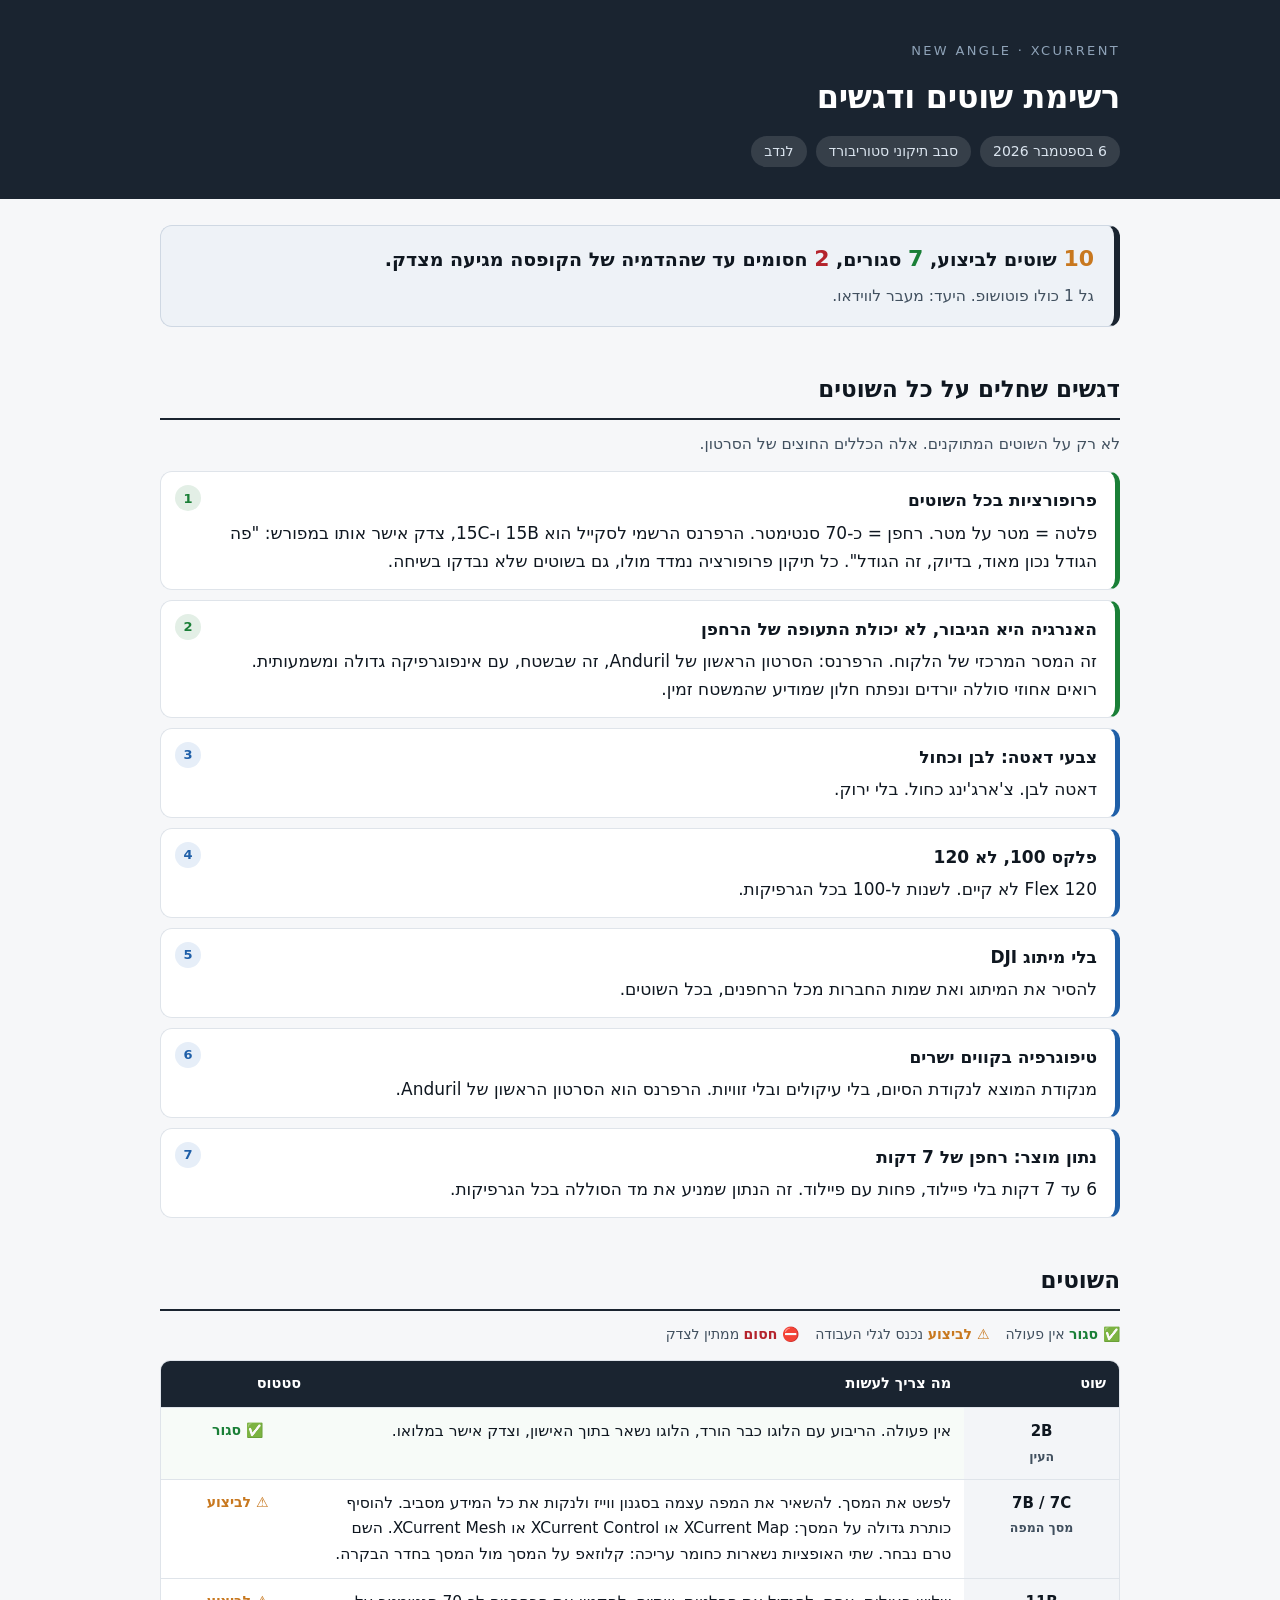
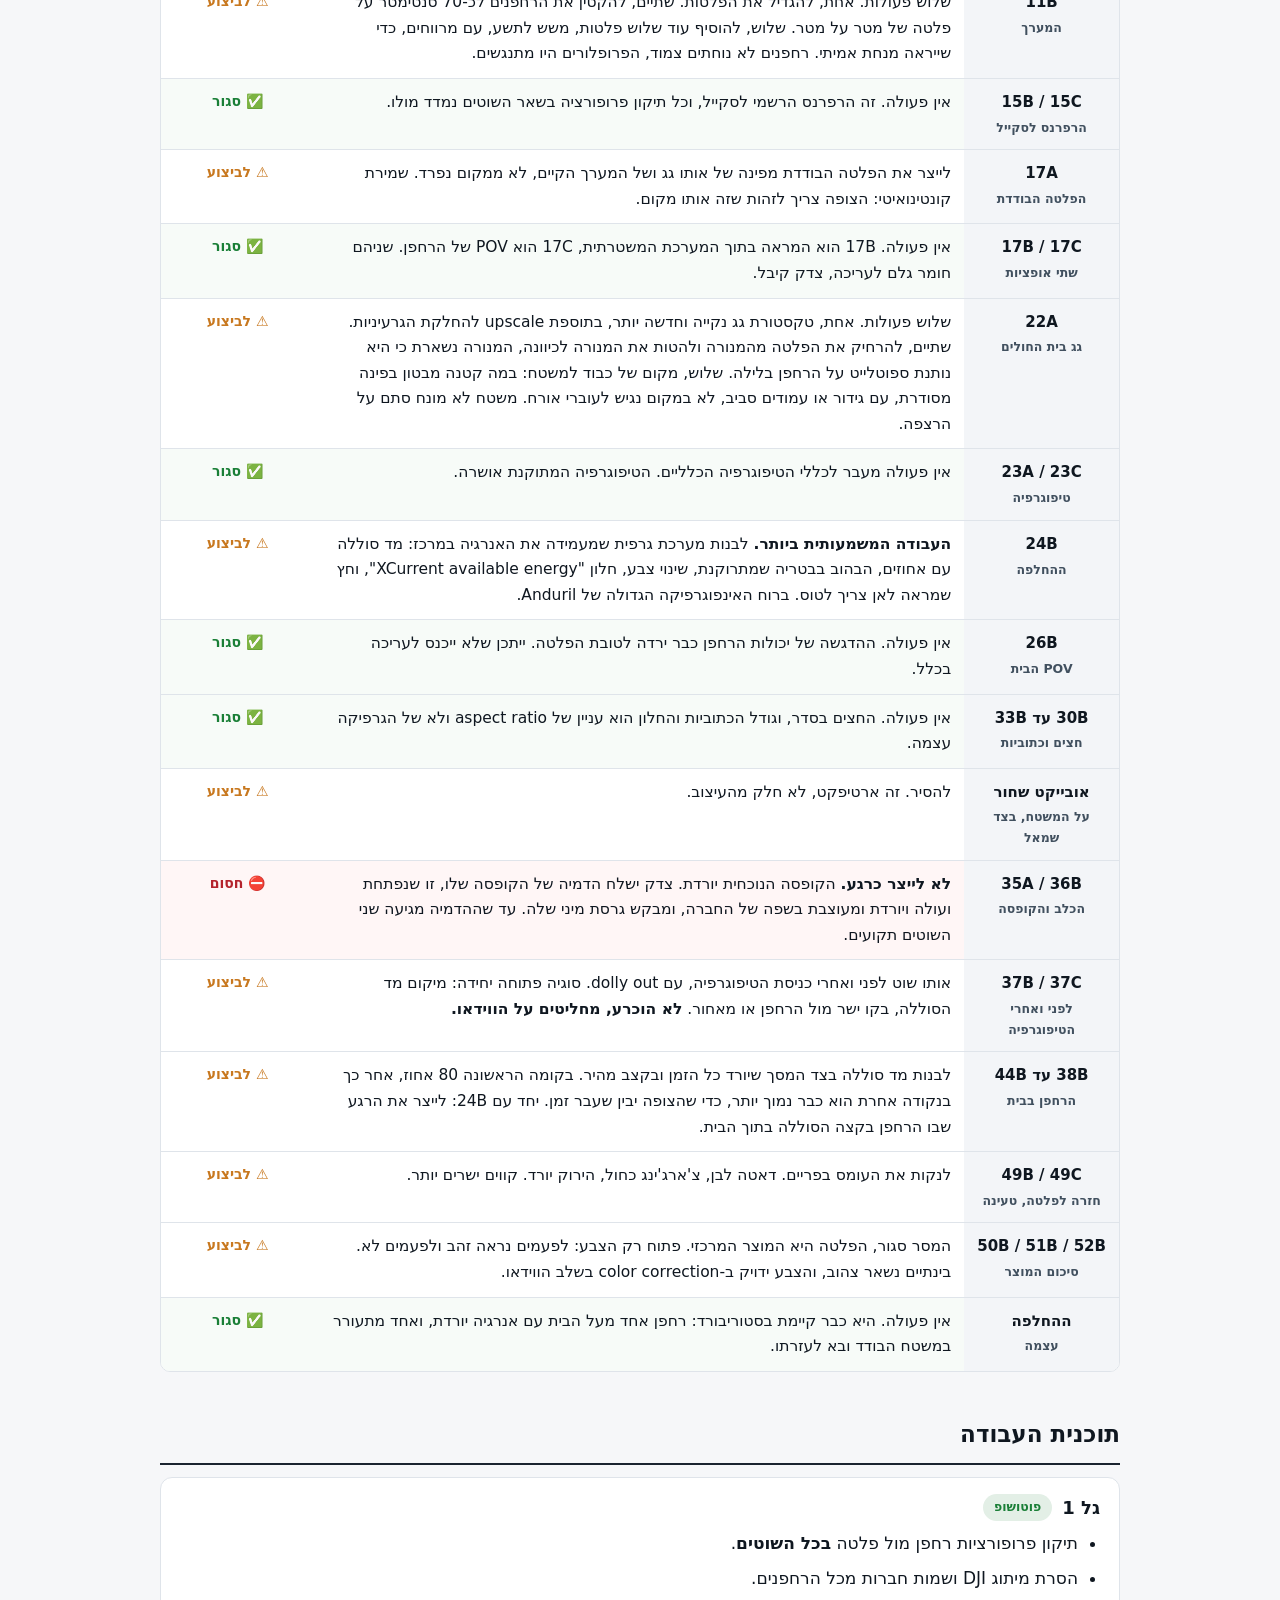
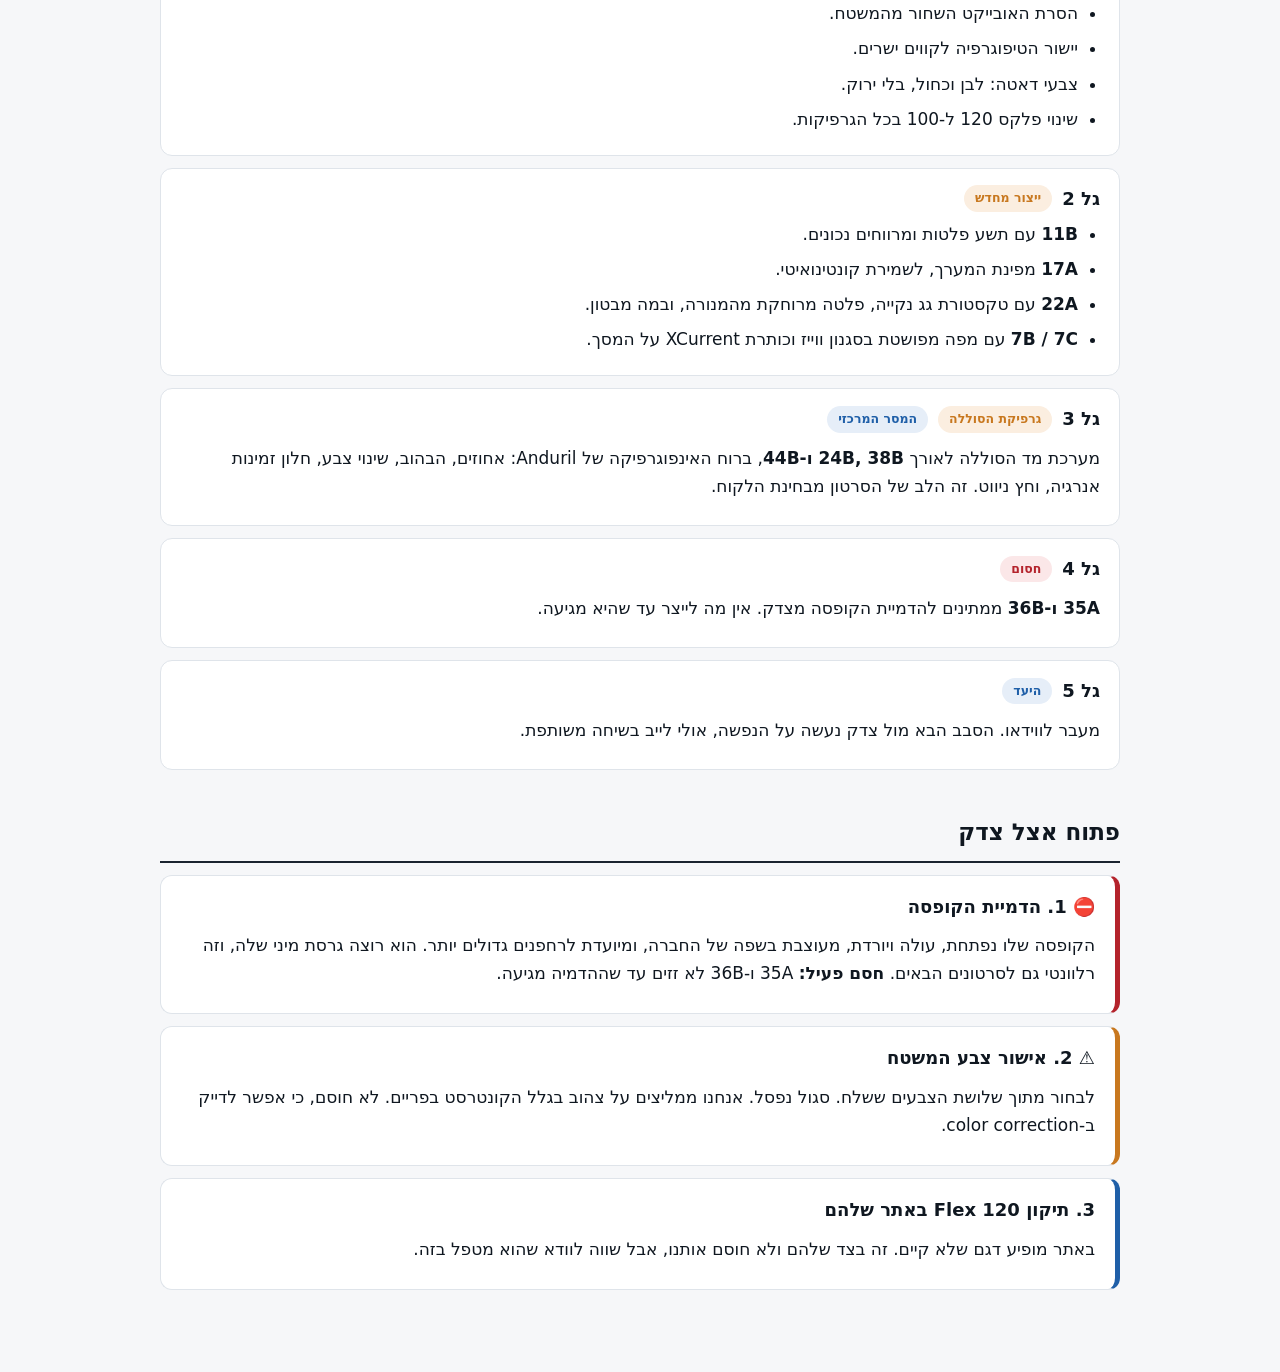
<file: index.html>
<!doctype html>
<html lang="he" dir="rtl">
<head>
<meta charset="utf-8">
<meta name="robots" content="noindex, nofollow">
<meta name="viewport" content="width=device-width, initial-scale=1">
<title>XCurrent | רשימת שוטים ודגשים 6.9.26</title>
<style>
  :root{
    --ink:#0f1720; --ink-soft:#41505f; --line:#dfe4ea; --bg:#f6f7f9; --card:#ffffff;
    --navy:#1a2430; --amber:#c8781f; --green:#1a7f37; --red:#b4232c; --blue:#1f5fa8;
  }
  *{box-sizing:border-box}
  html,body{overflow-x:hidden}
  body{margin:0;background:var(--bg);color:var(--ink);
    font-family:"Heebo","Assistant","Rubik","Segoe UI",system-ui,-apple-system,sans-serif;
    direction:rtl;text-align:right;line-height:1.65;font-size:17px}
  .wrap{max-width:1000px;margin:0 auto;padding:0 20px 70px}
  header{background:var(--navy);color:#fff;padding:40px 0 32px;margin-bottom:26px}
  header .wrap{padding-bottom:0}
  .eyebrow{font-size:13px;letter-spacing:.18em;color:#8fa3b8;margin:0 0 10px}
  h1{margin:0 0 12px;font-size:32px;font-weight:800;letter-spacing:-.01em}
  .meta{display:flex;gap:9px;flex-wrap:wrap;margin:0;font-size:14px}
  .meta span{background:rgba(255,255,255,.12);color:#dbe5ef;padding:4px 13px;border-radius:99px}
  h2{font-size:23px;margin:44px 0 12px;padding-bottom:9px;border-bottom:2px solid var(--navy)}
  h3{font-size:18px;margin:22px 0 10px}
  p{margin:10px 0}
  .lead{color:var(--ink-soft);font-size:15.5px;margin:6px 0 0}
  .card{background:var(--card);border:1px solid var(--line);border-radius:12px;padding:16px 20px;margin:12px 0}
  .card.hot{border-right:5px solid var(--red)}
  .card.wait{border-right:5px solid var(--amber)}
  .card.info{border-right:5px solid var(--blue)}
  .card h3{margin-top:0}
  ul,ol{margin:10px 0;padding-right:22px}
  li{margin:7px 0}
  .rules{counter-reset:r;list-style:none;padding:0;margin:14px 0}
  .rules li{counter-increment:r;background:var(--card);border:1px solid var(--line);
    border-right:5px solid var(--blue);border-radius:12px;padding:14px 18px 14px 52px;margin:10px 0;position:relative}
  .rules li b{display:block;font-size:17px;margin-bottom:4px}
  .rules li::before{content:counter(r);position:absolute;left:14px;top:13px;
    background:#e6eef8;color:var(--blue);font-weight:800;font-size:13px;
    width:26px;height:26px;border-radius:50%;display:flex;align-items:center;justify-content:center}
  .rules li.key{border-right-color:var(--green)}
  .rules li.key::before{background:#e3efe6;color:var(--green)}
  .tablewrap{overflow-x:auto;-webkit-overflow-scrolling:touch;margin:14px 0;
    border:1px solid var(--line);border-radius:10px;background:var(--card)}
  table{width:100%;border-collapse:collapse;font-size:15.5px;min-width:640px}
  th,td{padding:11px 13px;text-align:right;border-bottom:1px solid var(--line);vertical-align:top}
  th{background:var(--navy);color:#fff;font-weight:600;font-size:14.5px}
  tr:last-child td{border-bottom:none}
  .shots td:first-child{font-weight:800;white-space:nowrap;text-align:center;background:#f3f5f8;font-size:15px}
  .shots td:first-child small{display:block;font-weight:600;color:var(--ink-soft);font-size:12.5px;white-space:normal;margin-top:3px}
  .shots th:nth-child(1){width:16%}
  .shots th:nth-child(2){width:68%}
  .shots th:nth-child(3){width:16%}
  .st{white-space:nowrap;font-weight:800;font-size:14px;text-align:center}
  .st.ok{color:var(--green)}
  .st.todo{color:var(--amber)}
  .st.block{color:var(--red)}
  tr.blocked td{background:#fff6f6}
  tr.done td{background:#f7fbf8}
  .note{color:var(--ink-soft);font-size:15px}
  q{quotes:'"' '"'}
  .legend{display:flex;gap:16px;flex-wrap:wrap;font-size:14px;color:var(--ink-soft);margin:10px 0 0}
  .summary{background:#eef2f7;border:1px solid #cfd8e3;border-right:6px solid var(--navy);
    border-radius:12px;padding:16px 20px;margin:0 0 4px}
  .summary p{margin:0}
  .summary p+p{margin-top:8px}
  .summary .headline{font-size:19px;font-weight:600;line-height:1.55}
  .summary .num{font-weight:800;font-size:22px;color:var(--navy)}
  .summary .num.ok{color:var(--green)}
  .summary .num.todo{color:var(--amber)}
  .summary .num.block{color:var(--red)}
  .summary .sub{color:var(--ink-soft);font-size:15.5px}
  .wave{background:var(--card);border:1px solid var(--line);border-radius:12px;padding:15px 19px;margin:12px 0}
  .wave h3{margin:0 0 6px;display:flex;align-items:center;gap:10px;flex-wrap:wrap}
  .wave ul{margin:6px 0 0}
  .pill{font-size:12.5px;font-weight:800;padding:3px 11px;border-radius:99px;background:#e8ecf1;color:var(--ink-soft)}
  .pill.free{background:#e3efe6;color:var(--green)}
  .pill.cost{background:#fbeee0;color:var(--amber)}
  .pill.block{background:#fbe7e8;color:var(--red)}
  .pill.next{background:#e6eef8;color:var(--blue)}
  @media (max-width:720px){
    body{font-size:16px}
    h1{font-size:26px}
    h2{font-size:20px;margin-top:34px}
    .wrap{padding:0 14px 56px}
    .tablewrap{border:none;background:transparent;overflow-x:visible}
    table{min-width:0;font-size:15px}
    .shots thead{position:absolute;width:1px;height:1px;overflow:hidden;clip:rect(0 0 0 0);white-space:nowrap}
    .shots tr{display:block;background:var(--card);border:1px solid var(--line);
      border-right:5px solid var(--amber);border-radius:12px;padding:4px 2px;margin:0 0 12px}
    .shots tr.done{border-right-color:var(--green)}
    .shots tr.blocked{border-right-color:var(--red)}
    .shots td{display:block;border-bottom:none;padding:6px 14px}
    .shots td:first-child{text-align:right;background:transparent;font-size:17px;padding-top:11px}
    .shots td:first-child small{display:inline;margin:0 6px 0 0}
    .shots td.st{text-align:right;padding-bottom:12px}
    .shots tr.done td,.shots tr.blocked td{background:transparent}
    .rules li{padding:14px 16px 14px 46px}
    .summary{padding:14px 15px;border-right-width:5px}
    .summary .headline{font-size:17px}
    .summary .num{font-size:19px}
    .summary .sub{font-size:15px}
  }
  @media print{
    body{background:#fff;font-size:12pt}
    header{background:var(--navy) !important;-webkit-print-color-adjust:exact;print-color-adjust:exact;padding:22px 0}
    th{background:var(--navy) !important;-webkit-print-color-adjust:exact;print-color-adjust:exact}
    .card,.wave,.rules li,table{break-inside:avoid;page-break-inside:avoid}
    h2{break-after:avoid}
    .wrap{max-width:none;padding:0 8mm}
    .tablewrap{overflow:visible}
  }
</style>
</head>
<body>

<header>
  <div class="wrap">
    <p class="eyebrow">NEW ANGLE · XCURRENT</p>
    <h1>רשימת שוטים ודגשים</h1>
    <div class="meta">
      <span>6 בספטמבר 2026</span>
      <span>סבב תיקוני סטוריבורד</span>
      <span>לנדב</span>
    </div>
  </div>
</header>

<div class="wrap">

  <div class="summary">
    <p class="headline"><span class="num todo">10</span> שוטים לביצוע, <span class="num ok">7</span> סגורים, <span class="num block">2</span> חסומים עד שההדמיה של הקופסה מגיעה מצדק.</p>
    <p class="sub">גל 1 כולו פוטושופ. היעד: מעבר לווידאו.</p>
  </div>

  <h2>דגשים שחלים על כל השוטים</h2>
  <p class="lead">לא רק על השוטים המתוקנים. אלה הכללים החוצים של הסרטון.</p>

  <ol class="rules">
    <li class="key">
      <b>פרופורציות בכל השוטים</b>
      פלטה = מטר על מטר. רחפן = כ-70 סנטימטר. הרפרנס הרשמי לסקייל הוא 15B ו-15C, צדק אישר אותו במפורש: <q>פה הגודל נכון מאוד, בדיוק, זה הגודל</q>. כל תיקון פרופורציה נמדד מולו, גם בשוטים שלא נבדקו בשיחה.
    </li>
    <li class="key">
      <b>האנרגיה היא הגיבור, לא יכולת התעופה של הרחפן</b>
      זה המסר המרכזי של הלקוח. הרפרנס: הסרטון הראשון של Anduril, זה שבשטח, עם אינפוגרפיקה גדולה ומשמעותית. רואים אחוזי סוללה יורדים ונפתח חלון שמודיע שהמשטח זמין.
    </li>
    <li>
      <b>צבעי דאטה: לבן וכחול</b>
      דאטה לבן. צ'ארג'ינג כחול. בלי ירוק.
    </li>
    <li>
      <b>פלקס 100, לא 120</b>
      Flex 120 לא קיים. לשנות ל-100 בכל הגרפיקות.
    </li>
    <li>
      <b>בלי מיתוג DJI</b>
      להסיר את המיתוג ואת שמות החברות מכל הרחפנים, בכל השוטים.
    </li>
    <li>
      <b>טיפוגרפיה בקווים ישרים</b>
      מנקודת המוצא לנקודת הסיום, בלי עיקולים ובלי זוויות. הרפרנס הוא הסרטון הראשון של Anduril.
    </li>
    <li>
      <b>נתון מוצר: רחפן של 7 דקות</b>
      6 עד 7 דקות בלי פיילוד, פחות עם פיילוד. זה הנתון שמניע את מד הסוללה בכל הגרפיקות.
    </li>
  </ol>

  <h2>השוטים</h2>
  <div class="legend">
    <span><b class="st ok">✅ סגור</b> אין פעולה</span>
    <span><b class="st todo">⚠️ לביצוע</b> נכנס לגלי העבודה</span>
    <span><b class="st block">⛔ חסום</b> ממתין לצדק</span>
  </div>

  <div class="tablewrap">
  <table class="shots">
    <thead>
      <tr><th>שוט</th><th>מה צריך לעשות</th><th>סטטוס</th></tr>
    </thead>
    <tbody>

      <tr class="done">
        <td>2B<small>העין</small></td>
        <td>אין פעולה. הריבוע עם הלוגו כבר הורד, הלוגו נשאר בתוך האישון, וצדק אישר במלואו.</td>
        <td class="st ok">✅ סגור</td>
      </tr>

      <tr>
        <td>7B / 7C<small>מסך המפה</small></td>
        <td>לפשט את המסך. להשאיר את המפה עצמה בסגנון ווייז ולנקות את כל המידע מסביב. להוסיף כותרת גדולה על המסך: XCurrent Map או XCurrent Control או XCurrent Mesh. השם טרם נבחר. שתי האופציות נשארות כחומר עריכה: קלוזאפ על המסך מול המסך בחדר הבקרה.</td>
        <td class="st todo">⚠️ לביצוע</td>
      </tr>

      <tr>
        <td>11B<small>המערך</small></td>
        <td>שלוש פעולות. אחת, להגדיל את הפלטות. שתיים, להקטין את הרחפנים לכ-70 סנטימטר על פלטה של מטר על מטר. שלוש, להוסיף עוד שלוש פלטות, משש לתשע, עם מרווחים, כדי שייראה מנחת אמיתי. רחפנים לא נוחתים צמוד, הפרופלורים היו מתנגשים.</td>
        <td class="st todo">⚠️ לביצוע</td>
      </tr>

      <tr class="done">
        <td>15B / 15C<small>הרפרנס לסקייל</small></td>
        <td>אין פעולה. זה הרפרנס הרשמי לסקייל, וכל תיקון פרופורציה בשאר השוטים נמדד מולו.</td>
        <td class="st ok">✅ סגור</td>
      </tr>

      <tr>
        <td>17A<small>הפלטה הבודדת</small></td>
        <td>לייצר את הפלטה הבודדת מפינה של אותו גג ושל המערך הקיים, לא ממקום נפרד. שמירת קונטינואיטי: הצופה צריך לזהות שזה אותו מקום.</td>
        <td class="st todo">⚠️ לביצוע</td>
      </tr>

      <tr class="done">
        <td>17B / 17C<small>שתי אופציות</small></td>
        <td>אין פעולה. 17B הוא המראה בתוך המערכת המשטרתית, 17C הוא POV של הרחפן. שניהם חומר גלם לעריכה, צדק קיבל.</td>
        <td class="st ok">✅ סגור</td>
      </tr>

      <tr>
        <td>22A<small>גג בית החולים</small></td>
        <td>שלוש פעולות. אחת, טקסטורת גג נקייה וחדשה יותר, בתוספת upscale להחלקת הגרעיניות. שתיים, להרחיק את הפלטה מהמנורה ולהטות את המנורה לכיוונה, המנורה נשארת כי היא נותנת ספוטלייט על הרחפן בלילה. שלוש, מקום של כבוד למשטח: במה קטנה מבטון בפינה מסודרת, עם גידור או עמודים סביב, לא במקום נגיש לעוברי אורח. משטח לא מונח סתם על הרצפה.</td>
        <td class="st todo">⚠️ לביצוע</td>
      </tr>

      <tr class="done">
        <td>23A / 23C<small>טיפוגרפיה</small></td>
        <td>אין פעולה מעבר לכללי הטיפוגרפיה הכלליים. הטיפוגרפיה המתוקנת אושרה.</td>
        <td class="st ok">✅ סגור</td>
      </tr>

      <tr>
        <td>24B<small>ההחלפה</small></td>
        <td><strong>העבודה המשמעותית ביותר.</strong> לבנות מערכת גרפית שמעמידה את האנרגיה במרכז: מד סוללה עם אחוזים, הבהוב בבטריה שמתרוקנת, שינוי צבע, חלון <q>XCurrent available energy</q>, וחץ שמראה לאן צריך לטוס. ברוח האינפוגרפיקה הגדולה של Anduril.</td>
        <td class="st todo">⚠️ לביצוע</td>
      </tr>

      <tr class="done">
        <td>26B<small>POV הבית</small></td>
        <td>אין פעולה. ההדגשה של יכולות הרחפן כבר ירדה לטובת הפלטה. ייתכן שלא ייכנס לעריכה בכלל.</td>
        <td class="st ok">✅ סגור</td>
      </tr>

      <tr class="done">
        <td>30B עד 33B<small>חצים וכתוביות</small></td>
        <td>אין פעולה. החצים בסדר, וגודל הכתוביות והחלון הוא עניין של aspect ratio ולא של הגרפיקה עצמה.</td>
        <td class="st ok">✅ סגור</td>
      </tr>

      <tr>
        <td>אובייקט שחור<small>על המשטח, בצד שמאל</small></td>
        <td>להסיר. זה ארטיפקט, לא חלק מהעיצוב.</td>
        <td class="st todo">⚠️ לביצוע</td>
      </tr>

      <tr class="blocked">
        <td>35A / 36B<small>הכלב והקופסה</small></td>
        <td><strong>לא לייצר כרגע.</strong> הקופסה הנוכחית יורדת. צדק ישלח הדמיה של הקופסה שלו, זו שנפתחת ועולה ויורדת ומעוצבת בשפה של החברה, ומבקש גרסת מיני שלה. עד שההדמיה מגיעה שני השוטים תקועים.</td>
        <td class="st block">⛔ חסום</td>
      </tr>

      <tr>
        <td>37B / 37C<small>לפני ואחרי הטיפוגרפיה</small></td>
        <td>אותו שוט לפני ואחרי כניסת הטיפוגרפיה, עם dolly out. סוגיה פתוחה יחידה: מיקום מד הסוללה, בקו ישר מול הרחפן או מאחור. <strong>לא הוכרע, מחליטים על הווידאו.</strong></td>
        <td class="st todo">⚠️ לביצוע</td>
      </tr>

      <tr>
        <td>38B עד 44B<small>הרחפן בבית</small></td>
        <td>לבנות מד סוללה בצד המסך שיורד כל הזמן ובקצב מהיר. בקומה הראשונה 80 אחוז, אחר כך בנקודה אחרת הוא כבר נמוך יותר, כדי שהצופה יבין שעבר זמן. יחד עם 24B: לייצר את הרגע שבו הרחפן בקצה הסוללה בתוך הבית.</td>
        <td class="st todo">⚠️ לביצוע</td>
      </tr>

      <tr>
        <td>49B / 49C<small>חזרה לפלטה, טעינה</small></td>
        <td>לנקות את העומס בפריים. דאטה לבן, צ'ארג'ינג כחול, הירוק יורד. קווים ישרים יותר.</td>
        <td class="st todo">⚠️ לביצוע</td>
      </tr>

      <tr>
        <td>50B / 51B / 52B<small>סיכום המוצר</small></td>
        <td>המסר סגור, הפלטה היא המוצר המרכזי. פתוח רק הצבע: לפעמים נראה זהב ולפעמים לא. בינתיים נשאר צהוב, והצבע ידויק ב-color correction בשלב הווידאו.</td>
        <td class="st todo">⚠️ לביצוע</td>
      </tr>

      <tr class="done">
        <td>ההחלפה<small>עצמה</small></td>
        <td>אין פעולה. היא כבר קיימת בסטוריבורד: רחפן אחד מעל הבית עם אנרגיה יורדת, ואחד מתעורר במשטח הבודד ובא לעזרתו.</td>
        <td class="st ok">✅ סגור</td>
      </tr>

    </tbody>
  </table>
  </div>

  <h2>תוכנית העבודה</h2>

  <div class="wave">
    <h3>גל 1 <span class="pill free">פוטושופ</span></h3>
    <ul>
      <li>תיקון פרופורציות רחפן מול פלטה <strong>בכל השוטים</strong>.</li>
      <li>הסרת מיתוג DJI ושמות חברות מכל הרחפנים.</li>
      <li>הסרת האובייקט השחור מהמשטח.</li>
      <li>יישור הטיפוגרפיה לקווים ישרים.</li>
      <li>צבעי דאטה: לבן וכחול, בלי ירוק.</li>
      <li>שינוי פלקס 120 ל-100 בכל הגרפיקות.</li>
    </ul>
  </div>

  <div class="wave">
    <h3>גל 2 <span class="pill cost">ייצור מחדש</span></h3>
    <ul>
      <li><strong>11B</strong> עם תשע פלטות ומרווחים נכונים.</li>
      <li><strong>17A</strong> מפינת המערך, לשמירת קונטינואיטי.</li>
      <li><strong>22A</strong> עם טקסטורת גג נקייה, פלטה מרוחקת מהמנורה, ובמה מבטון.</li>
      <li><strong>7B / 7C</strong> עם מפה מפושטת בסגנון ווייז וכותרת XCurrent על המסך.</li>
    </ul>
  </div>

  <div class="wave">
    <h3>גל 3 <span class="pill cost">גרפיקת הסוללה</span> <span class="pill next">המסר המרכזי</span></h3>
    <p>מערכת מד הסוללה לאורך <strong>24B, 38B ו-44B</strong>, ברוח האינפוגרפיקה של Anduril: אחוזים, הבהוב, שינוי צבע, חלון זמינות אנרגיה, וחץ ניווט. זה הלב של הסרטון מבחינת הלקוח.</p>
  </div>

  <div class="wave">
    <h3>גל 4 <span class="pill block">חסום</span></h3>
    <p><strong>35A ו-36B</strong> ממתינים להדמיית הקופסה מצדק. אין מה לייצר עד שהיא מגיעה.</p>
  </div>

  <div class="wave">
    <h3>גל 5 <span class="pill next">היעד</span></h3>
    <p>מעבר לווידאו. הסבב הבא מול צדק נעשה על הנפשה, אולי לייב בשיחה משותפת.</p>
  </div>

  <h2>פתוח אצל צדק</h2>

  <div class="card hot">
    <h3>⛔ 1. הדמיית הקופסה</h3>
    <p>הקופסה שלו נפתחת, עולה ויורדת, מעוצבת בשפה של החברה, ומיועדת לרחפנים גדולים יותר. הוא רוצה גרסת מיני שלה, וזה רלוונטי גם לסרטונים הבאים. <strong>חסם פעיל:</strong> 35A ו-36B לא זזים עד שההדמיה מגיעה.</p>
  </div>

  <div class="card wait">
    <h3>⚠️ 2. אישור צבע המשטח</h3>
    <p>לבחור מתוך שלושת הצבעים ששלח. סגול נפסל. אנחנו ממליצים על צהוב בגלל הקונטרסט בפריים. לא חוסם, כי אפשר לדייק ב-color correction.</p>
  </div>

  <div class="card info">
    <h3>3. תיקון Flex 120 באתר שלהם</h3>
    <p>באתר מופיע דגם שלא קיים. זה בצד שלהם ולא חוסם אותנו, אבל שווה לוודא שהוא מטפל בזה.</p>
  </div>

</div>
</body>
</html>
</file>
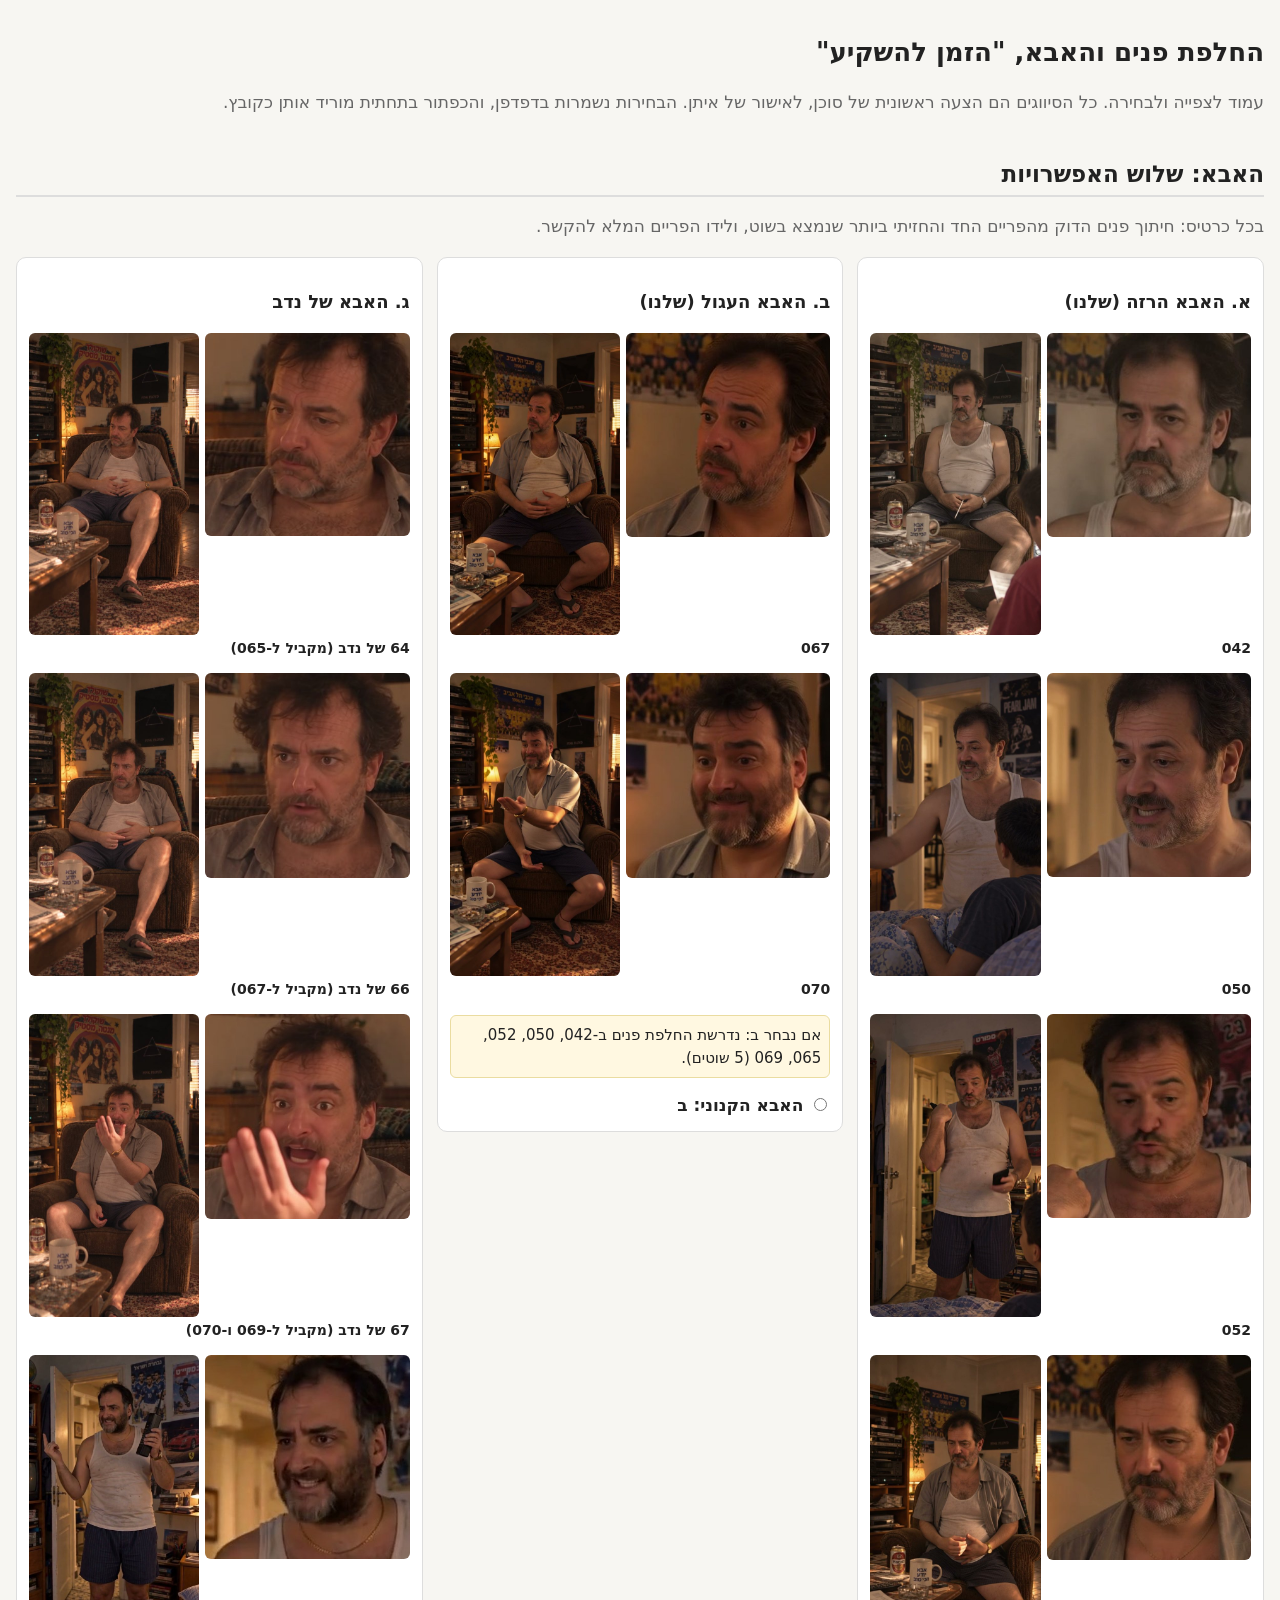
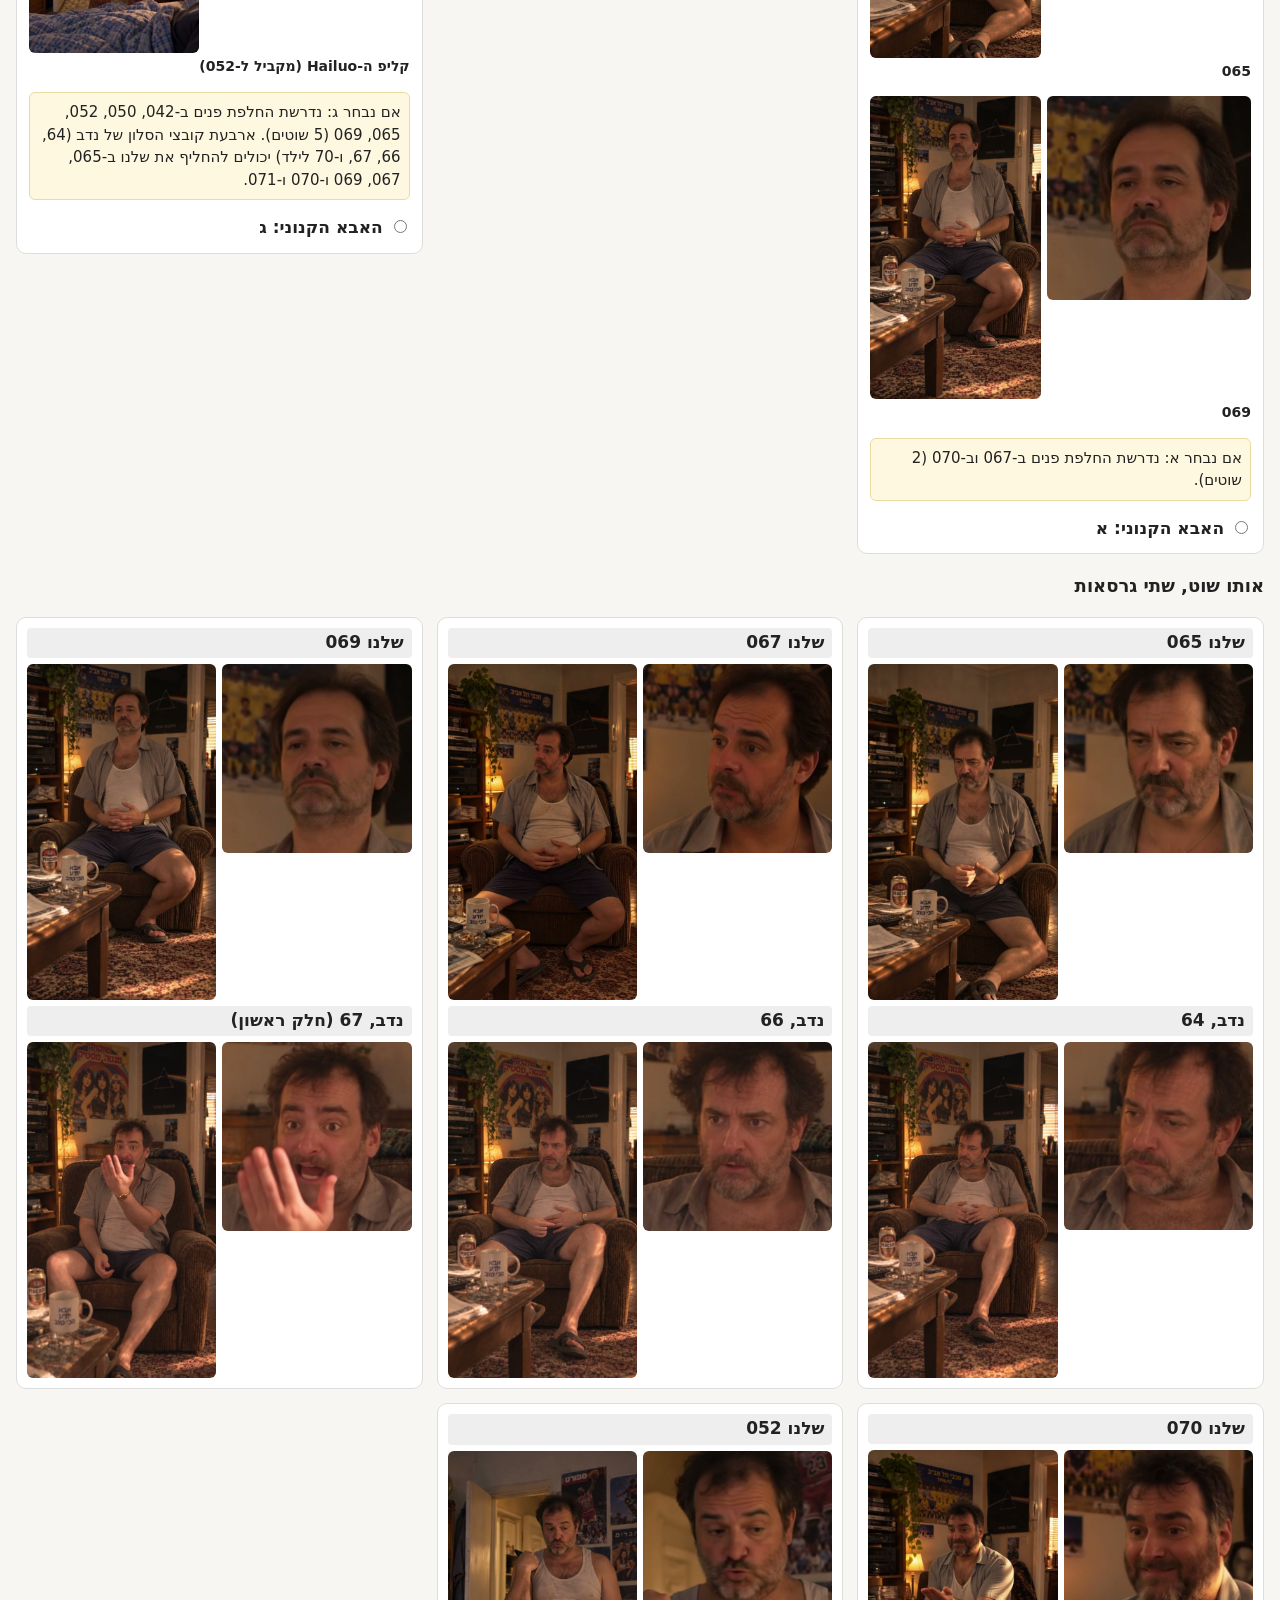
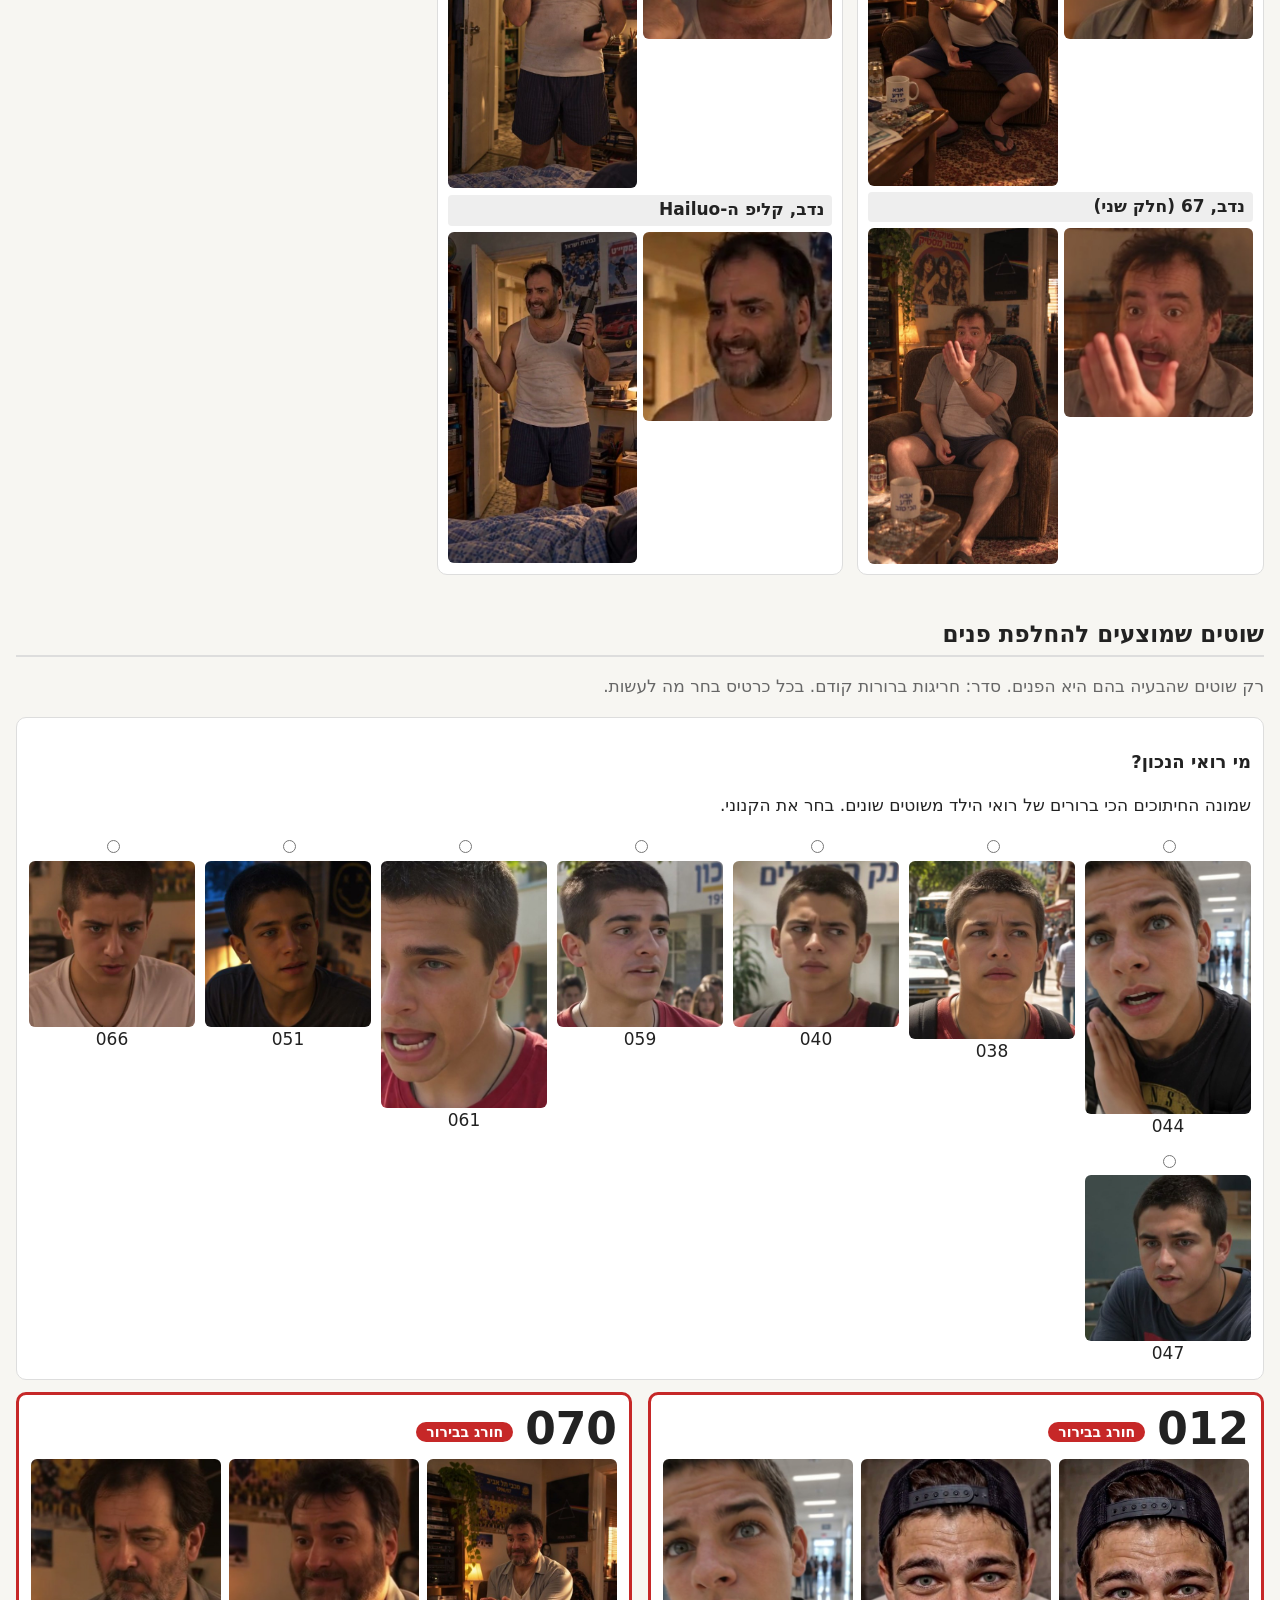
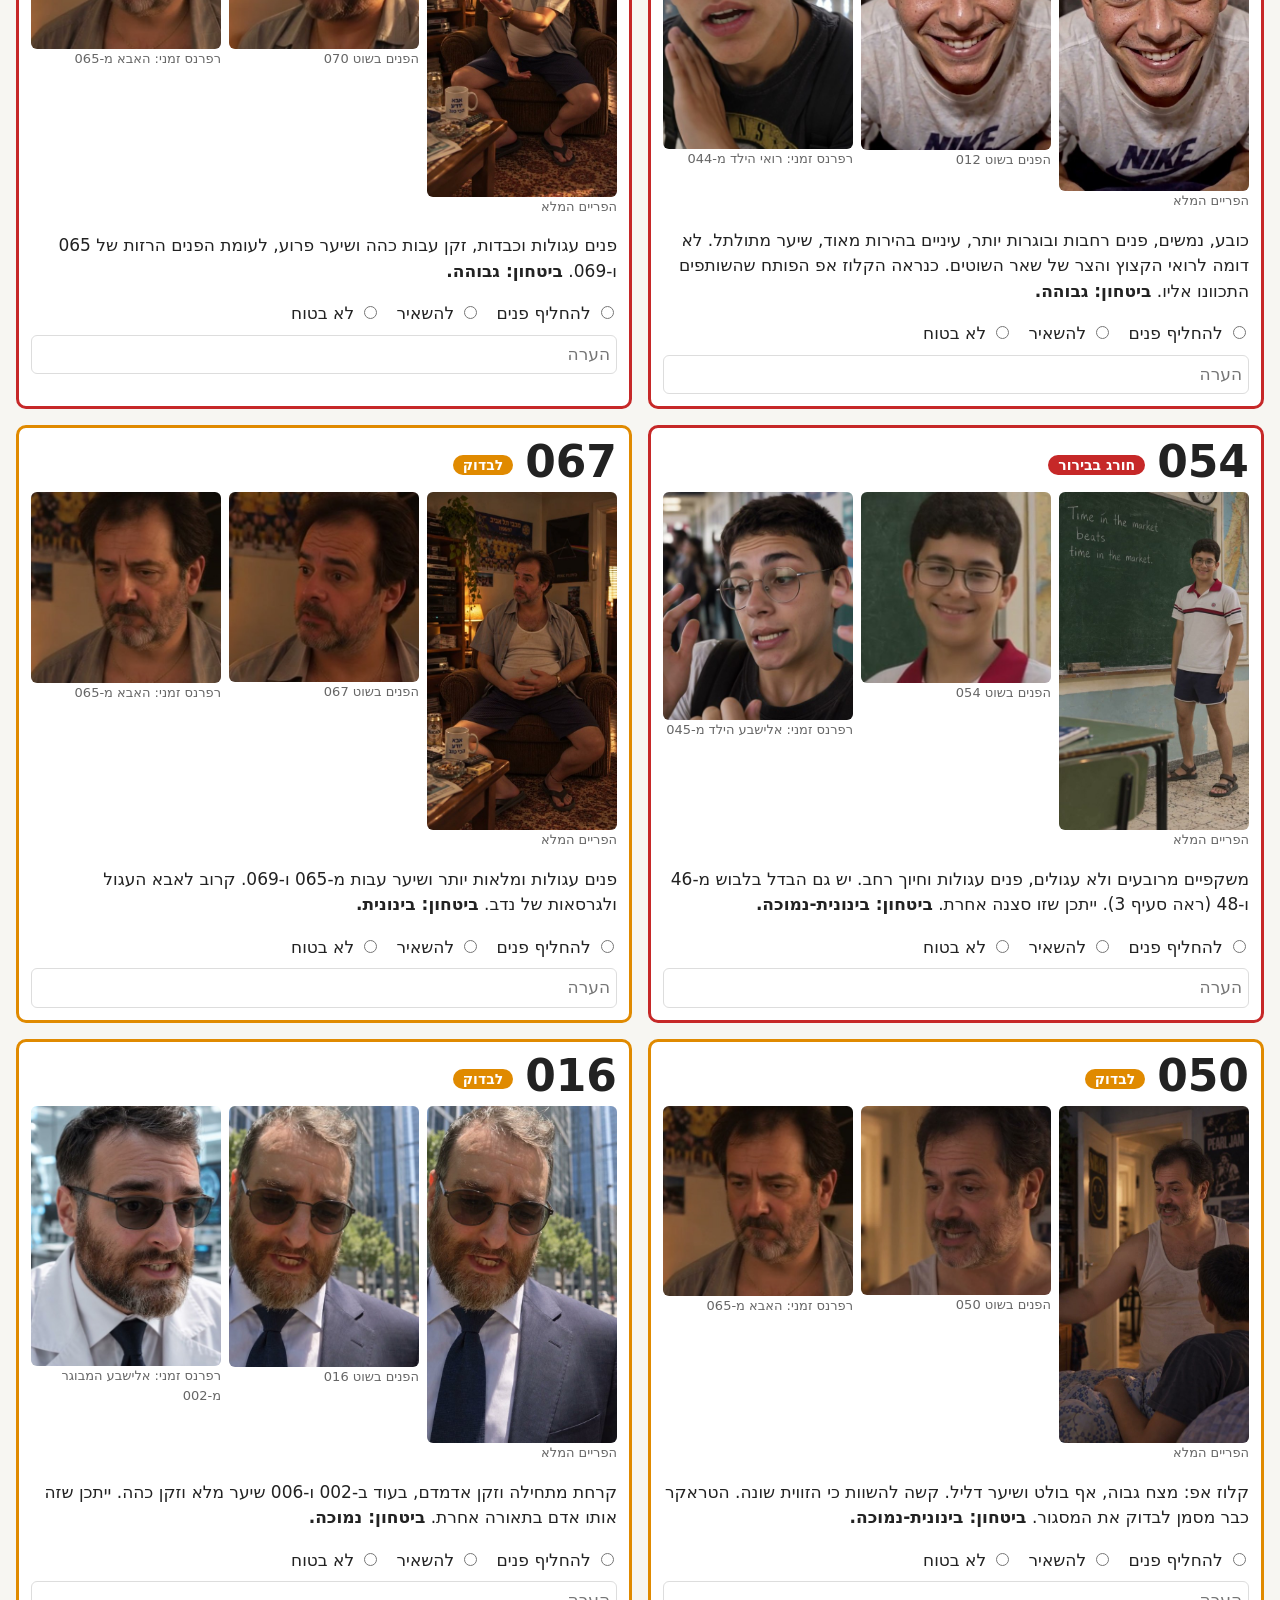
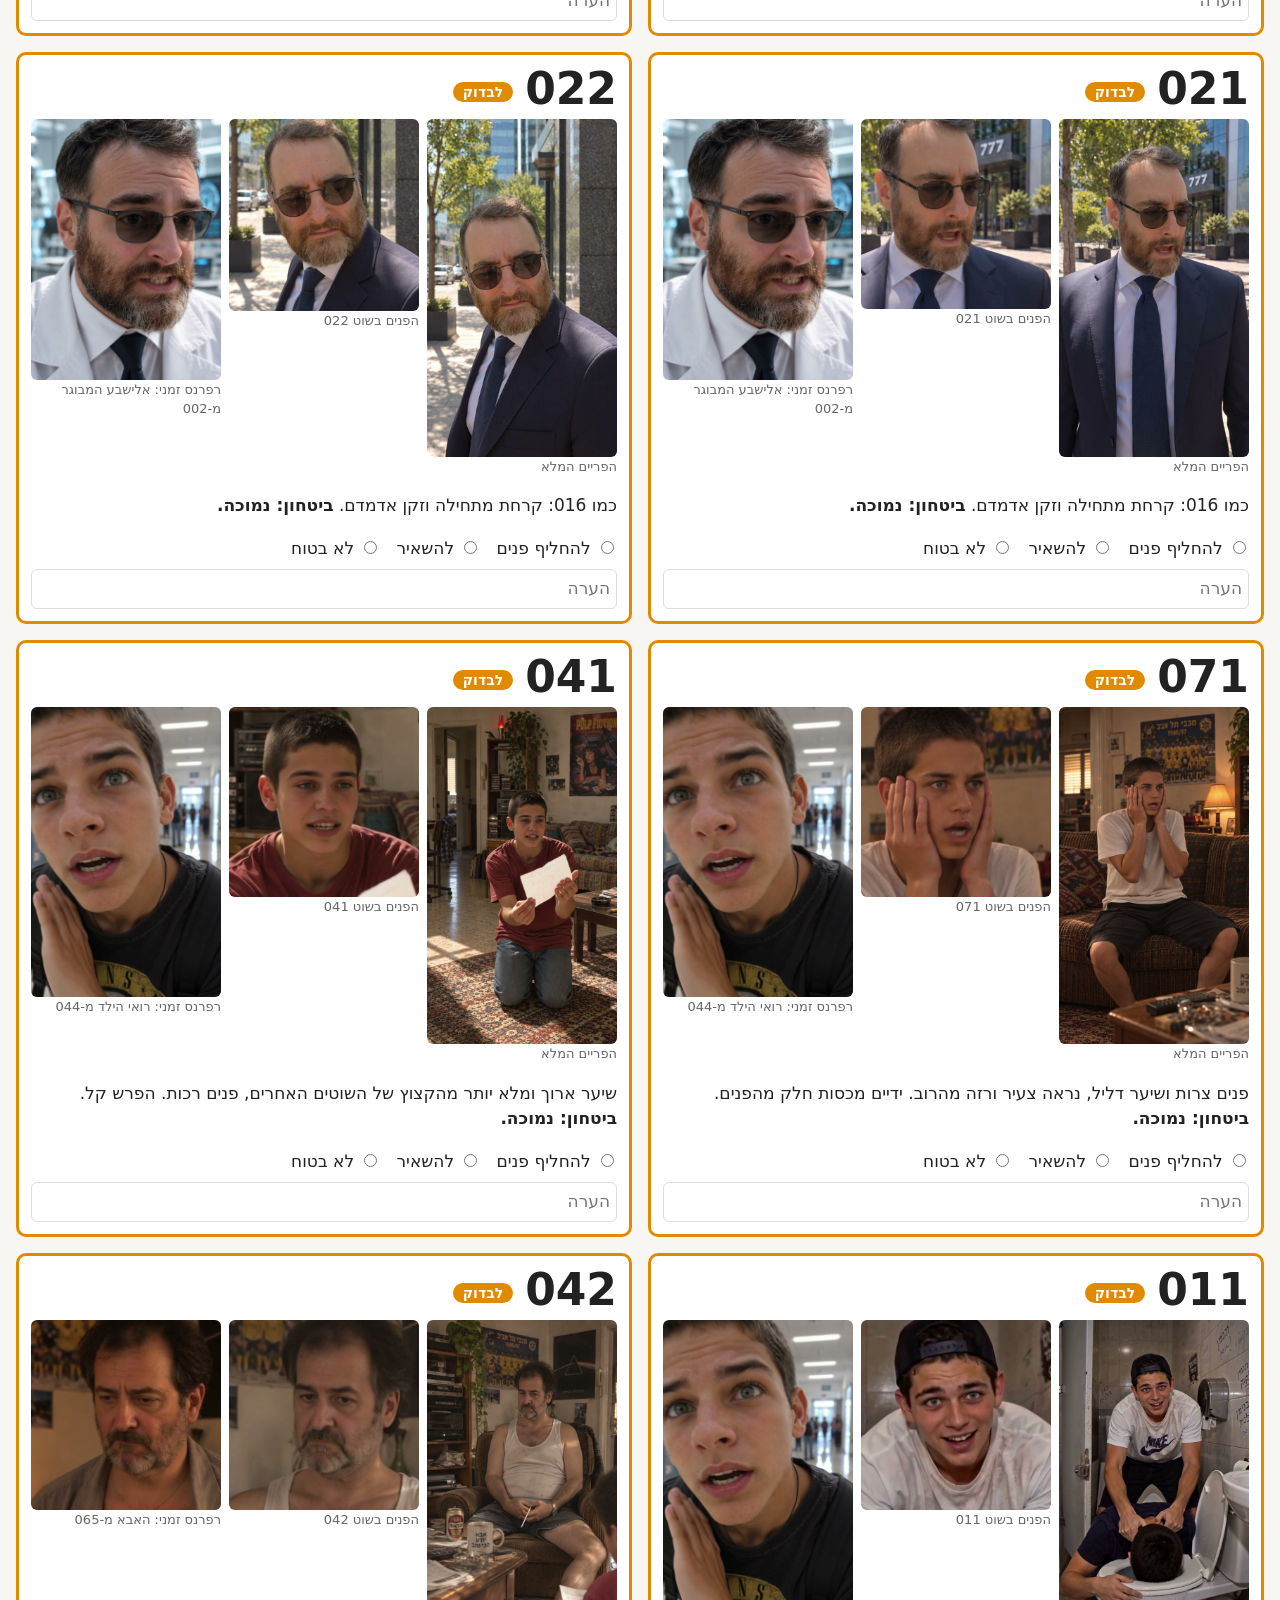
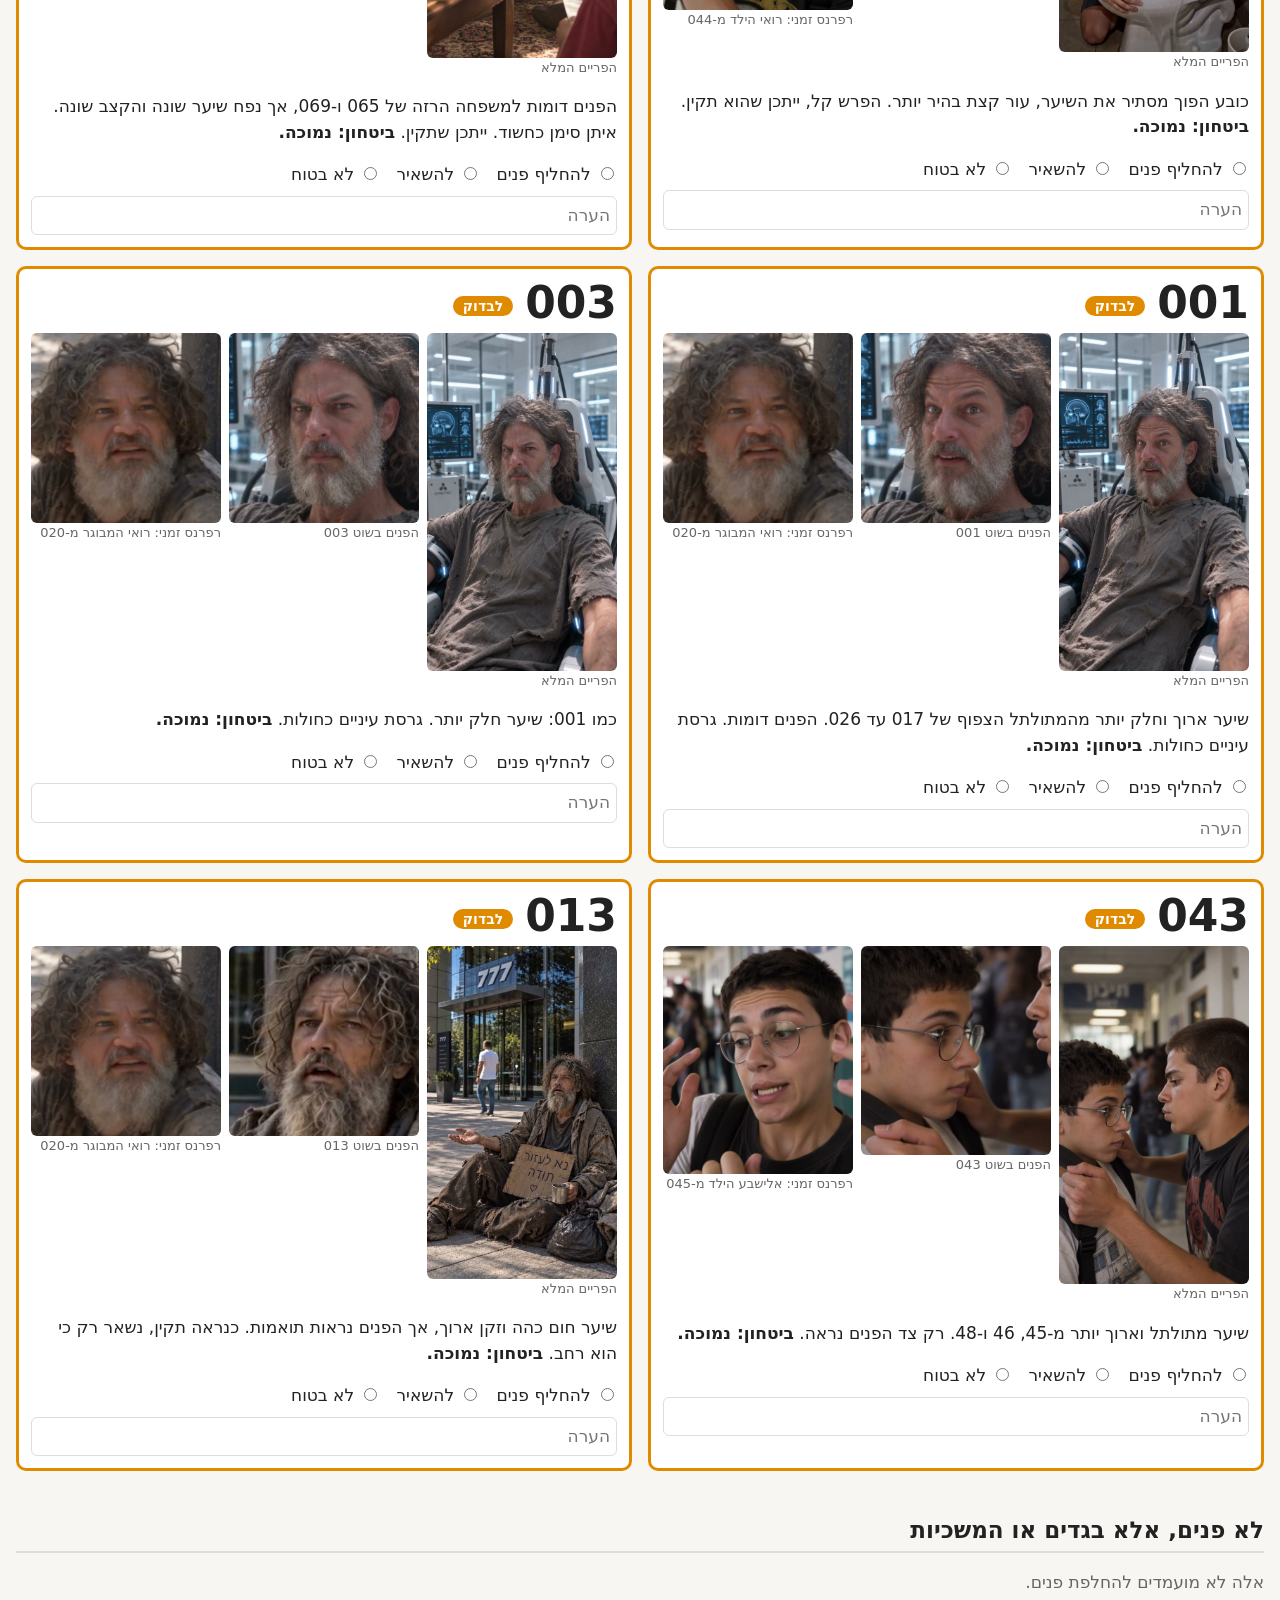
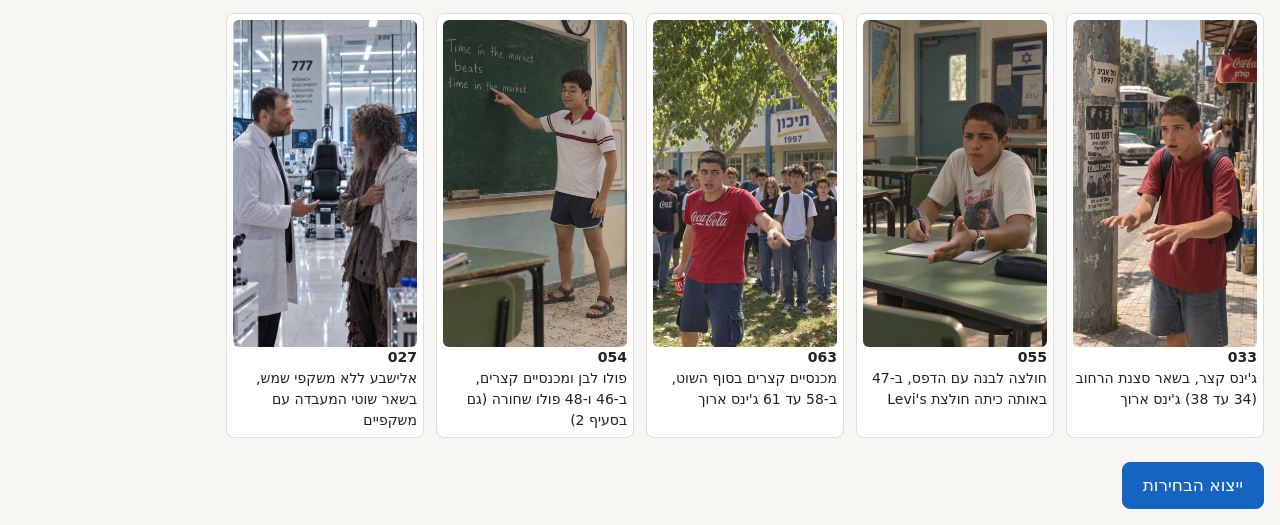
<file: bank-faces-13-10/index.html>
<!doctype html>
<html lang="he" dir="rtl"><head>
<meta name="robots" content="noindex, nofollow"><meta charset="utf-8"><meta name="viewport" content="width=device-width,initial-scale=1">
<title>החלפת פנים והאבא</title>
<style>
:root{--bg:#f7f6f2;--fg:#222;--mut:#666;--line:#ddd;--card:#fff;--x:#c62828;--c:#e08a00}
*{box-sizing:border-box}body{margin:0;background:var(--bg);color:var(--fg);font:17px/1.5 system-ui,Arial,sans-serif;padding:16px}
main{max-width:1300px;margin:0 auto}h1{font-size:26px}h2{font-size:23px;margin:1.8em 0 .3em;border-bottom:2px solid var(--line);padding-bottom:4px}h3{font-size:18px}.lead{color:var(--mut)}
img{display:block;max-width:100%;height:auto;border-radius:6px}
.groups{display:grid;grid-template-columns:repeat(3,1fr);gap:14px;align-items:start}
.g{background:var(--card);border:1px solid var(--line);border-radius:10px;padding:12px}
.p{margin:0 0 14px}.pf{display:grid;grid-template-columns:1.2fr 1fr;gap:6px;align-items:start}.p figcaption{font-size:14px;margin-top:3px}
.cons{background:#fff8e1;border:1px solid #eadca0;border-radius:6px;padding:8px;font-size:15px}.rad{display:block;font-weight:600;margin-top:8px}
.pairs{display:grid;grid-template-columns:repeat(auto-fit,minmax(340px,1fr));gap:14px}.pair{display:grid;grid-template-columns:1fr 1fr;gap:6px;background:var(--card);border:1px solid var(--line);border-radius:10px;padding:10px}.ph{grid-column:1/-1;font-weight:700;background:#eee;padding:2px 8px;border-radius:4px}
.roi{background:var(--card);border:1px solid var(--line);border-radius:10px;padding:12px;margin:12px 0}.canon{display:grid;grid-template-columns:repeat(auto-fill,minmax(150px,1fr));gap:10px}.cn{display:block;text-align:center}
.cards{display:grid;grid-template-columns:repeat(auto-fit,minmax(480px,1fr));gap:16px}
.card{background:var(--card);border:3px solid var(--line);border-radius:10px;padding:12px}.card.x{border-color:var(--x)}.card.c{border-color:var(--c)}
.num{font-size:44px;font-weight:800;line-height:1;margin-bottom:8px}.v{font-size:14px;font-weight:600;color:#fff;border-radius:10px;padding:2px 10px;margin-inline-start:12px;vertical-align:middle}.v.x{background:var(--x)}.v.c{background:var(--c)}
.imgs{display:grid;grid-template-columns:1fr 1fr 1fr;gap:8px}.imgs figure{margin:0}.imgs figcaption{font-size:13px;color:var(--mut)}
.ch{display:flex;gap:16px;flex-wrap:wrap;margin:8px 0}.note{width:100%;font:inherit;padding:6px;border:1px solid var(--line);border-radius:6px}
.cont{display:grid;grid-template-columns:repeat(auto-fill,minmax(180px,1fr));gap:12px}.cont figure{margin:0;background:var(--card);border:1px solid var(--line);border-radius:8px;padding:6px;font-size:14px}
button{font:inherit;padding:10px 20px;border-radius:8px;border:1px solid #1565c0;background:#1565c0;color:#fff;cursor:pointer;margin-top:24px}
@media (max-width:900px){.groups{grid-template-columns:1fr}}
@media (max-width:560px){.cards{grid-template-columns:1fr}.imgs{grid-template-columns:1fr 1fr}.pairs{grid-template-columns:1fr}}
</style></head><body><main>
<h1>החלפת פנים והאבא, "הזמן להשקיע"</h1>
<p class="lead">עמוד לצפייה ולבחירה. כל הסיווגים הם הצעה ראשונית של סוכן, לאישור של איתן. הבחירות נשמרות בדפדפן, והכפתור בתחתית מוריד אותן כקובץ.</p>
<section><h2>האבא: שלוש האפשרויות</h2><p class="lead">בכל כרטיס: חיתוך פנים הדוק מהפריים החד והחזיתי ביותר שנמצא בשוט, ולידו הפריים המלא להקשר.</p>
<div class="groups">
<div class="g"><h3>א. האבא הרזה (שלנו)</h3><figure class="p"><div class="pf"><img class="fc" loading="lazy" src="img/fc_s042.jpg" alt=""><img class="ff" loading="lazy" src="img/ff_s042.jpg" alt=""></div><figcaption><b>042</b></figcaption></figure><figure class="p"><div class="pf"><img class="fc" loading="lazy" src="img/fc_s050.jpg" alt=""><img class="ff" loading="lazy" src="img/ff_s050.jpg" alt=""></div><figcaption><b>050</b></figcaption></figure><figure class="p"><div class="pf"><img class="fc" loading="lazy" src="img/fc_s052.jpg" alt=""><img class="ff" loading="lazy" src="img/ff_s052.jpg" alt=""></div><figcaption><b>052</b></figcaption></figure><figure class="p"><div class="pf"><img class="fc" loading="lazy" src="img/fc_s065.jpg" alt=""><img class="ff" loading="lazy" src="img/ff_s065.jpg" alt=""></div><figcaption><b>065</b></figcaption></figure><figure class="p"><div class="pf"><img class="fc" loading="lazy" src="img/fc_s069.jpg" alt=""><img class="ff" loading="lazy" src="img/ff_s069.jpg" alt=""></div><figcaption><b>069</b></figcaption></figure><p class="cons">אם נבחר א: נדרשת החלפת פנים ב-067 וב-070 (2 שוטים).</p><label class="rad"><input type="radio" name="father" value="א"> האבא הקנוני: א</label></div>
<div class="g"><h3>ב. האבא העגול (שלנו)</h3><figure class="p"><div class="pf"><img class="fc" loading="lazy" src="img/fc_s067.jpg" alt=""><img class="ff" loading="lazy" src="img/ff_s067.jpg" alt=""></div><figcaption><b>067</b></figcaption></figure><figure class="p"><div class="pf"><img class="fc" loading="lazy" src="img/fc_s070.jpg" alt=""><img class="ff" loading="lazy" src="img/ff_s070.jpg" alt=""></div><figcaption><b>070</b></figcaption></figure><p class="cons">אם נבחר ב: נדרשת החלפת פנים ב-042, 050, 052, 065, 069 (5 שוטים).</p><label class="rad"><input type="radio" name="father" value="ב"> האבא הקנוני: ב</label></div>
<div class="g"><h3>ג. האבא של נדב</h3><figure class="p"><div class="pf"><img class="fc" loading="lazy" src="img/fc_n64.jpg" alt=""><img class="ff" loading="lazy" src="img/ff_n64.jpg" alt=""></div><figcaption><b>64 של נדב (מקביל ל-065)</b></figcaption></figure><figure class="p"><div class="pf"><img class="fc" loading="lazy" src="img/fc_n66.jpg" alt=""><img class="ff" loading="lazy" src="img/ff_n66.jpg" alt=""></div><figcaption><b>66 של נדב (מקביל ל-067)</b></figcaption></figure><figure class="p"><div class="pf"><img class="fc" loading="lazy" src="img/fc_n67.jpg" alt=""><img class="ff" loading="lazy" src="img/ff_n67.jpg" alt=""></div><figcaption><b>67 של נדב (מקביל ל-069 ו-070)</b></figcaption></figure><figure class="p"><div class="pf"><img class="fc" loading="lazy" src="img/fc_nhailuo.jpg" alt=""><img class="ff" loading="lazy" src="img/ff_nhailuo.jpg" alt=""></div><figcaption><b>קליפ ה-Hailuo (מקביל ל-052)</b></figcaption></figure><p class="cons">אם נבחר ג: נדרשת החלפת פנים ב-042, 050, 052, 065, 069 (5 שוטים). ארבעת קובצי הסלון של נדב (64, 66, 67, ו-70 לילד) יכולים להחליף את שלנו ב-065, 067, 069 ו-070 ו-071.</p><label class="rad"><input type="radio" name="father" value="ג"> האבא הקנוני: ג</label></div>
</div>
<h3>אותו שוט, שתי גרסאות</h3><div class="pairs"><div class="pair"><div class="ph">שלנו 065</div><img class="fc" loading="lazy" src="img/fc_s065.jpg" alt=""><img class="ff" loading="lazy" src="img/ff_s065.jpg" alt=""><div class="ph">נדב, 64</div><img class="fc" loading="lazy" src="img/fc_n64.jpg" alt=""><img class="ff" loading="lazy" src="img/ff_n64.jpg" alt=""></div><div class="pair"><div class="ph">שלנו 067</div><img class="fc" loading="lazy" src="img/fc_s067.jpg" alt=""><img class="ff" loading="lazy" src="img/ff_s067.jpg" alt=""><div class="ph">נדב, 66</div><img class="fc" loading="lazy" src="img/fc_n66.jpg" alt=""><img class="ff" loading="lazy" src="img/ff_n66.jpg" alt=""></div><div class="pair"><div class="ph">שלנו 069</div><img class="fc" loading="lazy" src="img/fc_s069.jpg" alt=""><img class="ff" loading="lazy" src="img/ff_s069.jpg" alt=""><div class="ph">נדב, 67 (חלק ראשון)</div><img class="fc" loading="lazy" src="img/fc_n67.jpg" alt=""><img class="ff" loading="lazy" src="img/ff_n67.jpg" alt=""></div><div class="pair"><div class="ph">שלנו 070</div><img class="fc" loading="lazy" src="img/fc_s070.jpg" alt=""><img class="ff" loading="lazy" src="img/ff_s070.jpg" alt=""><div class="ph">נדב, 67 (חלק שני)</div><img class="fc" loading="lazy" src="img/fc_n67.jpg" alt=""><img class="ff" loading="lazy" src="img/ff_n67.jpg" alt=""></div><div class="pair"><div class="ph">שלנו 052</div><img class="fc" loading="lazy" src="img/fc_s052.jpg" alt=""><img class="ff" loading="lazy" src="img/ff_s052.jpg" alt=""><div class="ph">נדב, קליפ ה-Hailuo</div><img class="fc" loading="lazy" src="img/fc_nhailuo.jpg" alt=""><img class="ff" loading="lazy" src="img/ff_nhailuo.jpg" alt=""></div></div></section><section><h2>שוטים שמוצעים להחלפת פנים</h2><p class="lead">רק שוטים שהבעיה בהם היא הפנים. סדר: חריגות ברורות קודם. בכל כרטיס בחר מה לעשות.</p><div class="roi"><h3>מי רואי הנכון?</h3><p>שמונה החיתוכים הכי ברורים של רואי הילד משוטים שונים. בחר את הקנוני.</p><div class="canon"><label class="cn"><input type="radio" name="roicanon" value="044"><img class="fc" loading="lazy" src="img/fc_s044.jpg" alt=""><span>044</span></label><label class="cn"><input type="radio" name="roicanon" value="038"><img class="fc" loading="lazy" src="img/fc_s038.jpg" alt=""><span>038</span></label><label class="cn"><input type="radio" name="roicanon" value="040"><img class="fc" loading="lazy" src="img/fc_s040.jpg" alt=""><span>040</span></label><label class="cn"><input type="radio" name="roicanon" value="059"><img class="fc" loading="lazy" src="img/fc_s059.jpg" alt=""><span>059</span></label><label class="cn"><input type="radio" name="roicanon" value="061"><img class="fc" loading="lazy" src="img/fc_s061.jpg" alt=""><span>061</span></label><label class="cn"><input type="radio" name="roicanon" value="051"><img class="fc" loading="lazy" src="img/fc_s051.jpg" alt=""><span>051</span></label><label class="cn"><input type="radio" name="roicanon" value="066"><img class="fc" loading="lazy" src="img/fc_s066.jpg" alt=""><span>066</span></label><label class="cn"><input type="radio" name="roicanon" value="047"><img class="fc" loading="lazy" src="img/fc_s047.jpg" alt=""><span>047</span></label></div></div><div class="cards"><article class="card x" id="c12" data-shot="012" data-char="רואי הילד"><div class="num">012<span class="v x">חורג בבירור</span></div>
<div class="imgs"><figure><img class="ff" loading="lazy" src="img/ff_s012.jpg" alt=""><figcaption>הפריים המלא</figcaption></figure><figure><img class="fc" loading="lazy" src="img/fc_s012.jpg" alt=""><figcaption>הפנים בשוט 012</figcaption></figure><figure><img class="fc" loading="lazy" src="img/fc_s044.jpg" alt=""><figcaption>רפרנס זמני: רואי הילד מ-044</figcaption></figure></div>
<p>כובע, נמשים, פנים רחבות ובוגרות יותר, עיניים בהירות מאוד, שיער מתולתל. לא דומה לרואי הקצוץ והצר של שאר השוטים. כנראה הקלוז אפ הפותח שהשותפים התכוונו אליו. <b>ביטחון: גבוהה.</b></p>
<div class="ch"><label><input type="radio" name="d12" value="להחליף פנים"> להחליף פנים</label><label><input type="radio" name="d12" value="להשאיר"> להשאיר</label><label><input type="radio" name="d12" value="לא בטוח"> לא בטוח</label></div><input class="note" type="text" placeholder="הערה" data-note="12"></article><article class="card x" id="c70" data-shot="070" data-char="האבא"><div class="num">070<span class="v x">חורג בבירור</span></div>
<div class="imgs"><figure><img class="ff" loading="lazy" src="img/ff_s070.jpg" alt=""><figcaption>הפריים המלא</figcaption></figure><figure><img class="fc" loading="lazy" src="img/fc_s070.jpg" alt=""><figcaption>הפנים בשוט 070</figcaption></figure><figure><img class="fc" loading="lazy" src="img/fc_s065.jpg" alt=""><figcaption>רפרנס זמני: האבא מ-065</figcaption></figure></div>
<p>פנים עגולות וכבדות, זקן עבות כהה ושיער פרוע, לעומת הפנים הרזות של 065 ו-069. <b>ביטחון: גבוהה.</b></p>
<div class="ch"><label><input type="radio" name="d70" value="להחליף פנים"> להחליף פנים</label><label><input type="radio" name="d70" value="להשאיר"> להשאיר</label><label><input type="radio" name="d70" value="לא בטוח"> לא בטוח</label></div><input class="note" type="text" placeholder="הערה" data-note="70"></article><article class="card x" id="c54" data-shot="054" data-char="אלישבע הילד"><div class="num">054<span class="v x">חורג בבירור</span></div>
<div class="imgs"><figure><img class="ff" loading="lazy" src="img/ff_s054.jpg" alt=""><figcaption>הפריים המלא</figcaption></figure><figure><img class="fc" loading="lazy" src="img/fc_s054.jpg" alt=""><figcaption>הפנים בשוט 054</figcaption></figure><figure><img class="fc" loading="lazy" src="img/fc_s045.jpg" alt=""><figcaption>רפרנס זמני: אלישבע הילד מ-045</figcaption></figure></div>
<p>משקפיים מרובעים ולא עגולים, פנים עגולות וחיוך רחב. יש גם הבדל בלבוש מ-46 ו-48 (ראה סעיף 3). ייתכן שזו סצנה אחרת. <b>ביטחון: בינונית-נמוכה.</b></p>
<div class="ch"><label><input type="radio" name="d54" value="להחליף פנים"> להחליף פנים</label><label><input type="radio" name="d54" value="להשאיר"> להשאיר</label><label><input type="radio" name="d54" value="לא בטוח"> לא בטוח</label></div><input class="note" type="text" placeholder="הערה" data-note="54"></article><article class="card c" id="c67" data-shot="067" data-char="האבא"><div class="num">067<span class="v c">לבדוק</span></div>
<div class="imgs"><figure><img class="ff" loading="lazy" src="img/ff_s067.jpg" alt=""><figcaption>הפריים המלא</figcaption></figure><figure><img class="fc" loading="lazy" src="img/fc_s067.jpg" alt=""><figcaption>הפנים בשוט 067</figcaption></figure><figure><img class="fc" loading="lazy" src="img/fc_s065.jpg" alt=""><figcaption>רפרנס זמני: האבא מ-065</figcaption></figure></div>
<p>פנים עגולות ומלאות יותר ושיער עבות מ-065 ו-069. קרוב לאבא העגול ולגרסאות של נדב. <b>ביטחון: בינונית.</b></p>
<div class="ch"><label><input type="radio" name="d67" value="להחליף פנים"> להחליף פנים</label><label><input type="radio" name="d67" value="להשאיר"> להשאיר</label><label><input type="radio" name="d67" value="לא בטוח"> לא בטוח</label></div><input class="note" type="text" placeholder="הערה" data-note="67"></article><article class="card c" id="c50" data-shot="050" data-char="האבא"><div class="num">050<span class="v c">לבדוק</span></div>
<div class="imgs"><figure><img class="ff" loading="lazy" src="img/ff_s050.jpg" alt=""><figcaption>הפריים המלא</figcaption></figure><figure><img class="fc" loading="lazy" src="img/fc_s050.jpg" alt=""><figcaption>הפנים בשוט 050</figcaption></figure><figure><img class="fc" loading="lazy" src="img/fc_s065.jpg" alt=""><figcaption>רפרנס זמני: האבא מ-065</figcaption></figure></div>
<p>קלוז אפ: מצח גבוה, אף בולט ושיער דליל. קשה להשוות כי הזווית שונה. הטראקר כבר מסמן לבדוק את המסגור. <b>ביטחון: בינונית-נמוכה.</b></p>
<div class="ch"><label><input type="radio" name="d50" value="להחליף פנים"> להחליף פנים</label><label><input type="radio" name="d50" value="להשאיר"> להשאיר</label><label><input type="radio" name="d50" value="לא בטוח"> לא בטוח</label></div><input class="note" type="text" placeholder="הערה" data-note="50"></article><article class="card c" id="c16" data-shot="016" data-char="אלישבע המבוגר"><div class="num">016<span class="v c">לבדוק</span></div>
<div class="imgs"><figure><img class="ff" loading="lazy" src="img/ff_s016.jpg" alt=""><figcaption>הפריים המלא</figcaption></figure><figure><img class="fc" loading="lazy" src="img/fc_s016.jpg" alt=""><figcaption>הפנים בשוט 016</figcaption></figure><figure><img class="fc" loading="lazy" src="img/fc_s002.jpg" alt=""><figcaption>רפרנס זמני: אלישבע המבוגר מ-002</figcaption></figure></div>
<p>קרחת מתחילה וזקן אדמדם, בעוד ב-002 ו-006 שיער מלא וזקן כהה. ייתכן שזה אותו אדם בתאורה אחרת. <b>ביטחון: נמוכה.</b></p>
<div class="ch"><label><input type="radio" name="d16" value="להחליף פנים"> להחליף פנים</label><label><input type="radio" name="d16" value="להשאיר"> להשאיר</label><label><input type="radio" name="d16" value="לא בטוח"> לא בטוח</label></div><input class="note" type="text" placeholder="הערה" data-note="16"></article><article class="card c" id="c21" data-shot="021" data-char="אלישבע המבוגר"><div class="num">021<span class="v c">לבדוק</span></div>
<div class="imgs"><figure><img class="ff" loading="lazy" src="img/ff_s021.jpg" alt=""><figcaption>הפריים המלא</figcaption></figure><figure><img class="fc" loading="lazy" src="img/fc_s021.jpg" alt=""><figcaption>הפנים בשוט 021</figcaption></figure><figure><img class="fc" loading="lazy" src="img/fc_s002.jpg" alt=""><figcaption>רפרנס זמני: אלישבע המבוגר מ-002</figcaption></figure></div>
<p>כמו 016: קרחת מתחילה וזקן אדמדם. <b>ביטחון: נמוכה.</b></p>
<div class="ch"><label><input type="radio" name="d21" value="להחליף פנים"> להחליף פנים</label><label><input type="radio" name="d21" value="להשאיר"> להשאיר</label><label><input type="radio" name="d21" value="לא בטוח"> לא בטוח</label></div><input class="note" type="text" placeholder="הערה" data-note="21"></article><article class="card c" id="c22" data-shot="022" data-char="אלישבע המבוגר"><div class="num">022<span class="v c">לבדוק</span></div>
<div class="imgs"><figure><img class="ff" loading="lazy" src="img/ff_s022.jpg" alt=""><figcaption>הפריים המלא</figcaption></figure><figure><img class="fc" loading="lazy" src="img/fc_s022.jpg" alt=""><figcaption>הפנים בשוט 022</figcaption></figure><figure><img class="fc" loading="lazy" src="img/fc_s002.jpg" alt=""><figcaption>רפרנס זמני: אלישבע המבוגר מ-002</figcaption></figure></div>
<p>כמו 016: קרחת מתחילה וזקן אדמדם. <b>ביטחון: נמוכה.</b></p>
<div class="ch"><label><input type="radio" name="d22" value="להחליף פנים"> להחליף פנים</label><label><input type="radio" name="d22" value="להשאיר"> להשאיר</label><label><input type="radio" name="d22" value="לא בטוח"> לא בטוח</label></div><input class="note" type="text" placeholder="הערה" data-note="22"></article><article class="card c" id="c71" data-shot="071" data-char="רואי הילד"><div class="num">071<span class="v c">לבדוק</span></div>
<div class="imgs"><figure><img class="ff" loading="lazy" src="img/ff_s071.jpg" alt=""><figcaption>הפריים המלא</figcaption></figure><figure><img class="fc" loading="lazy" src="img/fc_s071.jpg" alt=""><figcaption>הפנים בשוט 071</figcaption></figure><figure><img class="fc" loading="lazy" src="img/fc_s044.jpg" alt=""><figcaption>רפרנס זמני: רואי הילד מ-044</figcaption></figure></div>
<p>פנים צרות ושיער דליל, נראה צעיר ורזה מהרוב. ידיים מכסות חלק מהפנים. <b>ביטחון: נמוכה.</b></p>
<div class="ch"><label><input type="radio" name="d71" value="להחליף פנים"> להחליף פנים</label><label><input type="radio" name="d71" value="להשאיר"> להשאיר</label><label><input type="radio" name="d71" value="לא בטוח"> לא בטוח</label></div><input class="note" type="text" placeholder="הערה" data-note="71"></article><article class="card c" id="c41" data-shot="041" data-char="רואי הילד"><div class="num">041<span class="v c">לבדוק</span></div>
<div class="imgs"><figure><img class="ff" loading="lazy" src="img/ff_s041.jpg" alt=""><figcaption>הפריים המלא</figcaption></figure><figure><img class="fc" loading="lazy" src="img/fc_s041.jpg" alt=""><figcaption>הפנים בשוט 041</figcaption></figure><figure><img class="fc" loading="lazy" src="img/fc_s044.jpg" alt=""><figcaption>רפרנס זמני: רואי הילד מ-044</figcaption></figure></div>
<p>שיער ארוך ומלא יותר מהקצוץ של השוטים האחרים, פנים רכות. הפרש קל. <b>ביטחון: נמוכה.</b></p>
<div class="ch"><label><input type="radio" name="d41" value="להחליף פנים"> להחליף פנים</label><label><input type="radio" name="d41" value="להשאיר"> להשאיר</label><label><input type="radio" name="d41" value="לא בטוח"> לא בטוח</label></div><input class="note" type="text" placeholder="הערה" data-note="41"></article><article class="card c" id="c11" data-shot="011" data-char="רואי הילד"><div class="num">011<span class="v c">לבדוק</span></div>
<div class="imgs"><figure><img class="ff" loading="lazy" src="img/ff_s011.jpg" alt=""><figcaption>הפריים המלא</figcaption></figure><figure><img class="fc" loading="lazy" src="img/fc_s011.jpg" alt=""><figcaption>הפנים בשוט 011</figcaption></figure><figure><img class="fc" loading="lazy" src="img/fc_s044.jpg" alt=""><figcaption>רפרנס זמני: רואי הילד מ-044</figcaption></figure></div>
<p>כובע הפוך מסתיר את השיער, עור קצת בהיר יותר. הפרש קל, ייתכן שהוא תקין. <b>ביטחון: נמוכה.</b></p>
<div class="ch"><label><input type="radio" name="d11" value="להחליף פנים"> להחליף פנים</label><label><input type="radio" name="d11" value="להשאיר"> להשאיר</label><label><input type="radio" name="d11" value="לא בטוח"> לא בטוח</label></div><input class="note" type="text" placeholder="הערה" data-note="11"></article><article class="card c" id="c42" data-shot="042" data-char="האבא"><div class="num">042<span class="v c">לבדוק</span></div>
<div class="imgs"><figure><img class="ff" loading="lazy" src="img/ff_s042.jpg" alt=""><figcaption>הפריים המלא</figcaption></figure><figure><img class="fc" loading="lazy" src="img/fc_s042.jpg" alt=""><figcaption>הפנים בשוט 042</figcaption></figure><figure><img class="fc" loading="lazy" src="img/fc_s065.jpg" alt=""><figcaption>רפרנס זמני: האבא מ-065</figcaption></figure></div>
<p>הפנים דומות למשפחה הרזה של 065 ו-069, אך נפח שיער שונה והקצב שונה. איתן סימן כחשוד. ייתכן שתקין. <b>ביטחון: נמוכה.</b></p>
<div class="ch"><label><input type="radio" name="d42" value="להחליף פנים"> להחליף פנים</label><label><input type="radio" name="d42" value="להשאיר"> להשאיר</label><label><input type="radio" name="d42" value="לא בטוח"> לא בטוח</label></div><input class="note" type="text" placeholder="הערה" data-note="42"></article><article class="card c" id="c1" data-shot="001" data-char="רואי המבוגר"><div class="num">001<span class="v c">לבדוק</span></div>
<div class="imgs"><figure><img class="ff" loading="lazy" src="img/ff_s001.jpg" alt=""><figcaption>הפריים המלא</figcaption></figure><figure><img class="fc" loading="lazy" src="img/fc_s001.jpg" alt=""><figcaption>הפנים בשוט 001</figcaption></figure><figure><img class="fc" loading="lazy" src="img/fc_s020.jpg" alt=""><figcaption>רפרנס זמני: רואי המבוגר מ-020</figcaption></figure></div>
<p>שיער ארוך וחלק יותר מהמתולתל הצפוף של 017 עד 026. הפנים דומות. גרסת עיניים כחולות. <b>ביטחון: נמוכה.</b></p>
<div class="ch"><label><input type="radio" name="d1" value="להחליף פנים"> להחליף פנים</label><label><input type="radio" name="d1" value="להשאיר"> להשאיר</label><label><input type="radio" name="d1" value="לא בטוח"> לא בטוח</label></div><input class="note" type="text" placeholder="הערה" data-note="1"></article><article class="card c" id="c3" data-shot="003" data-char="רואי המבוגר"><div class="num">003<span class="v c">לבדוק</span></div>
<div class="imgs"><figure><img class="ff" loading="lazy" src="img/ff_s003.jpg" alt=""><figcaption>הפריים המלא</figcaption></figure><figure><img class="fc" loading="lazy" src="img/fc_s003.jpg" alt=""><figcaption>הפנים בשוט 003</figcaption></figure><figure><img class="fc" loading="lazy" src="img/fc_s020.jpg" alt=""><figcaption>רפרנס זמני: רואי המבוגר מ-020</figcaption></figure></div>
<p>כמו 001: שיער חלק יותר. גרסת עיניים כחולות. <b>ביטחון: נמוכה.</b></p>
<div class="ch"><label><input type="radio" name="d3" value="להחליף פנים"> להחליף פנים</label><label><input type="radio" name="d3" value="להשאיר"> להשאיר</label><label><input type="radio" name="d3" value="לא בטוח"> לא בטוח</label></div><input class="note" type="text" placeholder="הערה" data-note="3"></article><article class="card c" id="c43" data-shot="043" data-char="אלישבע הילד"><div class="num">043<span class="v c">לבדוק</span></div>
<div class="imgs"><figure><img class="ff" loading="lazy" src="img/ff_s043e.jpg" alt=""><figcaption>הפריים המלא</figcaption></figure><figure><img class="fc" loading="lazy" src="img/fc_s043e.jpg" alt=""><figcaption>הפנים בשוט 043</figcaption></figure><figure><img class="fc" loading="lazy" src="img/fc_s045.jpg" alt=""><figcaption>רפרנס זמני: אלישבע הילד מ-045</figcaption></figure></div>
<p>שיער מתולתל וארוך יותר מ-45, 46 ו-48. רק צד הפנים נראה. <b>ביטחון: נמוכה.</b></p>
<div class="ch"><label><input type="radio" name="d43" value="להחליף פנים"> להחליף פנים</label><label><input type="radio" name="d43" value="להשאיר"> להשאיר</label><label><input type="radio" name="d43" value="לא בטוח"> לא בטוח</label></div><input class="note" type="text" placeholder="הערה" data-note="43"></article><article class="card c" id="c13" data-shot="013" data-char="רואי המבוגר"><div class="num">013<span class="v c">לבדוק</span></div>
<div class="imgs"><figure><img class="ff" loading="lazy" src="img/ff_s013.jpg" alt=""><figcaption>הפריים המלא</figcaption></figure><figure><img class="fc" loading="lazy" src="img/fc_s013.jpg" alt=""><figcaption>הפנים בשוט 013</figcaption></figure><figure><img class="fc" loading="lazy" src="img/fc_s020.jpg" alt=""><figcaption>רפרנס זמני: רואי המבוגר מ-020</figcaption></figure></div>
<p>שיער חום כהה וזקן ארוך, אך הפנים נראות תואמות. כנראה תקין, נשאר רק כי הוא רחב. <b>ביטחון: נמוכה.</b></p>
<div class="ch"><label><input type="radio" name="d13" value="להחליף פנים"> להחליף פנים</label><label><input type="radio" name="d13" value="להשאיר"> להשאיר</label><label><input type="radio" name="d13" value="לא בטוח"> לא בטוח</label></div><input class="note" type="text" placeholder="הערה" data-note="13"></article></div></section><section><h2>לא פנים, אלא בגדים או המשכיות</h2><p class="lead">אלה לא מועמדים להחלפת פנים.</p><div class="cont"><figure><img class="sm" loading="lazy" src="img/s033_1.jpg" alt=""><figcaption><b>033</b><br>ג&#x27;ינס קצר, בשאר סצנת הרחוב (34 עד 38) ג&#x27;ינס ארוך</figcaption></figure><figure><img class="sm" loading="lazy" src="img/s055_1.jpg" alt=""><figcaption><b>055</b><br>חולצה לבנה עם הדפס, ב-47 באותה כיתה חולצת Levi&#x27;s</figcaption></figure><figure><img class="sm" loading="lazy" src="img/s063_1.jpg" alt=""><figcaption><b>063</b><br>מכנסיים קצרים בסוף השוט, ב-58 עד 61 ג&#x27;ינס ארוך</figcaption></figure><figure><img class="sm" loading="lazy" src="img/s054_1.jpg" alt=""><figcaption><b>054</b><br>פולו לבן ומכנסיים קצרים, ב-46 ו-48 פולו שחורה (גם בסעיף 2)</figcaption></figure><figure><img class="sm" loading="lazy" src="img/s027_1.jpg" alt=""><figcaption><b>027</b><br>אלישבע ללא משקפי שמש, בשאר שוטי המעבדה עם משקפיים</figcaption></figure></div></section>
<button id="exp">ייצוא הבחירות</button>
</main>
<script>
var KEY='zman-facefix';
function load(){try{return JSON.parse(localStorage.getItem(KEY)||'{}')}catch(e){return {}}}
function save(){try{localStorage.setItem(KEY,JSON.stringify(st))}catch(e){}}
var st=load();
document.querySelectorAll('input[type=radio]').forEach(function(r){if(st[r.name]===r.value)r.checked=true;r.addEventListener('change',function(){st[r.name]=r.value;save()})});
document.querySelectorAll('.note').forEach(function(n){var k='note'+n.dataset.note;if(st[k])n.value=st[k];n.addEventListener('input',function(){st[k]=n.value;save()})});
document.getElementById('exp').onclick=function(){
 var out={father_canonical:st.father||null,roi_canonical:st.roicanon||null,shots:[]};
 document.querySelectorAll('.card').forEach(function(c){var s=c.dataset.shot,n=+s;out.shots.push({shot:s,character:c.dataset.char,decision:st['d'+n]||null,note:st['note'+n]||''})});
 var b=new Blob([JSON.stringify(out,null,1)],{type:'application/json'});var a=document.createElement('a');a.href=URL.createObjectURL(b);a.download='face-fix-choices.json';document.body.appendChild(a);a.click();a.remove()};
</script></body></html>
</file>
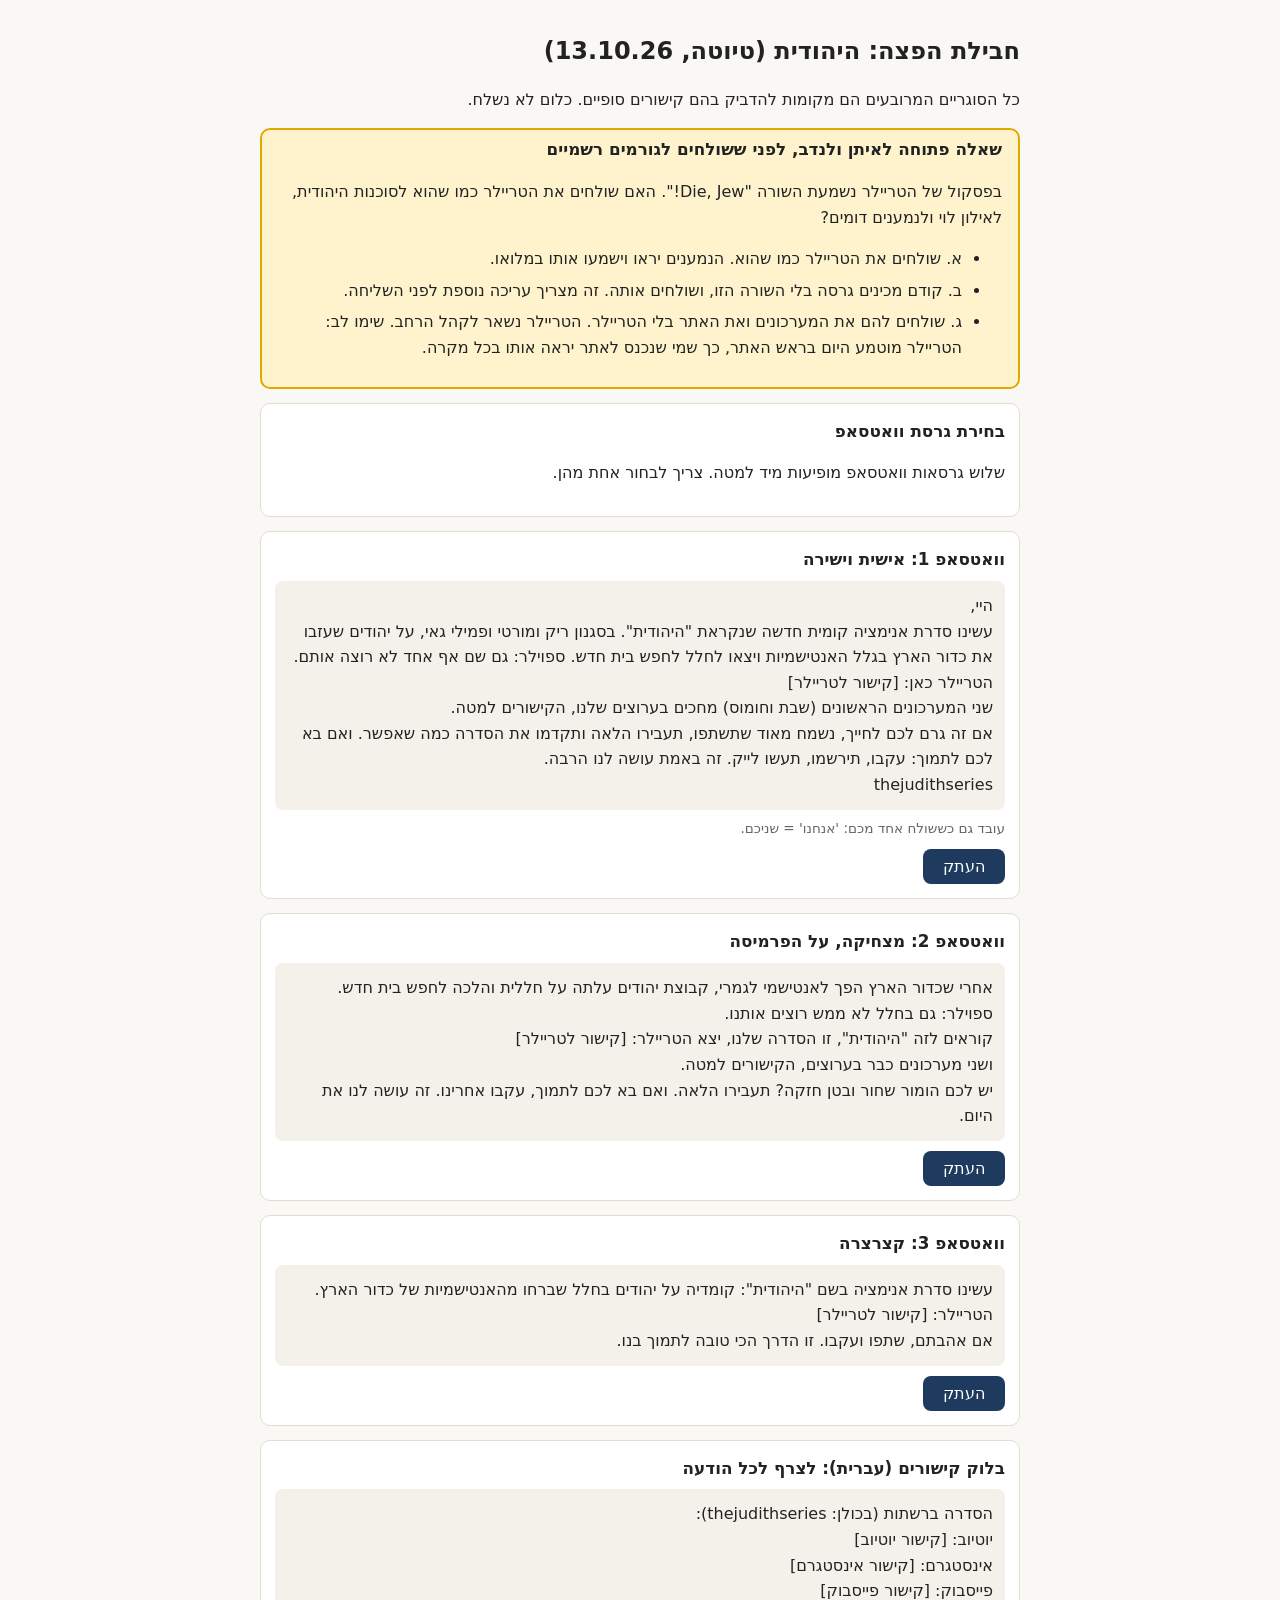
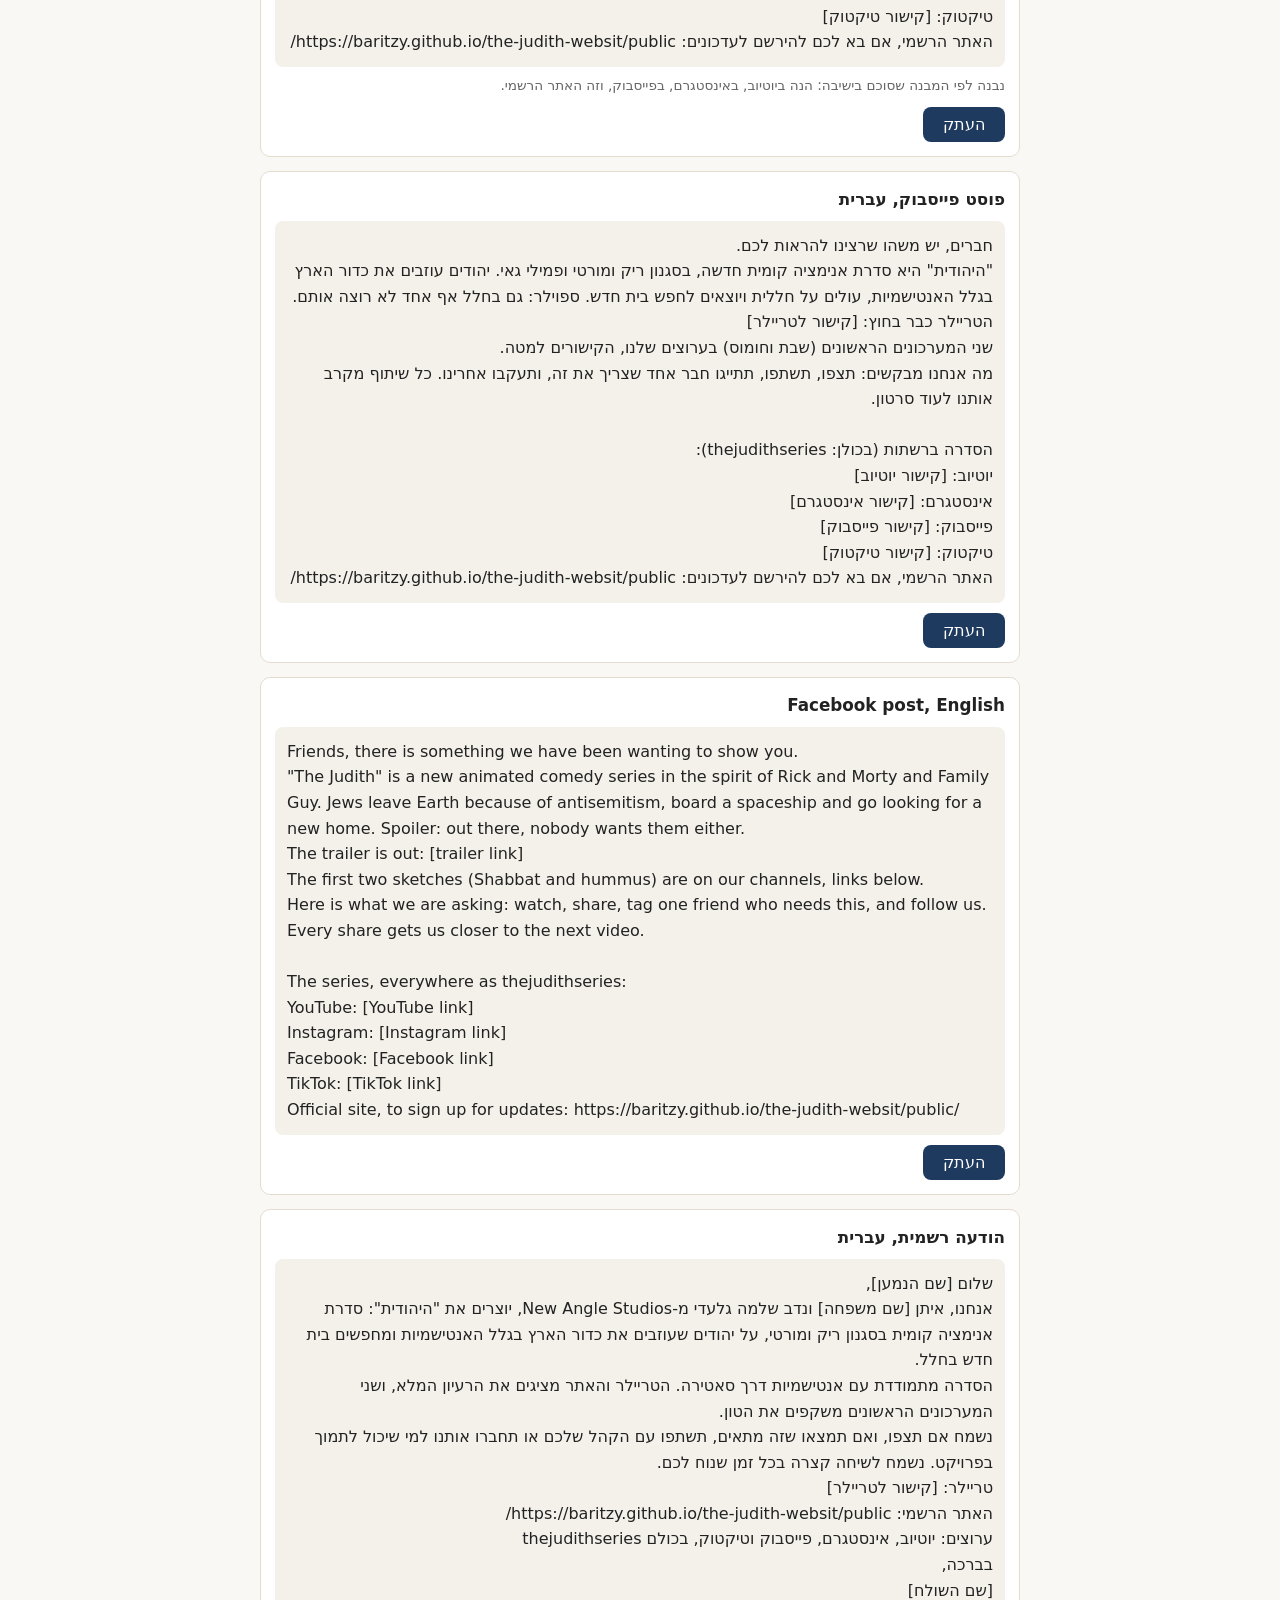
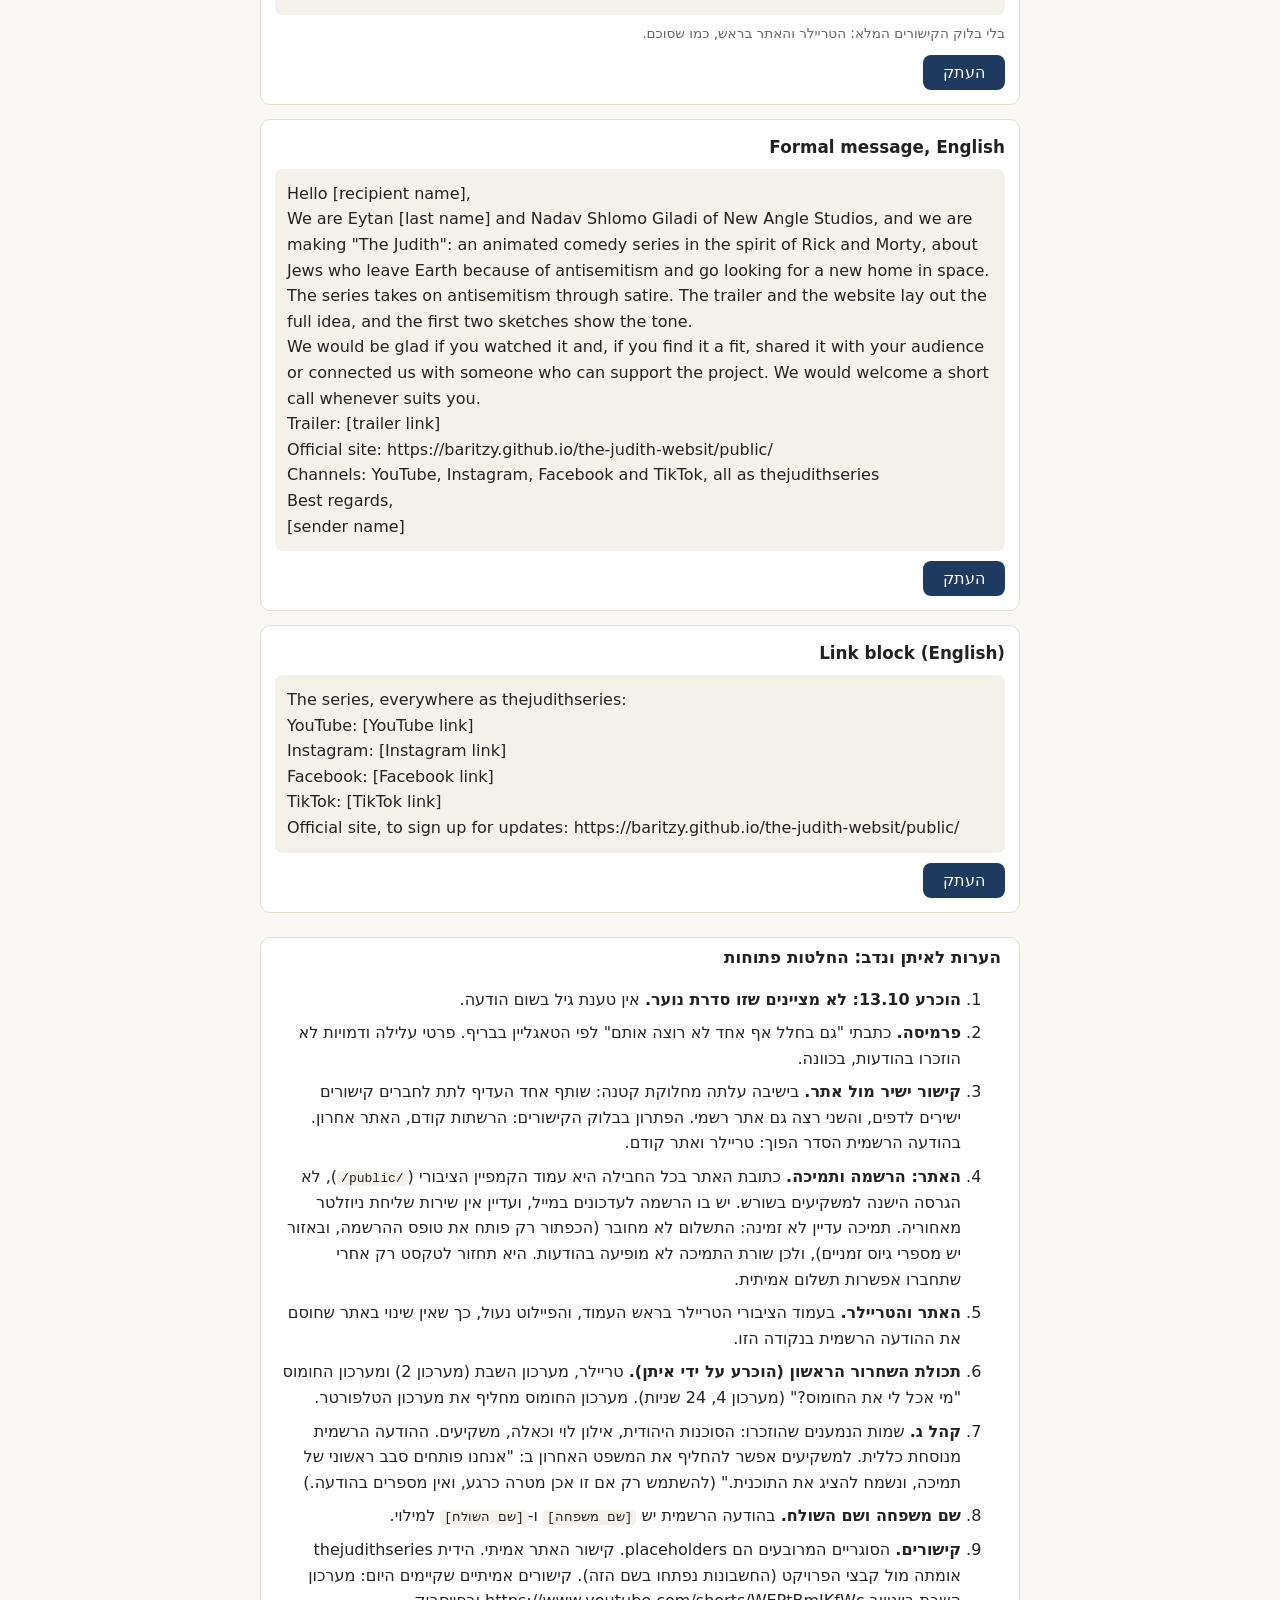
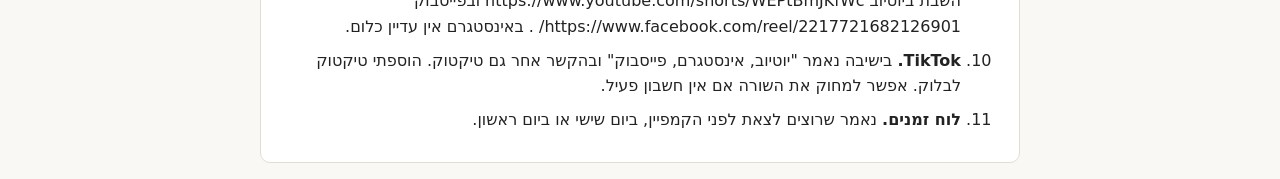
<file: judith-pack-13-10/index.html>
<!doctype html><html lang="he" dir="rtl"><head>
<meta name="robots" content="noindex, nofollow"><meta charset="utf-8"><meta name="viewport" content="width=device-width,initial-scale=1"><title>חבילת הפצה: היהודית</title>
<style>body{margin:0;background:#faf8f4;color:#222;font-family:system-ui,-apple-system,"Segoe UI",Arial,sans-serif;line-height:1.6;overflow-wrap:anywhere}
main{max-width:760px;margin:0 auto;padding:16px}h1{font-size:1.5rem}h2{font-size:1.05rem;margin:0 0 8px}
.card{background:#fff;border:1px solid #e3ddd0;border-radius:10px;padding:14px;margin:14px 0}
.msg{white-space:pre-wrap;background:#f4f1ea;border-radius:8px;padding:12px;font-size:1rem;word-break:break-word}
.oq{background:#fff3cd;border:2px solid #e0a800;border-radius:10px;padding:6px 16px 10px;margin:14px 0}.oq li{margin:6px 0}.note{font-size:.85rem;color:#666;margin:8px 0 0}button{margin-top:10px;font-size:1rem;padding:8px 20px;border:0;border-radius:8px;background:#1f3a5f;color:#fff;cursor:pointer}
button.ok{background:#2a7a3b}.notes{background:#fff;border:1px solid #e3ddd0;border-radius:10px;padding:6px 18px 14px;margin-top:24px}code{background:#f4f1ea;padding:0 4px;border-radius:4px}li{margin:8px 0}</style></head><body><main>
<h1>חבילת הפצה: היהודית (טיוטה, 13.10.26)</h1><p>כל הסוגריים המרובעים הם מקומות להדביק בהם קישורים סופיים. כלום לא נשלח.</p>
<section class="oq"><h2>שאלה פתוחה לאיתן ולנדב, לפני ששולחים לגורמים רשמיים</h2><p>בפסקול של הטריילר נשמעת השורה &quot;Die, Jew!&quot;. האם שולחים את הטריילר כמו שהוא לסוכנות היהודית, לאילון לוי ולנמענים דומים?</p><ul><li>א. שולחים את הטריילר כמו שהוא. הנמענים יראו וישמעו אותו במלואו.</li><li>ב. קודם מכינים גרסה בלי השורה הזו, ושולחים אותה. זה מצריך עריכה נוספת לפני השליחה.</li><li>ג. שולחים להם את המערכונים ואת האתר בלי הטריילר. הטריילר נשאר לקהל הרחב. שימו לב: הטריילר מוטמע היום בראש האתר, כך שמי שנכנס לאתר יראה אותו בכל מקרה.</li></ul></section><section class="card"><h2>בחירת גרסת וואטסאפ</h2><p>שלוש גרסאות וואטסאפ מופיעות מיד למטה. צריך לבחור אחת מהן.</p></section>
<section class="card"><h2>וואטסאפ 1: אישית וישירה</h2><div class="msg" id="w1" dir="rtl">היי,
עשינו סדרת אנימציה קומית חדשה שנקראת &quot;היהודית&quot;. בסגנון ריק ומורטי ופמילי גאי, על יהודים שעזבו את כדור הארץ בגלל האנטישמיות ויצאו לחלל לחפש בית חדש. ספוילר: גם שם אף אחד לא רוצה אותם.
הטריילר כאן: [קישור לטריילר]
שני המערכונים הראשונים (שבת וחומוס) מחכים בערוצים שלנו, הקישורים למטה.
אם זה גרם לכם לחייך, נשמח מאוד שתשתפו, תעבירו הלאה ותקדמו את הסדרה כמה שאפשר. ואם בא לכם לתמוך: עקבו, תירשמו, תעשו לייק. זה באמת עושה לנו הרבה.
thejudithseries</div><p class="note">עובד גם כששולח אחד מכם: &#x27;אנחנו&#x27; = שניכם.</p><button onclick="cp('w1',this)">העתק</button></section>
<section class="card"><h2>וואטסאפ 2: מצחיקה, על הפרמיסה</h2><div class="msg" id="w2" dir="rtl">אחרי שכדור הארץ הפך לאנטישמי לגמרי, קבוצת יהודים עלתה על חללית והלכה לחפש בית חדש.
ספוילר: גם בחלל לא ממש רוצים אותנו.
קוראים לזה &quot;היהודית&quot;, זו הסדרה שלנו, יצא הטריילר: [קישור לטריילר]
ושני מערכונים כבר בערוצים, הקישורים למטה.
יש לכם הומור שחור ובטן חזקה? תעבירו הלאה. ואם בא לכם לתמוך, עקבו אחרינו. זה עושה לנו את היום.</div><button onclick="cp('w2',this)">העתק</button></section>
<section class="card"><h2>וואטסאפ 3: קצרצרה</h2><div class="msg" id="w3" dir="rtl">עשינו סדרת אנימציה בשם &quot;היהודית&quot;: קומדיה על יהודים בחלל שברחו מהאנטישמיות של כדור הארץ.
הטריילר: [קישור לטריילר]
אם אהבתם, שתפו ועקבו. זו הדרך הכי טובה לתמוך בנו.</div><button onclick="cp('w3',this)">העתק</button></section>
<section class="card"><h2>בלוק קישורים (עברית): לצרף לכל הודעה</h2><div class="msg" id="lb_he" dir="rtl">הסדרה ברשתות (בכולן: thejudithseries):
יוטיוב: [קישור יוטיוב]
אינסטגרם: [קישור אינסטגרם]
פייסבוק: [קישור פייסבוק]
טיקטוק: [קישור טיקטוק]
האתר הרשמי, אם בא לכם להירשם לעדכונים: https://baritzy.github.io/the-judith-websit/public/</div><p class="note">נבנה לפי המבנה שסוכם בישיבה: הנה ביוטיוב, באינסטגרם, בפייסבוק, וזה האתר הרשמי.</p><button onclick="cp('lb_he',this)">העתק</button></section>
<section class="card"><h2>פוסט פייסבוק, עברית</h2><div class="msg" id="fb_he" dir="rtl">חברים, יש משהו שרצינו להראות לכם.
&quot;היהודית&quot; היא סדרת אנימציה קומית חדשה, בסגנון ריק ומורטי ופמילי גאי. יהודים עוזבים את כדור הארץ בגלל האנטישמיות, עולים על חללית ויוצאים לחפש בית חדש. ספוילר: גם בחלל אף אחד לא רוצה אותם.
הטריילר כבר בחוץ: [קישור לטריילר]
שני המערכונים הראשונים (שבת וחומוס) בערוצים שלנו, הקישורים למטה.
מה אנחנו מבקשים: תצפו, תשתפו, תתייגו חבר אחד שצריך את זה, ותעקבו אחרינו. כל שיתוף מקרב אותנו לעוד סרטון.

הסדרה ברשתות (בכולן: thejudithseries):
יוטיוב: [קישור יוטיוב]
אינסטגרם: [קישור אינסטגרם]
פייסבוק: [קישור פייסבוק]
טיקטוק: [קישור טיקטוק]
האתר הרשמי, אם בא לכם להירשם לעדכונים: https://baritzy.github.io/the-judith-websit/public/</div><button onclick="cp('fb_he',this)">העתק</button></section>
<section class="card"><h2>Facebook post, English</h2><div class="msg" id="fb_en" dir="ltr">Friends, there is something we have been wanting to show you.
&quot;The Judith&quot; is a new animated comedy series in the spirit of Rick and Morty and Family Guy. Jews leave Earth because of antisemitism, board a spaceship and go looking for a new home. Spoiler: out there, nobody wants them either.
The trailer is out: [trailer link]
The first two sketches (Shabbat and hummus) are on our channels, links below.
Here is what we are asking: watch, share, tag one friend who needs this, and follow us. Every share gets us closer to the next video.

The series, everywhere as thejudithseries:
YouTube: [YouTube link]
Instagram: [Instagram link]
Facebook: [Facebook link]
TikTok: [TikTok link]
Official site, to sign up for updates: https://baritzy.github.io/the-judith-websit/public/</div><button onclick="cp('fb_en',this)">העתק</button></section>
<section class="card"><h2>הודעה רשמית, עברית</h2><div class="msg" id="f_he" dir="rtl">שלום [שם הנמען],
אנחנו, איתן [שם משפחה] ונדב שלמה גלעדי מ-New Angle Studios, יוצרים את &quot;היהודית&quot;: סדרת אנימציה קומית בסגנון ריק ומורטי, על יהודים שעוזבים את כדור הארץ בגלל האנטישמיות ומחפשים בית חדש בחלל.
הסדרה מתמודדת עם אנטישמיות דרך סאטירה. הטריילר והאתר מציגים את הרעיון המלא, ושני המערכונים הראשונים משקפים את הטון.
נשמח אם תצפו, ואם תמצאו שזה מתאים, תשתפו עם הקהל שלכם או תחברו אותנו למי שיכול לתמוך בפרויקט. נשמח לשיחה קצרה בכל זמן שנוח לכם.
טריילר: [קישור לטריילר]
האתר הרשמי: https://baritzy.github.io/the-judith-websit/public/
ערוצים: יוטיוב, אינסטגרם, פייסבוק וטיקטוק, בכולם thejudithseries
בברכה,
[שם השולח]</div><p class="note">בלי בלוק הקישורים המלא: הטריילר והאתר בראש, כמו שסוכם.</p><button onclick="cp('f_he',this)">העתק</button></section>
<section class="card"><h2>Formal message, English</h2><div class="msg" id="f_en" dir="ltr">Hello [recipient name],
We are Eytan [last name] and Nadav Shlomo Giladi of New Angle Studios, and we are making &quot;The Judith&quot;: an animated comedy series in the spirit of Rick and Morty, about Jews who leave Earth because of antisemitism and go looking for a new home in space.
The series takes on antisemitism through satire. The trailer and the website lay out the full idea, and the first two sketches show the tone.
We would be glad if you watched it and, if you find it a fit, shared it with your audience or connected us with someone who can support the project. We would welcome a short call whenever suits you.
Trailer: [trailer link]
Official site: https://baritzy.github.io/the-judith-websit/public/
Channels: YouTube, Instagram, Facebook and TikTok, all as thejudithseries
Best regards,
[sender name]</div><button onclick="cp('f_en',this)">העתק</button></section>
<section class="card"><h2>Link block (English)</h2><div class="msg" id="lb_en" dir="ltr">The series, everywhere as thejudithseries:
YouTube: [YouTube link]
Instagram: [Instagram link]
Facebook: [Facebook link]
TikTok: [TikTok link]
Official site, to sign up for updates: https://baritzy.github.io/the-judith-websit/public/</div><button onclick="cp('lb_en',this)">העתק</button></section>
<div class="notes"><h2>הערות לאיתן ונדב: החלטות פתוחות</h2><ol><li><b>הוכרע 13.10: לא מציינים שזו סדרת נוער.</b> אין טענת גיל בשום הודעה.</li><li><b>פרמיסה.</b> כתבתי &quot;גם בחלל אף אחד לא רוצה אותם&quot; לפי הטאגליין בבריף. פרטי עלילה ודמויות לא הוזכרו בהודעות, בכוונה.</li><li><b>קישור ישיר מול אתר.</b> בישיבה עלתה מחלוקת קטנה: שותף אחד העדיף לתת לחברים קישורים ישירים לדפים, והשני רצה גם אתר רשמי. הפתרון בבלוק הקישורים: הרשתות קודם, האתר אחרון. בהודעה הרשמית הסדר הפוך: טריילר ואתר קודם.</li><li><b>האתר: הרשמה ותמיכה.</b> כתובת האתר בכל החבילה היא עמוד הקמפיין הציבורי (<code>/public/</code>), לא הגרסה הישנה למשקיעים בשורש. יש בו הרשמה לעדכונים במייל, ועדיין אין שירות שליחת ניוזלטר מאחוריה. תמיכה עדיין לא זמינה: התשלום לא מחובר (הכפתור רק פותח את טופס ההרשמה, ובאזור יש מספרי גיוס זמניים), ולכן שורת התמיכה לא מופיעה בהודעות. היא תחזור לטקסט רק אחרי שתחברו אפשרות תשלום אמיתית.</li><li><b>האתר והטריילר.</b> בעמוד הציבורי הטריילר בראש העמוד, והפיילוט נעול, כך שאין שינוי באתר שחוסם את ההודעה הרשמית בנקודה הזו.</li><li><b>תכולת השחרור הראשון (הוכרע על ידי איתן).</b> טריילר, מערכון השבת (מערכון 2) ומערכון החומוס &quot;מי אכל לי את החומוס?&quot; (מערכון 4, 24 שניות). מערכון החומוס מחליף את מערכון הטלפורטר.</li><li><b>קהל ג.</b> שמות הנמענים שהוזכרו: הסוכנות היהודית, אילון לוי וכאלה, משקיעים. ההודעה הרשמית מנוסחת כללית. למשקיעים אפשר להחליף את המשפט האחרון ב: &quot;אנחנו פותחים סבב ראשוני של תמיכה, ונשמח להציג את התוכנית.&quot; (להשתמש רק אם זו אכן מטרה כרגע, ואין מספרים בהודעה.)</li><li><b>שם משפחה ושם השולח.</b> בהודעה הרשמית יש <code>[שם משפחה]</code> ו-<code>[שם השולח]</code> למילוי.</li><li><b>קישורים.</b> הסוגריים המרובעים הם placeholders. קישור האתר אמיתי. הידית thejudithseries אומתה מול קבצי הפרויקט (החשבונות נפתחו בשם הזה). קישורים אמיתיים שקיימים היום: מערכון השבת ביוטיוב https://www.youtube.com/shorts/WEPtBmJKfWc ובפייסבוק https://www.facebook.com/reel/2217721682126901/ . באינסטגרם אין עדיין כלום.</li><li><b>TikTok.</b> בישיבה נאמר &quot;יוטיוב, אינסטגרם, פייסבוק&quot; ובהקשר אחר גם טיקטוק. הוספתי טיקטוק לבלוק. אפשר למחוק את השורה אם אין חשבון פעיל.</li><li><b>לוח זמנים.</b> נאמר שרוצים לצאת לפני הקמפיין, ביום שישי או ביום ראשון.</li></ol></div></main>
<script>function cp(id,b){var t=document.getElementById(id).innerText;function ok(){b.textContent="הועתק";b.className="ok";setTimeout(function(){b.textContent="העתק";b.className=""},1500)}
if(navigator.clipboard&&navigator.clipboard.writeText){navigator.clipboard.writeText(t).then(ok,fb)}else fb();
function fb(){var a=document.createElement("textarea");a.value=t;document.body.appendChild(a);a.select();try{document.execCommand("copy");ok()}catch(e){}document.body.removeChild(a)}}</script></body></html>
</file>
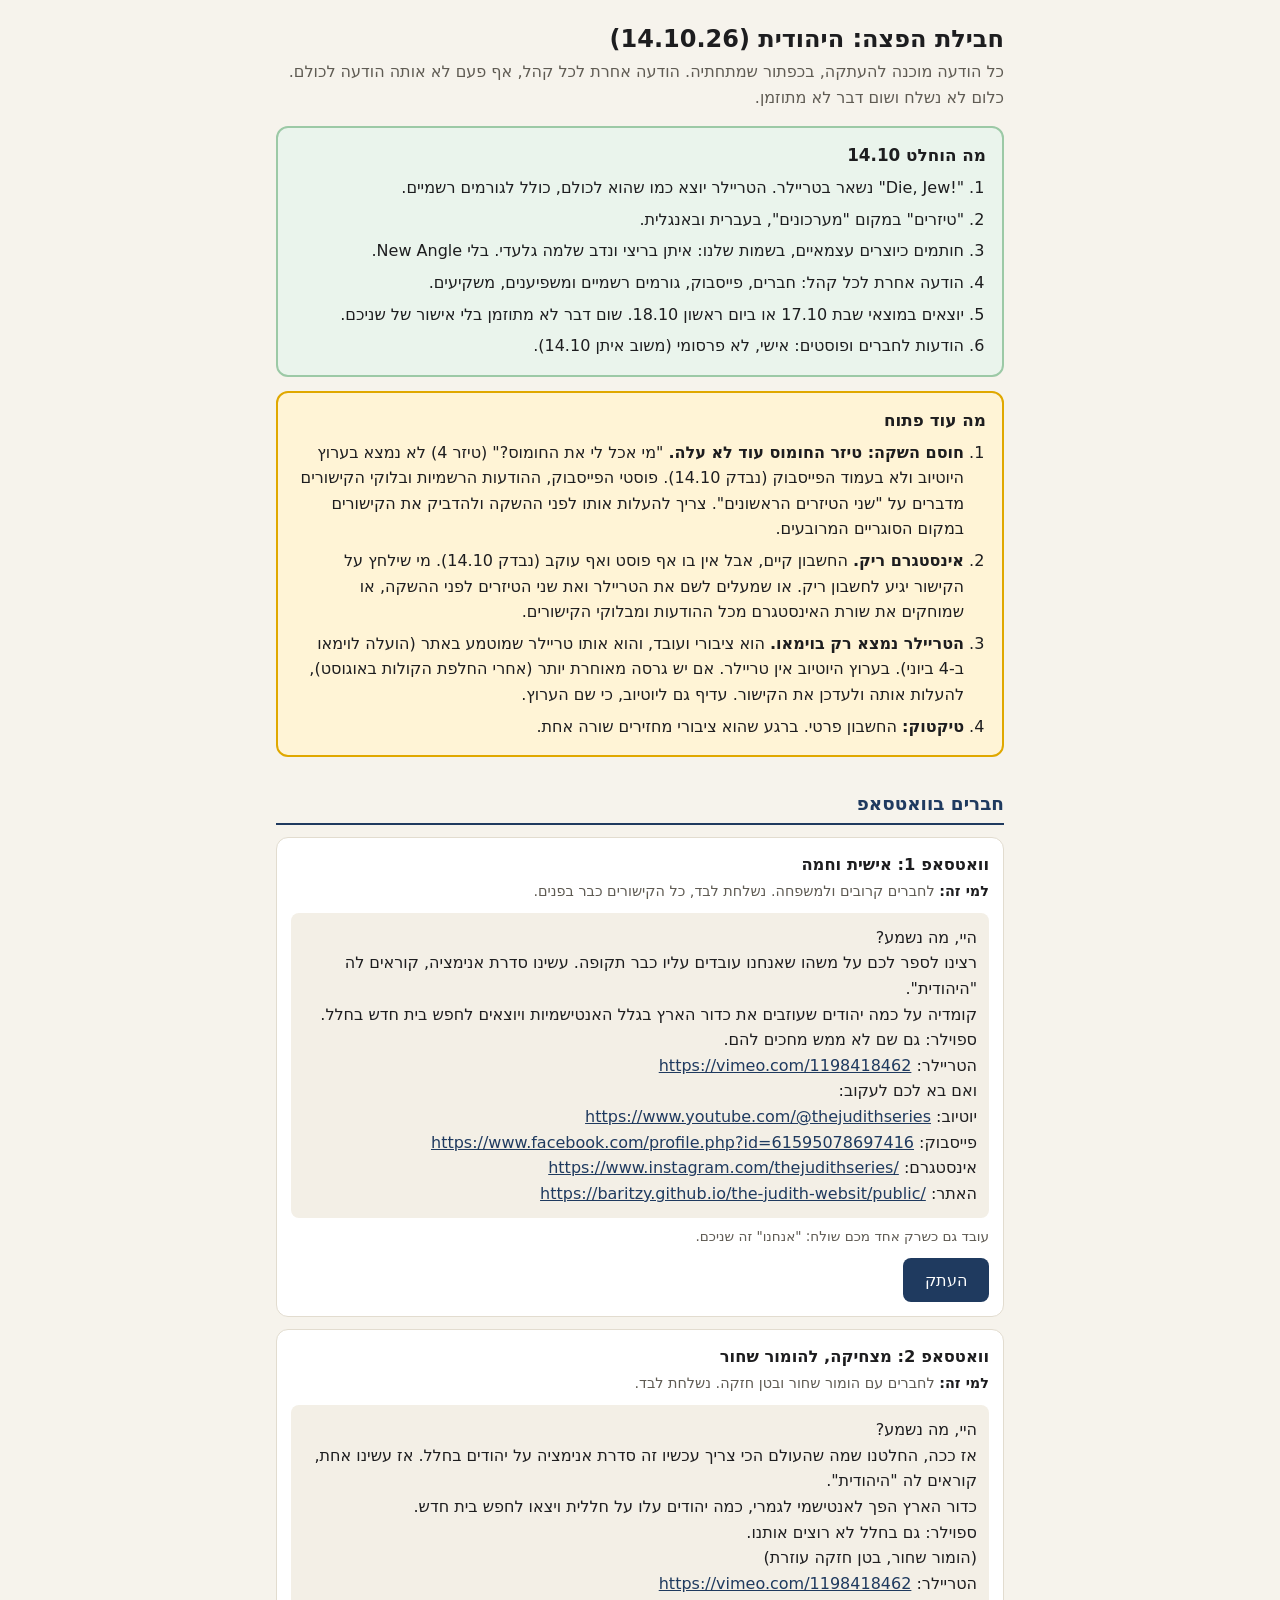
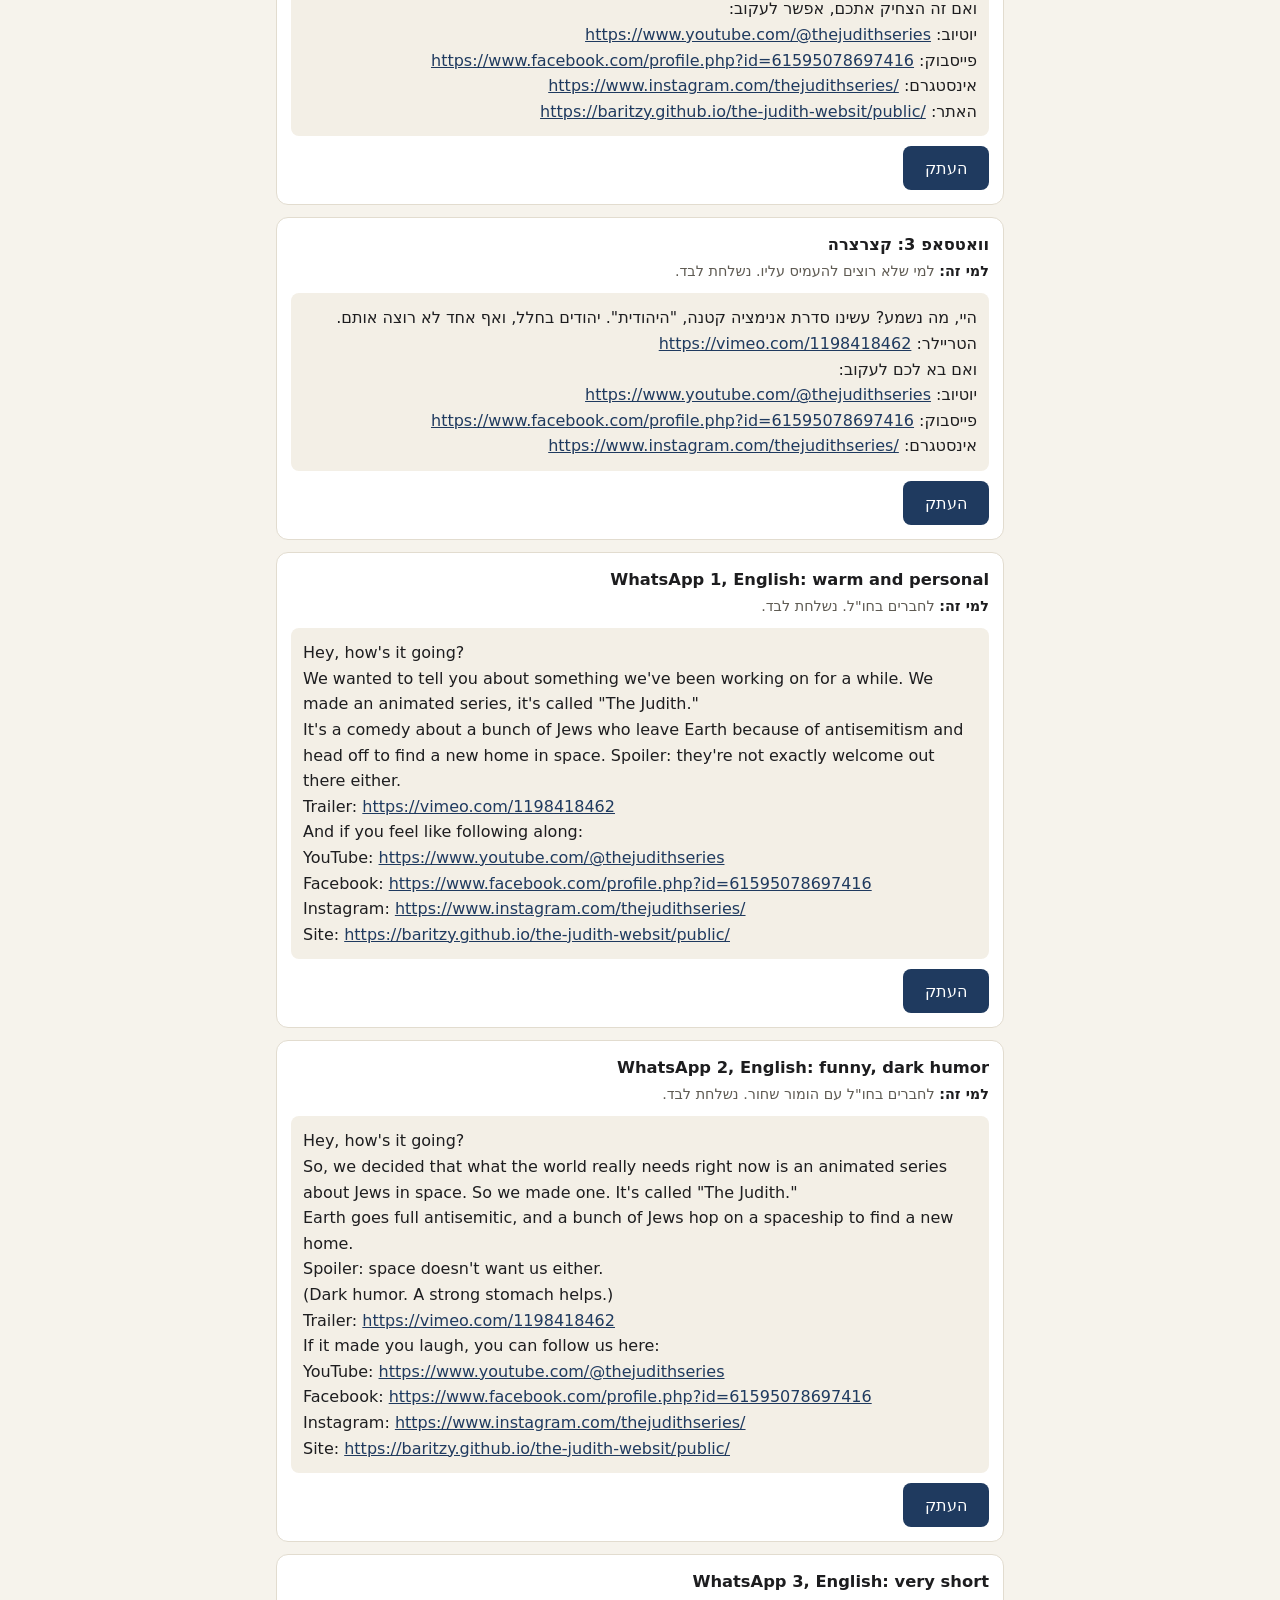
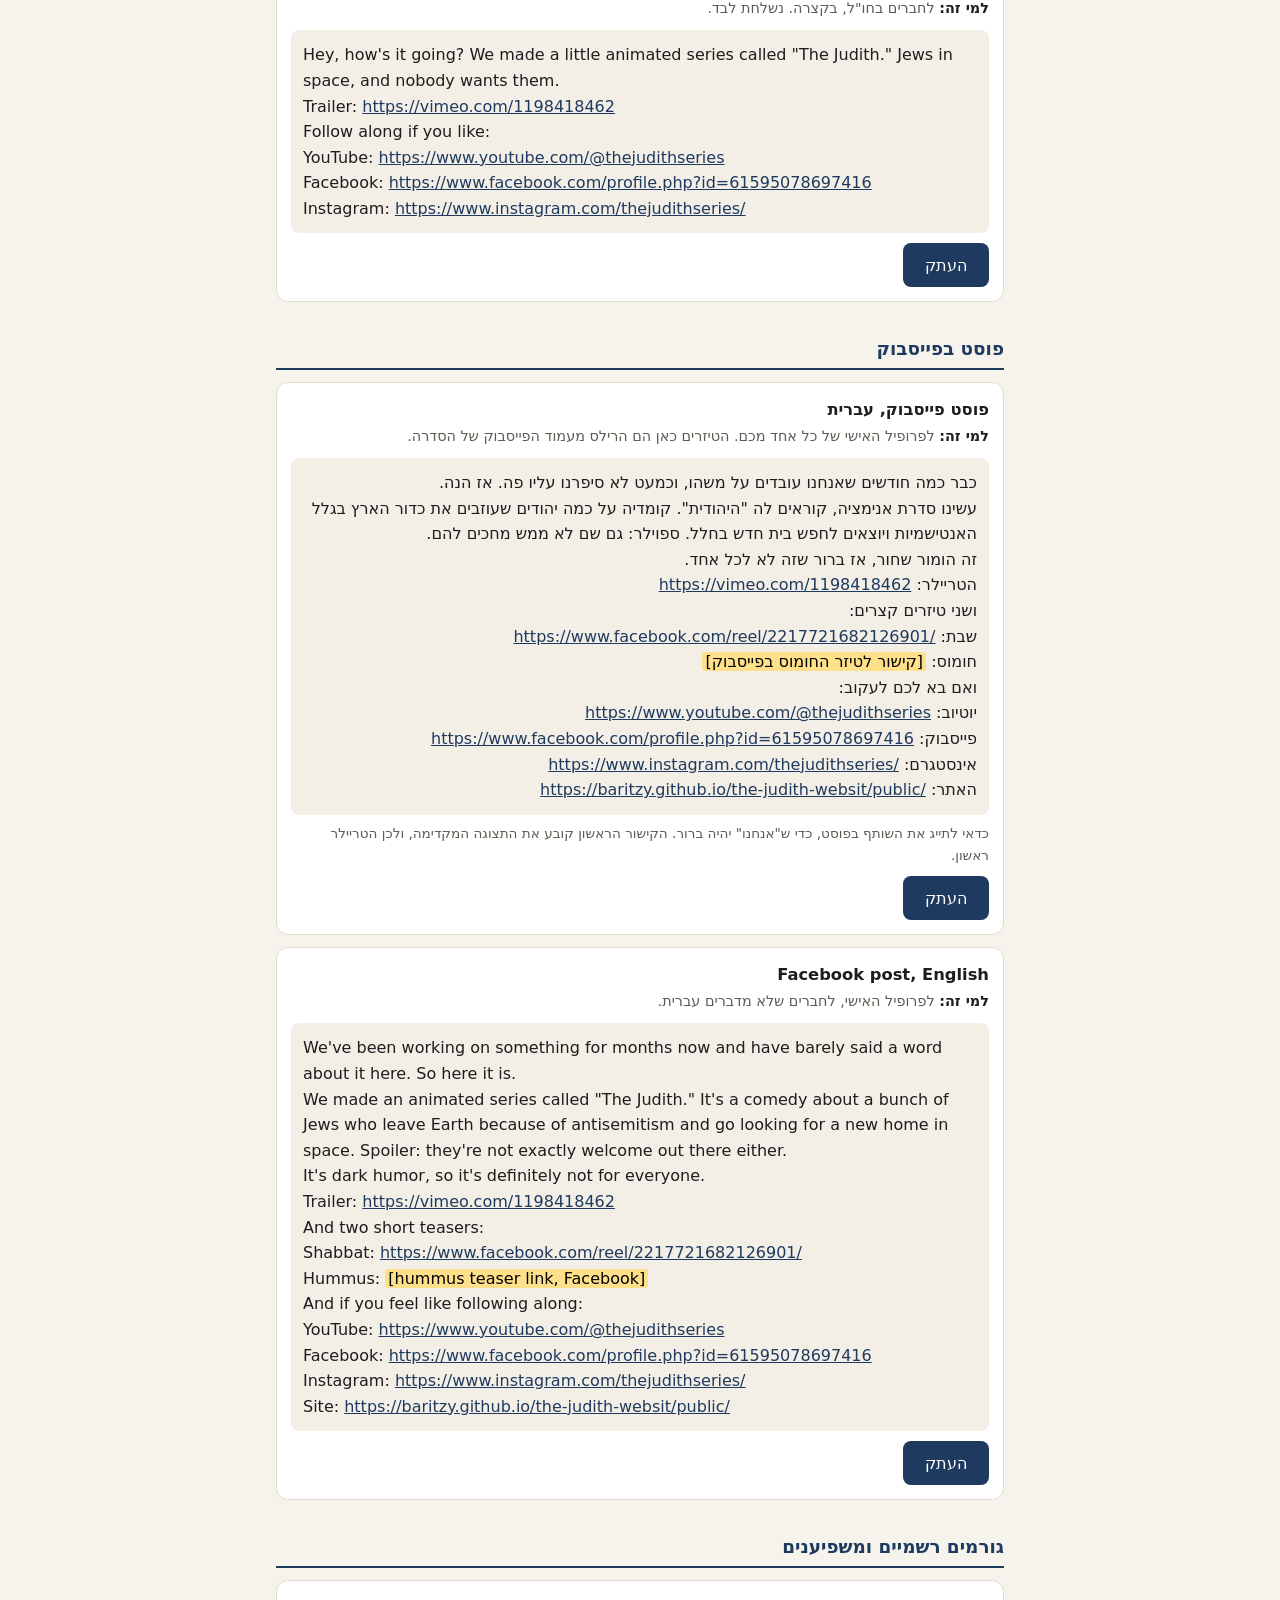
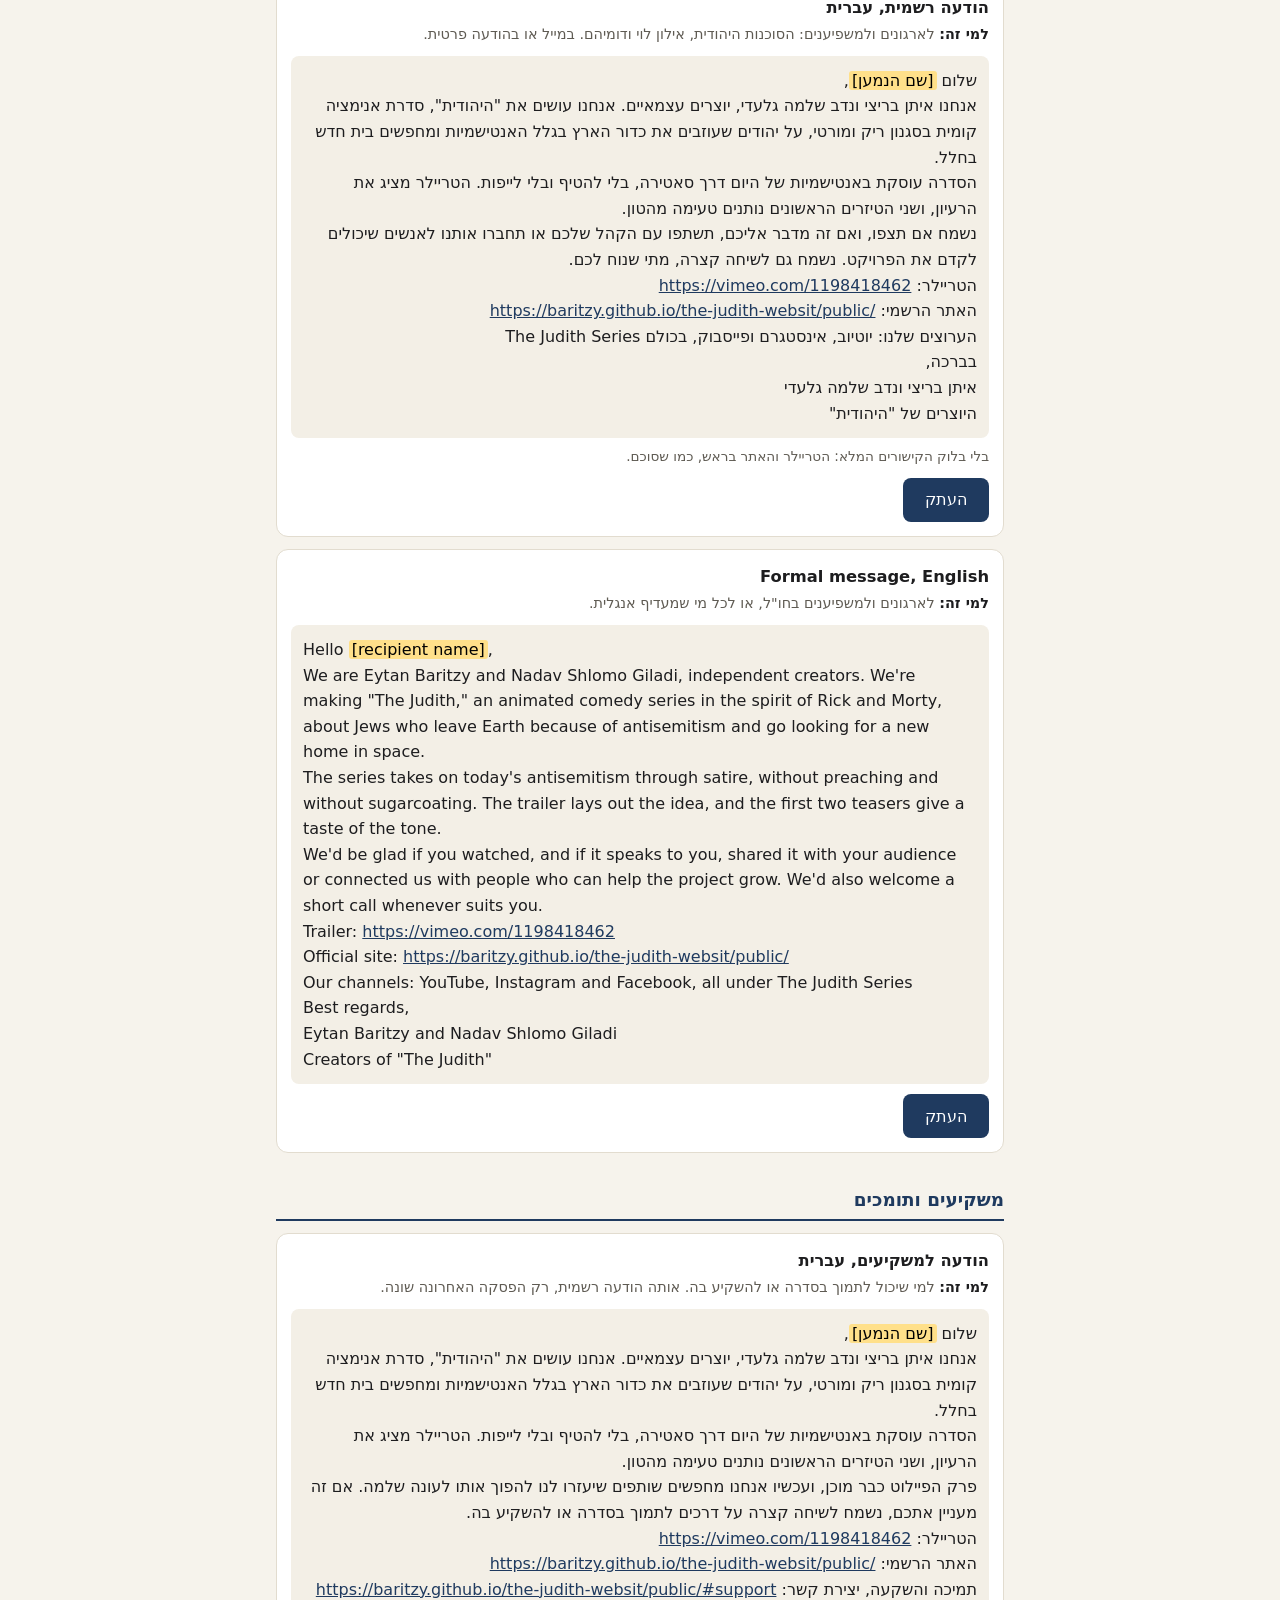
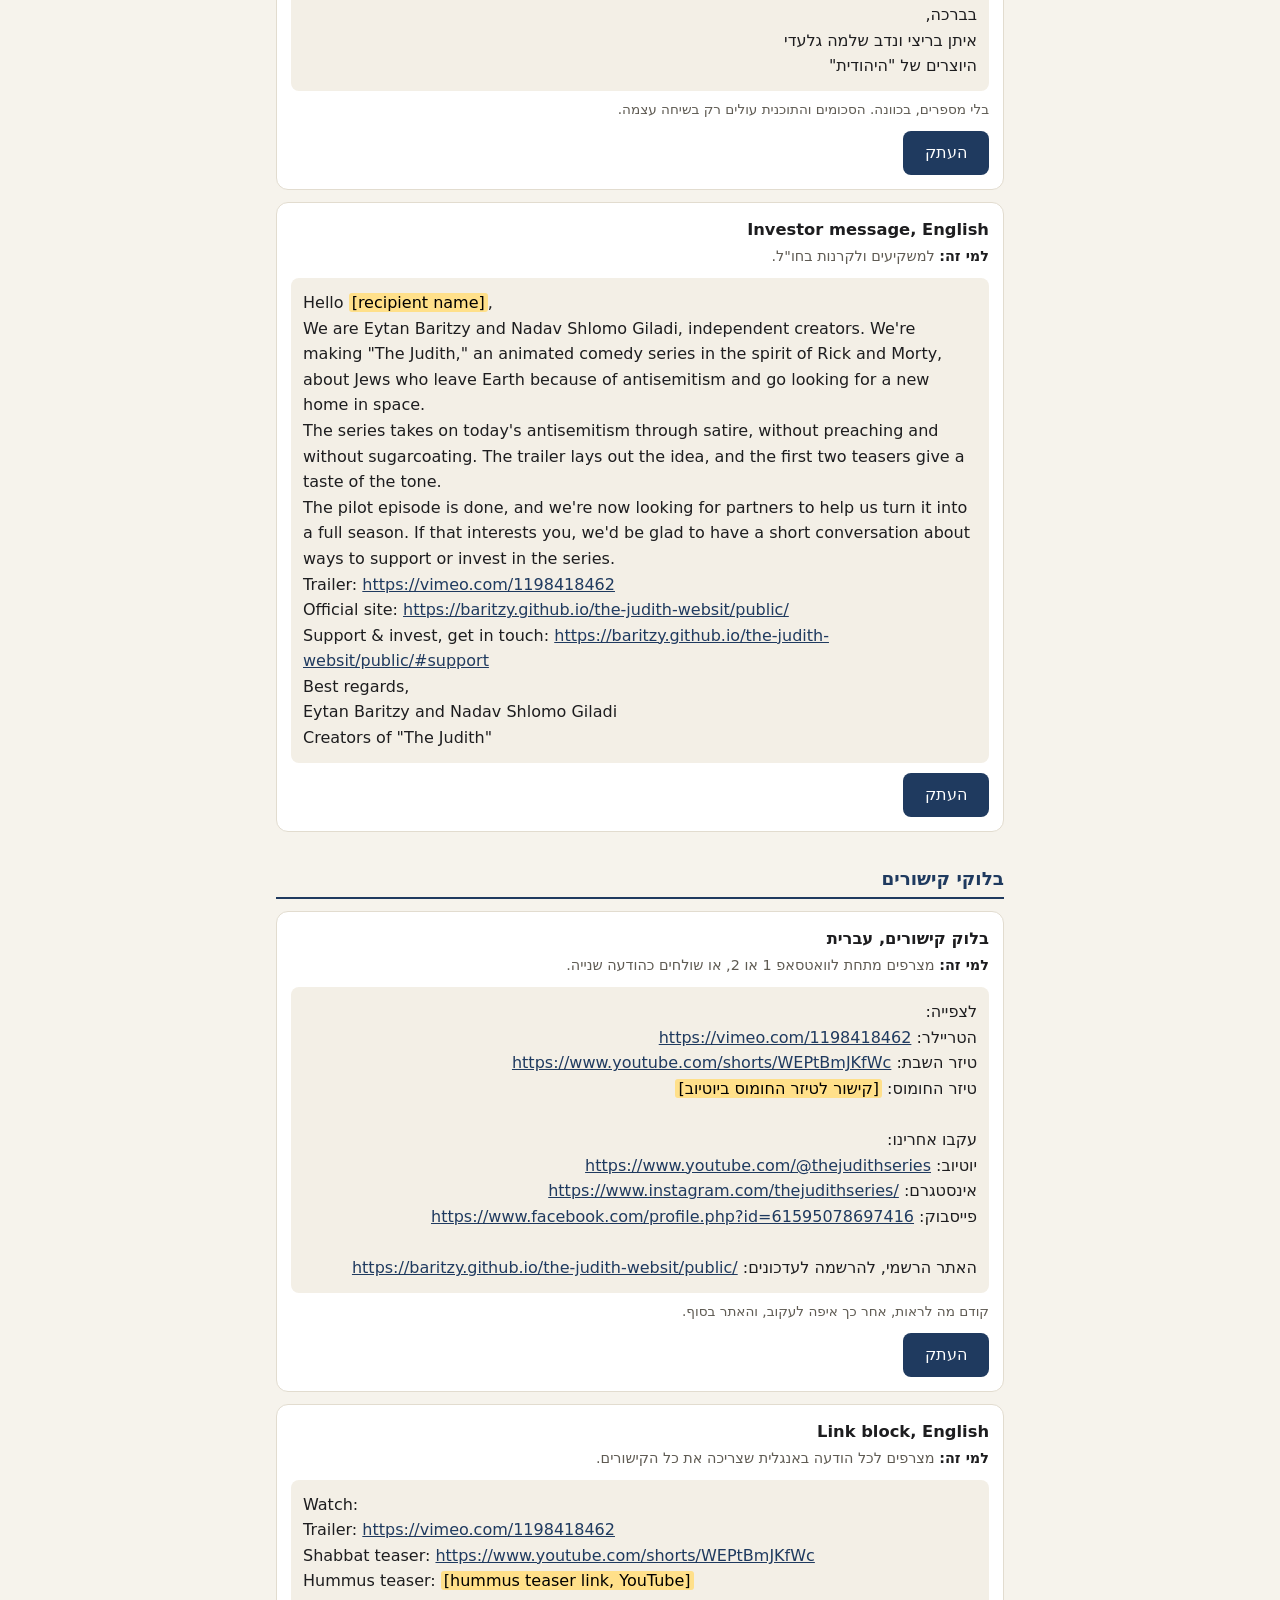
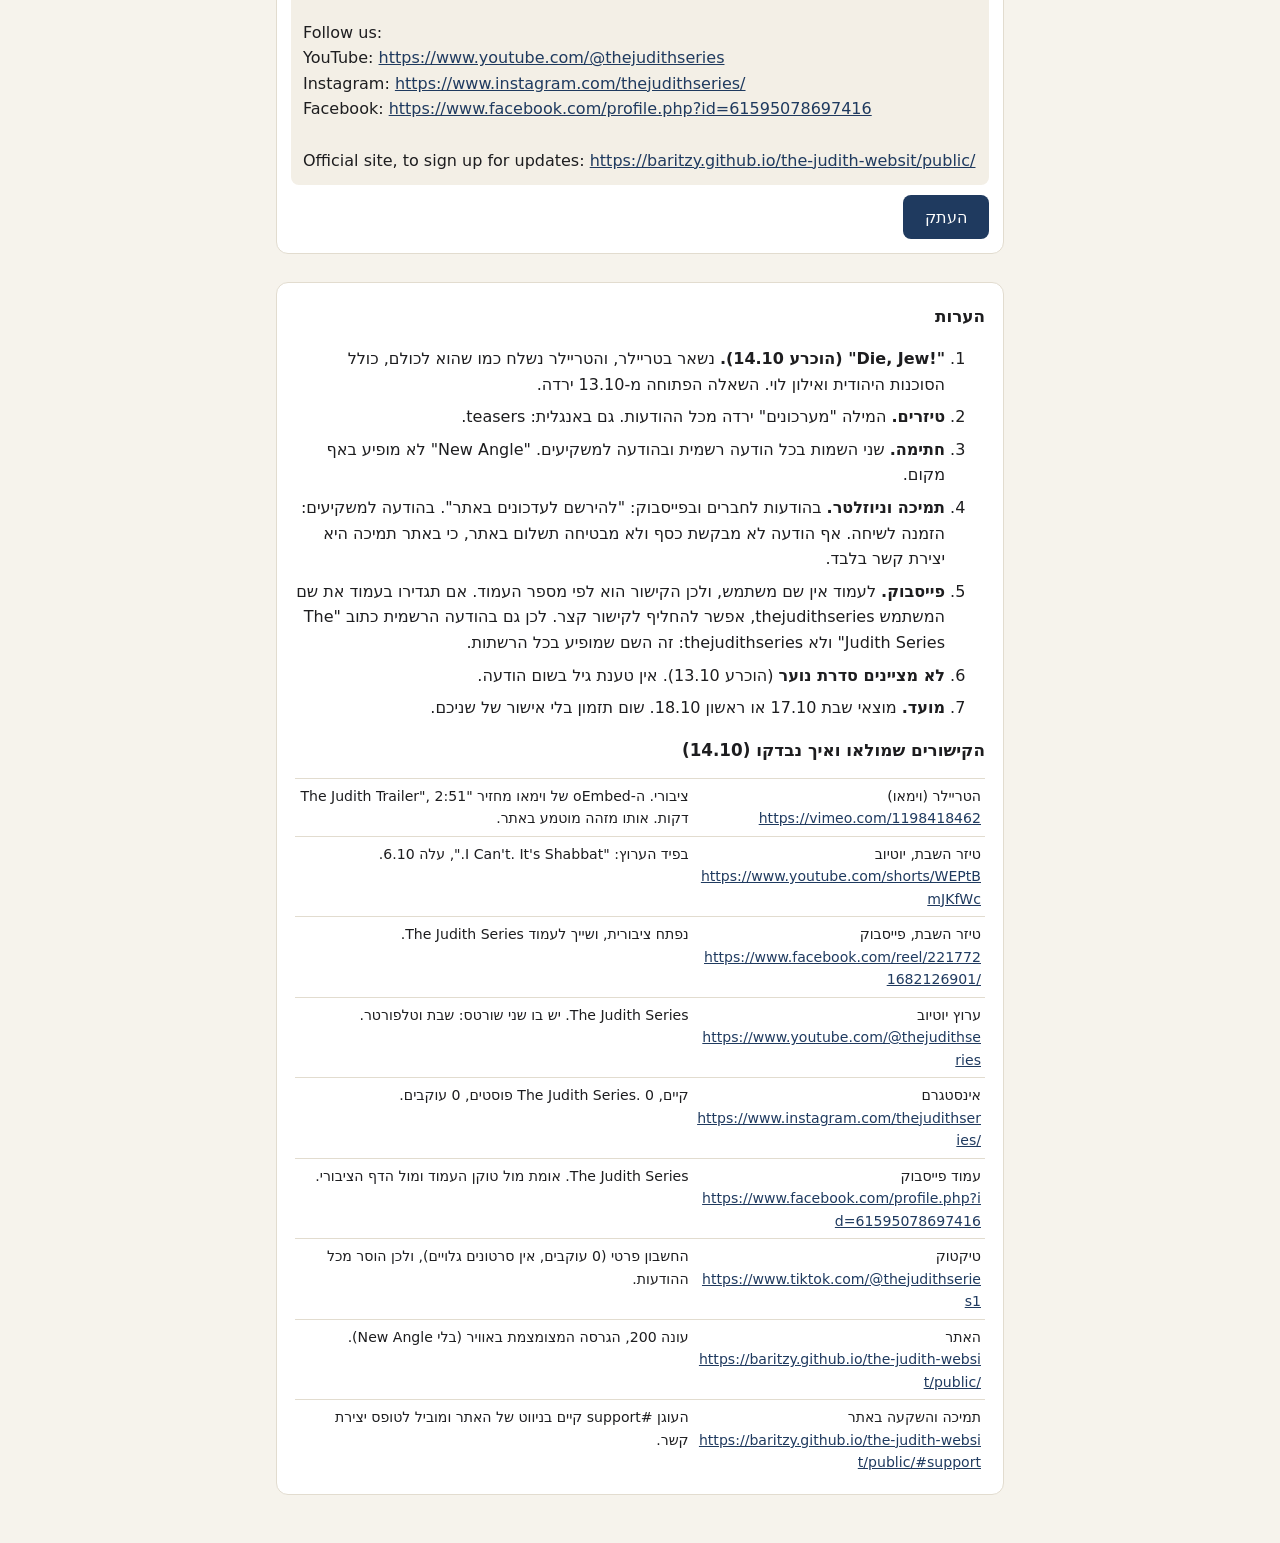
<file: judith-pack-14-10/index.html>
<!doctype html><html lang="he" dir="rtl"><head>
<meta name="robots" content="noindex, nofollow"><meta charset="utf-8"><meta name="viewport" content="width=device-width,initial-scale=1">
<title>חבילת הפצה: היהודית (14.10.26)</title><style>
:root{--bg:#f6f3ec;--card:#fff;--ink:#1d1d1f;--muted:#5f5b53;--line:#e2dccf;--msg:#f3efe6;--accent:#1f3a5f;--ok:#2a7a3b;
--dec-bg:#eaf4ec;--dec-line:#9cc9a6;--open-bg:#fff4d6;--open-line:#e0a800;--mark:#ffe08a}
*{box-sizing:border-box}
body{margin:0;background:var(--bg);color:var(--ink);font-family:system-ui,-apple-system,"Segoe UI",Arial,sans-serif;line-height:1.6;overflow-wrap:anywhere}
main{max-width:760px;margin:0 auto;padding:16px 16px 48px}
h1{font-size:1.5rem;line-height:1.3;margin:8px 0 4px}
.lead{color:var(--muted);margin:0 0 16px}
h2.group{font-size:1.15rem;margin:32px 0 4px;padding-bottom:4px;border-bottom:2px solid var(--accent);color:var(--accent)}
.box{border-radius:12px;padding:6px 16px 10px;margin:14px 0}
.box h2{font-size:1.05rem;margin:8px 0 4px}
.box ol{margin:0;padding-inline-start:22px}.box li{margin:6px 0}
.dec{background:var(--dec-bg);border:2px solid var(--dec-line)}
.open{background:var(--open-bg);border:2px solid var(--open-line)}
.card{background:var(--card);border:1px solid var(--line);border-radius:12px;padding:14px;margin:12px 0}
.card h3{font-size:1.02rem;margin:0 0 2px}
.who{font-size:.9rem;color:var(--muted);margin:0 0 10px}
.who b{color:var(--ink)}
.msg{white-space:pre-wrap;background:var(--msg);border-radius:8px;padding:12px;font-size:1rem;word-break:break-word}
.msg[dir=ltr]{text-align:left}
.msg a{color:var(--accent)}
mark{background:var(--mark);padding:0 3px;border-radius:3px}
.note{font-size:.85rem;color:var(--muted);margin:8px 0 0}
button{margin-top:10px;font-size:1rem;padding:9px 22px;border:0;border-radius:8px;background:var(--accent);color:#fff;cursor:pointer;min-height:44px}
button.ok{background:var(--ok)}
.notes{background:var(--card);border:1px solid var(--line);border-radius:12px;padding:6px 18px 14px;margin-top:28px}
.notes h2{font-size:1.05rem}
.notes li{margin:7px 0}
table{width:100%;border-collapse:collapse;font-size:.88rem}
td{border-top:1px solid var(--line);padding:6px 4px;vertical-align:top}
td a{color:var(--accent);word-break:break-all}
@media print{button{display:none}.card,.box{break-inside:avoid}body{background:#fff}}
</style></head><body><main>
<h1>חבילת הפצה: היהודית (14.10.26)</h1><p class="lead">כל הודעה מוכנה להעתקה, בכפתור שמתחתיה. הודעה אחרת לכל קהל, אף פעם לא אותה הודעה לכולם. כלום לא נשלח ושום דבר לא מתוזמן.</p>
<section class="box dec"><h2>מה הוחלט 14.10</h2><ol>
<li><bdi dir="ltr">&quot;Die, Jew!&quot;</bdi> נשאר בטריילר. הטריילר יוצא כמו שהוא לכולם, כולל לגורמים רשמיים.</li>
<li>&quot;טיזרים&quot; במקום &quot;מערכונים&quot;, בעברית ובאנגלית.</li>
<li>חותמים כיוצרים עצמאיים, בשמות שלנו: איתן בריצי ונדב שלמה גלעדי. בלי New Angle.</li>
<li>הודעה אחרת לכל קהל: חברים, פייסבוק, גורמים רשמיים ומשפיענים, משקיעים.</li>
<li>יוצאים במוצאי שבת 17.10 או ביום ראשון 18.10. שום דבר לא מתוזמן בלי אישור של שניכם.</li>
<li>הודעות לחברים ופוסטים: אישי, לא פרסומי (משוב איתן 14.10).</li>
</ol></section><section class="box open"><h2>מה עוד פתוח</h2><ol>
<li><b>חוסם השקה: טיזר החומוס עוד לא עלה.</b> "מי אכל לי את החומוס?" (טיזר 4) לא נמצא בערוץ היוטיוב ולא בעמוד הפייסבוק (נבדק 14.10). פוסטי הפייסבוק, ההודעות הרשמיות ובלוקי הקישורים מדברים על "שני הטיזרים הראשונים". צריך להעלות אותו לפני ההשקה ולהדביק את הקישורים במקום הסוגריים המרובעים.</li>
<li><b>אינסטגרם ריק.</b> החשבון קיים, אבל אין בו אף פוסט ואף עוקב (נבדק 14.10). מי שילחץ על הקישור יגיע לחשבון ריק. או שמעלים לשם את הטריילר ואת שני הטיזרים לפני ההשקה, או שמוחקים את שורת האינסטגרם מכל ההודעות ומבלוקי הקישורים.</li>
<li><b>הטריילר נמצא רק בוימאו.</b> הוא ציבורי ועובד, והוא אותו טריילר שמוטמע באתר (הועלה לוימאו ב-4 ביוני). בערוץ היוטיוב אין טריילר. אם יש גרסה מאוחרת יותר (אחרי החלפת הקולות באוגוסט), להעלות אותה ולעדכן את הקישור. עדיף גם ליוטיוב, כי שם הערוץ.</li>
<li><b>טיקטוק:</b> החשבון פרטי. ברגע שהוא ציבורי מחזירים שורה אחת.</li>
</ol></section>
<h2 class="group">חברים בוואטסאפ</h2>
<section class="card"><h3>וואטסאפ 1: אישית וחמה</h3><p class="who"><b>למי זה:</b> לחברים קרובים ולמשפחה. נשלחת לבד, כל הקישורים כבר בפנים.</p><div class="msg" id="w1" dir="rtl" lang="he">היי, מה נשמע?
רצינו לספר לכם על משהו שאנחנו עובדים עליו כבר תקופה. עשינו סדרת אנימציה, קוראים לה "היהודית".
קומדיה על כמה יהודים שעוזבים את כדור הארץ בגלל האנטישמיות ויוצאים לחפש בית חדש בחלל. ספוילר: גם שם לא ממש מחכים להם.
הטריילר: <a href="https://vimeo.com/1198418462" target="_blank" rel="noopener" dir="ltr">https://vimeo.com/1198418462</a>
ואם בא לכם לעקוב:
יוטיוב: <a href="https://www.youtube.com/@thejudithseries" target="_blank" rel="noopener" dir="ltr">https://www.youtube.com/@thejudithseries</a>
פייסבוק: <a href="https://www.facebook.com/profile.php?id=61595078697416" target="_blank" rel="noopener" dir="ltr">https://www.facebook.com/profile.php?id=61595078697416</a>
אינסטגרם: <a href="https://www.instagram.com/thejudithseries/" target="_blank" rel="noopener" dir="ltr">https://www.instagram.com/thejudithseries/</a>
האתר: <a href="https://baritzy.github.io/the-judith-websit/public/" target="_blank" rel="noopener" dir="ltr">https://baritzy.github.io/the-judith-websit/public/</a></div>
<p class="note">עובד גם כשרק אחד מכם שולח: &quot;אנחנו&quot; זה שניכם.</p>
<button onclick="cp('w1',this)">העתק</button></section>
<section class="card"><h3>וואטסאפ 2: מצחיקה, להומור שחור</h3><p class="who"><b>למי זה:</b> לחברים עם הומור שחור ובטן חזקה. נשלחת לבד.</p><div class="msg" id="w2" dir="rtl" lang="he">היי, מה נשמע?
אז ככה, החלטנו שמה שהעולם הכי צריך עכשיו זה סדרת אנימציה על יהודים בחלל. אז עשינו אחת, קוראים לה "היהודית".
כדור הארץ הפך לאנטישמי לגמרי, כמה יהודים עלו על חללית ויצאו לחפש בית חדש.
ספוילר: גם בחלל לא רוצים אותנו.
(הומור שחור, בטן חזקה עוזרת)
הטריילר: <a href="https://vimeo.com/1198418462" target="_blank" rel="noopener" dir="ltr">https://vimeo.com/1198418462</a>
ואם זה הצחיק אתכם, אפשר לעקוב:
יוטיוב: <a href="https://www.youtube.com/@thejudithseries" target="_blank" rel="noopener" dir="ltr">https://www.youtube.com/@thejudithseries</a>
פייסבוק: <a href="https://www.facebook.com/profile.php?id=61595078697416" target="_blank" rel="noopener" dir="ltr">https://www.facebook.com/profile.php?id=61595078697416</a>
אינסטגרם: <a href="https://www.instagram.com/thejudithseries/" target="_blank" rel="noopener" dir="ltr">https://www.instagram.com/thejudithseries/</a>
האתר: <a href="https://baritzy.github.io/the-judith-websit/public/" target="_blank" rel="noopener" dir="ltr">https://baritzy.github.io/the-judith-websit/public/</a></div>
<button onclick="cp('w2',this)">העתק</button></section>
<section class="card"><h3>וואטסאפ 3: קצרצרה</h3><p class="who"><b>למי זה:</b> למי שלא רוצים להעמיס עליו. נשלחת לבד.</p><div class="msg" id="w3" dir="rtl" lang="he">היי, מה נשמע? עשינו סדרת אנימציה קטנה, "היהודית". יהודים בחלל, ואף אחד לא רוצה אותם.
הטריילר: <a href="https://vimeo.com/1198418462" target="_blank" rel="noopener" dir="ltr">https://vimeo.com/1198418462</a>
ואם בא לכם לעקוב:
יוטיוב: <a href="https://www.youtube.com/@thejudithseries" target="_blank" rel="noopener" dir="ltr">https://www.youtube.com/@thejudithseries</a>
פייסבוק: <a href="https://www.facebook.com/profile.php?id=61595078697416" target="_blank" rel="noopener" dir="ltr">https://www.facebook.com/profile.php?id=61595078697416</a>
אינסטגרם: <a href="https://www.instagram.com/thejudithseries/" target="_blank" rel="noopener" dir="ltr">https://www.instagram.com/thejudithseries/</a></div>
<button onclick="cp('w3',this)">העתק</button></section>
<section class="card"><h3>WhatsApp 1, English: warm and personal</h3><p class="who"><b>למי זה:</b> לחברים בחו&quot;ל. נשלחת לבד.</p><div class="msg" id="w1_en" dir="ltr" lang="en">Hey, how's it going?
We wanted to tell you about something we've been working on for a while. We made an animated series, it's called "The Judith."
It's a comedy about a bunch of Jews who leave Earth because of antisemitism and head off to find a new home in space. Spoiler: they're not exactly welcome out there either.
Trailer: <a href="https://vimeo.com/1198418462" target="_blank" rel="noopener" dir="ltr">https://vimeo.com/1198418462</a>
And if you feel like following along:
YouTube: <a href="https://www.youtube.com/@thejudithseries" target="_blank" rel="noopener" dir="ltr">https://www.youtube.com/@thejudithseries</a>
Facebook: <a href="https://www.facebook.com/profile.php?id=61595078697416" target="_blank" rel="noopener" dir="ltr">https://www.facebook.com/profile.php?id=61595078697416</a>
Instagram: <a href="https://www.instagram.com/thejudithseries/" target="_blank" rel="noopener" dir="ltr">https://www.instagram.com/thejudithseries/</a>
Site: <a href="https://baritzy.github.io/the-judith-websit/public/" target="_blank" rel="noopener" dir="ltr">https://baritzy.github.io/the-judith-websit/public/</a></div>
<button onclick="cp('w1_en',this)">העתק</button></section>
<section class="card"><h3>WhatsApp 2, English: funny, dark humor</h3><p class="who"><b>למי זה:</b> לחברים בחו&quot;ל עם הומור שחור. נשלחת לבד.</p><div class="msg" id="w2_en" dir="ltr" lang="en">Hey, how's it going?
So, we decided that what the world really needs right now is an animated series about Jews in space. So we made one. It's called "The Judith."
Earth goes full antisemitic, and a bunch of Jews hop on a spaceship to find a new home.
Spoiler: space doesn't want us either.
(Dark humor. A strong stomach helps.)
Trailer: <a href="https://vimeo.com/1198418462" target="_blank" rel="noopener" dir="ltr">https://vimeo.com/1198418462</a>
If it made you laugh, you can follow us here:
YouTube: <a href="https://www.youtube.com/@thejudithseries" target="_blank" rel="noopener" dir="ltr">https://www.youtube.com/@thejudithseries</a>
Facebook: <a href="https://www.facebook.com/profile.php?id=61595078697416" target="_blank" rel="noopener" dir="ltr">https://www.facebook.com/profile.php?id=61595078697416</a>
Instagram: <a href="https://www.instagram.com/thejudithseries/" target="_blank" rel="noopener" dir="ltr">https://www.instagram.com/thejudithseries/</a>
Site: <a href="https://baritzy.github.io/the-judith-websit/public/" target="_blank" rel="noopener" dir="ltr">https://baritzy.github.io/the-judith-websit/public/</a></div>
<button onclick="cp('w2_en',this)">העתק</button></section>
<section class="card"><h3>WhatsApp 3, English: very short</h3><p class="who"><b>למי זה:</b> לחברים בחו&quot;ל, בקצרה. נשלחת לבד.</p><div class="msg" id="w3_en" dir="ltr" lang="en">Hey, how's it going? We made a little animated series called "The Judith." Jews in space, and nobody wants them.
Trailer: <a href="https://vimeo.com/1198418462" target="_blank" rel="noopener" dir="ltr">https://vimeo.com/1198418462</a>
Follow along if you like:
YouTube: <a href="https://www.youtube.com/@thejudithseries" target="_blank" rel="noopener" dir="ltr">https://www.youtube.com/@thejudithseries</a>
Facebook: <a href="https://www.facebook.com/profile.php?id=61595078697416" target="_blank" rel="noopener" dir="ltr">https://www.facebook.com/profile.php?id=61595078697416</a>
Instagram: <a href="https://www.instagram.com/thejudithseries/" target="_blank" rel="noopener" dir="ltr">https://www.instagram.com/thejudithseries/</a></div>
<button onclick="cp('w3_en',this)">העתק</button></section>
<h2 class="group">פוסט בפייסבוק</h2>
<section class="card"><h3>פוסט פייסבוק, עברית</h3><p class="who"><b>למי זה:</b> לפרופיל האישי של כל אחד מכם. הטיזרים כאן הם הרילס מעמוד הפייסבוק של הסדרה.</p><div class="msg" id="fb_he" dir="rtl" lang="he">כבר כמה חודשים שאנחנו עובדים על משהו, וכמעט לא סיפרנו עליו פה. אז הנה.
עשינו סדרת אנימציה, קוראים לה "היהודית". קומדיה על כמה יהודים שעוזבים את כדור הארץ בגלל האנטישמיות ויוצאים לחפש בית חדש בחלל. ספוילר: גם שם לא ממש מחכים להם.
זה הומור שחור, אז ברור שזה לא לכל אחד.
הטריילר: <a href="https://vimeo.com/1198418462" target="_blank" rel="noopener" dir="ltr">https://vimeo.com/1198418462</a>
ושני טיזרים קצרים:
שבת: <a href="https://www.facebook.com/reel/2217721682126901/" target="_blank" rel="noopener" dir="ltr">https://www.facebook.com/reel/2217721682126901/</a>
חומוס: <mark>[קישור לטיזר החומוס בפייסבוק]</mark>
ואם בא לכם לעקוב:
יוטיוב: <a href="https://www.youtube.com/@thejudithseries" target="_blank" rel="noopener" dir="ltr">https://www.youtube.com/@thejudithseries</a>
פייסבוק: <a href="https://www.facebook.com/profile.php?id=61595078697416" target="_blank" rel="noopener" dir="ltr">https://www.facebook.com/profile.php?id=61595078697416</a>
אינסטגרם: <a href="https://www.instagram.com/thejudithseries/" target="_blank" rel="noopener" dir="ltr">https://www.instagram.com/thejudithseries/</a>
האתר: <a href="https://baritzy.github.io/the-judith-websit/public/" target="_blank" rel="noopener" dir="ltr">https://baritzy.github.io/the-judith-websit/public/</a></div>
<p class="note">כדאי לתייג את השותף בפוסט, כדי ש&quot;אנחנו&quot; יהיה ברור. הקישור הראשון קובע את התצוגה המקדימה, ולכן הטריילר ראשון.</p>
<button onclick="cp('fb_he',this)">העתק</button></section>
<section class="card"><h3>Facebook post, English</h3><p class="who"><b>למי זה:</b> לפרופיל האישי, לחברים שלא מדברים עברית.</p><div class="msg" id="fb_en" dir="ltr" lang="en">We've been working on something for months now and have barely said a word about it here. So here it is.
We made an animated series called "The Judith." It's a comedy about a bunch of Jews who leave Earth because of antisemitism and go looking for a new home in space. Spoiler: they're not exactly welcome out there either.
It's dark humor, so it's definitely not for everyone.
Trailer: <a href="https://vimeo.com/1198418462" target="_blank" rel="noopener" dir="ltr">https://vimeo.com/1198418462</a>
And two short teasers:
Shabbat: <a href="https://www.facebook.com/reel/2217721682126901/" target="_blank" rel="noopener" dir="ltr">https://www.facebook.com/reel/2217721682126901/</a>
Hummus: <mark>[hummus teaser link, Facebook]</mark>
And if you feel like following along:
YouTube: <a href="https://www.youtube.com/@thejudithseries" target="_blank" rel="noopener" dir="ltr">https://www.youtube.com/@thejudithseries</a>
Facebook: <a href="https://www.facebook.com/profile.php?id=61595078697416" target="_blank" rel="noopener" dir="ltr">https://www.facebook.com/profile.php?id=61595078697416</a>
Instagram: <a href="https://www.instagram.com/thejudithseries/" target="_blank" rel="noopener" dir="ltr">https://www.instagram.com/thejudithseries/</a>
Site: <a href="https://baritzy.github.io/the-judith-websit/public/" target="_blank" rel="noopener" dir="ltr">https://baritzy.github.io/the-judith-websit/public/</a></div>
<button onclick="cp('fb_en',this)">העתק</button></section>
<h2 class="group">גורמים רשמיים ומשפיענים</h2>
<section class="card"><h3>הודעה רשמית, עברית</h3><p class="who"><b>למי זה:</b> לארגונים ולמשפיענים: הסוכנות היהודית, אילון לוי ודומיהם. במייל או בהודעה פרטית.</p><div class="msg" id="of_he" dir="rtl" lang="he">שלום <mark>[שם הנמען]</mark>,
אנחנו איתן בריצי ונדב שלמה גלעדי, יוצרים עצמאיים. אנחנו עושים את "היהודית", סדרת אנימציה קומית בסגנון ריק ומורטי, על יהודים שעוזבים את כדור הארץ בגלל האנטישמיות ומחפשים בית חדש בחלל.
הסדרה עוסקת באנטישמיות של היום דרך סאטירה, בלי להטיף ובלי לייפות. הטריילר מציג את הרעיון, ושני הטיזרים הראשונים נותנים טעימה מהטון.
נשמח אם תצפו, ואם זה מדבר אליכם, תשתפו עם הקהל שלכם או תחברו אותנו לאנשים שיכולים לקדם את הפרויקט. נשמח גם לשיחה קצרה, מתי שנוח לכם.
הטריילר: <a href="https://vimeo.com/1198418462" target="_blank" rel="noopener" dir="ltr">https://vimeo.com/1198418462</a>
האתר הרשמי: <a href="https://baritzy.github.io/the-judith-websit/public/" target="_blank" rel="noopener" dir="ltr">https://baritzy.github.io/the-judith-websit/public/</a>
הערוצים שלנו: יוטיוב, אינסטגרם ופייסבוק, בכולם The Judith Series
בברכה,
איתן בריצי ונדב שלמה גלעדי
היוצרים של "היהודית"</div>
<p class="note">בלי בלוק הקישורים המלא: הטריילר והאתר בראש, כמו שסוכם.</p>
<button onclick="cp('of_he',this)">העתק</button></section>
<section class="card"><h3>Formal message, English</h3><p class="who"><b>למי זה:</b> לארגונים ולמשפיענים בחו&quot;ל, או לכל מי שמעדיף אנגלית.</p><div class="msg" id="of_en" dir="ltr" lang="en">Hello <mark>[recipient name]</mark>,
We are Eytan Baritzy and Nadav Shlomo Giladi, independent creators. We're making "The Judith," an animated comedy series in the spirit of Rick and Morty, about Jews who leave Earth because of antisemitism and go looking for a new home in space.
The series takes on today's antisemitism through satire, without preaching and without sugarcoating. The trailer lays out the idea, and the first two teasers give a taste of the tone.
We'd be glad if you watched, and if it speaks to you, shared it with your audience or connected us with people who can help the project grow. We'd also welcome a short call whenever suits you.
Trailer: <a href="https://vimeo.com/1198418462" target="_blank" rel="noopener" dir="ltr">https://vimeo.com/1198418462</a>
Official site: <a href="https://baritzy.github.io/the-judith-websit/public/" target="_blank" rel="noopener" dir="ltr">https://baritzy.github.io/the-judith-websit/public/</a>
Our channels: YouTube, Instagram and Facebook, all under The Judith Series
Best regards,
Eytan Baritzy and Nadav Shlomo Giladi
Creators of "The Judith"</div>
<button onclick="cp('of_en',this)">העתק</button></section>
<h2 class="group">משקיעים ותומכים</h2>
<section class="card"><h3>הודעה למשקיעים, עברית</h3><p class="who"><b>למי זה:</b> למי שיכול לתמוך בסדרה או להשקיע בה. אותה הודעה רשמית, רק הפסקה האחרונה שונה.</p><div class="msg" id="inv_he" dir="rtl" lang="he">שלום <mark>[שם הנמען]</mark>,
אנחנו איתן בריצי ונדב שלמה גלעדי, יוצרים עצמאיים. אנחנו עושים את "היהודית", סדרת אנימציה קומית בסגנון ריק ומורטי, על יהודים שעוזבים את כדור הארץ בגלל האנטישמיות ומחפשים בית חדש בחלל.
הסדרה עוסקת באנטישמיות של היום דרך סאטירה, בלי להטיף ובלי לייפות. הטריילר מציג את הרעיון, ושני הטיזרים הראשונים נותנים טעימה מהטון.
פרק הפיילוט כבר מוכן, ועכשיו אנחנו מחפשים שותפים שיעזרו לנו להפוך אותו לעונה שלמה. אם זה מעניין אתכם, נשמח לשיחה קצרה על דרכים לתמוך בסדרה או להשקיע בה.
הטריילר: <a href="https://vimeo.com/1198418462" target="_blank" rel="noopener" dir="ltr">https://vimeo.com/1198418462</a>
האתר הרשמי: <a href="https://baritzy.github.io/the-judith-websit/public/" target="_blank" rel="noopener" dir="ltr">https://baritzy.github.io/the-judith-websit/public/</a>
תמיכה והשקעה, יצירת קשר: <a href="https://baritzy.github.io/the-judith-websit/public/#support" target="_blank" rel="noopener" dir="ltr">https://baritzy.github.io/the-judith-websit/public/#support</a>
בברכה,
איתן בריצי ונדב שלמה גלעדי
היוצרים של "היהודית"</div>
<p class="note">בלי מספרים, בכוונה. הסכומים והתוכנית עולים רק בשיחה עצמה.</p>
<button onclick="cp('inv_he',this)">העתק</button></section>
<section class="card"><h3>Investor message, English</h3><p class="who"><b>למי זה:</b> למשקיעים ולקרנות בחו&quot;ל.</p><div class="msg" id="inv_en" dir="ltr" lang="en">Hello <mark>[recipient name]</mark>,
We are Eytan Baritzy and Nadav Shlomo Giladi, independent creators. We're making "The Judith," an animated comedy series in the spirit of Rick and Morty, about Jews who leave Earth because of antisemitism and go looking for a new home in space.
The series takes on today's antisemitism through satire, without preaching and without sugarcoating. The trailer lays out the idea, and the first two teasers give a taste of the tone.
The pilot episode is done, and we're now looking for partners to help us turn it into a full season. If that interests you, we'd be glad to have a short conversation about ways to support or invest in the series.
Trailer: <a href="https://vimeo.com/1198418462" target="_blank" rel="noopener" dir="ltr">https://vimeo.com/1198418462</a>
Official site: <a href="https://baritzy.github.io/the-judith-websit/public/" target="_blank" rel="noopener" dir="ltr">https://baritzy.github.io/the-judith-websit/public/</a>
Support &amp; invest, get in touch: <a href="https://baritzy.github.io/the-judith-websit/public/#support" target="_blank" rel="noopener" dir="ltr">https://baritzy.github.io/the-judith-websit/public/#support</a>
Best regards,
Eytan Baritzy and Nadav Shlomo Giladi
Creators of "The Judith"</div>
<button onclick="cp('inv_en',this)">העתק</button></section>
<h2 class="group">בלוקי קישורים</h2>
<section class="card"><h3>בלוק קישורים, עברית</h3><p class="who"><b>למי זה:</b> מצרפים מתחת לוואטסאפ 1 או 2, או שולחים כהודעה שנייה.</p><div class="msg" id="lb_he" dir="rtl" lang="he">לצפייה:
הטריילר: <a href="https://vimeo.com/1198418462" target="_blank" rel="noopener" dir="ltr">https://vimeo.com/1198418462</a>
טיזר השבת: <a href="https://www.youtube.com/shorts/WEPtBmJKfWc" target="_blank" rel="noopener" dir="ltr">https://www.youtube.com/shorts/WEPtBmJKfWc</a>
טיזר החומוס: <mark>[קישור לטיזר החומוס ביוטיוב]</mark>

עקבו אחרינו:
יוטיוב: <a href="https://www.youtube.com/@thejudithseries" target="_blank" rel="noopener" dir="ltr">https://www.youtube.com/@thejudithseries</a>
אינסטגרם: <a href="https://www.instagram.com/thejudithseries/" target="_blank" rel="noopener" dir="ltr">https://www.instagram.com/thejudithseries/</a>
פייסבוק: <a href="https://www.facebook.com/profile.php?id=61595078697416" target="_blank" rel="noopener" dir="ltr">https://www.facebook.com/profile.php?id=61595078697416</a>

האתר הרשמי, להרשמה לעדכונים: <a href="https://baritzy.github.io/the-judith-websit/public/" target="_blank" rel="noopener" dir="ltr">https://baritzy.github.io/the-judith-websit/public/</a></div>
<p class="note">קודם מה לראות, אחר כך איפה לעקוב, והאתר בסוף.</p>
<button onclick="cp('lb_he',this)">העתק</button></section>
<section class="card"><h3>Link block, English</h3><p class="who"><b>למי זה:</b> מצרפים לכל הודעה באנגלית שצריכה את כל הקישורים.</p><div class="msg" id="lb_en" dir="ltr" lang="en">Watch:
Trailer: <a href="https://vimeo.com/1198418462" target="_blank" rel="noopener" dir="ltr">https://vimeo.com/1198418462</a>
Shabbat teaser: <a href="https://www.youtube.com/shorts/WEPtBmJKfWc" target="_blank" rel="noopener" dir="ltr">https://www.youtube.com/shorts/WEPtBmJKfWc</a>
Hummus teaser: <mark>[hummus teaser link, YouTube]</mark>

Follow us:
YouTube: <a href="https://www.youtube.com/@thejudithseries" target="_blank" rel="noopener" dir="ltr">https://www.youtube.com/@thejudithseries</a>
Instagram: <a href="https://www.instagram.com/thejudithseries/" target="_blank" rel="noopener" dir="ltr">https://www.instagram.com/thejudithseries/</a>
Facebook: <a href="https://www.facebook.com/profile.php?id=61595078697416" target="_blank" rel="noopener" dir="ltr">https://www.facebook.com/profile.php?id=61595078697416</a>

Official site, to sign up for updates: <a href="https://baritzy.github.io/the-judith-websit/public/" target="_blank" rel="noopener" dir="ltr">https://baritzy.github.io/the-judith-websit/public/</a></div>
<button onclick="cp('lb_en',this)">העתק</button></section>
<section class="notes"><h2>הערות</h2><ol>
<li><b><bdi dir="ltr">"Die, Jew!"</bdi> (הוכרע 14.10).</b> נשאר בטריילר, והטריילר נשלח כמו שהוא לכולם, כולל הסוכנות היהודית ואילון לוי. השאלה הפתוחה מ-13.10 ירדה.</li>
<li><b>טיזרים.</b> המילה "מערכונים" ירדה מכל ההודעות. גם באנגלית: teasers.</li>
<li><b>חתימה.</b> שני השמות בכל הודעה רשמית ובהודעה למשקיעים. "New Angle" לא מופיע באף מקום.</li>
<li><b>תמיכה וניוזלטר.</b> בהודעות לחברים ובפייסבוק: "להירשם לעדכונים באתר". בהודעה למשקיעים: הזמנה לשיחה. אף הודעה לא מבקשת כסף ולא מבטיחה תשלום באתר, כי באתר תמיכה היא יצירת קשר בלבד.</li>
<li><b>פייסבוק.</b> לעמוד אין שם משתמש, ולכן הקישור הוא לפי מספר העמוד. אם תגדירו בעמוד את שם המשתמש thejudithseries, אפשר להחליף לקישור קצר. לכן גם בהודעה הרשמית כתוב "The Judith Series" ולא thejudithseries: זה השם שמופיע בכל הרשתות.</li>
<li><b>לא מציינים סדרת נוער</b> (הוכרע 13.10). אין טענת גיל בשום הודעה.</li>
<li><b>מועד.</b> מוצאי שבת 17.10 או ראשון 18.10. שום תזמון בלי אישור של שניכם.</li>
</ol><h2>הקישורים שמולאו ואיך נבדקו (14.10)</h2><table>
<tr><td>הטריילר (וימאו)<br><a href="https://vimeo.com/1198418462" target="_blank" rel="noopener" dir="ltr">https://vimeo.com/1198418462</a></td><td>ציבורי. ה-oEmbed של וימאו מחזיר &quot;The Judith Trailer&quot;, 2:51 דקות. אותו מזהה מוטמע באתר.</td></tr>
<tr><td>טיזר השבת, יוטיוב<br><a href="https://www.youtube.com/shorts/WEPtBmJKfWc" target="_blank" rel="noopener" dir="ltr">https://www.youtube.com/shorts/WEPtBmJKfWc</a></td><td>בפיד הערוץ: &quot;I Can&#x27;t. It&#x27;s Shabbat.&quot;, עלה 6.10.</td></tr>
<tr><td>טיזר השבת, פייסבוק<br><a href="https://www.facebook.com/reel/2217721682126901/" target="_blank" rel="noopener" dir="ltr">https://www.facebook.com/reel/2217721682126901/</a></td><td>נפתח ציבורית, ושייך לעמוד The Judith Series.</td></tr>
<tr><td>ערוץ יוטיוב<br><a href="https://www.youtube.com/@thejudithseries" target="_blank" rel="noopener" dir="ltr">https://www.youtube.com/@thejudithseries</a></td><td>The Judith Series. יש בו שני שורטס: שבת וטלפורטר.</td></tr>
<tr><td>אינסטגרם<br><a href="https://www.instagram.com/thejudithseries/" target="_blank" rel="noopener" dir="ltr">https://www.instagram.com/thejudithseries/</a></td><td>קיים, The Judith Series. 0 פוסטים, 0 עוקבים.</td></tr>
<tr><td>עמוד פייסבוק<br><a href="https://www.facebook.com/profile.php?id=61595078697416" target="_blank" rel="noopener" dir="ltr">https://www.facebook.com/profile.php?id=61595078697416</a></td><td>The Judith Series. אומת מול טוקן העמוד ומול הדף הציבורי.</td></tr>
<tr><td>טיקטוק<br><a href="https://www.tiktok.com/@thejudithseries1" target="_blank" rel="noopener" dir="ltr">https://www.tiktok.com/@thejudithseries1</a></td><td>החשבון פרטי (0 עוקבים, אין סרטונים גלויים), ולכן הוסר מכל ההודעות.</td></tr>
<tr><td>האתר<br><a href="https://baritzy.github.io/the-judith-websit/public/" target="_blank" rel="noopener" dir="ltr">https://baritzy.github.io/the-judith-websit/public/</a></td><td>עונה 200, הגרסה המצומצמת באוויר (בלי New Angle).</td></tr>
<tr><td>תמיכה והשקעה באתר<br><a href="https://baritzy.github.io/the-judith-websit/public/#support" target="_blank" rel="noopener" dir="ltr">https://baritzy.github.io/the-judith-websit/public/#support</a></td><td>העוגן #support קיים בניווט של האתר ומוביל לטופס יצירת קשר.</td></tr>
</table></section></main><script>function cp(id,b){var t=document.getElementById(id).innerText;function ok(){b.textContent="הועתק";b.className="ok";setTimeout(function(){b.textContent="העתק";b.className=""},1500)}
function fb(){var a=document.createElement("textarea");a.value=t;document.body.appendChild(a);a.select();try{document.execCommand("copy");ok()}catch(e){}document.body.removeChild(a)}
if(navigator.clipboard&&navigator.clipboard.writeText){navigator.clipboard.writeText(t).then(ok,fb)}else fb()}</script></body></html>
</file>
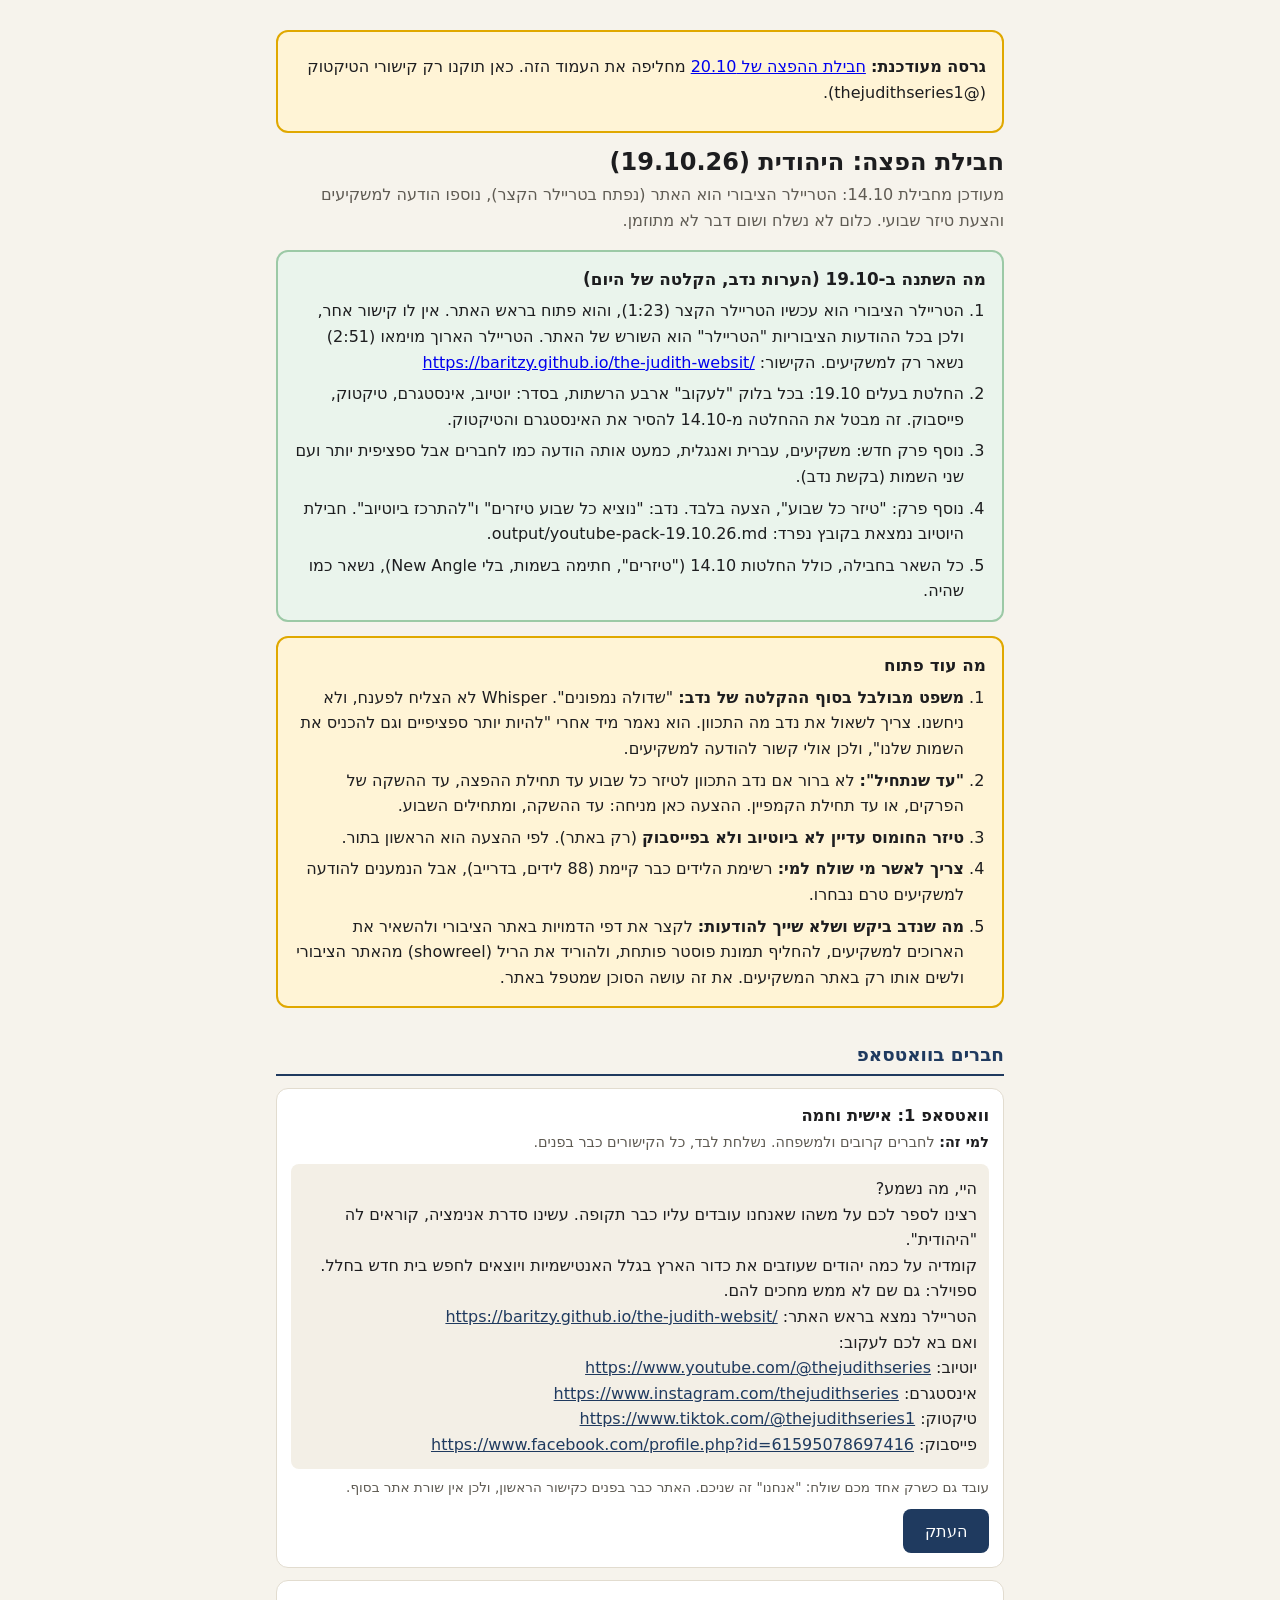
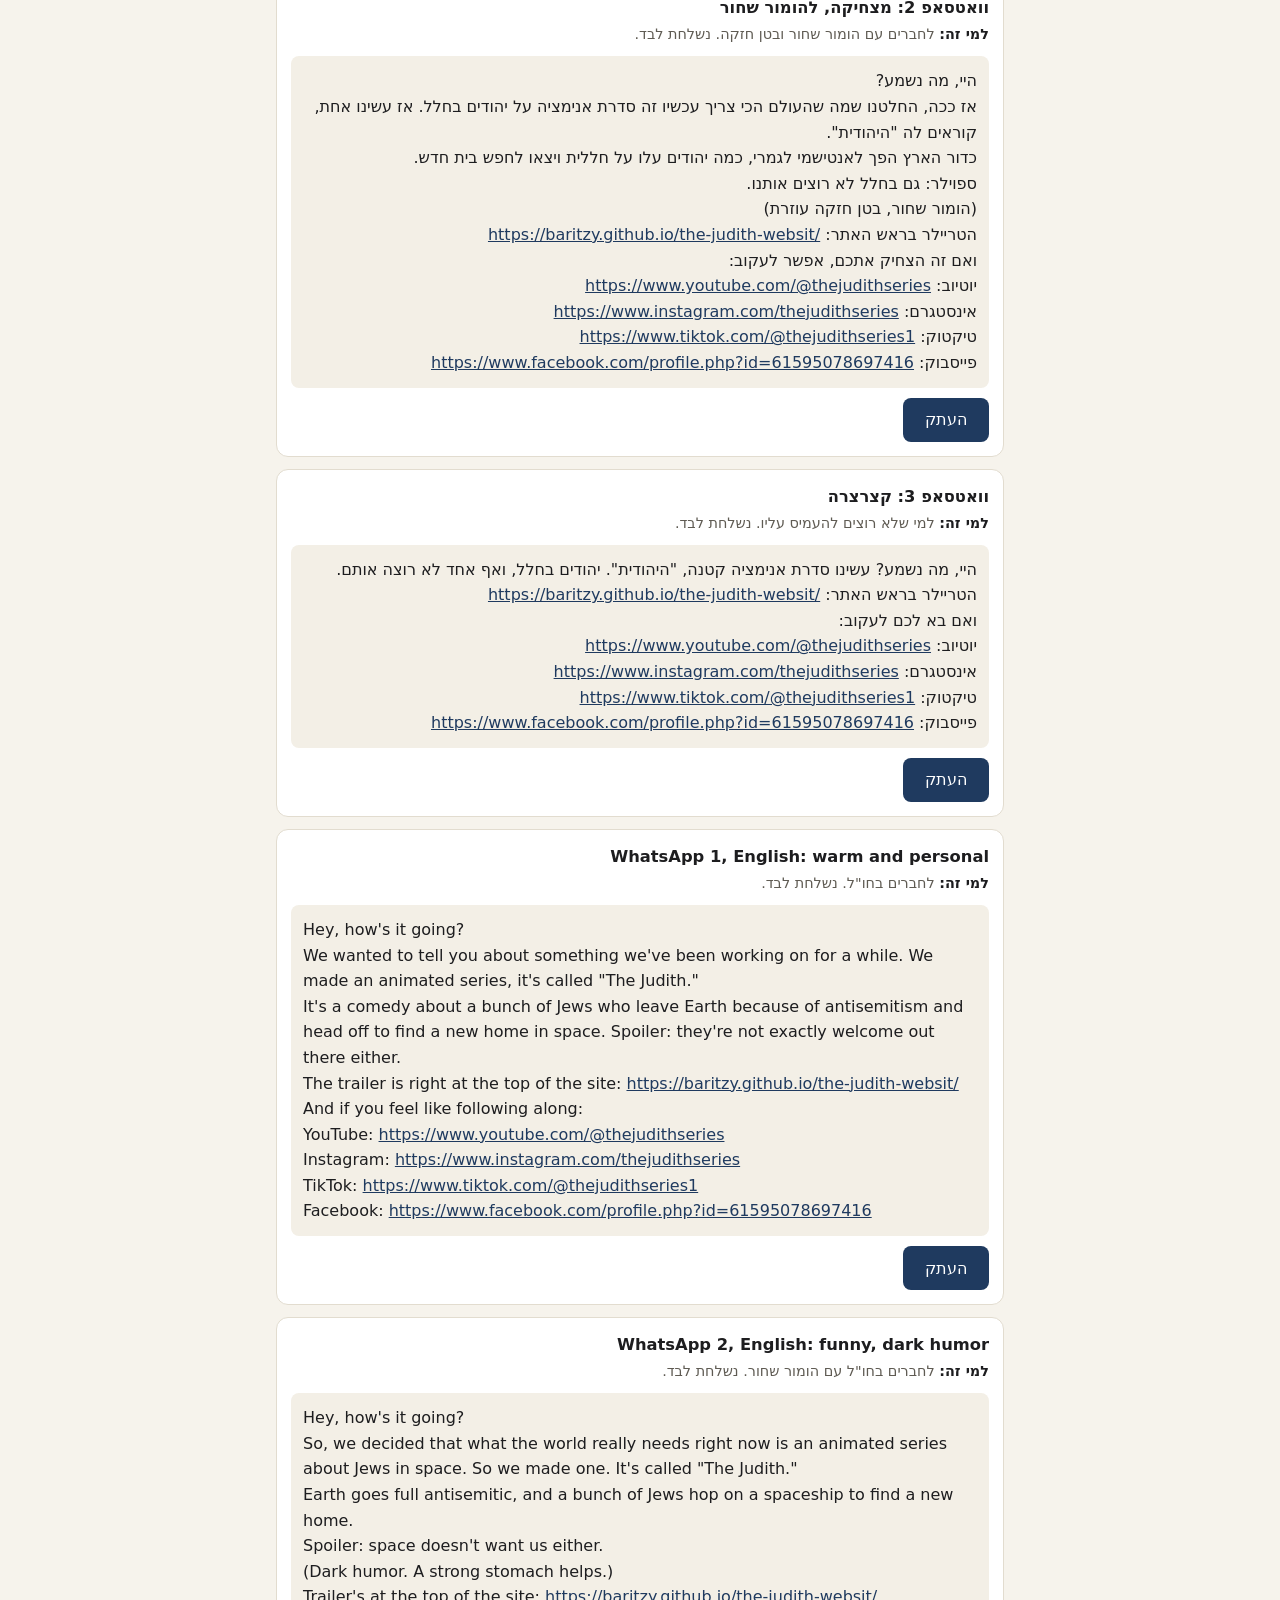
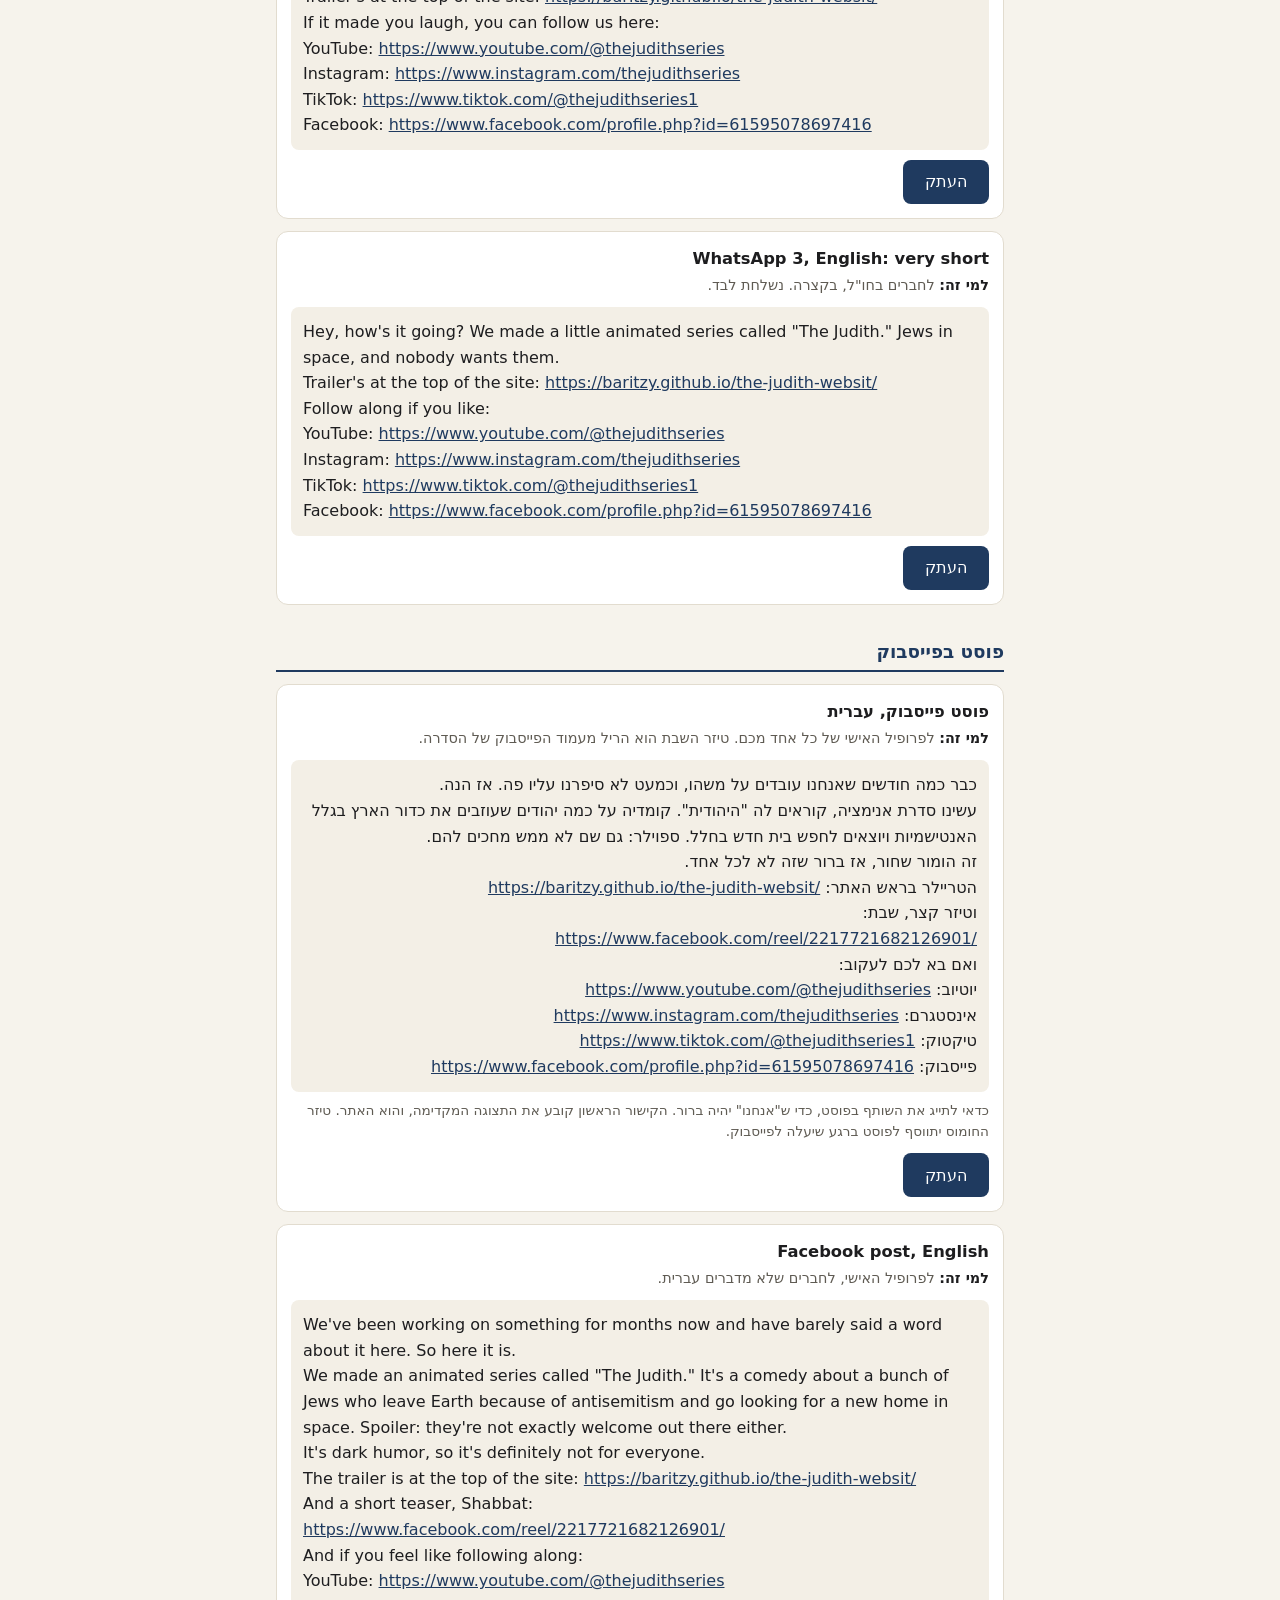
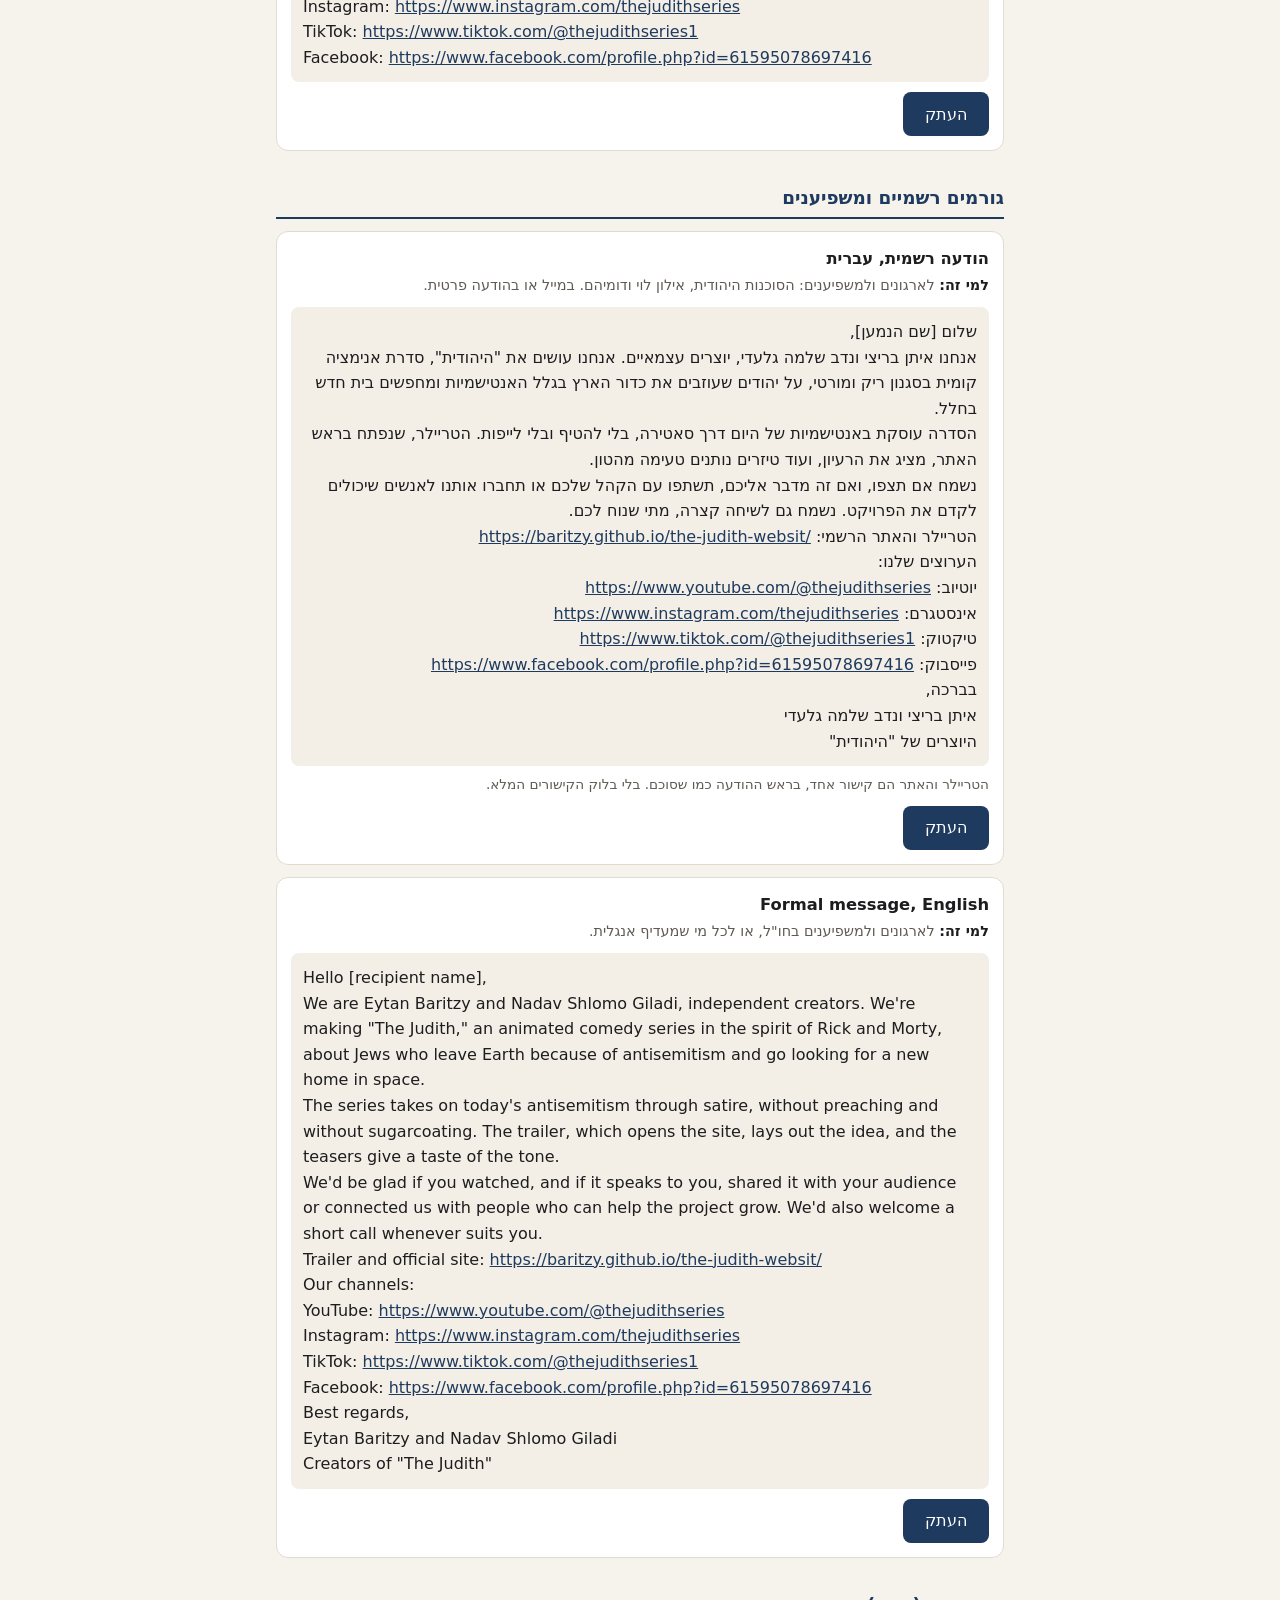
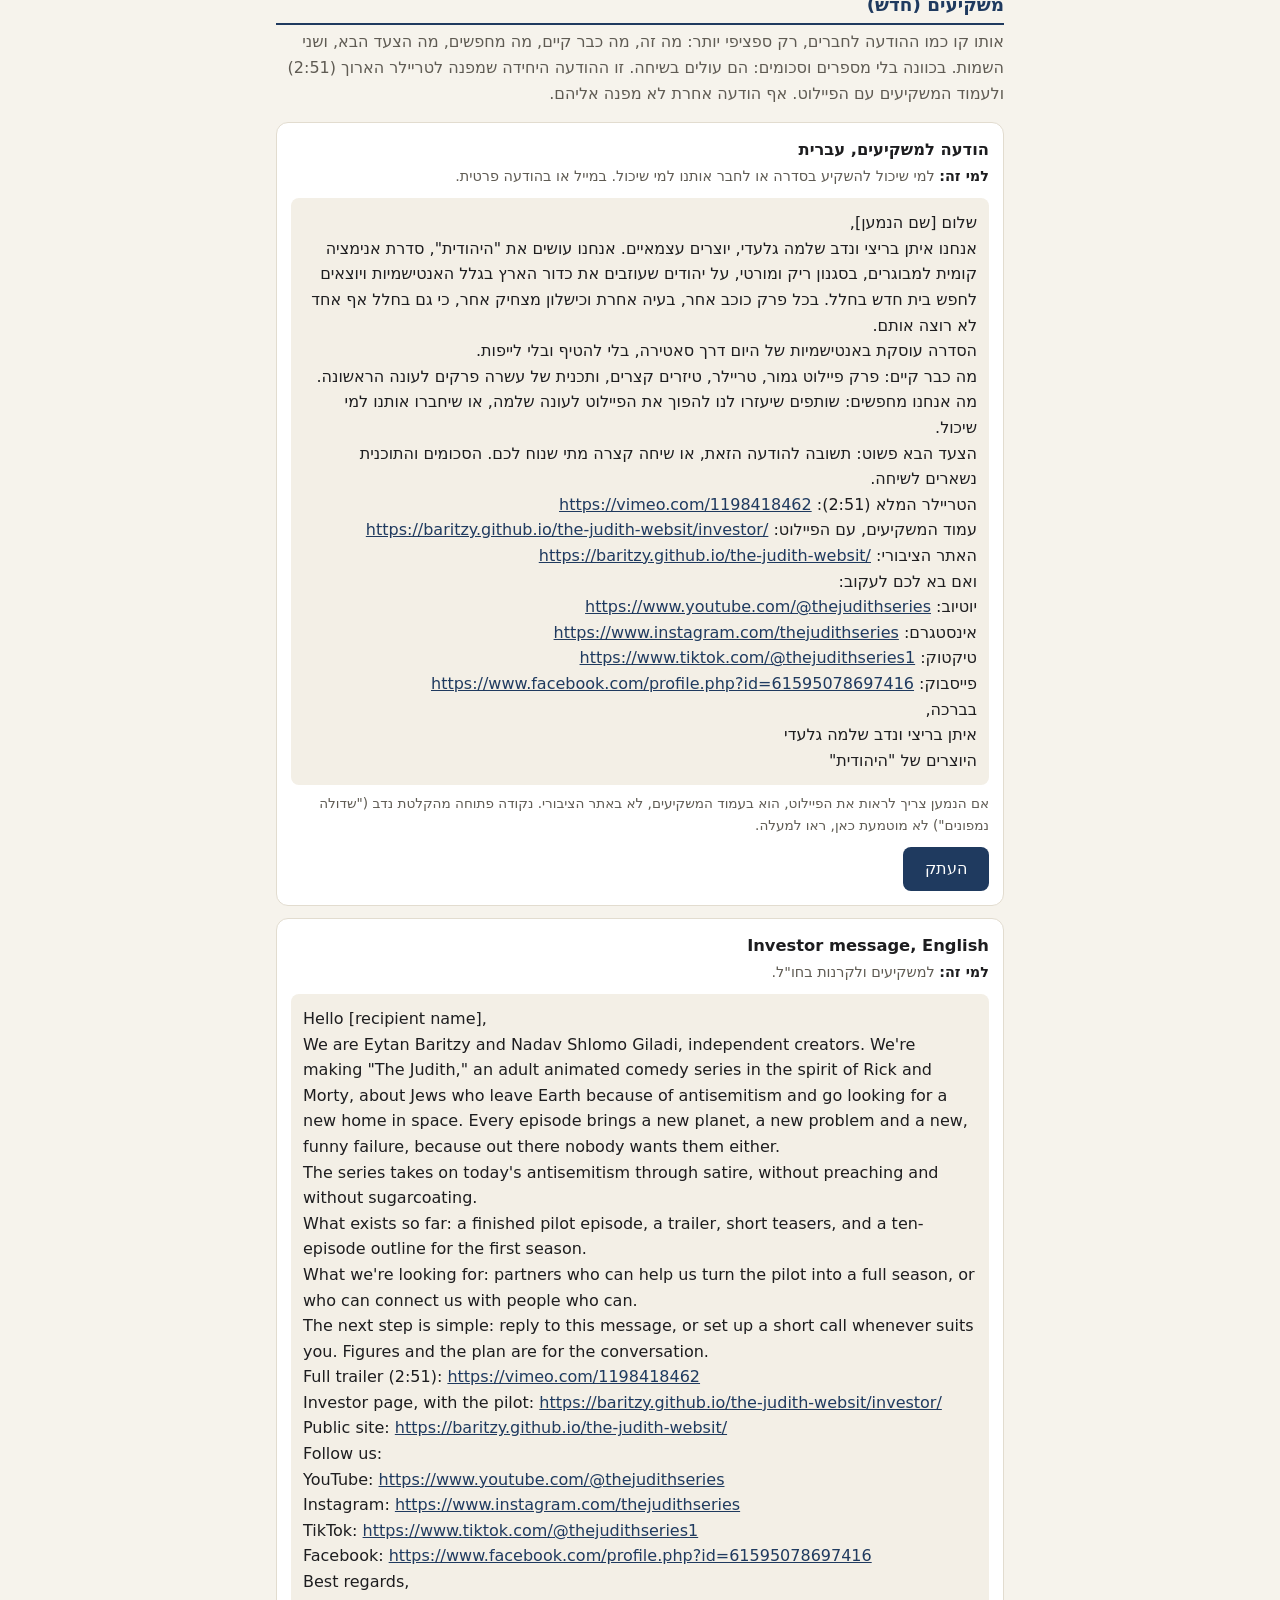
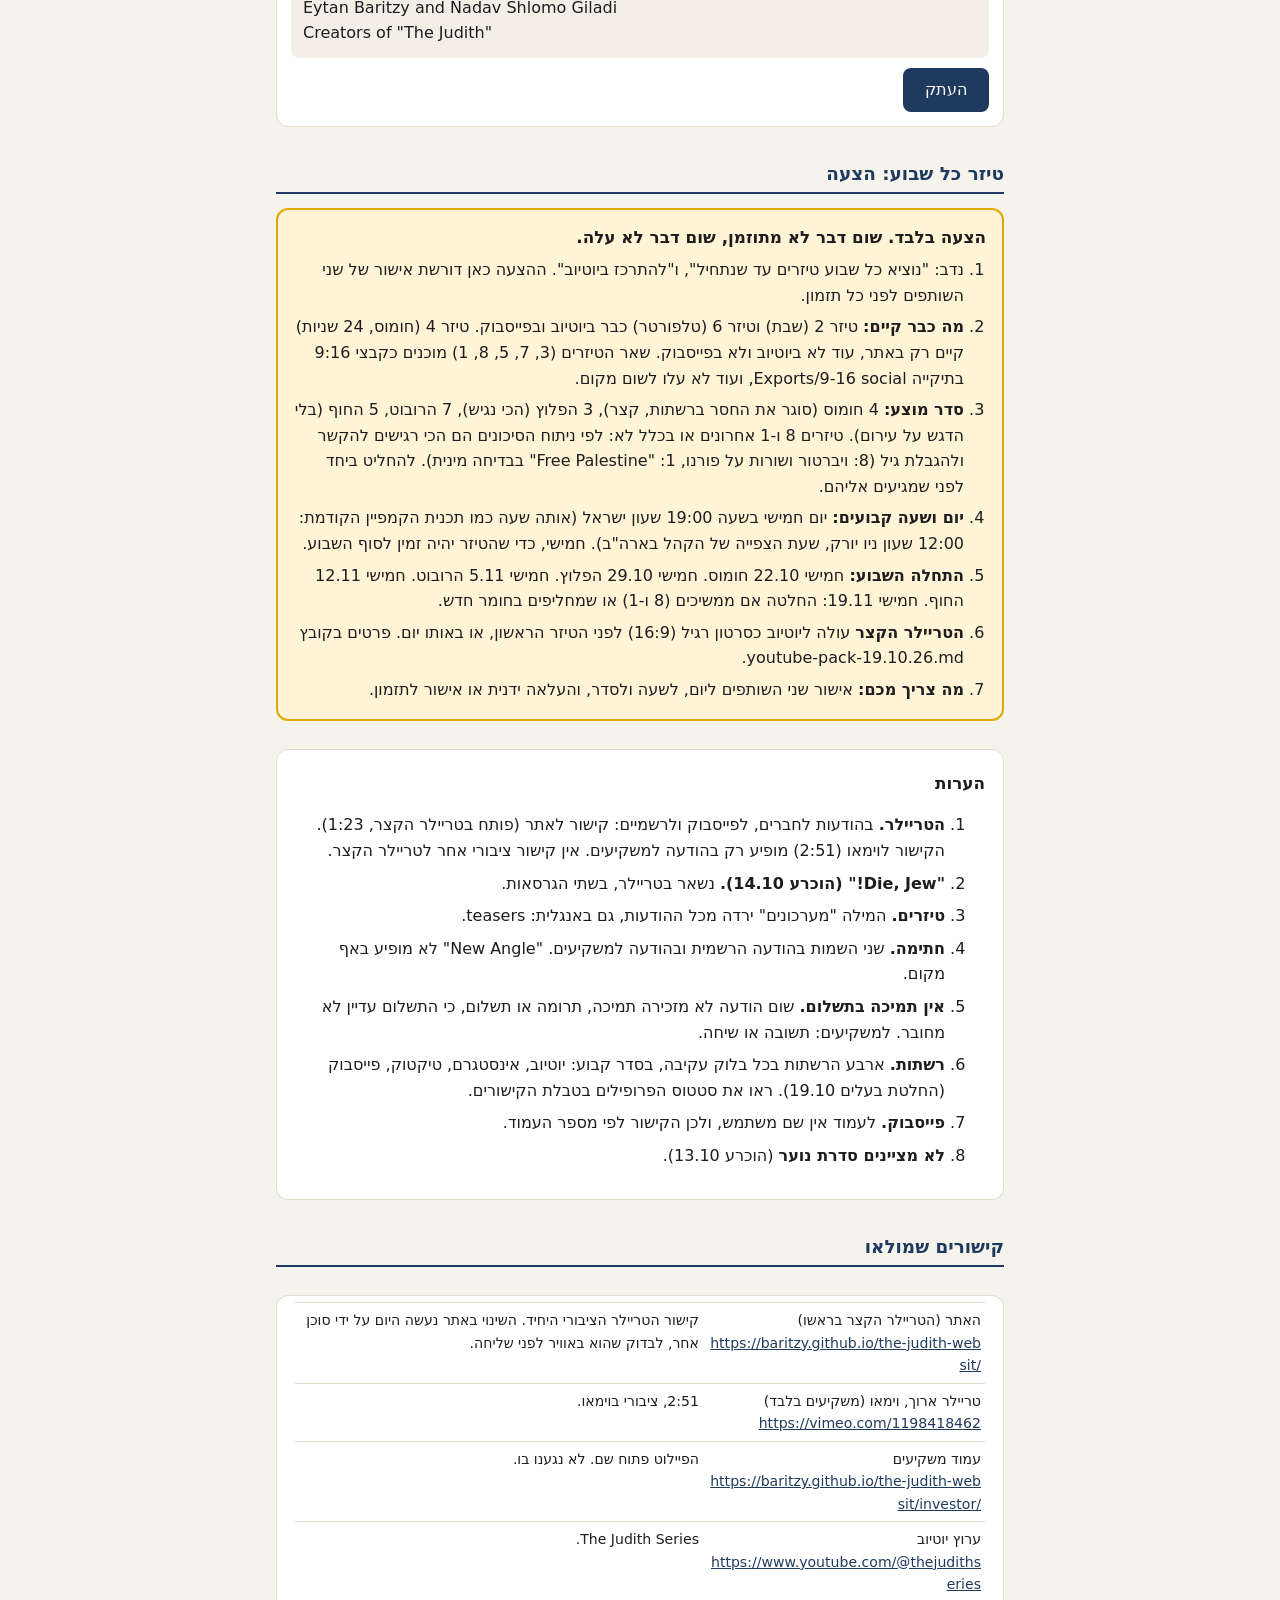
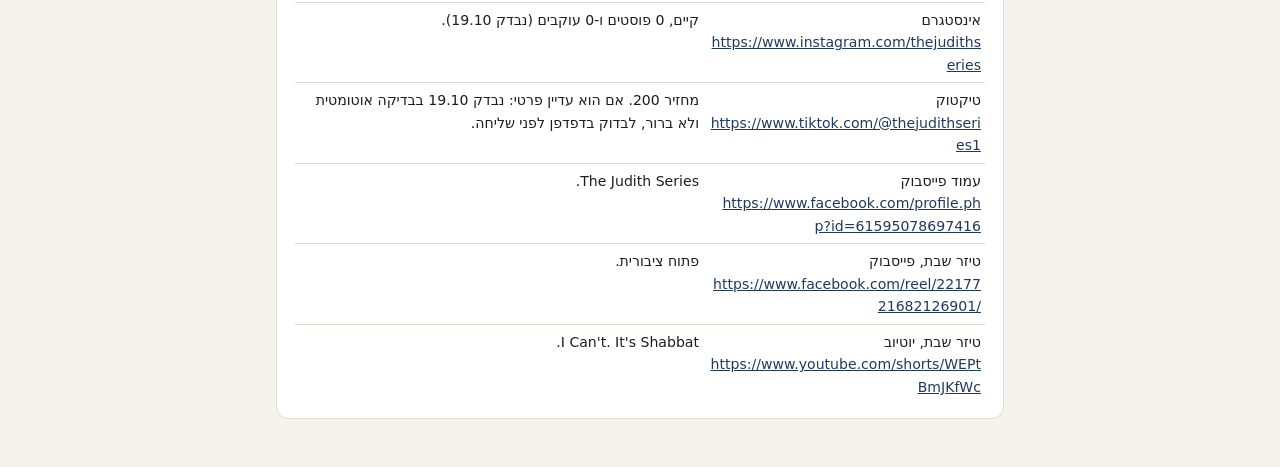
<file: judith-pack-19-10/index.html>
<!doctype html><html lang="he" dir="rtl"><head>
<meta name="robots" content="noindex, nofollow"><meta charset="utf-8"><meta name="viewport" content="width=device-width,initial-scale=1">
<title>חבילת הפצה: היהודית (19.10.26)</title><style>
:root{--bg:#f6f3ec;--card:#fff;--ink:#1d1d1f;--muted:#5f5b53;--line:#e2dccf;--msg:#f3efe6;--accent:#1f3a5f;--ok:#2a7a3b;
--dec-bg:#eaf4ec;--dec-line:#9cc9a6;--open-bg:#fff4d6;--open-line:#e0a800;--mark:#ffe08a}
*{box-sizing:border-box}
body{margin:0;background:var(--bg);color:var(--ink);font-family:system-ui,-apple-system,"Segoe UI",Arial,sans-serif;line-height:1.6;overflow-wrap:anywhere}
main{max-width:760px;margin:0 auto;padding:16px 16px 48px}
h1{font-size:1.5rem;line-height:1.3;margin:8px 0 4px}
.lead{color:var(--muted);margin:0 0 16px}
h2.group{font-size:1.15rem;margin:32px 0 4px;padding-bottom:4px;border-bottom:2px solid var(--accent);color:var(--accent)}
.box{border-radius:12px;padding:6px 16px 10px;margin:14px 0}
.box h2{font-size:1.05rem;margin:8px 0 4px}
.box ol{margin:0;padding-inline-start:22px}.box li{margin:6px 0}
.dec{background:var(--dec-bg);border:2px solid var(--dec-line)}
.open{background:var(--open-bg);border:2px solid var(--open-line)}
.card{background:var(--card);border:1px solid var(--line);border-radius:12px;padding:14px;margin:12px 0}
.card h3{font-size:1.02rem;margin:0 0 2px}
.who{font-size:.9rem;color:var(--muted);margin:0 0 10px}
.who b{color:var(--ink)}
.msg{white-space:pre-wrap;background:var(--msg);border-radius:8px;padding:12px;font-size:1rem;word-break:break-word}
.msg[dir=ltr]{text-align:left}
.msg a{color:var(--accent)}
mark{background:var(--mark);padding:0 3px;border-radius:3px}
.note{font-size:.85rem;color:var(--muted);margin:8px 0 0}
button{margin-top:10px;font-size:1rem;padding:9px 22px;border:0;border-radius:8px;background:var(--accent);color:#fff;cursor:pointer;min-height:44px}
button.ok{background:var(--ok)}
.notes{background:var(--card);border:1px solid var(--line);border-radius:12px;padding:6px 18px 14px;margin-top:28px}
.notes h2{font-size:1.05rem}
.notes li{margin:7px 0}
table{width:100%;border-collapse:collapse;font-size:.88rem}
td{border-top:1px solid var(--line);padding:6px 4px;vertical-align:top}
td a{color:var(--accent);word-break:break-all}
@media print{button{display:none}.card,.box{break-inside:avoid}body{background:#fff}}
</style></head><body><main>
<div class="box open"><p><b>גרסה מעודכנת:</b> <a href="../judith-pack-20-10/">חבילת ההפצה של 20.10</a> מחליפה את העמוד הזה. כאן תוקנו רק קישורי הטיקטוק (@thejudithseries1).</p></div>
<h1>חבילת הפצה: היהודית (19.10.26)</h1><p class="lead">מעודכן מחבילת 14.10: הטריילר הציבורי הוא האתר (נפתח בטריילר הקצר), נוספו הודעה למשקיעים והצעת טיזר שבועי. כלום לא נשלח ושום דבר לא מתוזמן.</p>
<section class="box dec"><h2>מה השתנה ב-19.10 (הערות נדב, הקלטה של היום)</h2><ol><li>הטריילר הציבורי הוא עכשיו הטריילר הקצר (1:23), והוא פתוח בראש האתר. אין לו קישור אחר, ולכן בכל ההודעות הציבוריות "הטריילר" הוא השורש של האתר. הטריילר הארוך מוימאו (2:51) נשאר רק למשקיעים. הקישור: <a href="https://baritzy.github.io/the-judith-websit/" target="_blank" rel="noopener" dir="ltr">https://baritzy.github.io/the-judith-websit/</a></li><li>החלטת בעלים 19.10: בכל בלוק "לעקוב" ארבע הרשתות, בסדר: יוטיוב, אינסטגרם, טיקטוק, פייסבוק. זה מבטל את ההחלטה מ-14.10 להסיר את האינסטגרם והטיקטוק.</li><li>נוסף פרק חדש: משקיעים, עברית ואנגלית, כמעט אותה הודעה כמו לחברים אבל ספציפית יותר ועם שני השמות (בקשת נדב).</li><li>נוסף פרק: "טיזר כל שבוע", הצעה בלבד. נדב: "נוציא כל שבוע טיזרים" ו"להתרכז ביוטיוב". חבילת היוטיוב נמצאת בקובץ נפרד: output/youtube-pack-19.10.26.md.</li><li>כל השאר בחבילה, כולל החלטות 14.10 ("טיזרים", חתימה בשמות, בלי New Angle), נשאר כמו שהיה.</li></ol></section>
<section class="box open"><h2>מה עוד פתוח</h2><ol><li><b>משפט מבולבל בסוף ההקלטה של נדב:</b> "שדולה נמפונים". Whisper לא הצליח לפענח, ולא ניחשנו. צריך לשאול את נדב מה התכוון. הוא נאמר מיד אחרי "להיות יותר ספציפיים וגם להכניס את השמות שלנו", ולכן אולי קשור להודעה למשקיעים.</li><li><b>"עד שנתחיל":</b> לא ברור אם נדב התכוון לטיזר כל שבוע עד תחילת ההפצה, עד ההשקה של הפרקים, או עד תחילת הקמפיין. ההצעה כאן מניחה: עד ההשקה, ומתחילים השבוע.</li><li><b>טיזר החומוס עדיין לא ביוטיוב ולא בפייסבוק</b> (רק באתר). לפי ההצעה הוא הראשון בתור.</li><li><b>צריך לאשר מי שולח למי:</b> רשימת הלידים כבר קיימת (88 לידים, בדרייב), אבל הנמענים להודעה למשקיעים טרם נבחרו.</li><li><b>מה שנדב ביקש ושלא שייך להודעות:</b> לקצר את דפי הדמויות באתר הציבורי ולהשאיר את הארוכים למשקיעים, להחליף תמונת פוסטר פותחת, ולהוריד את הריל (showreel) מהאתר הציבורי ולשים אותו רק באתר המשקיעים. את זה עושה הסוכן שמטפל באתר.</li></ol></section>
<h2 class="group">חברים בוואטסאפ</h2>
<section class="card"><h3>וואטסאפ 1: אישית וחמה</h3><p class="who"><b>למי זה:</b> לחברים קרובים ולמשפחה. נשלחת לבד, כל הקישורים כבר בפנים.</p><div class="msg" id="w1" dir="rtl" lang="he">היי, מה נשמע?
רצינו לספר לכם על משהו שאנחנו עובדים עליו כבר תקופה. עשינו סדרת אנימציה, קוראים לה &quot;היהודית&quot;.
קומדיה על כמה יהודים שעוזבים את כדור הארץ בגלל האנטישמיות ויוצאים לחפש בית חדש בחלל. ספוילר: גם שם לא ממש מחכים להם.
הטריילר נמצא בראש האתר: <a href="https://baritzy.github.io/the-judith-websit/" target="_blank" rel="noopener" dir="ltr">https://baritzy.github.io/the-judith-websit/</a>
ואם בא לכם לעקוב:
יוטיוב: <a href="https://www.youtube.com/@thejudithseries" target="_blank" rel="noopener" dir="ltr">https://www.youtube.com/@thejudithseries</a>
אינסטגרם: <a href="https://www.instagram.com/thejudithseries" target="_blank" rel="noopener" dir="ltr">https://www.instagram.com/thejudithseries</a>
טיקטוק: <a href="https://www.tiktok.com/@thejudithseries1" target="_blank" rel="noopener" dir="ltr">https://www.tiktok.com/@thejudithseries1</a>
פייסבוק: <a href="https://www.facebook.com/profile.php?id=61595078697416" target="_blank" rel="noopener" dir="ltr">https://www.facebook.com/profile.php?id=61595078697416</a></div><p class="note">עובד גם כשרק אחד מכם שולח: &quot;אנחנו&quot; זה שניכם. האתר כבר בפנים כקישור הראשון, ולכן אין שורת אתר בסוף.</p><button onclick="cp('w1',this)">העתק</button></section>
<section class="card"><h3>וואטסאפ 2: מצחיקה, להומור שחור</h3><p class="who"><b>למי זה:</b> לחברים עם הומור שחור ובטן חזקה. נשלחת לבד.</p><div class="msg" id="w2" dir="rtl" lang="he">היי, מה נשמע?
אז ככה, החלטנו שמה שהעולם הכי צריך עכשיו זה סדרת אנימציה על יהודים בחלל. אז עשינו אחת, קוראים לה &quot;היהודית&quot;.
כדור הארץ הפך לאנטישמי לגמרי, כמה יהודים עלו על חללית ויצאו לחפש בית חדש.
ספוילר: גם בחלל לא רוצים אותנו.
(הומור שחור, בטן חזקה עוזרת)
הטריילר בראש האתר: <a href="https://baritzy.github.io/the-judith-websit/" target="_blank" rel="noopener" dir="ltr">https://baritzy.github.io/the-judith-websit/</a>
ואם זה הצחיק אתכם, אפשר לעקוב:
יוטיוב: <a href="https://www.youtube.com/@thejudithseries" target="_blank" rel="noopener" dir="ltr">https://www.youtube.com/@thejudithseries</a>
אינסטגרם: <a href="https://www.instagram.com/thejudithseries" target="_blank" rel="noopener" dir="ltr">https://www.instagram.com/thejudithseries</a>
טיקטוק: <a href="https://www.tiktok.com/@thejudithseries1" target="_blank" rel="noopener" dir="ltr">https://www.tiktok.com/@thejudithseries1</a>
פייסבוק: <a href="https://www.facebook.com/profile.php?id=61595078697416" target="_blank" rel="noopener" dir="ltr">https://www.facebook.com/profile.php?id=61595078697416</a></div><button onclick="cp('w2',this)">העתק</button></section>
<section class="card"><h3>וואטסאפ 3: קצרצרה</h3><p class="who"><b>למי זה:</b> למי שלא רוצים להעמיס עליו. נשלחת לבד.</p><div class="msg" id="w3" dir="rtl" lang="he">היי, מה נשמע? עשינו סדרת אנימציה קטנה, &quot;היהודית&quot;. יהודים בחלל, ואף אחד לא רוצה אותם.
הטריילר בראש האתר: <a href="https://baritzy.github.io/the-judith-websit/" target="_blank" rel="noopener" dir="ltr">https://baritzy.github.io/the-judith-websit/</a>
ואם בא לכם לעקוב:
יוטיוב: <a href="https://www.youtube.com/@thejudithseries" target="_blank" rel="noopener" dir="ltr">https://www.youtube.com/@thejudithseries</a>
אינסטגרם: <a href="https://www.instagram.com/thejudithseries" target="_blank" rel="noopener" dir="ltr">https://www.instagram.com/thejudithseries</a>
טיקטוק: <a href="https://www.tiktok.com/@thejudithseries1" target="_blank" rel="noopener" dir="ltr">https://www.tiktok.com/@thejudithseries1</a>
פייסבוק: <a href="https://www.facebook.com/profile.php?id=61595078697416" target="_blank" rel="noopener" dir="ltr">https://www.facebook.com/profile.php?id=61595078697416</a></div><button onclick="cp('w3',this)">העתק</button></section>
<section class="card"><h3>WhatsApp 1, English: warm and personal</h3><p class="who"><b>למי זה:</b> לחברים בחו&quot;ל. נשלחת לבד.</p><div class="msg" id="e1" dir="ltr" lang="en">Hey, how's it going?
We wanted to tell you about something we've been working on for a while. We made an animated series, it's called &quot;The Judith.&quot;
It's a comedy about a bunch of Jews who leave Earth because of antisemitism and head off to find a new home in space. Spoiler: they're not exactly welcome out there either.
The trailer is right at the top of the site: <a href="https://baritzy.github.io/the-judith-websit/" target="_blank" rel="noopener" dir="ltr">https://baritzy.github.io/the-judith-websit/</a>
And if you feel like following along:
YouTube: <a href="https://www.youtube.com/@thejudithseries" target="_blank" rel="noopener" dir="ltr">https://www.youtube.com/@thejudithseries</a>
Instagram: <a href="https://www.instagram.com/thejudithseries" target="_blank" rel="noopener" dir="ltr">https://www.instagram.com/thejudithseries</a>
TikTok: <a href="https://www.tiktok.com/@thejudithseries1" target="_blank" rel="noopener" dir="ltr">https://www.tiktok.com/@thejudithseries1</a>
Facebook: <a href="https://www.facebook.com/profile.php?id=61595078697416" target="_blank" rel="noopener" dir="ltr">https://www.facebook.com/profile.php?id=61595078697416</a></div><button onclick="cp('e1',this)">העתק</button></section>
<section class="card"><h3>WhatsApp 2, English: funny, dark humor</h3><p class="who"><b>למי זה:</b> לחברים בחו&quot;ל עם הומור שחור. נשלחת לבד.</p><div class="msg" id="e2" dir="ltr" lang="en">Hey, how's it going?
So, we decided that what the world really needs right now is an animated series about Jews in space. So we made one. It's called &quot;The Judith.&quot;
Earth goes full antisemitic, and a bunch of Jews hop on a spaceship to find a new home.
Spoiler: space doesn't want us either.
(Dark humor. A strong stomach helps.)
Trailer's at the top of the site: <a href="https://baritzy.github.io/the-judith-websit/" target="_blank" rel="noopener" dir="ltr">https://baritzy.github.io/the-judith-websit/</a>
If it made you laugh, you can follow us here:
YouTube: <a href="https://www.youtube.com/@thejudithseries" target="_blank" rel="noopener" dir="ltr">https://www.youtube.com/@thejudithseries</a>
Instagram: <a href="https://www.instagram.com/thejudithseries" target="_blank" rel="noopener" dir="ltr">https://www.instagram.com/thejudithseries</a>
TikTok: <a href="https://www.tiktok.com/@thejudithseries1" target="_blank" rel="noopener" dir="ltr">https://www.tiktok.com/@thejudithseries1</a>
Facebook: <a href="https://www.facebook.com/profile.php?id=61595078697416" target="_blank" rel="noopener" dir="ltr">https://www.facebook.com/profile.php?id=61595078697416</a></div><button onclick="cp('e2',this)">העתק</button></section>
<section class="card"><h3>WhatsApp 3, English: very short</h3><p class="who"><b>למי זה:</b> לחברים בחו&quot;ל, בקצרה. נשלחת לבד.</p><div class="msg" id="e3" dir="ltr" lang="en">Hey, how's it going? We made a little animated series called &quot;The Judith.&quot; Jews in space, and nobody wants them.
Trailer's at the top of the site: <a href="https://baritzy.github.io/the-judith-websit/" target="_blank" rel="noopener" dir="ltr">https://baritzy.github.io/the-judith-websit/</a>
Follow along if you like:
YouTube: <a href="https://www.youtube.com/@thejudithseries" target="_blank" rel="noopener" dir="ltr">https://www.youtube.com/@thejudithseries</a>
Instagram: <a href="https://www.instagram.com/thejudithseries" target="_blank" rel="noopener" dir="ltr">https://www.instagram.com/thejudithseries</a>
TikTok: <a href="https://www.tiktok.com/@thejudithseries1" target="_blank" rel="noopener" dir="ltr">https://www.tiktok.com/@thejudithseries1</a>
Facebook: <a href="https://www.facebook.com/profile.php?id=61595078697416" target="_blank" rel="noopener" dir="ltr">https://www.facebook.com/profile.php?id=61595078697416</a></div><button onclick="cp('e3',this)">העתק</button></section>
<h2 class="group">פוסט בפייסבוק</h2>
<section class="card"><h3>פוסט פייסבוק, עברית</h3><p class="who"><b>למי זה:</b> לפרופיל האישי של כל אחד מכם. טיזר השבת הוא הריל מעמוד הפייסבוק של הסדרה.</p><div class="msg" id="f1" dir="rtl" lang="he">כבר כמה חודשים שאנחנו עובדים על משהו, וכמעט לא סיפרנו עליו פה. אז הנה.
עשינו סדרת אנימציה, קוראים לה &quot;היהודית&quot;. קומדיה על כמה יהודים שעוזבים את כדור הארץ בגלל האנטישמיות ויוצאים לחפש בית חדש בחלל. ספוילר: גם שם לא ממש מחכים להם.
זה הומור שחור, אז ברור שזה לא לכל אחד.
הטריילר בראש האתר: <a href="https://baritzy.github.io/the-judith-websit/" target="_blank" rel="noopener" dir="ltr">https://baritzy.github.io/the-judith-websit/</a>
וטיזר קצר, שבת:
<a href="https://www.facebook.com/reel/2217721682126901/" target="_blank" rel="noopener" dir="ltr">https://www.facebook.com/reel/2217721682126901/</a>
ואם בא לכם לעקוב:
יוטיוב: <a href="https://www.youtube.com/@thejudithseries" target="_blank" rel="noopener" dir="ltr">https://www.youtube.com/@thejudithseries</a>
אינסטגרם: <a href="https://www.instagram.com/thejudithseries" target="_blank" rel="noopener" dir="ltr">https://www.instagram.com/thejudithseries</a>
טיקטוק: <a href="https://www.tiktok.com/@thejudithseries1" target="_blank" rel="noopener" dir="ltr">https://www.tiktok.com/@thejudithseries1</a>
פייסבוק: <a href="https://www.facebook.com/profile.php?id=61595078697416" target="_blank" rel="noopener" dir="ltr">https://www.facebook.com/profile.php?id=61595078697416</a></div><p class="note">כדאי לתייג את השותף בפוסט, כדי ש&quot;אנחנו&quot; יהיה ברור. הקישור הראשון קובע את התצוגה המקדימה, והוא האתר. טיזר החומוס יתווסף לפוסט ברגע שיעלה לפייסבוק.</p><button onclick="cp('f1',this)">העתק</button></section>
<section class="card"><h3>Facebook post, English</h3><p class="who"><b>למי זה:</b> לפרופיל האישי, לחברים שלא מדברים עברית.</p><div class="msg" id="f2" dir="ltr" lang="en">We've been working on something for months now and have barely said a word about it here. So here it is.
We made an animated series called &quot;The Judith.&quot; It's a comedy about a bunch of Jews who leave Earth because of antisemitism and go looking for a new home in space. Spoiler: they're not exactly welcome out there either.
It's dark humor, so it's definitely not for everyone.
The trailer is at the top of the site: <a href="https://baritzy.github.io/the-judith-websit/" target="_blank" rel="noopener" dir="ltr">https://baritzy.github.io/the-judith-websit/</a>
And a short teaser, Shabbat:
<a href="https://www.facebook.com/reel/2217721682126901/" target="_blank" rel="noopener" dir="ltr">https://www.facebook.com/reel/2217721682126901/</a>
And if you feel like following along:
YouTube: <a href="https://www.youtube.com/@thejudithseries" target="_blank" rel="noopener" dir="ltr">https://www.youtube.com/@thejudithseries</a>
Instagram: <a href="https://www.instagram.com/thejudithseries" target="_blank" rel="noopener" dir="ltr">https://www.instagram.com/thejudithseries</a>
TikTok: <a href="https://www.tiktok.com/@thejudithseries1" target="_blank" rel="noopener" dir="ltr">https://www.tiktok.com/@thejudithseries1</a>
Facebook: <a href="https://www.facebook.com/profile.php?id=61595078697416" target="_blank" rel="noopener" dir="ltr">https://www.facebook.com/profile.php?id=61595078697416</a></div><button onclick="cp('f2',this)">העתק</button></section>
<h2 class="group">גורמים רשמיים ומשפיענים</h2>
<section class="card"><h3>הודעה רשמית, עברית</h3><p class="who"><b>למי זה:</b> לארגונים ולמשפיענים: הסוכנות היהודית, אילון לוי ודומיהם. במייל או בהודעה פרטית.</p><div class="msg" id="o1" dir="rtl" lang="he">שלום [שם הנמען],
אנחנו איתן בריצי ונדב שלמה גלעדי, יוצרים עצמאיים. אנחנו עושים את &quot;היהודית&quot;, סדרת אנימציה קומית בסגנון ריק ומורטי, על יהודים שעוזבים את כדור הארץ בגלל האנטישמיות ומחפשים בית חדש בחלל.
הסדרה עוסקת באנטישמיות של היום דרך סאטירה, בלי להטיף ובלי לייפות. הטריילר, שנפתח בראש האתר, מציג את הרעיון, ועוד טיזרים נותנים טעימה מהטון.
נשמח אם תצפו, ואם זה מדבר אליכם, תשתפו עם הקהל שלכם או תחברו אותנו לאנשים שיכולים לקדם את הפרויקט. נשמח גם לשיחה קצרה, מתי שנוח לכם.
הטריילר והאתר הרשמי: <a href="https://baritzy.github.io/the-judith-websit/" target="_blank" rel="noopener" dir="ltr">https://baritzy.github.io/the-judith-websit/</a>
הערוצים שלנו:
יוטיוב: <a href="https://www.youtube.com/@thejudithseries" target="_blank" rel="noopener" dir="ltr">https://www.youtube.com/@thejudithseries</a>
אינסטגרם: <a href="https://www.instagram.com/thejudithseries" target="_blank" rel="noopener" dir="ltr">https://www.instagram.com/thejudithseries</a>
טיקטוק: <a href="https://www.tiktok.com/@thejudithseries1" target="_blank" rel="noopener" dir="ltr">https://www.tiktok.com/@thejudithseries1</a>
פייסבוק: <a href="https://www.facebook.com/profile.php?id=61595078697416" target="_blank" rel="noopener" dir="ltr">https://www.facebook.com/profile.php?id=61595078697416</a>
בברכה,
איתן בריצי ונדב שלמה גלעדי
היוצרים של &quot;היהודית&quot; </div><p class="note">הטריילר והאתר הם קישור אחד, בראש ההודעה כמו שסוכם. בלי בלוק הקישורים המלא.</p><button onclick="cp('o1',this)">העתק</button></section>
<section class="card"><h3>Formal message, English</h3><p class="who"><b>למי זה:</b> לארגונים ולמשפיענים בחו&quot;ל, או לכל מי שמעדיף אנגלית.</p><div class="msg" id="o2" dir="ltr" lang="en">Hello [recipient name],
We are Eytan Baritzy and Nadav Shlomo Giladi, independent creators. We're making &quot;The Judith,&quot; an animated comedy series in the spirit of Rick and Morty, about Jews who leave Earth because of antisemitism and go looking for a new home in space.
The series takes on today's antisemitism through satire, without preaching and without sugarcoating. The trailer, which opens the site, lays out the idea, and the teasers give a taste of the tone.
We'd be glad if you watched, and if it speaks to you, shared it with your audience or connected us with people who can help the project grow. We'd also welcome a short call whenever suits you.
Trailer and official site: <a href="https://baritzy.github.io/the-judith-websit/" target="_blank" rel="noopener" dir="ltr">https://baritzy.github.io/the-judith-websit/</a>
Our channels:
YouTube: <a href="https://www.youtube.com/@thejudithseries" target="_blank" rel="noopener" dir="ltr">https://www.youtube.com/@thejudithseries</a>
Instagram: <a href="https://www.instagram.com/thejudithseries" target="_blank" rel="noopener" dir="ltr">https://www.instagram.com/thejudithseries</a>
TikTok: <a href="https://www.tiktok.com/@thejudithseries1" target="_blank" rel="noopener" dir="ltr">https://www.tiktok.com/@thejudithseries1</a>
Facebook: <a href="https://www.facebook.com/profile.php?id=61595078697416" target="_blank" rel="noopener" dir="ltr">https://www.facebook.com/profile.php?id=61595078697416</a>
Best regards,
Eytan Baritzy and Nadav Shlomo Giladi
Creators of &quot;The Judith&quot; </div><button onclick="cp('o2',this)">העתק</button></section>
<h2 class="group">משקיעים (חדש)</h2>
<p class="lead">אותו קו כמו ההודעה לחברים, רק ספציפי יותר: מה זה, מה כבר קיים, מה מחפשים, מה הצעד הבא, ושני השמות. בכוונה בלי מספרים וסכומים: הם עולים בשיחה. זו ההודעה היחידה שמפנה לטריילר הארוך (2:51) ולעמוד המשקיעים עם הפיילוט. אף הודעה אחרת לא מפנה אליהם.</p>
<section class="card"><h3>הודעה למשקיעים, עברית</h3><p class="who"><b>למי זה:</b> למי שיכול להשקיע בסדרה או לחבר אותנו למי שיכול. במייל או בהודעה פרטית.</p><div class="msg" id="i1" dir="rtl" lang="he">שלום [שם הנמען],
אנחנו איתן בריצי ונדב שלמה גלעדי, יוצרים עצמאיים. אנחנו עושים את &quot;היהודית&quot;, סדרת אנימציה קומית למבוגרים, בסגנון ריק ומורטי, על יהודים שעוזבים את כדור הארץ בגלל האנטישמיות ויוצאים לחפש בית חדש בחלל. בכל פרק כוכב אחר, בעיה אחרת וכישלון מצחיק אחר, כי גם בחלל אף אחד לא רוצה אותם.
הסדרה עוסקת באנטישמיות של היום דרך סאטירה, בלי להטיף ובלי לייפות.
מה כבר קיים: פרק פיילוט גמור, טריילר, טיזרים קצרים, ותכנית של עשרה פרקים לעונה הראשונה.
מה אנחנו מחפשים: שותפים שיעזרו לנו להפוך את הפיילוט לעונה שלמה, או שיחברו אותנו למי שיכול.
הצעד הבא פשוט: תשובה להודעה הזאת, או שיחה קצרה מתי שנוח לכם. הסכומים והתוכנית נשארים לשיחה.
הטריילר המלא (2:51): <a href="https://vimeo.com/1198418462" target="_blank" rel="noopener" dir="ltr">https://vimeo.com/1198418462</a>
עמוד המשקיעים, עם הפיילוט: <a href="https://baritzy.github.io/the-judith-websit/investor/" target="_blank" rel="noopener" dir="ltr">https://baritzy.github.io/the-judith-websit/investor/</a>
האתר הציבורי: <a href="https://baritzy.github.io/the-judith-websit/" target="_blank" rel="noopener" dir="ltr">https://baritzy.github.io/the-judith-websit/</a>
ואם בא לכם לעקוב:
יוטיוב: <a href="https://www.youtube.com/@thejudithseries" target="_blank" rel="noopener" dir="ltr">https://www.youtube.com/@thejudithseries</a>
אינסטגרם: <a href="https://www.instagram.com/thejudithseries" target="_blank" rel="noopener" dir="ltr">https://www.instagram.com/thejudithseries</a>
טיקטוק: <a href="https://www.tiktok.com/@thejudithseries1" target="_blank" rel="noopener" dir="ltr">https://www.tiktok.com/@thejudithseries1</a>
פייסבוק: <a href="https://www.facebook.com/profile.php?id=61595078697416" target="_blank" rel="noopener" dir="ltr">https://www.facebook.com/profile.php?id=61595078697416</a>
בברכה,
איתן בריצי ונדב שלמה גלעדי
היוצרים של &quot;היהודית&quot; </div><p class="note">אם הנמען צריך לראות את הפיילוט, הוא בעמוד המשקיעים, לא באתר הציבורי. נקודה פתוחה מהקלטת נדב (&quot;שדולה נמפונים&quot;) לא מוטמעת כאן, ראו למעלה.</p><button onclick="cp('i1',this)">העתק</button></section>
<section class="card"><h3>Investor message, English</h3><p class="who"><b>למי זה:</b> למשקיעים ולקרנות בחו&quot;ל.</p><div class="msg" id="i2" dir="ltr" lang="en">Hello [recipient name],
We are Eytan Baritzy and Nadav Shlomo Giladi, independent creators. We're making &quot;The Judith,&quot; an adult animated comedy series in the spirit of Rick and Morty, about Jews who leave Earth because of antisemitism and go looking for a new home in space. Every episode brings a new planet, a new problem and a new, funny failure, because out there nobody wants them either.
The series takes on today's antisemitism through satire, without preaching and without sugarcoating.
What exists so far: a finished pilot episode, a trailer, short teasers, and a ten-episode outline for the first season.
What we're looking for: partners who can help us turn the pilot into a full season, or who can connect us with people who can.
The next step is simple: reply to this message, or set up a short call whenever suits you. Figures and the plan are for the conversation.
Full trailer (2:51): <a href="https://vimeo.com/1198418462" target="_blank" rel="noopener" dir="ltr">https://vimeo.com/1198418462</a>
Investor page, with the pilot: <a href="https://baritzy.github.io/the-judith-websit/investor/" target="_blank" rel="noopener" dir="ltr">https://baritzy.github.io/the-judith-websit/investor/</a>
Public site: <a href="https://baritzy.github.io/the-judith-websit/" target="_blank" rel="noopener" dir="ltr">https://baritzy.github.io/the-judith-websit/</a>
Follow us:
YouTube: <a href="https://www.youtube.com/@thejudithseries" target="_blank" rel="noopener" dir="ltr">https://www.youtube.com/@thejudithseries</a>
Instagram: <a href="https://www.instagram.com/thejudithseries" target="_blank" rel="noopener" dir="ltr">https://www.instagram.com/thejudithseries</a>
TikTok: <a href="https://www.tiktok.com/@thejudithseries1" target="_blank" rel="noopener" dir="ltr">https://www.tiktok.com/@thejudithseries1</a>
Facebook: <a href="https://www.facebook.com/profile.php?id=61595078697416" target="_blank" rel="noopener" dir="ltr">https://www.facebook.com/profile.php?id=61595078697416</a>
Best regards,
Eytan Baritzy and Nadav Shlomo Giladi
Creators of &quot;The Judith&quot; </div><button onclick="cp('i2',this)">העתק</button></section>
<h2 class="group">טיזר כל שבוע: הצעה</h2>
<section class="box open"><h2>הצעה בלבד. שום דבר לא מתוזמן, שום דבר לא עלה.</h2><ol><li>נדב: "נוציא כל שבוע טיזרים עד שנתחיל", ו"להתרכז ביוטיוב". ההצעה כאן דורשת אישור של שני השותפים לפני כל תזמון.</li><li><b>מה כבר קיים:</b> טיזר 2 (שבת) וטיזר 6 (טלפורטר) כבר ביוטיוב ובפייסבוק. טיזר 4 (חומוס, 24 שניות) קיים רק באתר, עוד לא ביוטיוב ולא בפייסבוק. שאר הטיזרים (3, 7, 5, 8, 1) מוכנים כקבצי 9:16 בתיקייה Exports/9-16 social, ועוד לא עלו לשום מקום.</li><li><b>סדר מוצע:</b> 4 חומוס (סוגר את החסר ברשתות, קצר), 3 הפלוץ (הכי נגיש), 7 הרובוט, 5 החוף (בלי הדגש על עירום). טיזרים 8 ו-1 אחרונים או בכלל לא: לפי ניתוח הסיכונים הם הכי רגישים להקשר ולהגבלת גיל (8: ויברטור ושורות על פורנו, 1: "Free Palestine" בבדיחה מינית). להחליט ביחד לפני שמגיעים אליהם.</li><li><b>יום ושעה קבועים:</b> יום חמישי בשעה 19:00 שעון ישראל (אותה שעה כמו תכנית הקמפיין הקודמת: 12:00 שעון ניו יורק, שעת הצפייה של הקהל בארה"ב). חמישי, כדי שהטיזר יהיה זמין לסוף השבוע.</li><li><b>התחלה השבוע:</b> חמישי 22.10 חומוס. חמישי 29.10 הפלוץ. חמישי 5.11 הרובוט. חמישי 12.11 החוף. חמישי 19.11: החלטה אם ממשיכים (8 ו-1) או שמחליפים בחומר חדש.</li><li><b>הטריילר הקצר</b> עולה ליוטיוב כסרטון רגיל (16:9) לפני הטיזר הראשון, או באותו יום. פרטים בקובץ youtube-pack-19.10.26.md.</li><li><b>מה צריך מכם:</b> אישור שני השותפים ליום, לשעה ולסדר, והעלאה ידנית או אישור לתזמון.</li></ol></section>
<section class="notes"><h2>הערות</h2><ol><li><b>הטריילר.</b> בהודעות לחברים, לפייסבוק ולרשמיים: קישור לאתר (פותח בטריילר הקצר, 1:23). הקישור לוימאו (2:51) מופיע רק בהודעה למשקיעים. אין קישור ציבורי אחר לטריילר הקצר.</li><li><b>"Die, Jew!" (הוכרע 14.10).</b> נשאר בטריילר, בשתי הגרסאות.</li><li><b>טיזרים.</b> המילה "מערכונים" ירדה מכל ההודעות, גם באנגלית: teasers.</li><li><b>חתימה.</b> שני השמות בהודעה הרשמית ובהודעה למשקיעים. "New Angle" לא מופיע באף מקום.</li><li><b>אין תמיכה בתשלום.</b> שום הודעה לא מזכירה תמיכה, תרומה או תשלום, כי התשלום עדיין לא מחובר. למשקיעים: תשובה או שיחה.</li><li><b>רשתות.</b> ארבע הרשתות בכל בלוק עקיבה, בסדר קבוע: יוטיוב, אינסטגרם, טיקטוק, פייסבוק (החלטת בעלים 19.10). ראו את סטטוס הפרופילים בטבלת הקישורים.</li><li><b>פייסבוק.</b> לעמוד אין שם משתמש, ולכן הקישור לפי מספר העמוד.</li><li><b>לא מציינים סדרת נוער</b> (הוכרע 13.10).</li></ol></section>
<h2 class="group">קישורים שמולאו</h2>
<section class="notes"><table><tr><td>האתר (הטריילר הקצר בראשו)<br><a href="https://baritzy.github.io/the-judith-websit/" target="_blank" rel="noopener" dir="ltr">https://baritzy.github.io/the-judith-websit/</a></td><td>קישור הטריילר הציבורי היחיד. השינוי באתר נעשה היום על ידי סוכן אחר, לבדוק שהוא באוויר לפני שליחה.</td></tr><tr><td>טריילר ארוך, וימאו (משקיעים בלבד)<br><a href="https://vimeo.com/1198418462" target="_blank" rel="noopener" dir="ltr">https://vimeo.com/1198418462</a></td><td>2:51, ציבורי בוימאו.</td></tr><tr><td>עמוד משקיעים<br><a href="https://baritzy.github.io/the-judith-websit/investor/" target="_blank" rel="noopener" dir="ltr">https://baritzy.github.io/the-judith-websit/investor/</a></td><td>הפיילוט פתוח שם. לא נגענו בו.</td></tr><tr><td>ערוץ יוטיוב<br><a href="https://www.youtube.com/@thejudithseries" target="_blank" rel="noopener" dir="ltr">https://www.youtube.com/@thejudithseries</a></td><td>The Judith Series.</td></tr><tr><td>אינסטגרם<br><a href="https://www.instagram.com/thejudithseries" target="_blank" rel="noopener" dir="ltr">https://www.instagram.com/thejudithseries</a></td><td>קיים, 0 פוסטים ו-0 עוקבים (נבדק 19.10).</td></tr><tr><td>טיקטוק<br><a href="https://www.tiktok.com/@thejudithseries1" target="_blank" rel="noopener" dir="ltr">https://www.tiktok.com/@thejudithseries1</a></td><td>מחזיר 200. אם הוא עדיין פרטי: נבדק 19.10 בבדיקה אוטומטית ולא ברור, לבדוק בדפדפן לפני שליחה.</td></tr><tr><td>עמוד פייסבוק<br><a href="https://www.facebook.com/profile.php?id=61595078697416" target="_blank" rel="noopener" dir="ltr">https://www.facebook.com/profile.php?id=61595078697416</a></td><td>The Judith Series.</td></tr><tr><td>טיזר שבת, פייסבוק<br><a href="https://www.facebook.com/reel/2217721682126901/" target="_blank" rel="noopener" dir="ltr">https://www.facebook.com/reel/2217721682126901/</a></td><td>פתוח ציבורית.</td></tr><tr><td>טיזר שבת, יוטיוב<br><a href="https://www.youtube.com/shorts/WEPtBmJKfWc" target="_blank" rel="noopener" dir="ltr">https://www.youtube.com/shorts/WEPtBmJKfWc</a></td><td>I Can&#x27;t. It&#x27;s Shabbat.</td></tr></table></section>
</main><script>function cp(id,b){var t=document.getElementById(id).innerText;function ok(){b.textContent="הועתק";b.className="ok";setTimeout(function(){b.textContent="העתק";b.className=""},1500)}
function fb(){var a=document.createElement("textarea");a.value=t;document.body.appendChild(a);a.select();try{document.execCommand("copy");ok()}catch(e){}document.body.removeChild(a)}
if(navigator.clipboard&&navigator.clipboard.writeText){navigator.clipboard.writeText(t).then(ok,fb)}else fb()}</script></body></html>
</file>
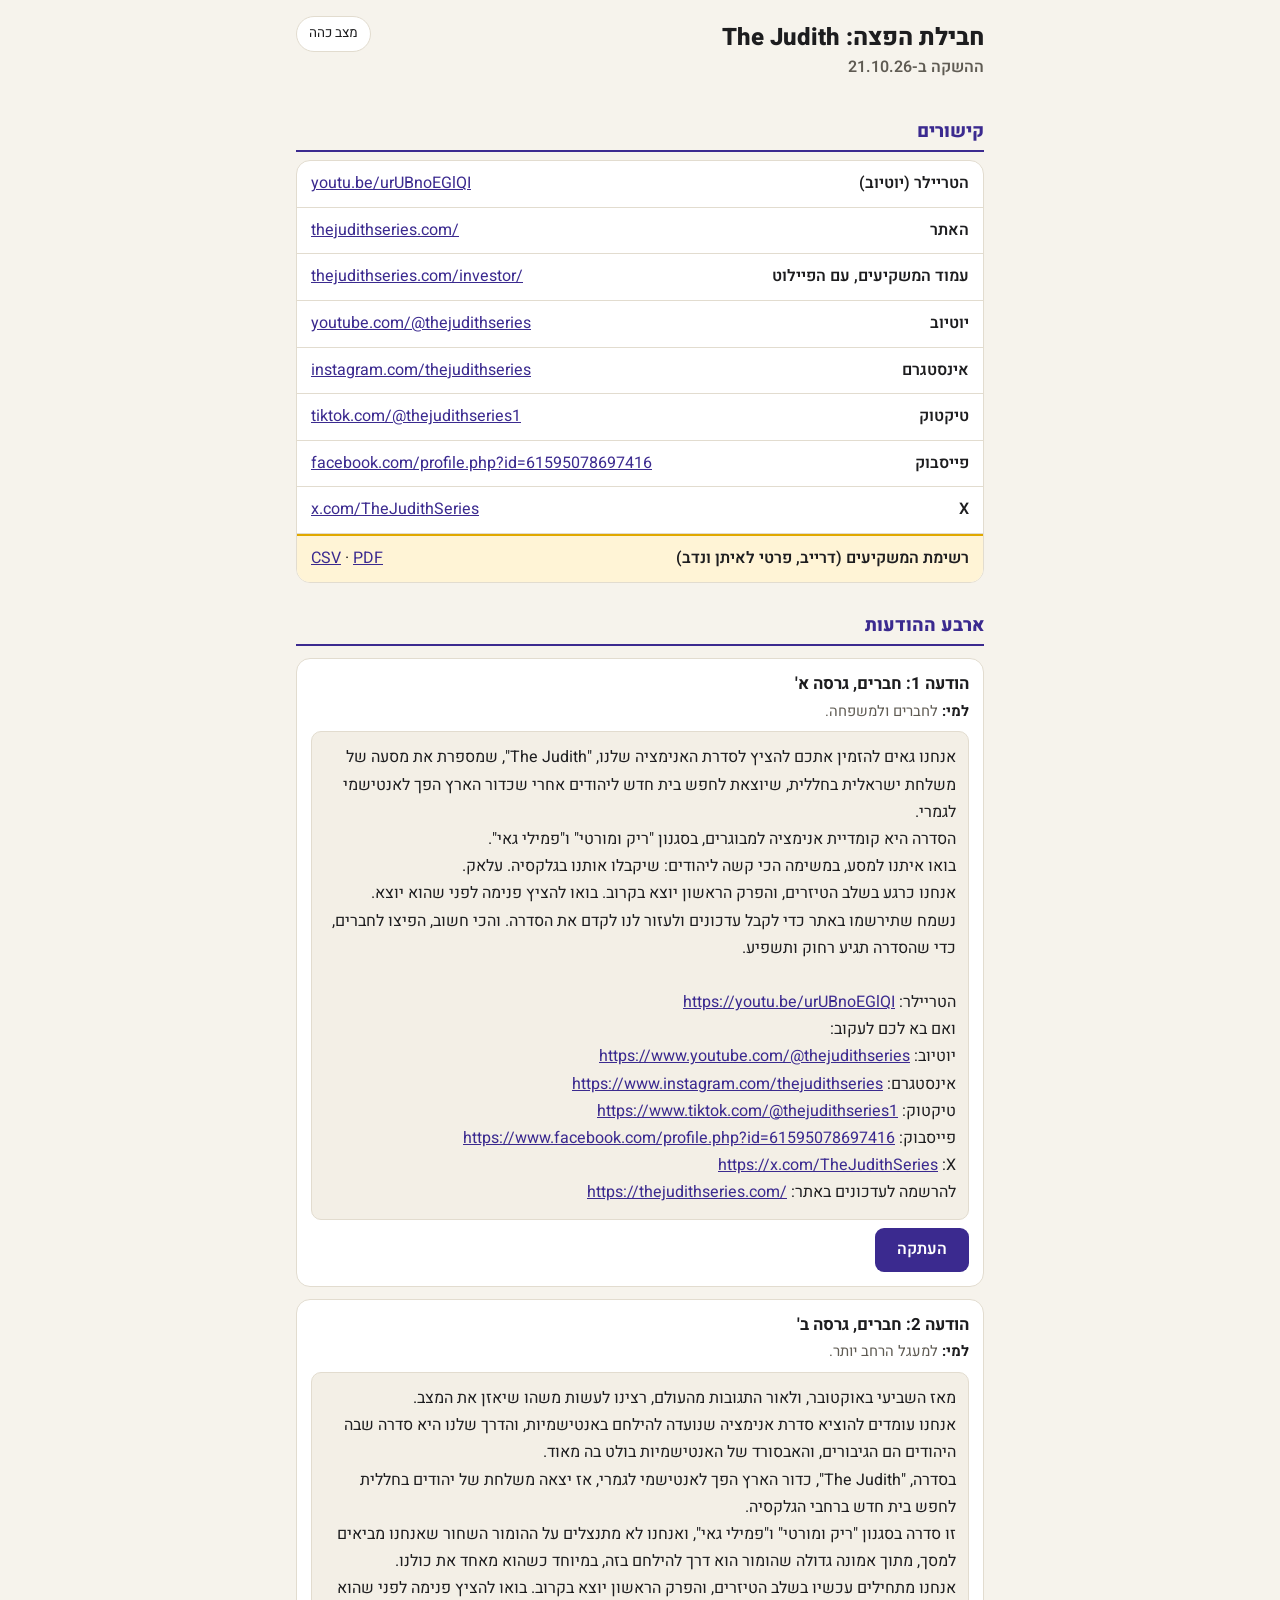
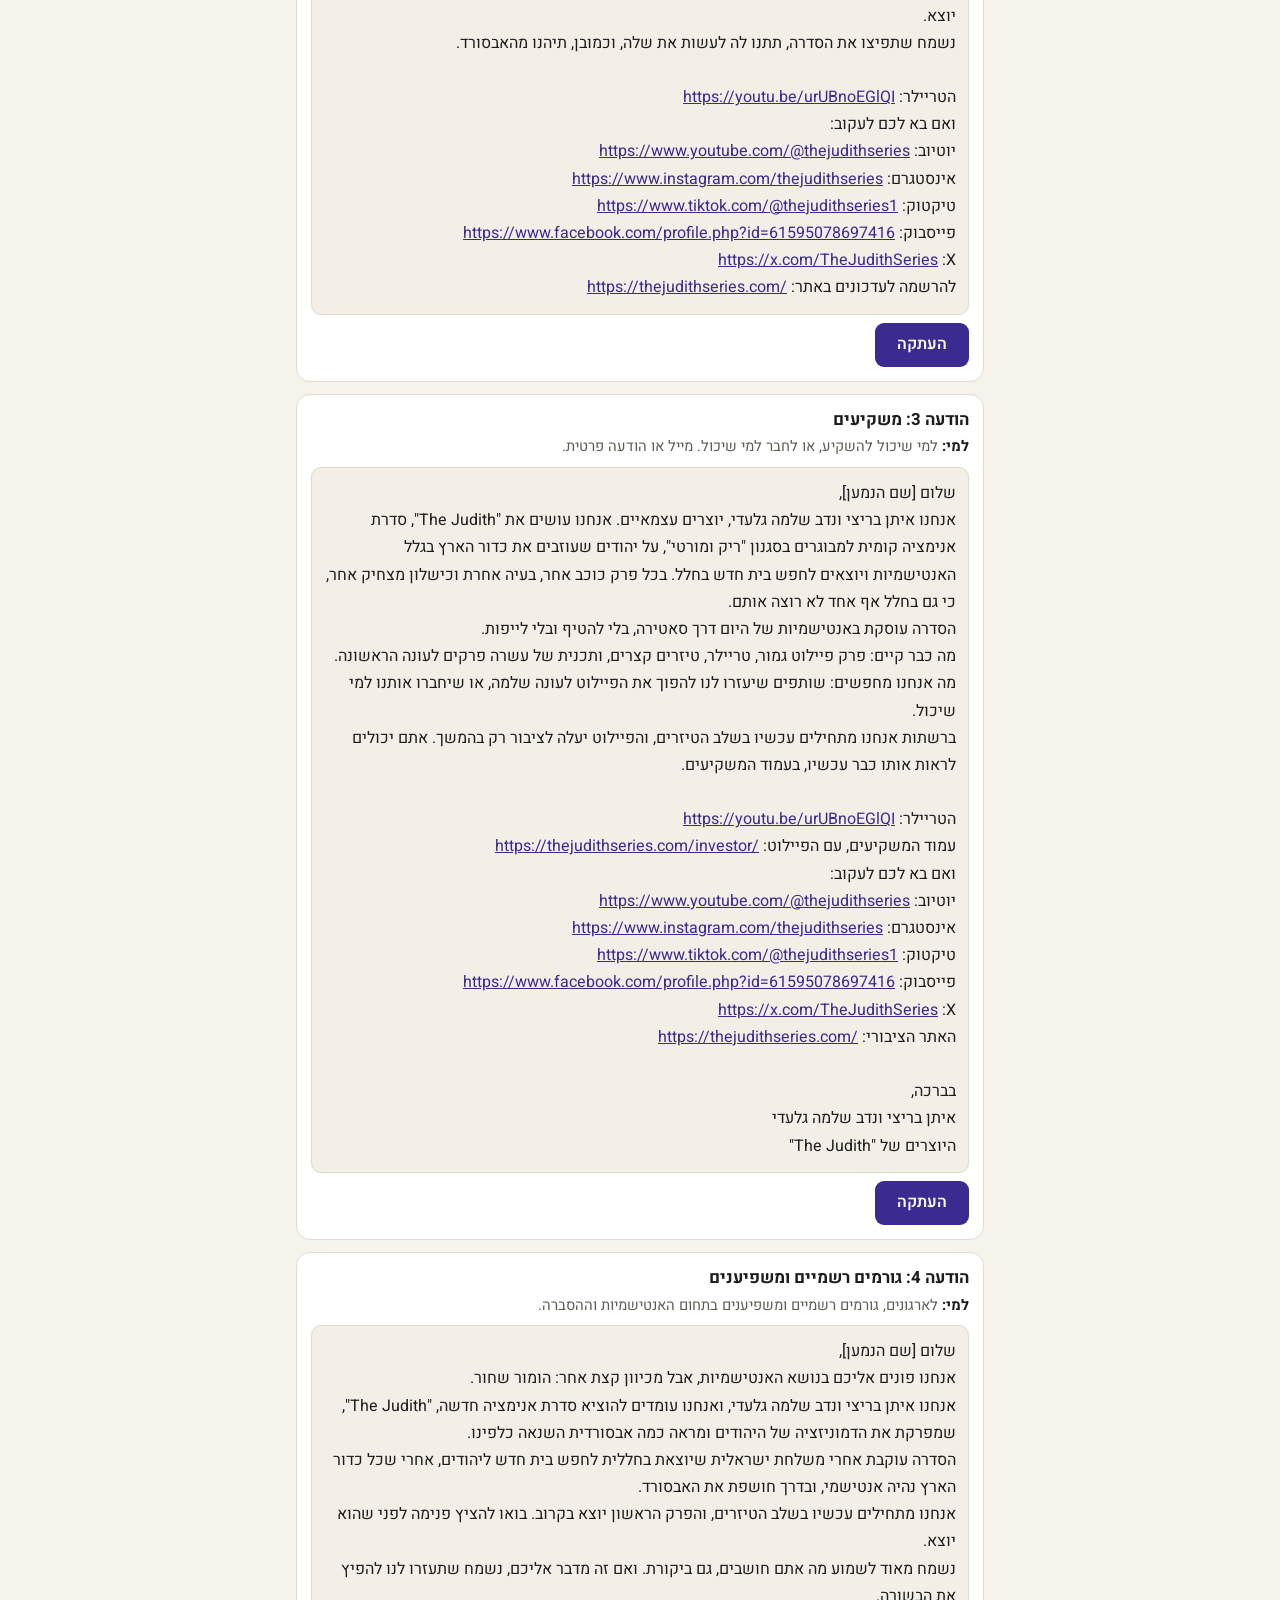
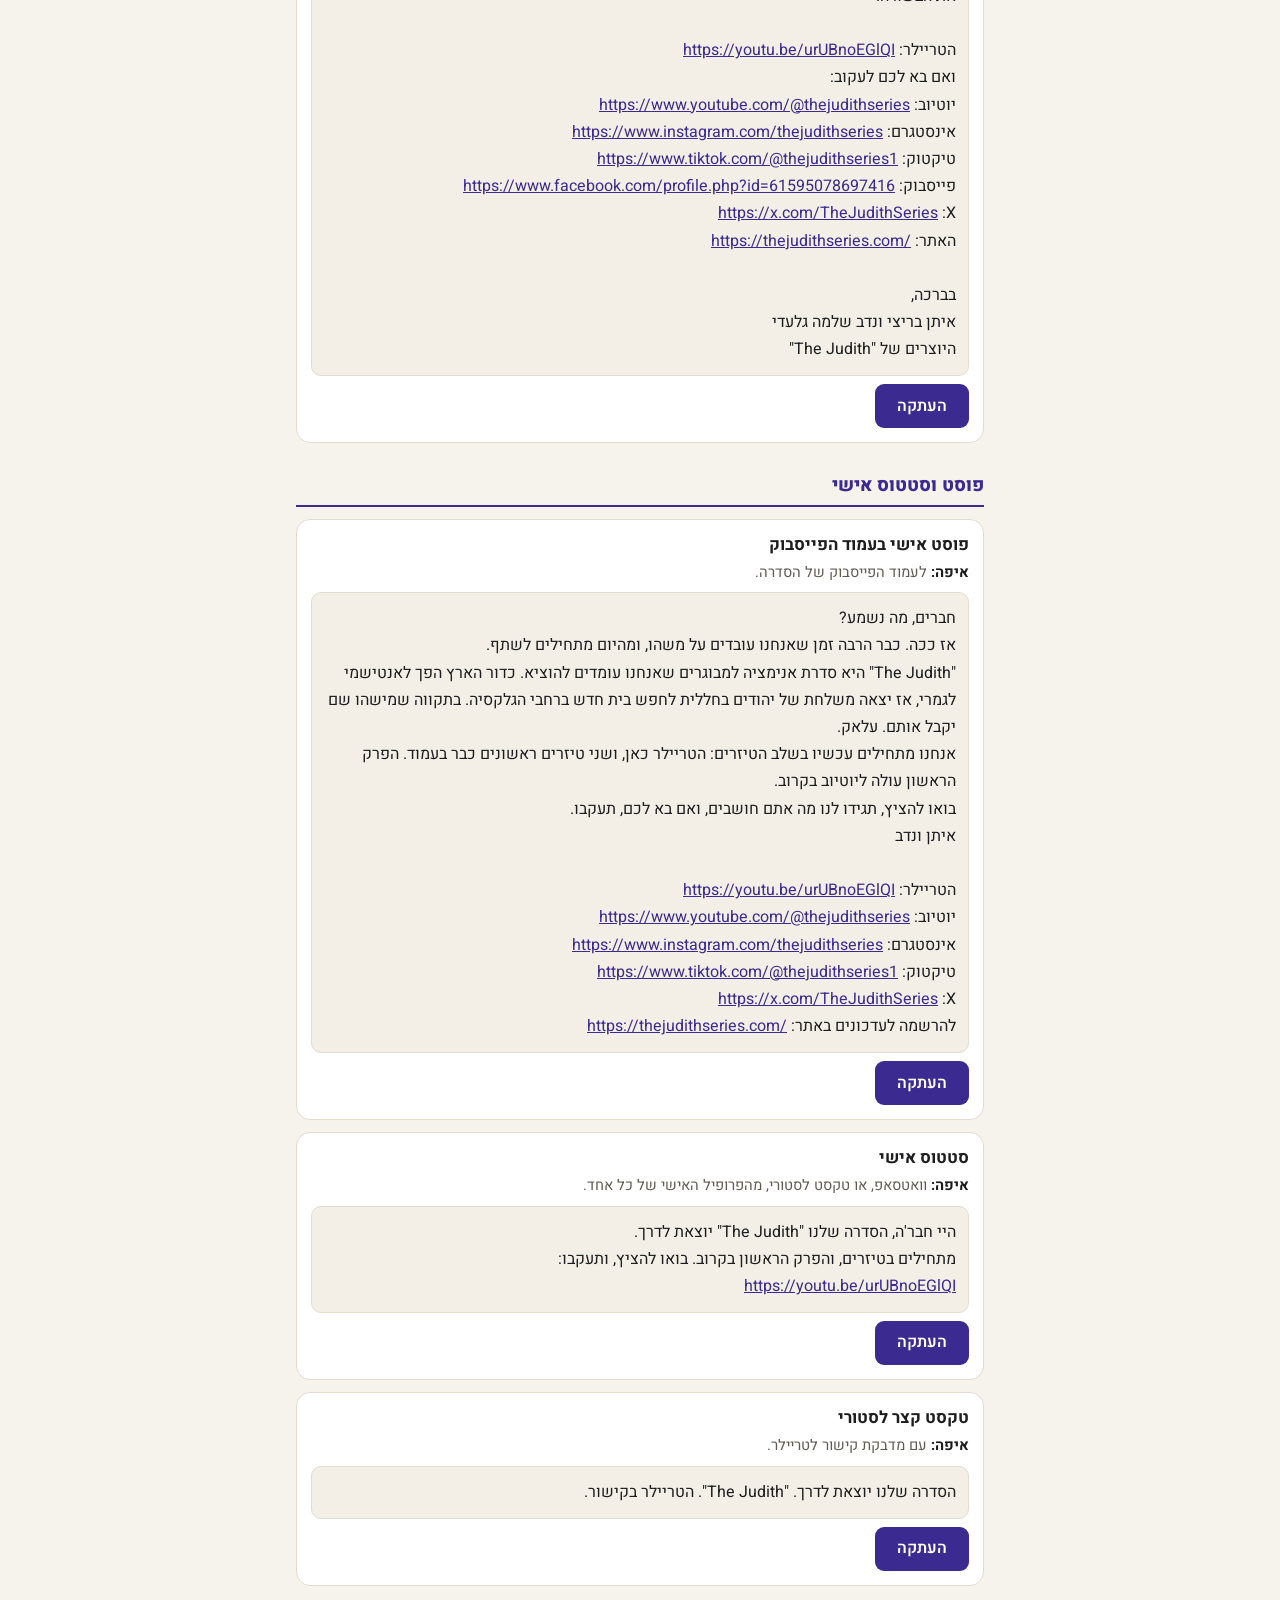
<file: judith-pack-20-10/index.html>
<!doctype html><html lang="he" dir="rtl"><head>
<meta charset="utf-8"><meta name="viewport" content="width=device-width,initial-scale=1"><meta name="robots" content="noindex, nofollow">
<title>חבילת הפצה The Judith</title>
<link rel="preconnect" href="https://fonts.googleapis.com"><link rel="preconnect" href="https://fonts.gstatic.com" crossorigin>
<link href="https://fonts.googleapis.com/css2?family=Heebo:wght@400;600;700;800&display=swap" rel="stylesheet">
<style>
:root{--bg:#f6f3ec;--card:#fff;--ink:#1d1d1f;--muted:#5f5b53;--line:#e2dccf;--msg:#f3efe6;--accent:#3b2a8f;--accent-ink:#fff;--ok:#2a7a3b;--priv:#fff4d6;--priv-line:#e0a800}
@media (prefers-color-scheme: dark){:root:not([data-theme="light"]){--bg:#15141a;--card:#1f1e26;--ink:#ecebf2;--muted:#a9a6b6;--line:#34323f;--msg:#26252f;--accent:#a99bff;--accent-ink:#15141a;--ok:#5cc177;--priv:#2c2512;--priv-line:#a57c00}}
:root[data-theme="dark"]{--bg:#15141a;--card:#1f1e26;--ink:#ecebf2;--muted:#a9a6b6;--line:#34323f;--msg:#26252f;--accent:#a99bff;--accent-ink:#15141a;--ok:#5cc177;--priv:#2c2512;--priv-line:#a57c00}
*{box-sizing:border-box}
html{-webkit-text-size-adjust:100%}
body{margin:0;background:var(--bg);color:var(--ink);font-family:"Heebo",system-ui,-apple-system,"Segoe UI",Arial,sans-serif;line-height:1.6;overflow-wrap:anywhere}
main{max-width:720px;margin:0 auto;padding:16px 16px 56px}
.top{display:flex;justify-content:space-between;align-items:flex-start;gap:12px}
h1{font-size:1.5rem;line-height:1.3;margin:6px 0 2px;font-weight:800}
.lead{color:var(--muted);margin:0 0 8px;font-weight:600}
h2{font-size:1.15rem;margin:28px 0 8px;padding-bottom:4px;border-bottom:2px solid var(--accent);color:var(--accent);font-weight:800}
h3{font-size:1.05rem;margin:0 0 2px;font-weight:700}
ul.links{list-style:none;margin:0;padding:0;background:var(--card);border:1px solid var(--line);border-radius:14px}
ul.links li{display:flex;flex-wrap:wrap;justify-content:space-between;gap:2px 12px;padding:10px 14px;border-bottom:1px solid var(--line)}
ul.links li:last-child{border-bottom:0}
ul.links li.priv{background:var(--priv);border-top:2px solid var(--priv-line);border-radius:0 0 13px 13px}
.k{font-weight:600}
ul.links a{direction:ltr;unicode-bidi:isolate}
.card{background:var(--card);border:1px solid var(--line);border-radius:14px;padding:12px 14px 14px;margin:12px 0}
.who{font-size:.92rem;color:var(--muted);margin:0 0 8px}
.who b{color:var(--ink)}
.msg{white-space:pre-wrap;background:var(--msg);border:1px solid var(--line);border-radius:10px;padding:12px;font-size:1rem;line-height:1.7;word-break:break-word}
a{color:var(--accent)}
button.copy{margin-top:8px;font:inherit;font-weight:600;padding:9px 22px;border:0;border-radius:9px;background:var(--accent);color:var(--accent-ink);cursor:pointer;min-height:44px}
button.copy.ok{background:var(--ok)}
button.theme{font:inherit;font-size:.85rem;padding:6px 12px;border:1px solid var(--line);border-radius:999px;background:var(--card);color:var(--ink);cursor:pointer;min-height:36px;white-space:nowrap}
@media print{button{display:none}.card{break-inside:avoid}body{background:#fff}}
</style></head><body><main>
<div class="top"><div><h1>חבילת הפצה: <bdi dir="ltr">The Judith</bdi></h1><p class="lead">ההשקה ב-21.10.26</p></div><button type="button" class="theme" id="themeBtn">מצב כהה</button></div>
<h2>קישורים</h2>
<ul class="links">
<li><span class="k">הטריילר (יוטיוב)</span><a href="https://youtu.be/urUBnoEGlQI" target="_blank" rel="noopener">youtu.be/urUBnoEGlQI</a></li>
<li><span class="k">האתר</span><a href="https://thejudithseries.com/" target="_blank" rel="noopener">thejudithseries.com/</a></li>
<li><span class="k">עמוד המשקיעים, עם הפיילוט</span><a href="https://thejudithseries.com/investor/" target="_blank" rel="noopener">thejudithseries.com/investor/</a></li>
<li><span class="k">יוטיוב</span><a href="https://www.youtube.com/@thejudithseries" target="_blank" rel="noopener">youtube.com/@thejudithseries</a></li>
<li><span class="k">אינסטגרם</span><a href="https://www.instagram.com/thejudithseries" target="_blank" rel="noopener">instagram.com/thejudithseries</a></li>
<li><span class="k">טיקטוק</span><a href="https://www.tiktok.com/@thejudithseries1" target="_blank" rel="noopener">tiktok.com/@thejudithseries1</a></li>
<li><span class="k">פייסבוק</span><a href="https://www.facebook.com/profile.php?id=61595078697416" target="_blank" rel="noopener">facebook.com/profile.php?id=61595078697416</a></li>
<li><span class="k">X</span><a href="https://x.com/TheJudithSeries" target="_blank" rel="noopener">x.com/TheJudithSeries</a></li>
<li class="priv"><span class="k">רשימת המשקיעים (דרייב, פרטי לאיתן ונדב)</span><span><a href="https://drive.google.com/file/d/1Z4Q74Ovi44PVfUMy5cK5GBIQfclgNPUB/view" target="_blank" rel="noopener">PDF</a> · <a href="https://drive.google.com/file/d/1dthtlzYoYB7qfuw56vn0n-2YBc-XA7IC/view" target="_blank" rel="noopener">CSV</a></span></li>
</ul>
<h2>ארבע ההודעות</h2>
<section class="card"><h3>הודעה 1: חברים, גרסה א&#x27;</h3><p class="who"><b>למי:</b> לחברים ולמשפחה.</p><div class="msg" id="m1" dir="rtl">אנחנו גאים להזמין אתכם להציץ לסדרת האנימציה שלנו, "The Judith", שמספרת את מסעה של משלחת ישראלית בחללית, שיוצאת לחפש בית חדש ליהודים אחרי שכדור הארץ הפך לאנטישמי לגמרי.
הסדרה היא קומדיית אנימציה למבוגרים, בסגנון "ריק ומורטי" ו"פמילי גאי".
בואו איתנו למסע, במשימה הכי קשה ליהודים: שיקבלו אותנו בגלקסיה. עלאק.
אנחנו כרגע בשלב הטיזרים, והפרק הראשון יוצא בקרוב. בואו להציץ פנימה לפני שהוא יוצא.
נשמח שתירשמו באתר כדי לקבל עדכונים ולעזור לנו לקדם את הסדרה. והכי חשוב, הפיצו לחברים, כדי שהסדרה תגיע רחוק ותשפיע.

הטריילר: <a href="https://youtu.be/urUBnoEGlQI" target="_blank" rel="noopener" dir="ltr">https://youtu.be/urUBnoEGlQI</a>
ואם בא לכם לעקוב:
יוטיוב: <a href="https://www.youtube.com/@thejudithseries" target="_blank" rel="noopener" dir="ltr">https://www.youtube.com/@thejudithseries</a>
אינסטגרם: <a href="https://www.instagram.com/thejudithseries" target="_blank" rel="noopener" dir="ltr">https://www.instagram.com/thejudithseries</a>
טיקטוק: <a href="https://www.tiktok.com/@thejudithseries1" target="_blank" rel="noopener" dir="ltr">https://www.tiktok.com/@thejudithseries1</a>
פייסבוק: <a href="https://www.facebook.com/profile.php?id=61595078697416" target="_blank" rel="noopener" dir="ltr">https://www.facebook.com/profile.php?id=61595078697416</a>
X: <a href="https://x.com/TheJudithSeries" target="_blank" rel="noopener" dir="ltr">https://x.com/TheJudithSeries</a>
להרשמה לעדכונים באתר: <a href="https://thejudithseries.com/" target="_blank" rel="noopener" dir="ltr">https://thejudithseries.com/</a></div><button type="button" class="copy" data-target="m1">העתקה</button></section>
<section class="card"><h3>הודעה 2: חברים, גרסה ב&#x27;</h3><p class="who"><b>למי:</b> למעגל הרחב יותר.</p><div class="msg" id="m2" dir="rtl">מאז השביעי באוקטובר, ולאור התגובות מהעולם, רצינו לעשות משהו שיאזן את המצב.
אנחנו עומדים להוציא סדרת אנימציה שנועדה להילחם באנטישמיות, והדרך שלנו היא סדרה שבה היהודים הם הגיבורים, והאבסורד של האנטישמיות בולט בה מאוד.
בסדרה, "The Judith", כדור הארץ הפך לאנטישמי לגמרי, אז יצאה משלחת של יהודים בחללית לחפש בית חדש ברחבי הגלקסיה.
זו סדרה בסגנון "ריק ומורטי" ו"פמילי גאי", ואנחנו לא מתנצלים על ההומור השחור שאנחנו מביאים למסך, מתוך אמונה גדולה שהומור הוא דרך להילחם בזה, במיוחד כשהוא מאחד את כולנו.
אנחנו מתחילים עכשיו בשלב הטיזרים, והפרק הראשון יוצא בקרוב. בואו להציץ פנימה לפני שהוא יוצא.
נשמח שתפיצו את הסדרה, תתנו לה לעשות את שלה, וכמובן, תיהנו מהאבסורד.

הטריילר: <a href="https://youtu.be/urUBnoEGlQI" target="_blank" rel="noopener" dir="ltr">https://youtu.be/urUBnoEGlQI</a>
ואם בא לכם לעקוב:
יוטיוב: <a href="https://www.youtube.com/@thejudithseries" target="_blank" rel="noopener" dir="ltr">https://www.youtube.com/@thejudithseries</a>
אינסטגרם: <a href="https://www.instagram.com/thejudithseries" target="_blank" rel="noopener" dir="ltr">https://www.instagram.com/thejudithseries</a>
טיקטוק: <a href="https://www.tiktok.com/@thejudithseries1" target="_blank" rel="noopener" dir="ltr">https://www.tiktok.com/@thejudithseries1</a>
פייסבוק: <a href="https://www.facebook.com/profile.php?id=61595078697416" target="_blank" rel="noopener" dir="ltr">https://www.facebook.com/profile.php?id=61595078697416</a>
X: <a href="https://x.com/TheJudithSeries" target="_blank" rel="noopener" dir="ltr">https://x.com/TheJudithSeries</a>
להרשמה לעדכונים באתר: <a href="https://thejudithseries.com/" target="_blank" rel="noopener" dir="ltr">https://thejudithseries.com/</a></div><button type="button" class="copy" data-target="m2">העתקה</button></section>
<section class="card"><h3>הודעה 3: משקיעים</h3><p class="who"><b>למי:</b> למי שיכול להשקיע, או לחבר למי שיכול. מייל או הודעה פרטית.</p><div class="msg" id="m3" dir="rtl">שלום [שם הנמען],
אנחנו איתן בריצי ונדב שלמה גלעדי, יוצרים עצמאיים. אנחנו עושים את "The Judith", סדרת אנימציה קומית למבוגרים בסגנון "ריק ומורטי", על יהודים שעוזבים את כדור הארץ בגלל האנטישמיות ויוצאים לחפש בית חדש בחלל. בכל פרק כוכב אחר, בעיה אחרת וכישלון מצחיק אחר, כי גם בחלל אף אחד לא רוצה אותם.
הסדרה עוסקת באנטישמיות של היום דרך סאטירה, בלי להטיף ובלי לייפות.
מה כבר קיים: פרק פיילוט גמור, טריילר, טיזרים קצרים, ותכנית של עשרה פרקים לעונה הראשונה.
מה אנחנו מחפשים: שותפים שיעזרו לנו להפוך את הפיילוט לעונה שלמה, או שיחברו אותנו למי שיכול.
ברשתות אנחנו מתחילים עכשיו בשלב הטיזרים, והפיילוט יעלה לציבור רק בהמשך. אתם יכולים לראות אותו כבר עכשיו, בעמוד המשקיעים.

הטריילר: <a href="https://youtu.be/urUBnoEGlQI" target="_blank" rel="noopener" dir="ltr">https://youtu.be/urUBnoEGlQI</a>
עמוד המשקיעים, עם הפיילוט: <a href="https://thejudithseries.com/investor/" target="_blank" rel="noopener" dir="ltr">https://thejudithseries.com/investor/</a>
ואם בא לכם לעקוב:
יוטיוב: <a href="https://www.youtube.com/@thejudithseries" target="_blank" rel="noopener" dir="ltr">https://www.youtube.com/@thejudithseries</a>
אינסטגרם: <a href="https://www.instagram.com/thejudithseries" target="_blank" rel="noopener" dir="ltr">https://www.instagram.com/thejudithseries</a>
טיקטוק: <a href="https://www.tiktok.com/@thejudithseries1" target="_blank" rel="noopener" dir="ltr">https://www.tiktok.com/@thejudithseries1</a>
פייסבוק: <a href="https://www.facebook.com/profile.php?id=61595078697416" target="_blank" rel="noopener" dir="ltr">https://www.facebook.com/profile.php?id=61595078697416</a>
X: <a href="https://x.com/TheJudithSeries" target="_blank" rel="noopener" dir="ltr">https://x.com/TheJudithSeries</a>
האתר הציבורי: <a href="https://thejudithseries.com/" target="_blank" rel="noopener" dir="ltr">https://thejudithseries.com/</a>

בברכה,
איתן בריצי ונדב שלמה גלעדי
היוצרים של "The Judith"</div><button type="button" class="copy" data-target="m3">העתקה</button></section>
<section class="card"><h3>הודעה 4: גורמים רשמיים ומשפיענים</h3><p class="who"><b>למי:</b> לארגונים, גורמים רשמיים ומשפיענים בתחום האנטישמיות וההסברה.</p><div class="msg" id="m4" dir="rtl">שלום [שם הנמען],
אנחנו פונים אליכם בנושא האנטישמיות, אבל מכיוון קצת אחר: הומור שחור.
אנחנו איתן בריצי ונדב שלמה גלעדי, ואנחנו עומדים להוציא סדרת אנימציה חדשה, "The Judith", שמפרקת את הדמוניזציה של היהודים ומראה כמה אבסורדית השנאה כלפינו.
הסדרה עוקבת אחרי משלחת ישראלית שיוצאת בחללית לחפש בית חדש ליהודים, אחרי שכל כדור הארץ נהיה אנטישמי, ובדרך חושפת את האבסורד.
אנחנו מתחילים עכשיו בשלב הטיזרים, והפרק הראשון יוצא בקרוב. בואו להציץ פנימה לפני שהוא יוצא.
נשמח מאוד לשמוע מה אתם חושבים, גם ביקורת. ואם זה מדבר אליכם, נשמח שתעזרו לנו להפיץ את הבשורה.

הטריילר: <a href="https://youtu.be/urUBnoEGlQI" target="_blank" rel="noopener" dir="ltr">https://youtu.be/urUBnoEGlQI</a>
ואם בא לכם לעקוב:
יוטיוב: <a href="https://www.youtube.com/@thejudithseries" target="_blank" rel="noopener" dir="ltr">https://www.youtube.com/@thejudithseries</a>
אינסטגרם: <a href="https://www.instagram.com/thejudithseries" target="_blank" rel="noopener" dir="ltr">https://www.instagram.com/thejudithseries</a>
טיקטוק: <a href="https://www.tiktok.com/@thejudithseries1" target="_blank" rel="noopener" dir="ltr">https://www.tiktok.com/@thejudithseries1</a>
פייסבוק: <a href="https://www.facebook.com/profile.php?id=61595078697416" target="_blank" rel="noopener" dir="ltr">https://www.facebook.com/profile.php?id=61595078697416</a>
X: <a href="https://x.com/TheJudithSeries" target="_blank" rel="noopener" dir="ltr">https://x.com/TheJudithSeries</a>
האתר: <a href="https://thejudithseries.com/" target="_blank" rel="noopener" dir="ltr">https://thejudithseries.com/</a>

בברכה,
איתן בריצי ונדב שלמה גלעדי
היוצרים של "The Judith"</div><button type="button" class="copy" data-target="m4">העתקה</button></section>
<h2>פוסט וסטטוס אישי</h2>
<section class="card"><h3>פוסט אישי בעמוד הפייסבוק</h3><p class="who"><b>איפה:</b> לעמוד הפייסבוק של הסדרה.</p><div class="msg" id="p1" dir="rtl">חברים, מה נשמע?
אז ככה. כבר הרבה זמן שאנחנו עובדים על משהו, ומהיום מתחילים לשתף.
"The Judith" היא סדרת אנימציה למבוגרים שאנחנו עומדים להוציא. כדור הארץ הפך לאנטישמי לגמרי, אז יצאה משלחת של יהודים בחללית לחפש בית חדש ברחבי הגלקסיה. בתקווה שמישהו שם יקבל אותם. עלאק.
אנחנו מתחילים עכשיו בשלב הטיזרים: הטריילר כאן, ושני טיזרים ראשונים כבר בעמוד. הפרק הראשון עולה ליוטיוב בקרוב.
בואו להציץ, תגידו לנו מה אתם חושבים, ואם בא לכם, תעקבו.
איתן ונדב

הטריילר: <a href="https://youtu.be/urUBnoEGlQI" target="_blank" rel="noopener" dir="ltr">https://youtu.be/urUBnoEGlQI</a>
יוטיוב: <a href="https://www.youtube.com/@thejudithseries" target="_blank" rel="noopener" dir="ltr">https://www.youtube.com/@thejudithseries</a>
אינסטגרם: <a href="https://www.instagram.com/thejudithseries" target="_blank" rel="noopener" dir="ltr">https://www.instagram.com/thejudithseries</a>
טיקטוק: <a href="https://www.tiktok.com/@thejudithseries1" target="_blank" rel="noopener" dir="ltr">https://www.tiktok.com/@thejudithseries1</a>
X: <a href="https://x.com/TheJudithSeries" target="_blank" rel="noopener" dir="ltr">https://x.com/TheJudithSeries</a>
להרשמה לעדכונים באתר: <a href="https://thejudithseries.com/" target="_blank" rel="noopener" dir="ltr">https://thejudithseries.com/</a></div><button type="button" class="copy" data-target="p1">העתקה</button></section>
<section class="card"><h3>סטטוס אישי</h3><p class="who"><b>איפה:</b> וואטסאפ, או טקסט לסטורי, מהפרופיל האישי של כל אחד.</p><div class="msg" id="p2" dir="rtl">היי חבר'ה, הסדרה שלנו "The Judith" יוצאת לדרך.
מתחילים בטיזרים, והפרק הראשון בקרוב. בואו להציץ, ותעקבו:
<a href="https://youtu.be/urUBnoEGlQI" target="_blank" rel="noopener" dir="ltr">https://youtu.be/urUBnoEGlQI</a></div><button type="button" class="copy" data-target="p2">העתקה</button></section>
<section class="card"><h3>טקסט קצר לסטורי</h3><p class="who"><b>איפה:</b> עם מדבקת קישור לטריילר.</p><div class="msg" id="p3" dir="rtl">הסדרה שלנו יוצאת לדרך. "The Judith". הטריילר בקישור.</div><button type="button" class="copy" data-target="p3">העתקה</button></section>
</main><script>
document.addEventListener('click',function(e){var b=e.target.closest('button.copy');if(!b)return;var t=document.getElementById(b.dataset.target).innerText;
function ok(){b.textContent='הועתק';b.classList.add('ok');setTimeout(function(){b.textContent='העתקה';b.classList.remove('ok')},1500)}
function fb(){var a=document.createElement('textarea');a.value=t;document.body.appendChild(a);a.select();try{document.execCommand('copy');ok()}catch(err){}document.body.removeChild(a)}
if(navigator.clipboard&&navigator.clipboard.writeText){navigator.clipboard.writeText(t).then(ok,fb)}else fb()});
(function(){var r=document.documentElement,b=document.getElementById('themeBtn');var saved=null;try{saved=localStorage.getItem('pack-theme')}catch(e){}
if(saved)r.setAttribute('data-theme',saved);
function cur(){var a=r.getAttribute('data-theme');if(a)return a;return window.matchMedia&&matchMedia('(prefers-color-scheme: dark)').matches?'dark':'light'}
function label(){b.textContent=cur()==='dark'?'מצב בהיר':'מצב כהה'}label();
b.addEventListener('click',function(){var n=cur()==='dark'?'light':'dark';r.setAttribute('data-theme',n);try{localStorage.setItem('pack-theme',n)}catch(e){}label()})})();
</script></body></html>
</file>
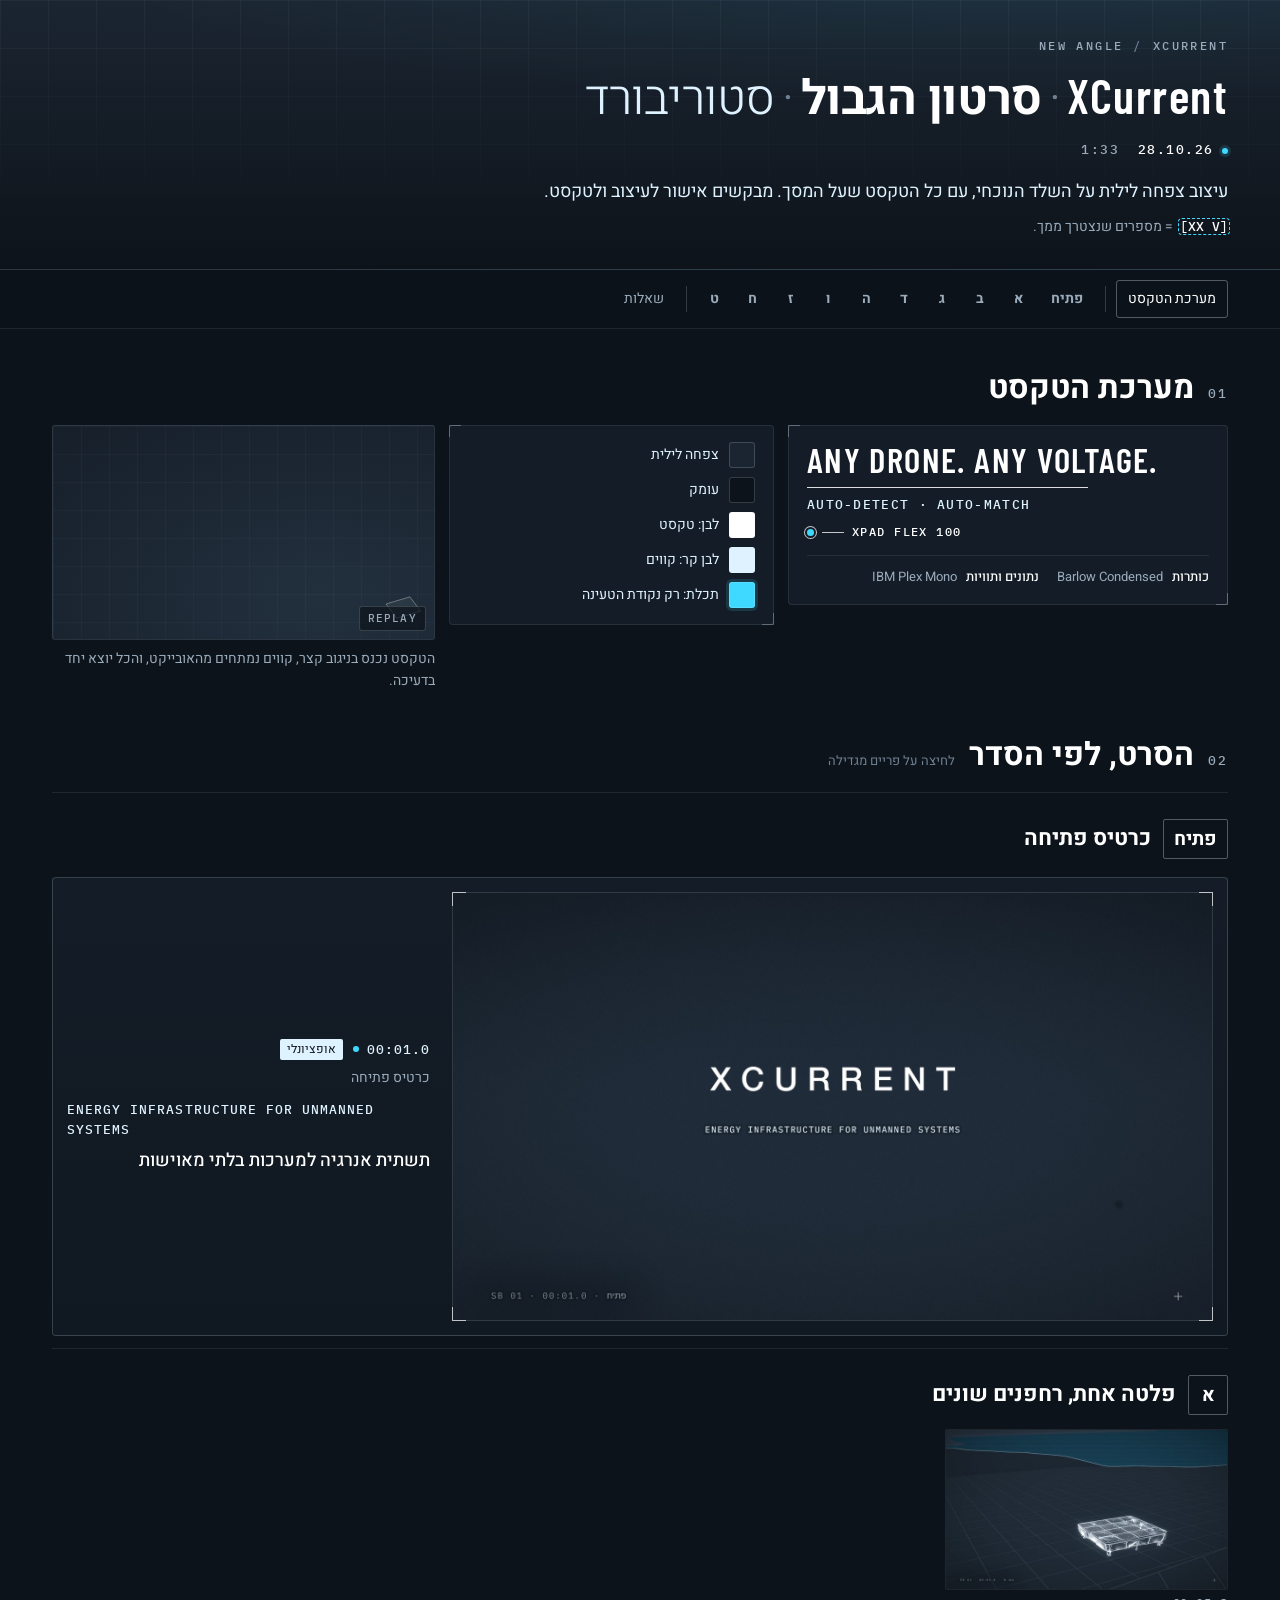
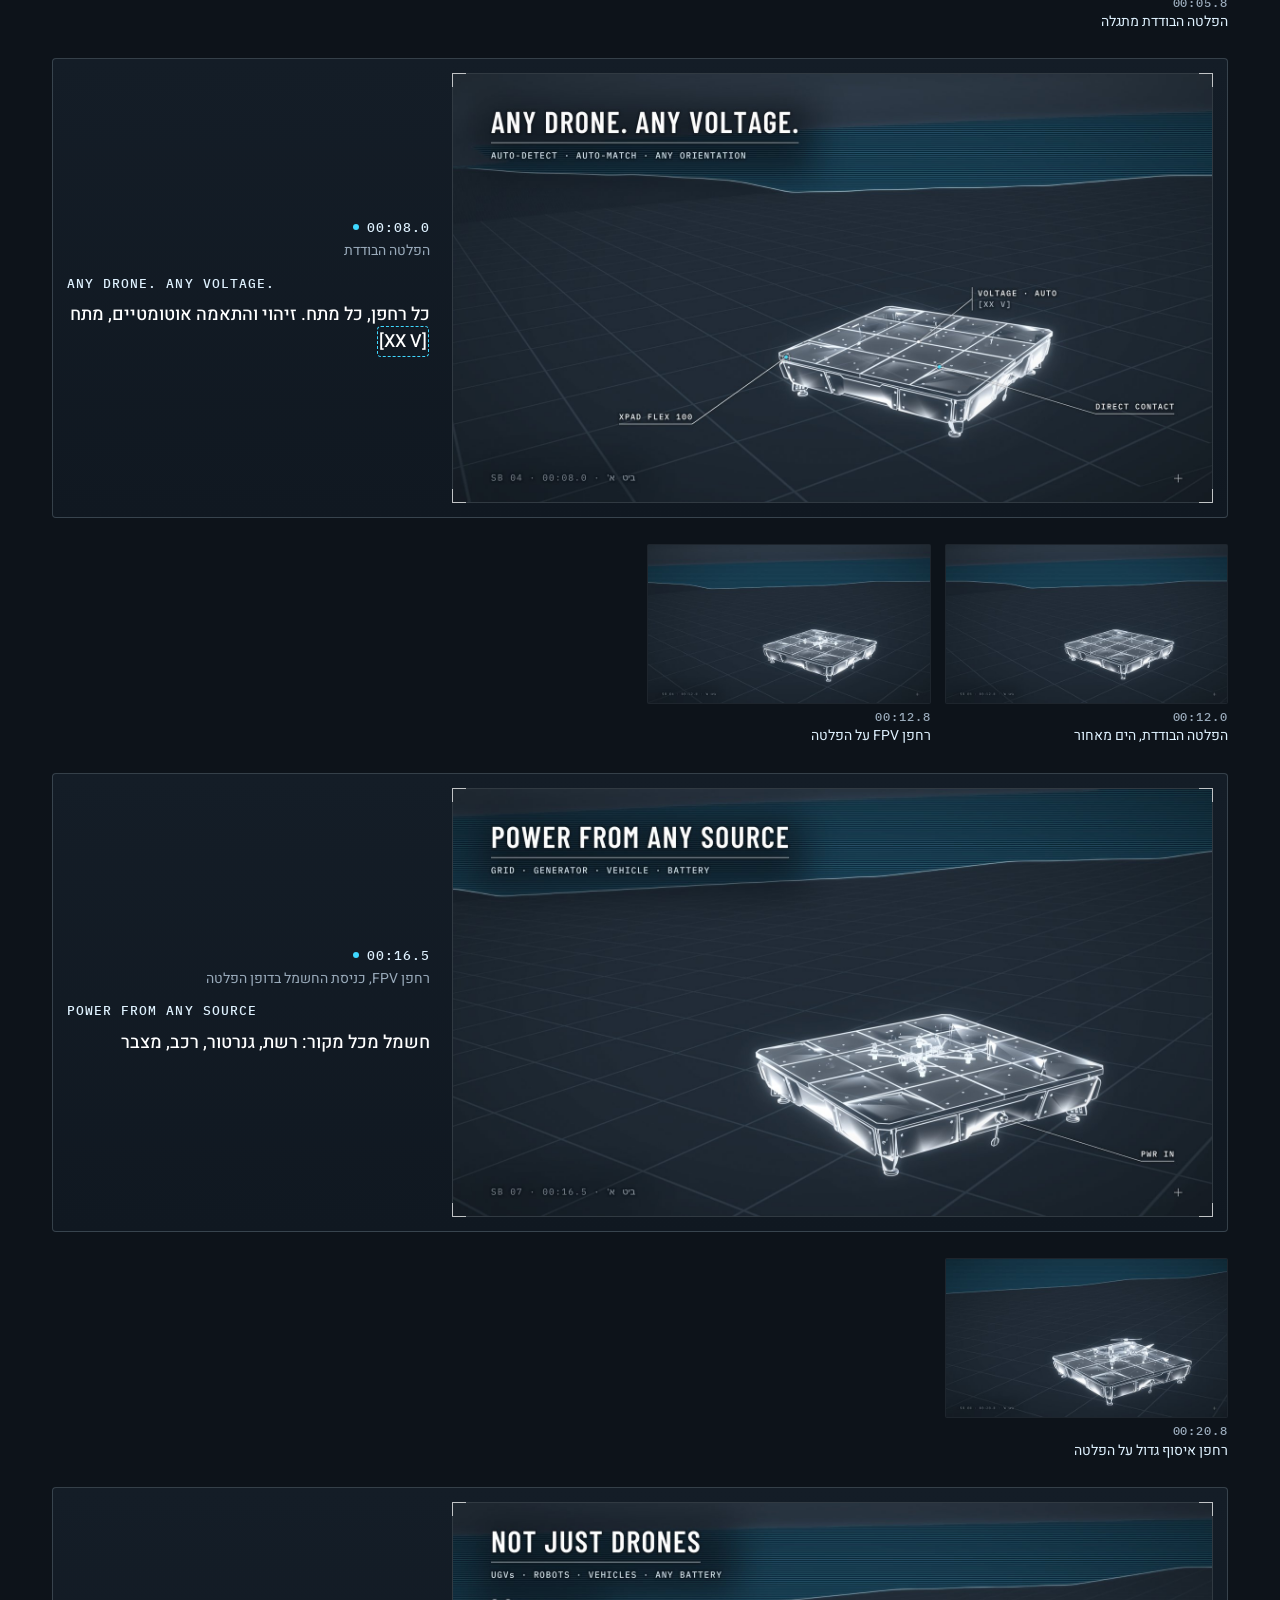
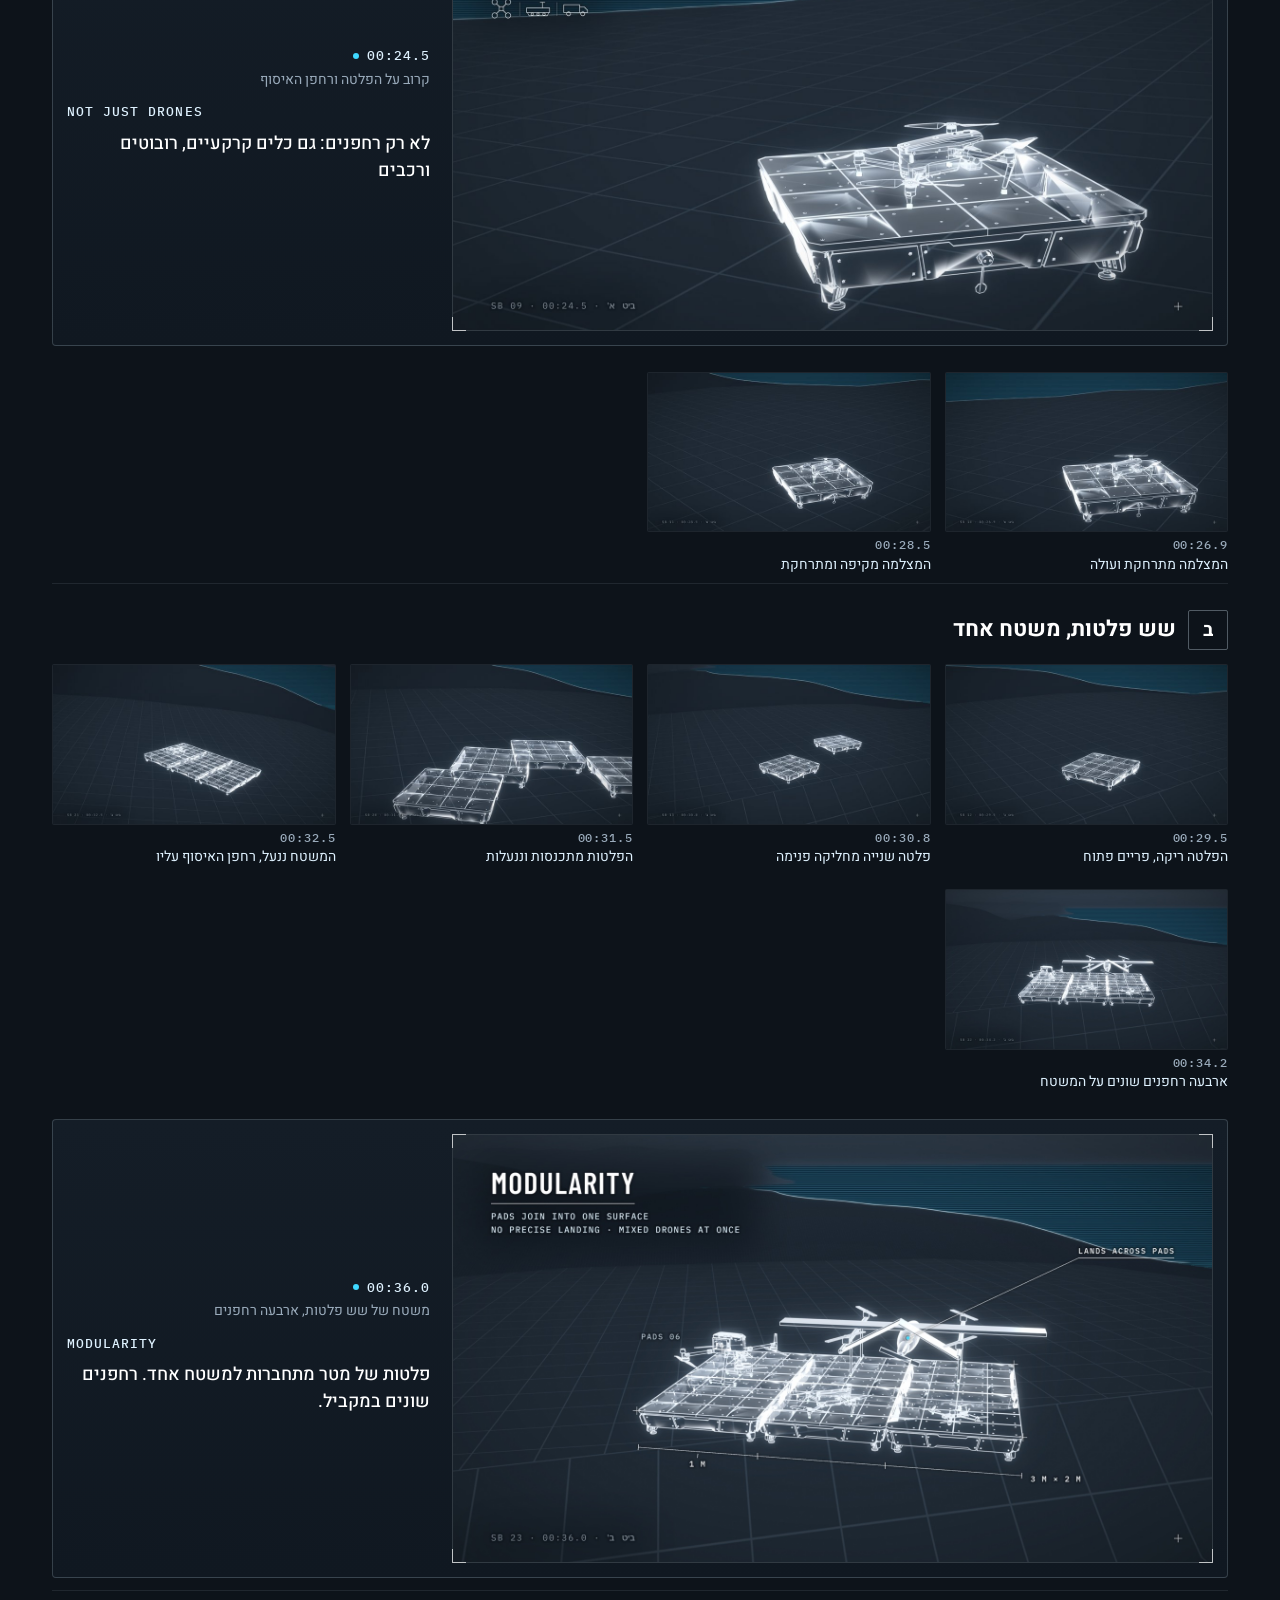
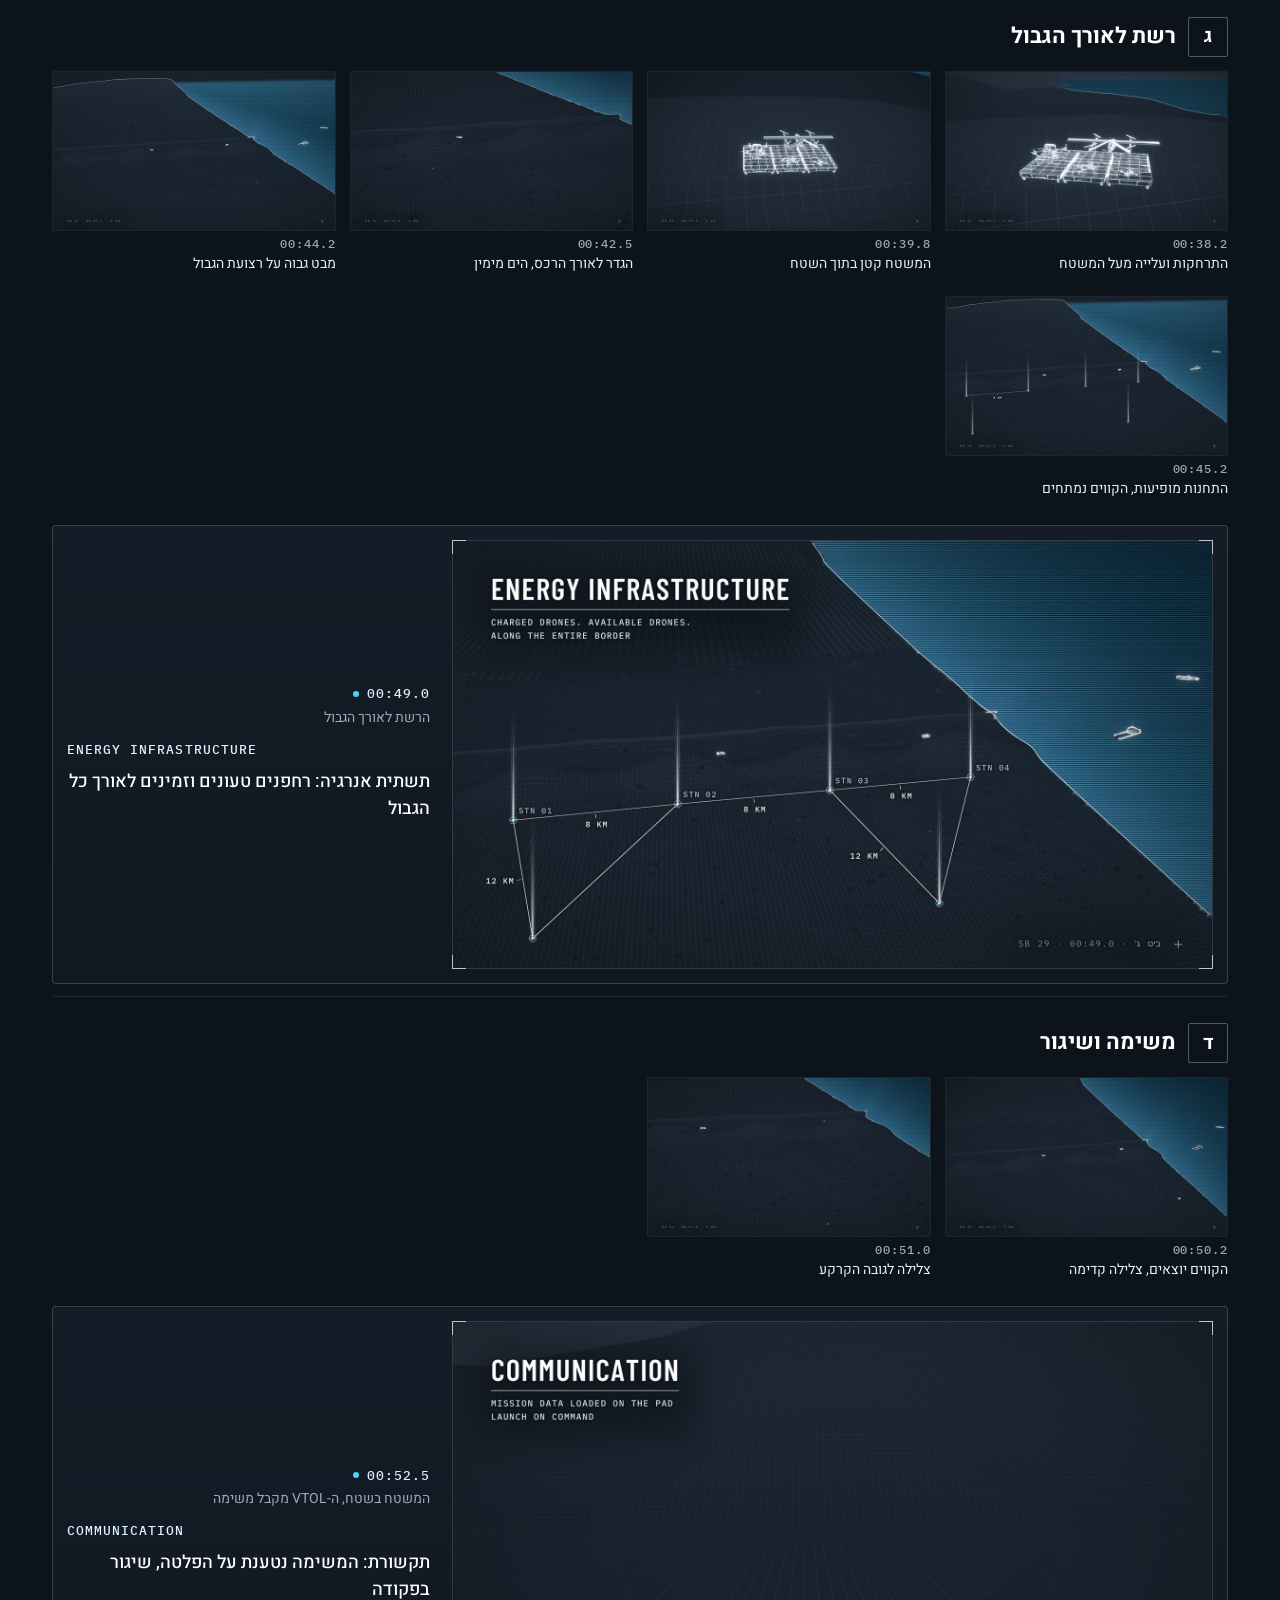
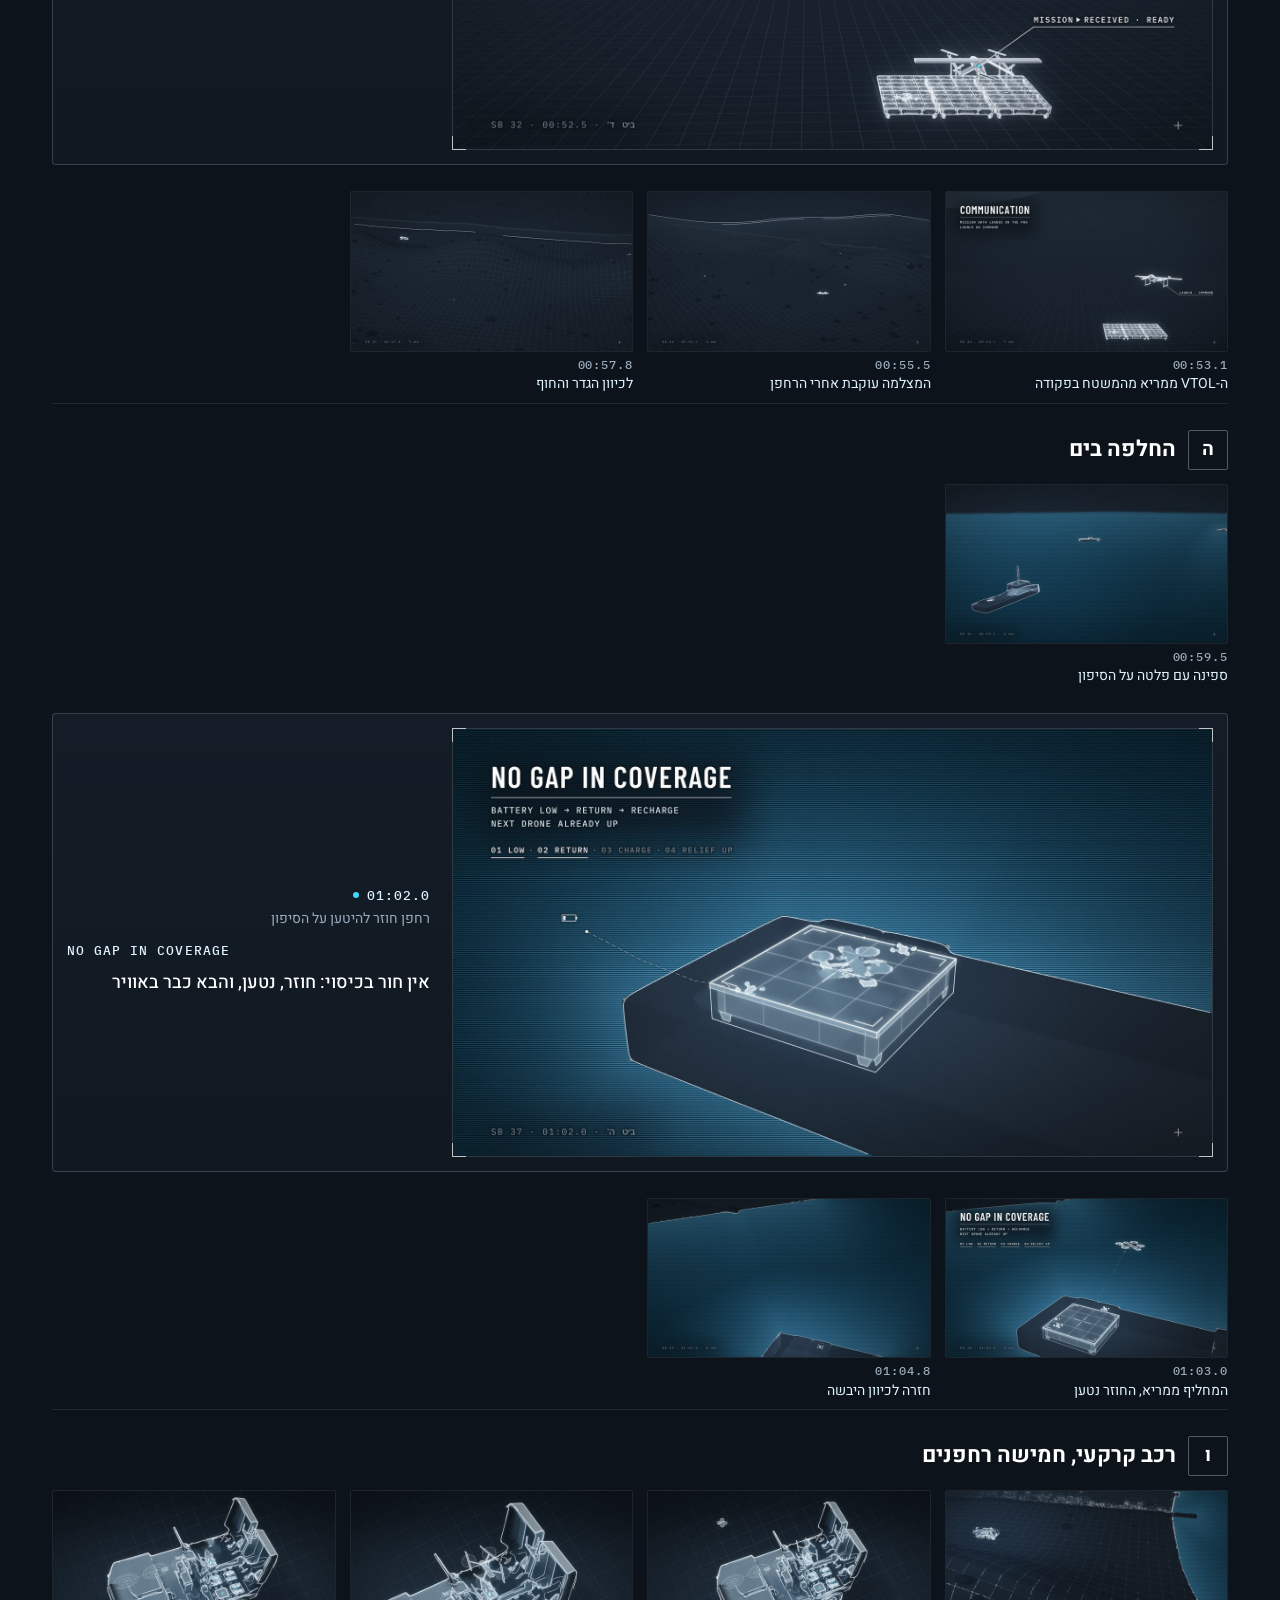
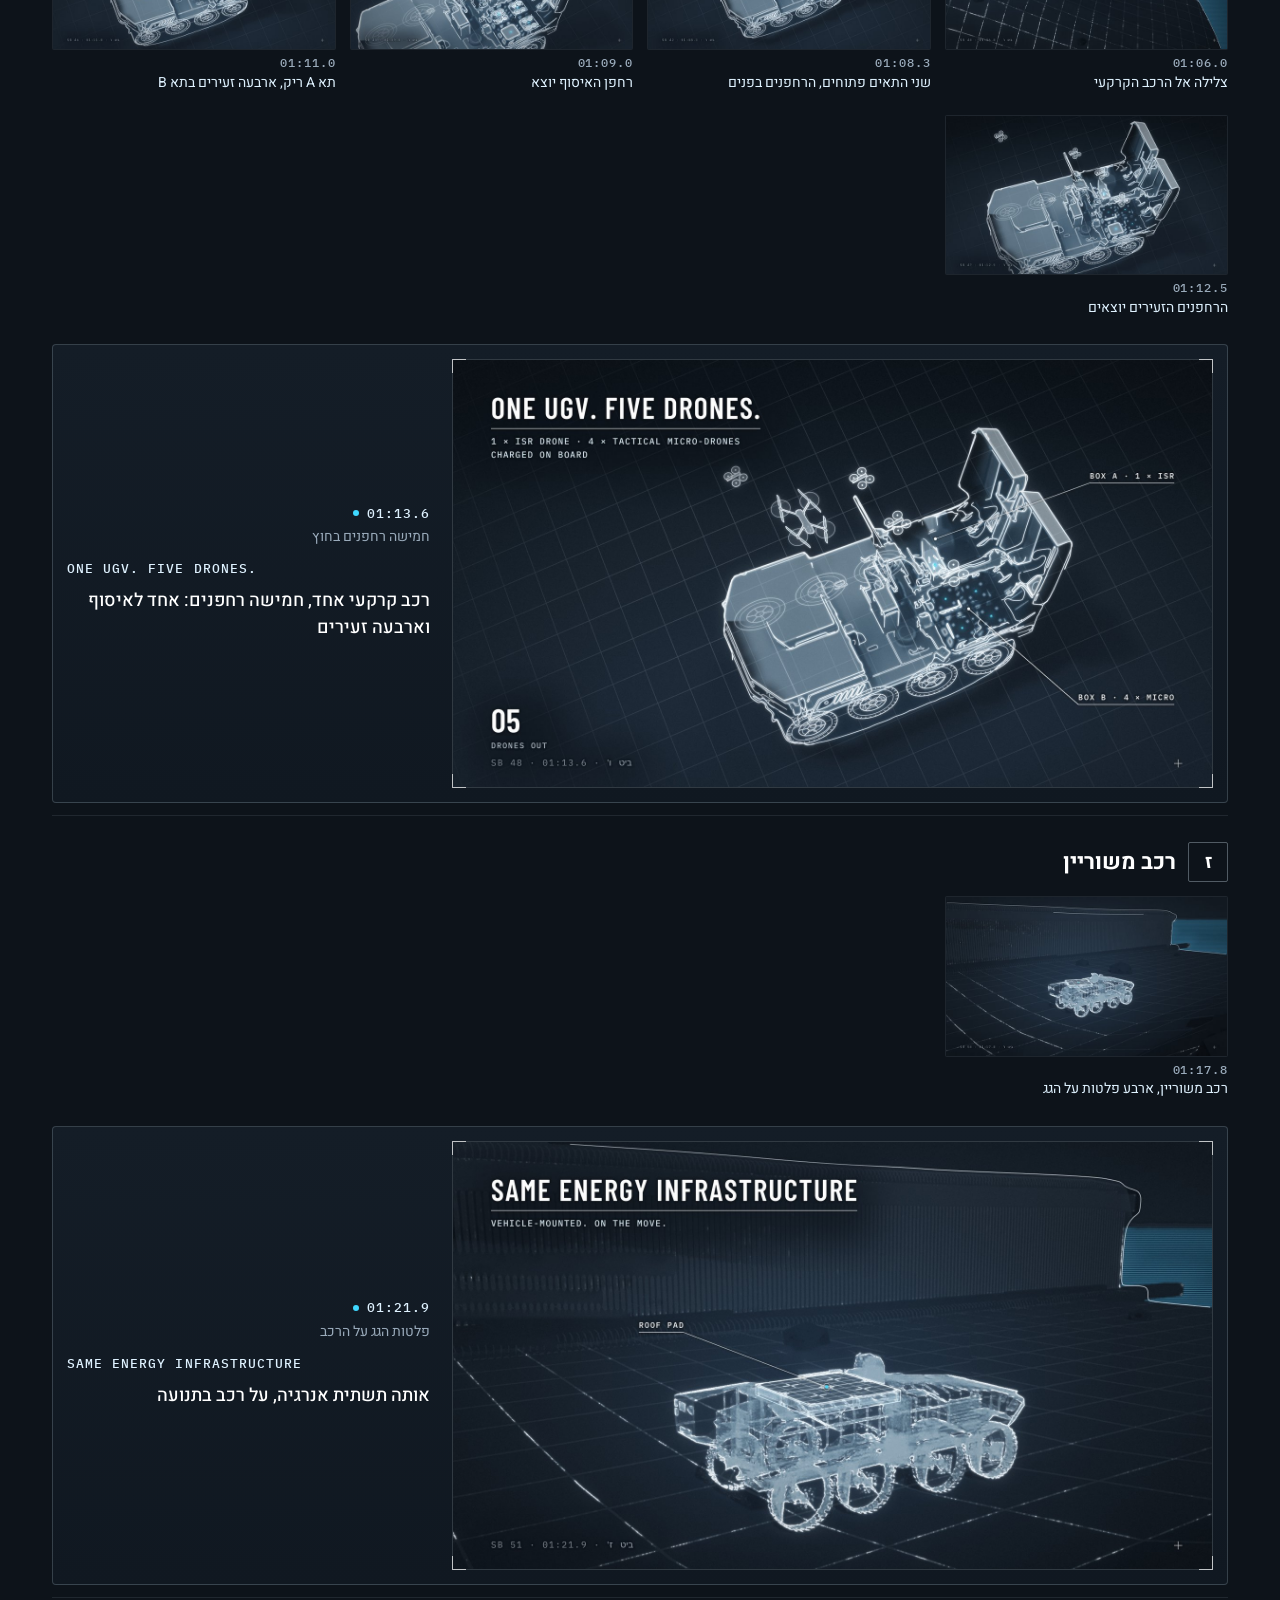
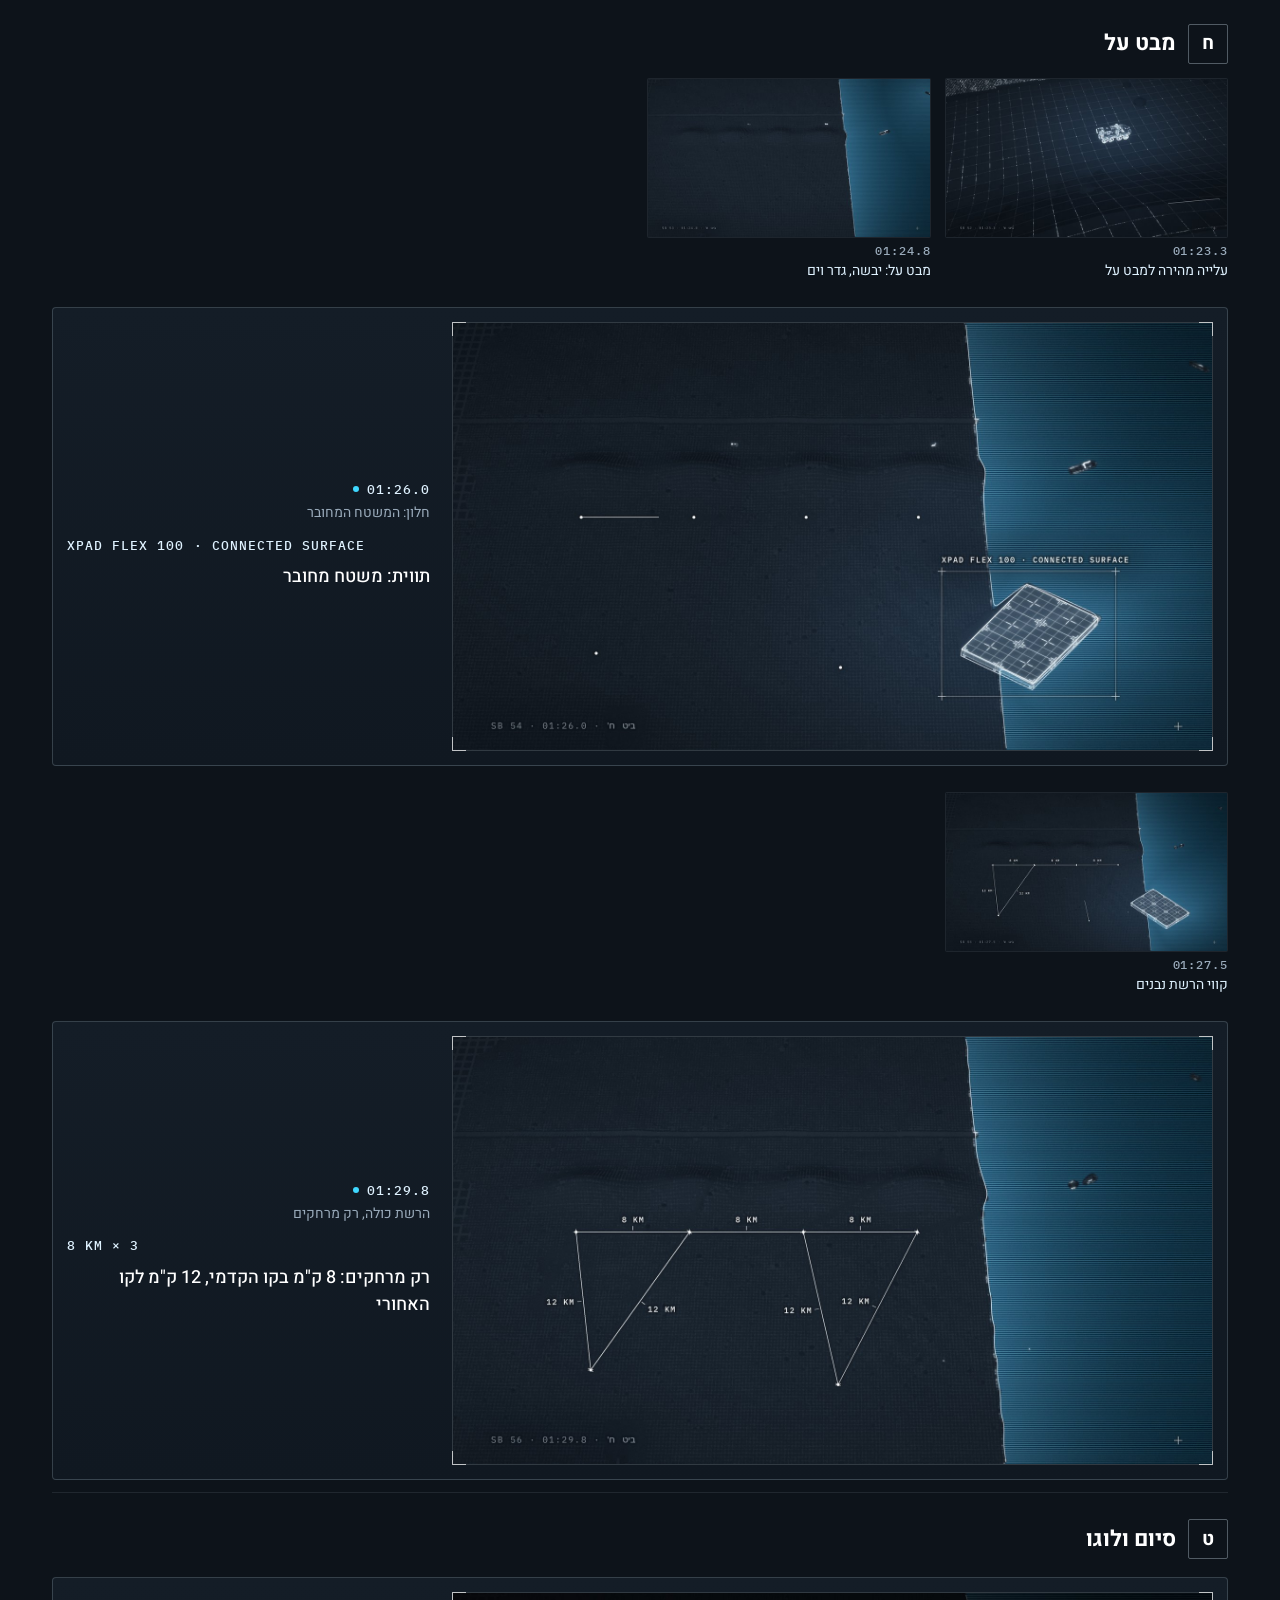
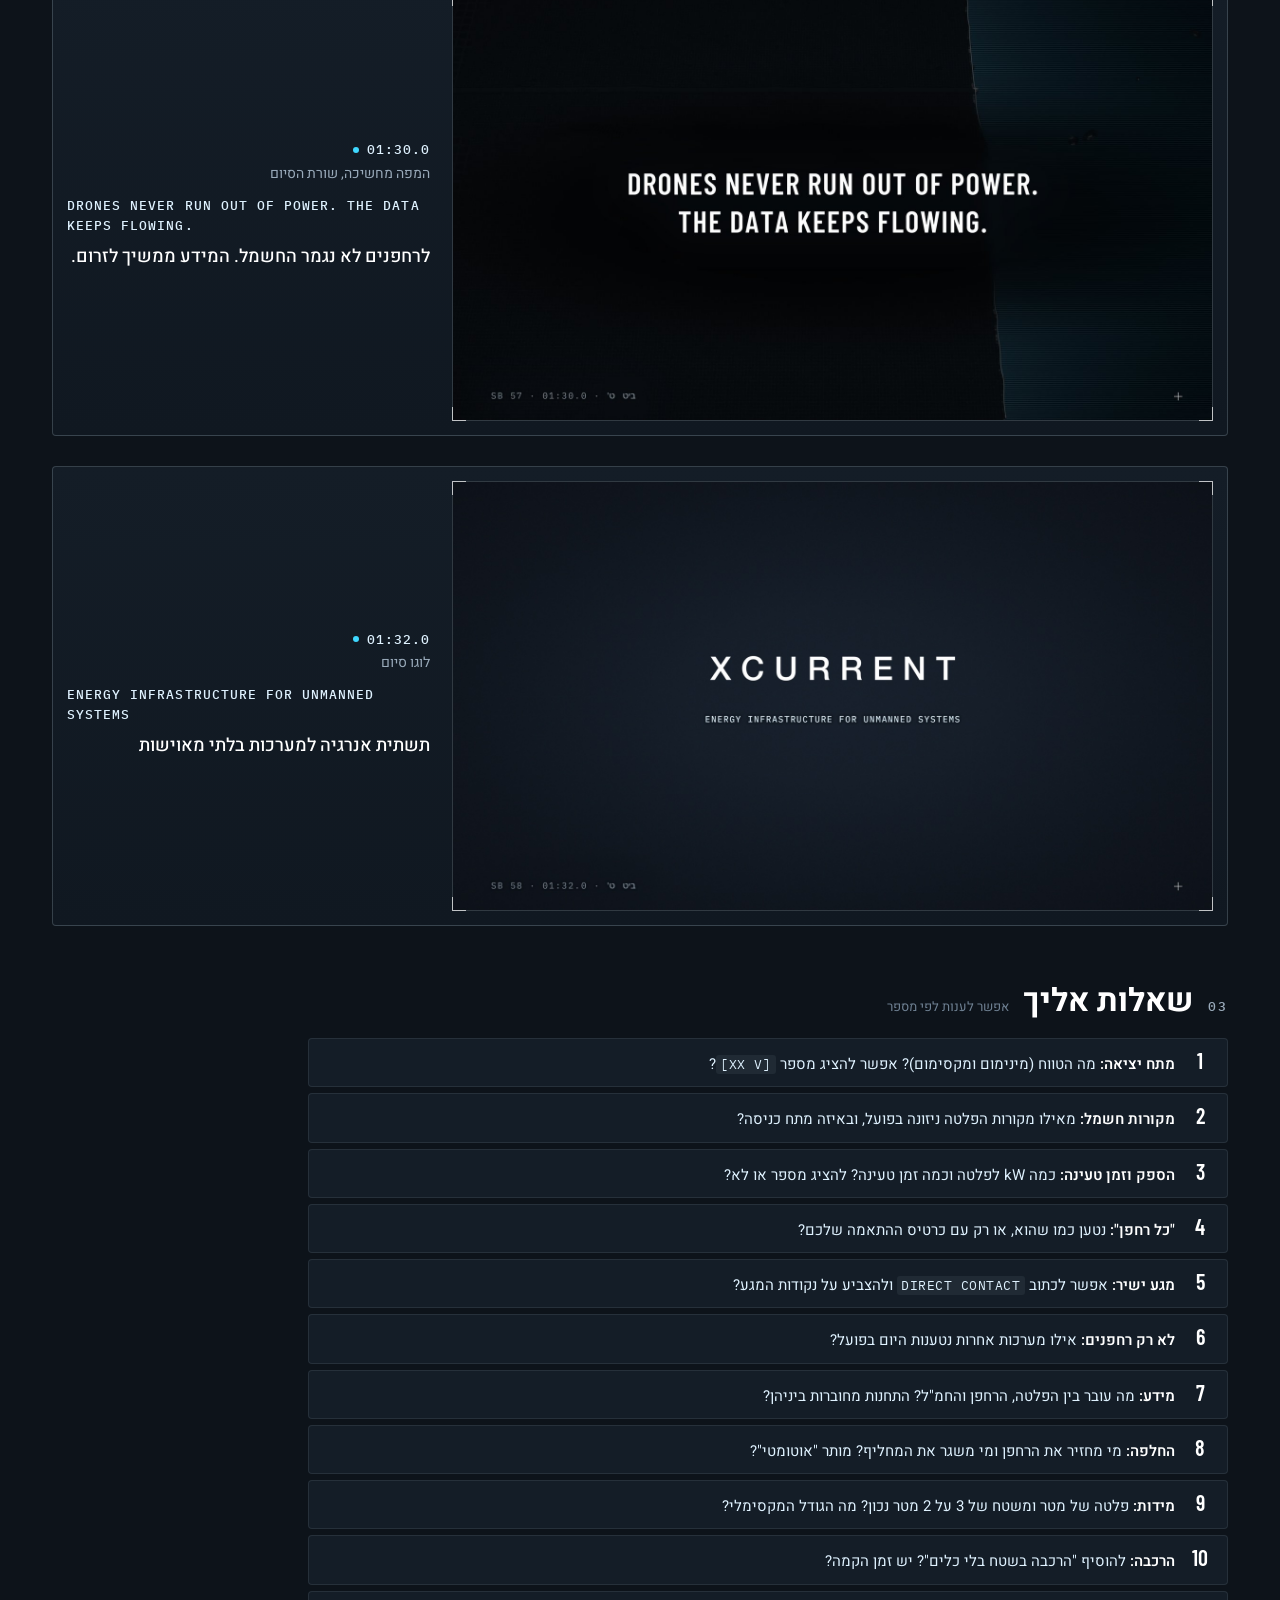
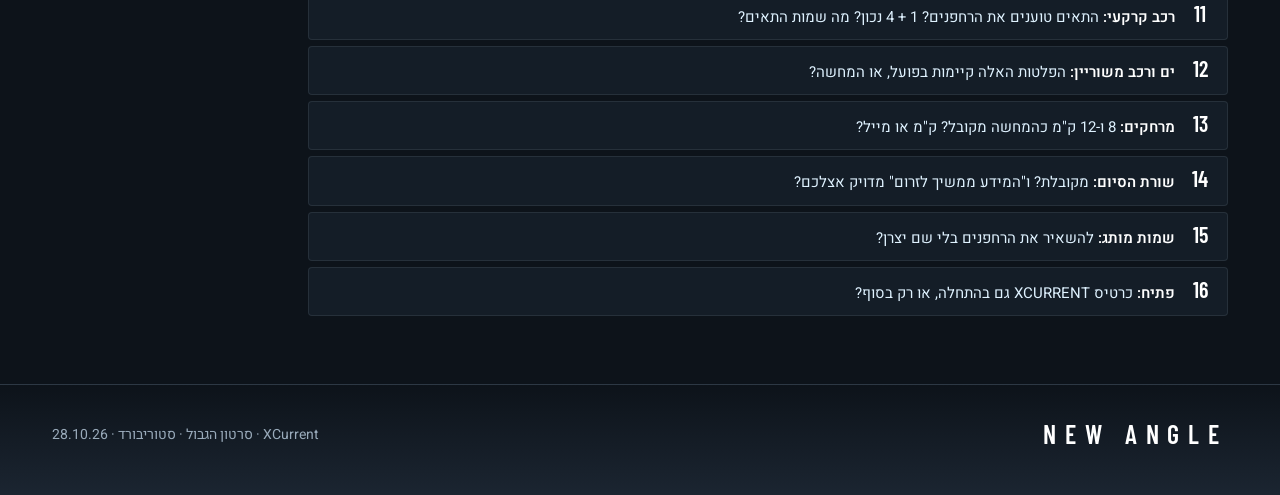
<file: storyboard-28-10/index.html>
<!doctype html>
<html lang="he" dir="rtl">
<head>
<meta charset="utf-8">
<meta name="viewport" content="width=device-width,initial-scale=1">
<meta name="robots" content="noindex,nofollow">
<meta name="theme-color" content="#0d131a">
<title>XCurrent סטוריבורד</title>
<link rel="preconnect" href="https://fonts.googleapis.com">
<link rel="preconnect" href="https://fonts.gstatic.com" crossorigin>
<link href="https://fonts.googleapis.com/css2?family=Barlow+Condensed:wght@600&family=Heebo:wght@300;400;500;700&family=IBM+Plex+Mono:wght@400;500&display=swap" rel="stylesheet">
<link rel="stylesheet" href="sb.css">
<link rel="stylesheet" href="print.css" media="print">
</head>
<body class="client">

<header class="hero c-hero" id="top">
  <div class="wrap">
    <div class="kicker"><span>NEW ANGLE</span><i>/</i><span>XCURRENT</span></div>
    <h1><span class="en">XCurrent</span><span class="sep">·</span>סרטון הגבול<span class="sep">·</span><span class="lite">סטוריבורד</span></h1>
    <div class="datebar"><span><i class="dot"></i><b>28.10.26</b></span><span>1:33</span></div>
    <p class="c-lead">עיצוב צפחה לילית על השלד הנוכחי, עם כל הטקסט שעל המסך. מבקשים אישור לעיצוב ולטקסט.</p>
    <p class="c-note"><mark class="ph">[XX V]</mark> = מספרים שנצטרך ממך.</p>
  </div>
</header>

<nav class="nav" aria-label="ניווט"><div class="wrap" id="nav"></div></nav>

<main>
  <section class="sec c-sec" id="system">
    <div class="wrap">
      <div class="sec-head"><span class="num">01</span><h2>מערכת הטקסט</h2></div>
      <div class="tsys">
        <div class="card ts-type"><i class="cn tl"></i><i class="cn br"></i>
          <div class="ts-smp" lang="en">
            <div class="ts-h">ANY DRONE. ANY VOLTAGE.</div>
            <div class="ts-rule"></div>
            <div class="ts-d">AUTO-DETECT · AUTO-MATCH</div>
            <div class="ts-c"><span class="ldr"></span>XPAD FLEX 100</div>
          </div>
          <ul class="ts-legend">
            <li><b>כותרות</b> Barlow Condensed</li>
            <li><b>נתונים ותוויות</b> IBM Plex Mono</li>
          </ul>
        </div>
        <div class="card ts-col"><i class="cn tl"></i><i class="cn br"></i>
          <ul class="chips">
            <li><i style="background:#1b2531"></i>צפחה לילית</li>
            <li><i style="background:#0d131a"></i>עומק</li>
            <li><i style="background:#ffffff"></i>לבן: טקסט</li>
            <li><i style="background:#dff2ff"></i>לבן קר: קווים</li>
            <li class="en-chip"><i style="background:#3fd8ff"></i>תכלת: רק נקודת הטעינה</li>
          </ul>
        </div>
        <div class="ts-motion">
          <div class="demo" id="demo" aria-label="הדגמת התנועה">
            <svg viewBox="0 0 640 360" preserveAspectRatio="xMidYMid slice" aria-hidden="true">
              <path id="d-lead" d="M420 262 L470 214 H600" fill="none" stroke="#fff" stroke-opacity=".9" stroke-width="1.5"/>
              <g id="d-anchor"><circle cx="420" cy="262" r="9" fill="none" stroke="#fff"/><circle cx="420" cy="262" r="4" fill="#3fd8ff"/></g>
              <text id="d-lab" x="474" y="206" fill="#fff" font-family="IBM Plex Mono" font-weight="500" font-size="11" letter-spacing="1.3">XPAD FLEX 100</text>
              <g id="d-km" stroke="#dff2ff" stroke-width="1.5" fill="none">
                <line class="km" x1="50" y1="300" x2="150" y2="286"/><line class="km" x1="150" y1="286" x2="250" y2="300"/><line class="km" x1="250" y1="300" x2="350" y2="288"/>
              </g>
              <g id="d-nodes" fill="#3fd8ff" stroke="#fff"><circle cx="50" cy="300" r="3.5"/><circle cx="150" cy="286" r="3.5"/><circle cx="250" cy="300" r="3.5"/><circle cx="350" cy="288" r="3.5"/></g>
              <g id="d-kml" fill="#fff" font-family="IBM Plex Mono" font-weight="500" font-size="10" letter-spacing="1.2" text-anchor="middle">
                <text x="100" y="281">8 KM</text><text x="200" y="281">8 KM</text><text x="300" y="282">8 KM</text>
              </g>
              <path d="M560 300 l40 -12 l18 24 l-40 12 z" fill="rgba(223,242,255,.06)" stroke="#fff" stroke-opacity=".55"/>
            </svg>
            <div class="d-eye" id="d-eye">STOP 01 · XPAD</div>
            <div class="d-h" id="d-h">ANY DRONE. ANY VOLTAGE.</div>
            <div class="d-rule" id="d-rule"></div>
            <div class="d-data" id="d-data"></div>
            <div class="d-stat" id="d-stat"><b id="d-num">8</b><span>KM</span></div>
            <button class="replay" id="replay" type="button">REPLAY</button>
          </div>
          <p class="ts-gist">הטקסט נכנס בניגוב קצר, קווים נמתחים מהאובייקט, והכל יוצא יחד בדעיכה.</p>
        </div>
      </div>
    </div>
  </section>

  <section class="sec c-sec" id="film">
    <div class="wrap">
      <div class="sec-head"><span class="num">02</span><h2>הסרט, לפי הסדר</h2><span class="c-hint">לחיצה על פריים מגדילה</span></div>
      <div id="beats"></div>
    </div>
  </section>

  <section class="sec c-sec" id="questions">
    <div class="wrap">
      <div class="sec-head"><span class="num">03</span><h2>שאלות אליך</h2><span class="c-hint">אפשר לענות לפי מספר</span></div>
      <ol class="cq" id="qs"></ol>
    </div>
  </section>
</main>

<footer class="foot">
  <div class="wrap">
    <div class="brand">NEW ANGLE</div>
    <p>XCurrent · סרטון הגבול · סטוריבורד · 28.10.26</p>
  </div>
</footer>

<div class="lb" id="lb" hidden role="dialog" aria-modal="true" aria-label="פריים בגודל מלא">
  <button class="x" type="button" data-lb="close">סגירה ✕</button>
  <button class="pv" type="button" data-lb="prev" aria-label="הקודם">›</button>
  <button class="nx" type="button" data-lb="next" aria-label="הבא">‹</button>
  <img alt="">
  <p></p>
</div>

<script src="film-data.js"></script>
<script src="common.js"></script>
<script src="client.js"></script>
</body>
</html>
</file>
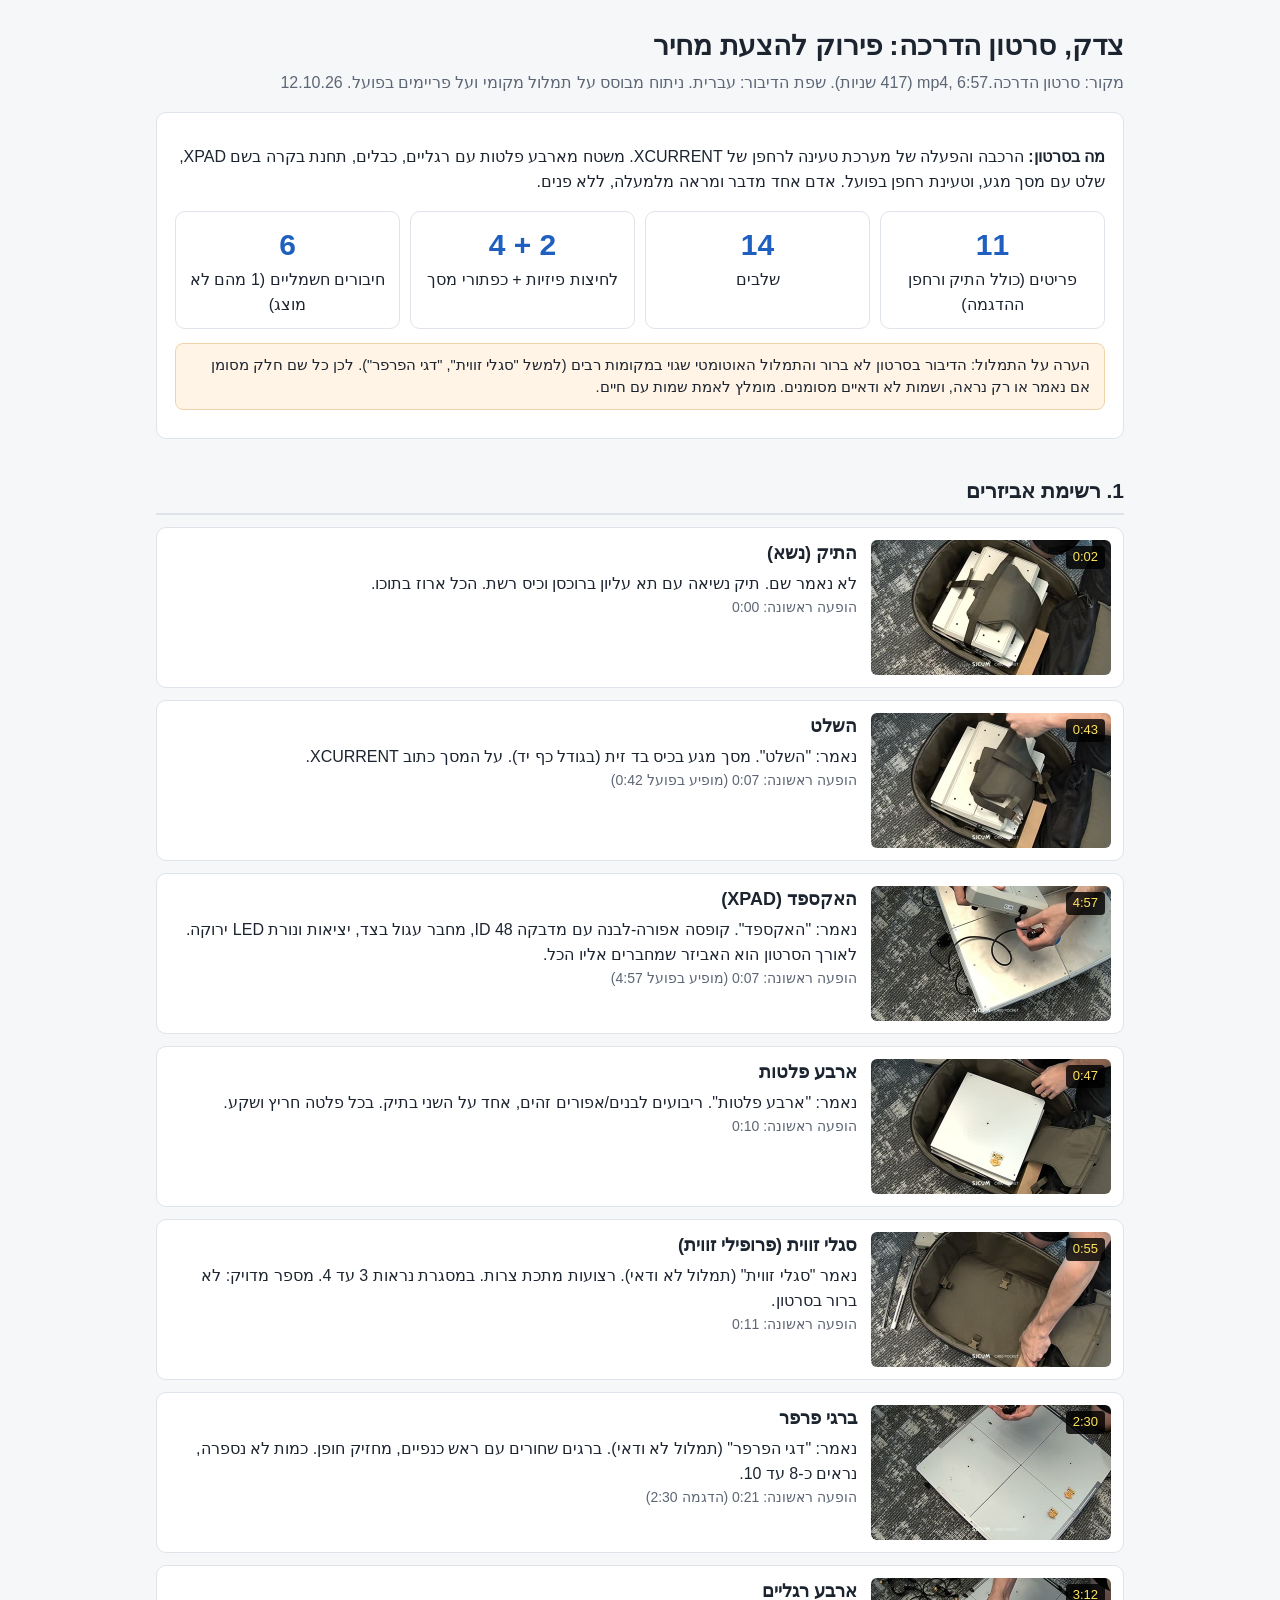
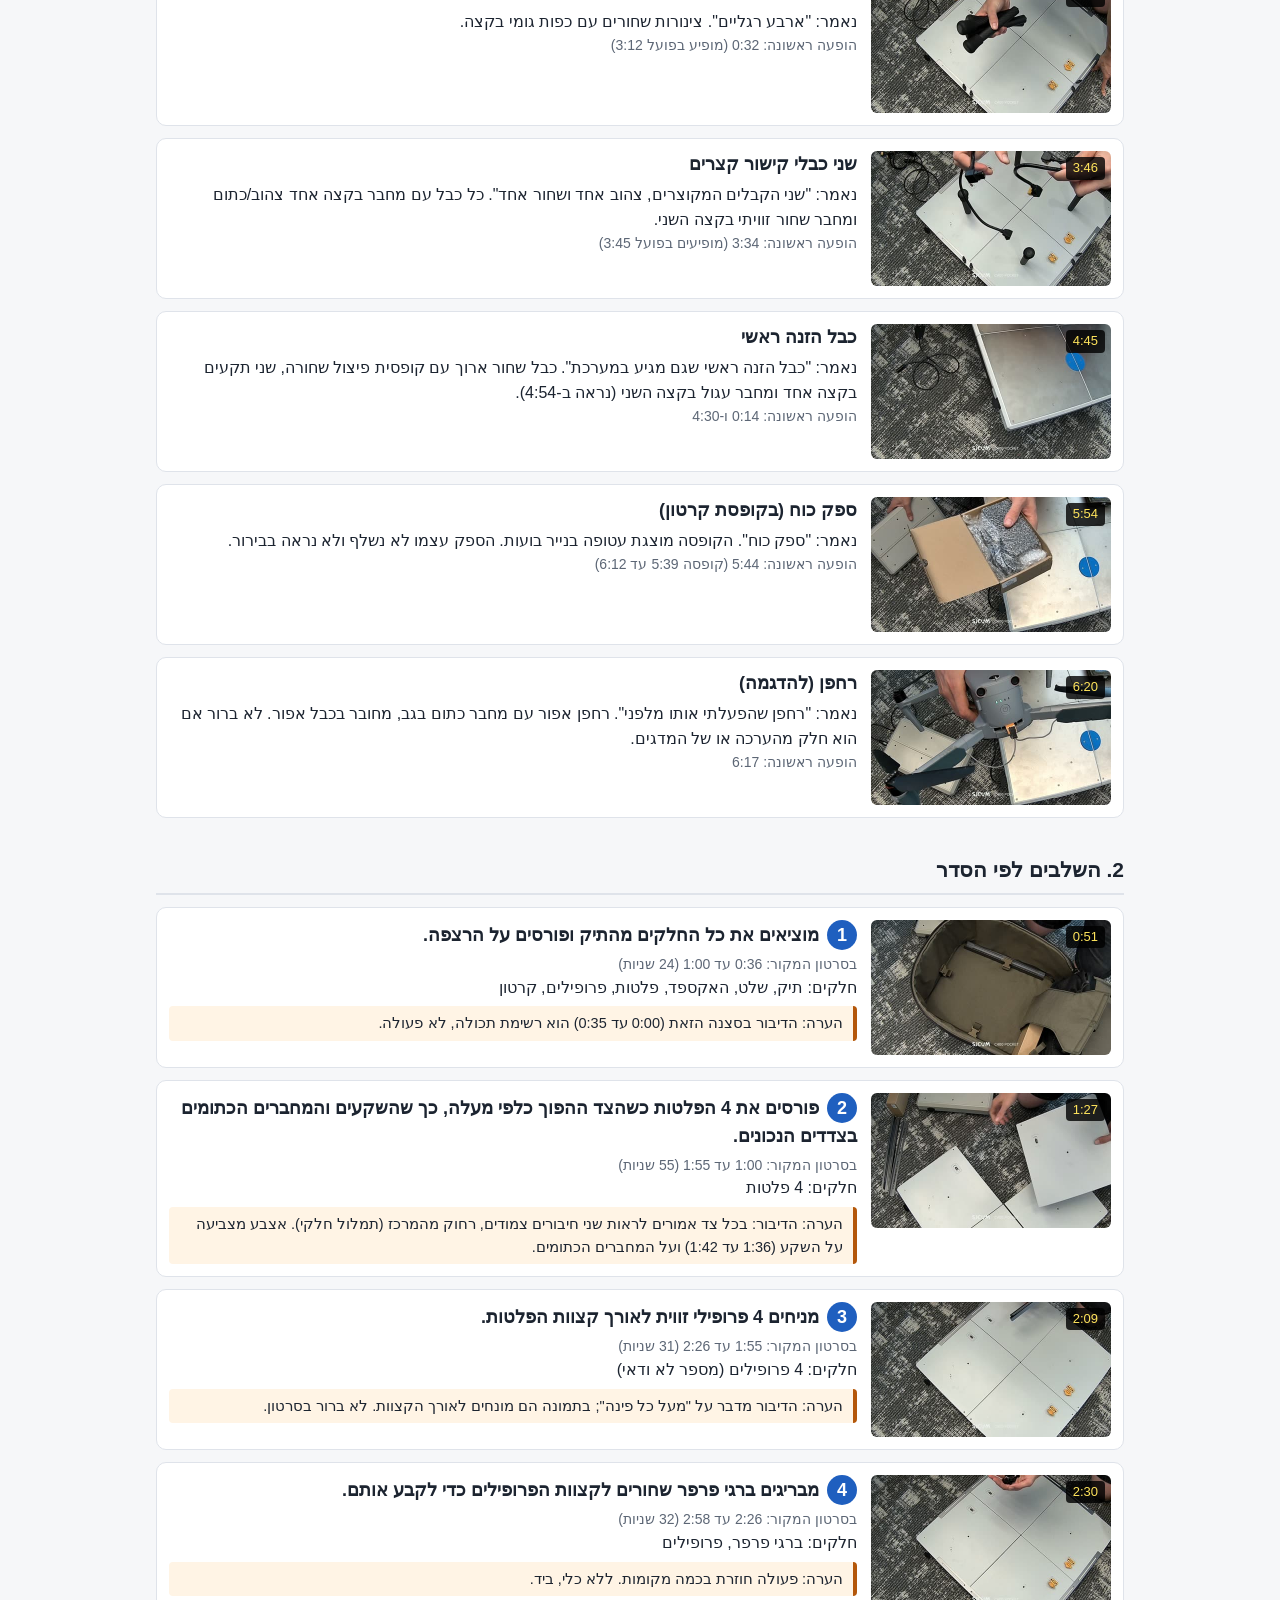
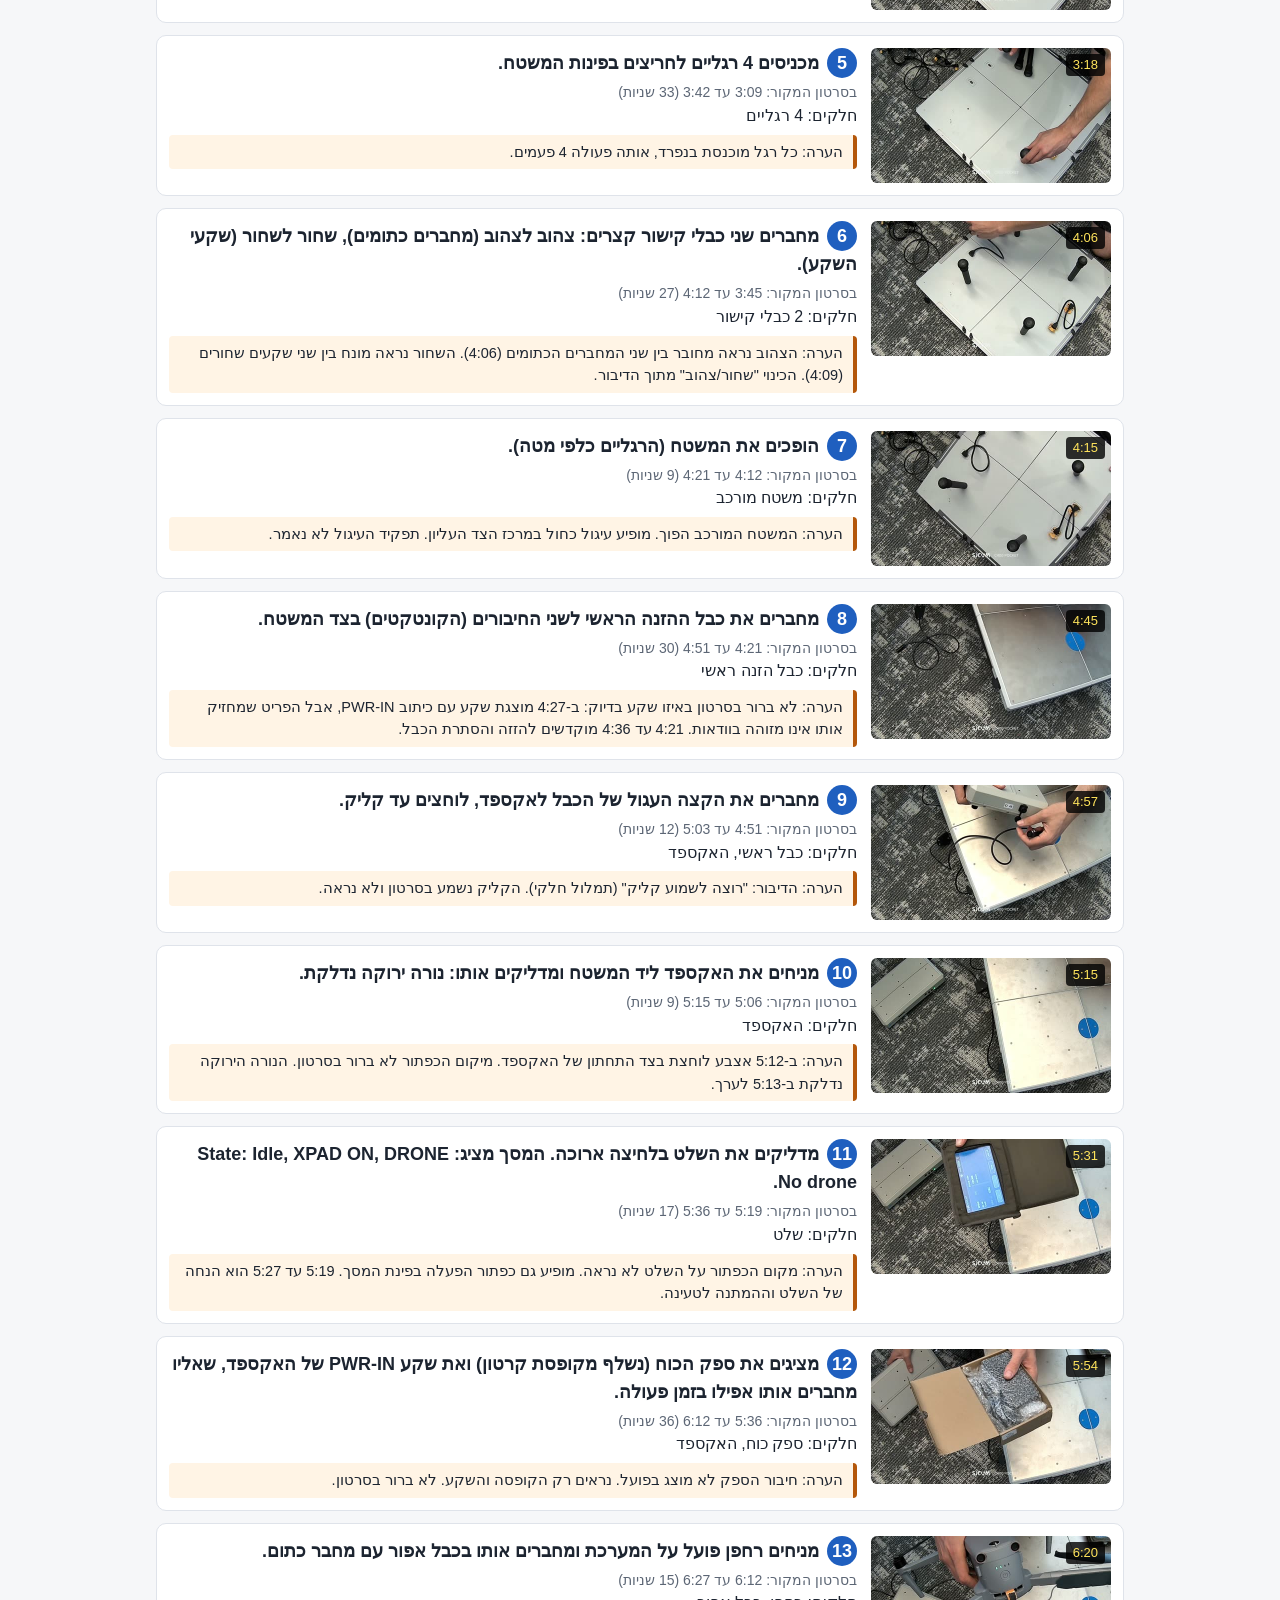
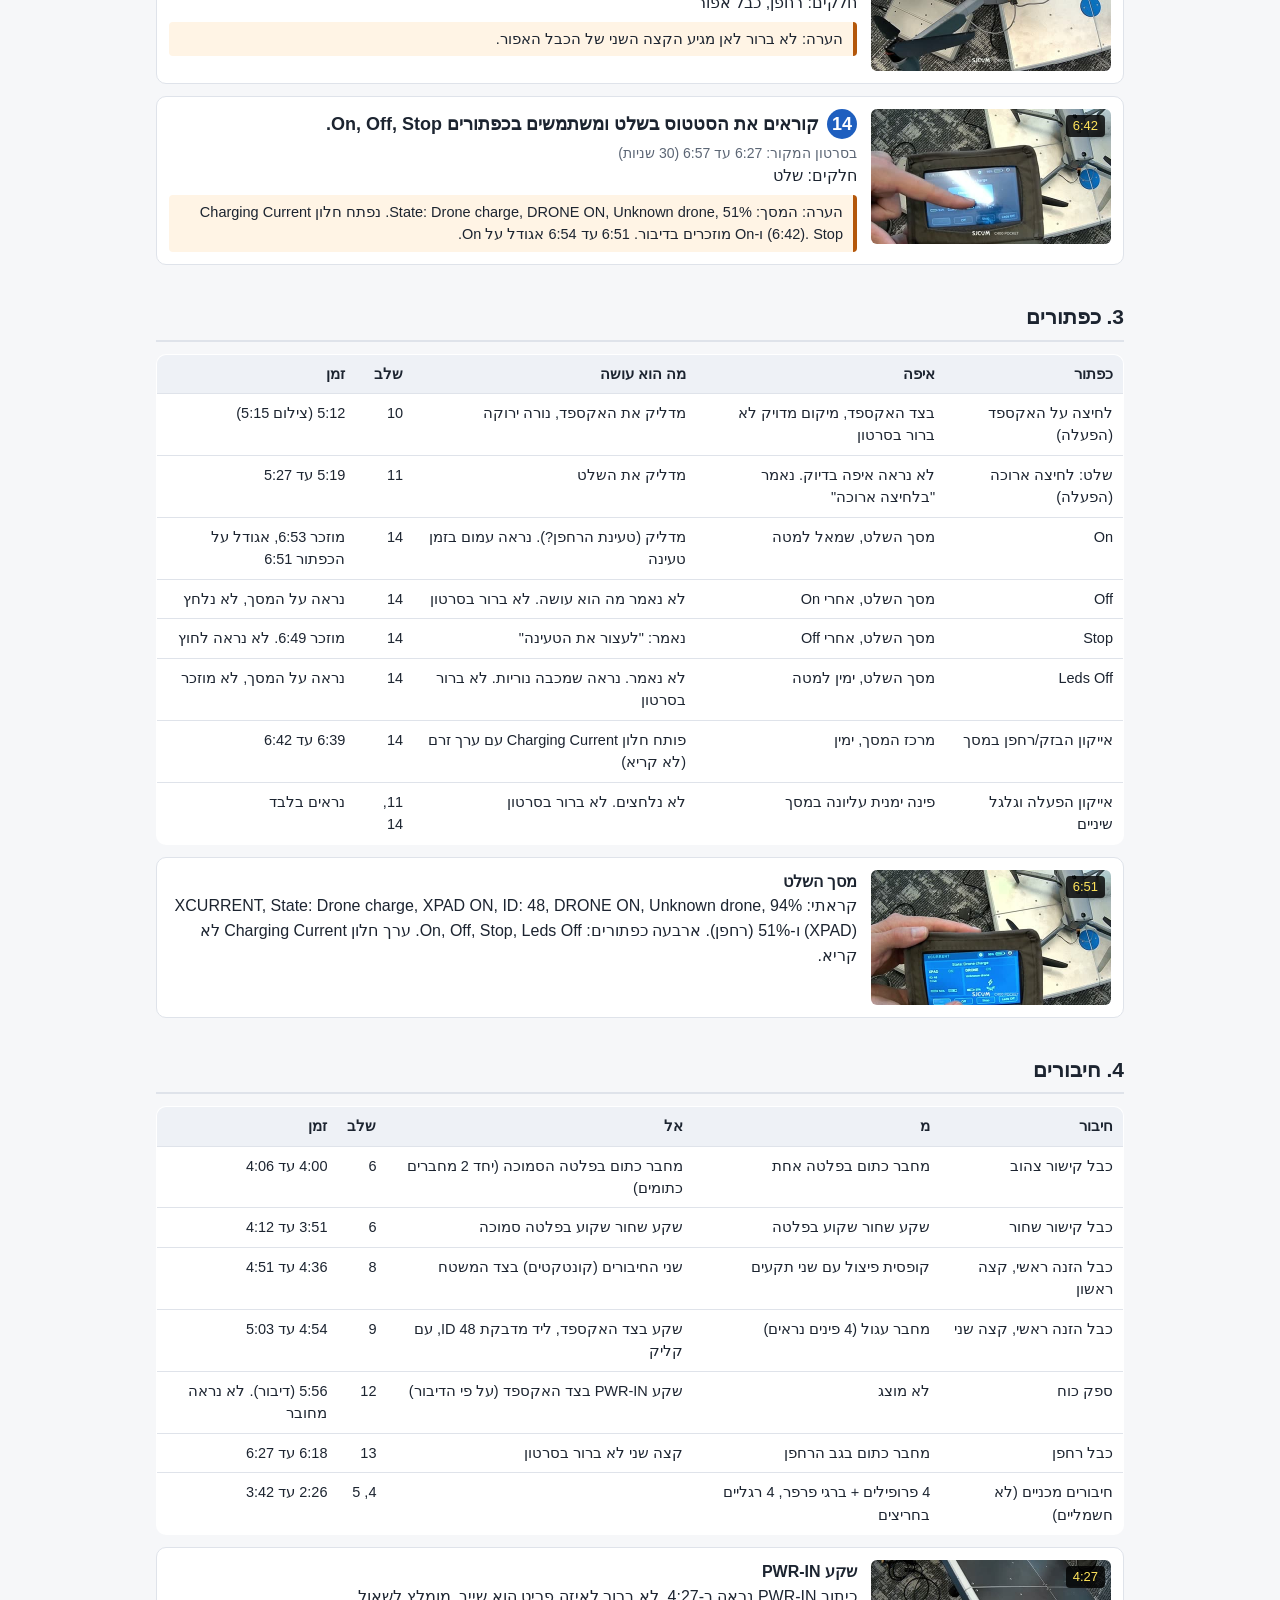
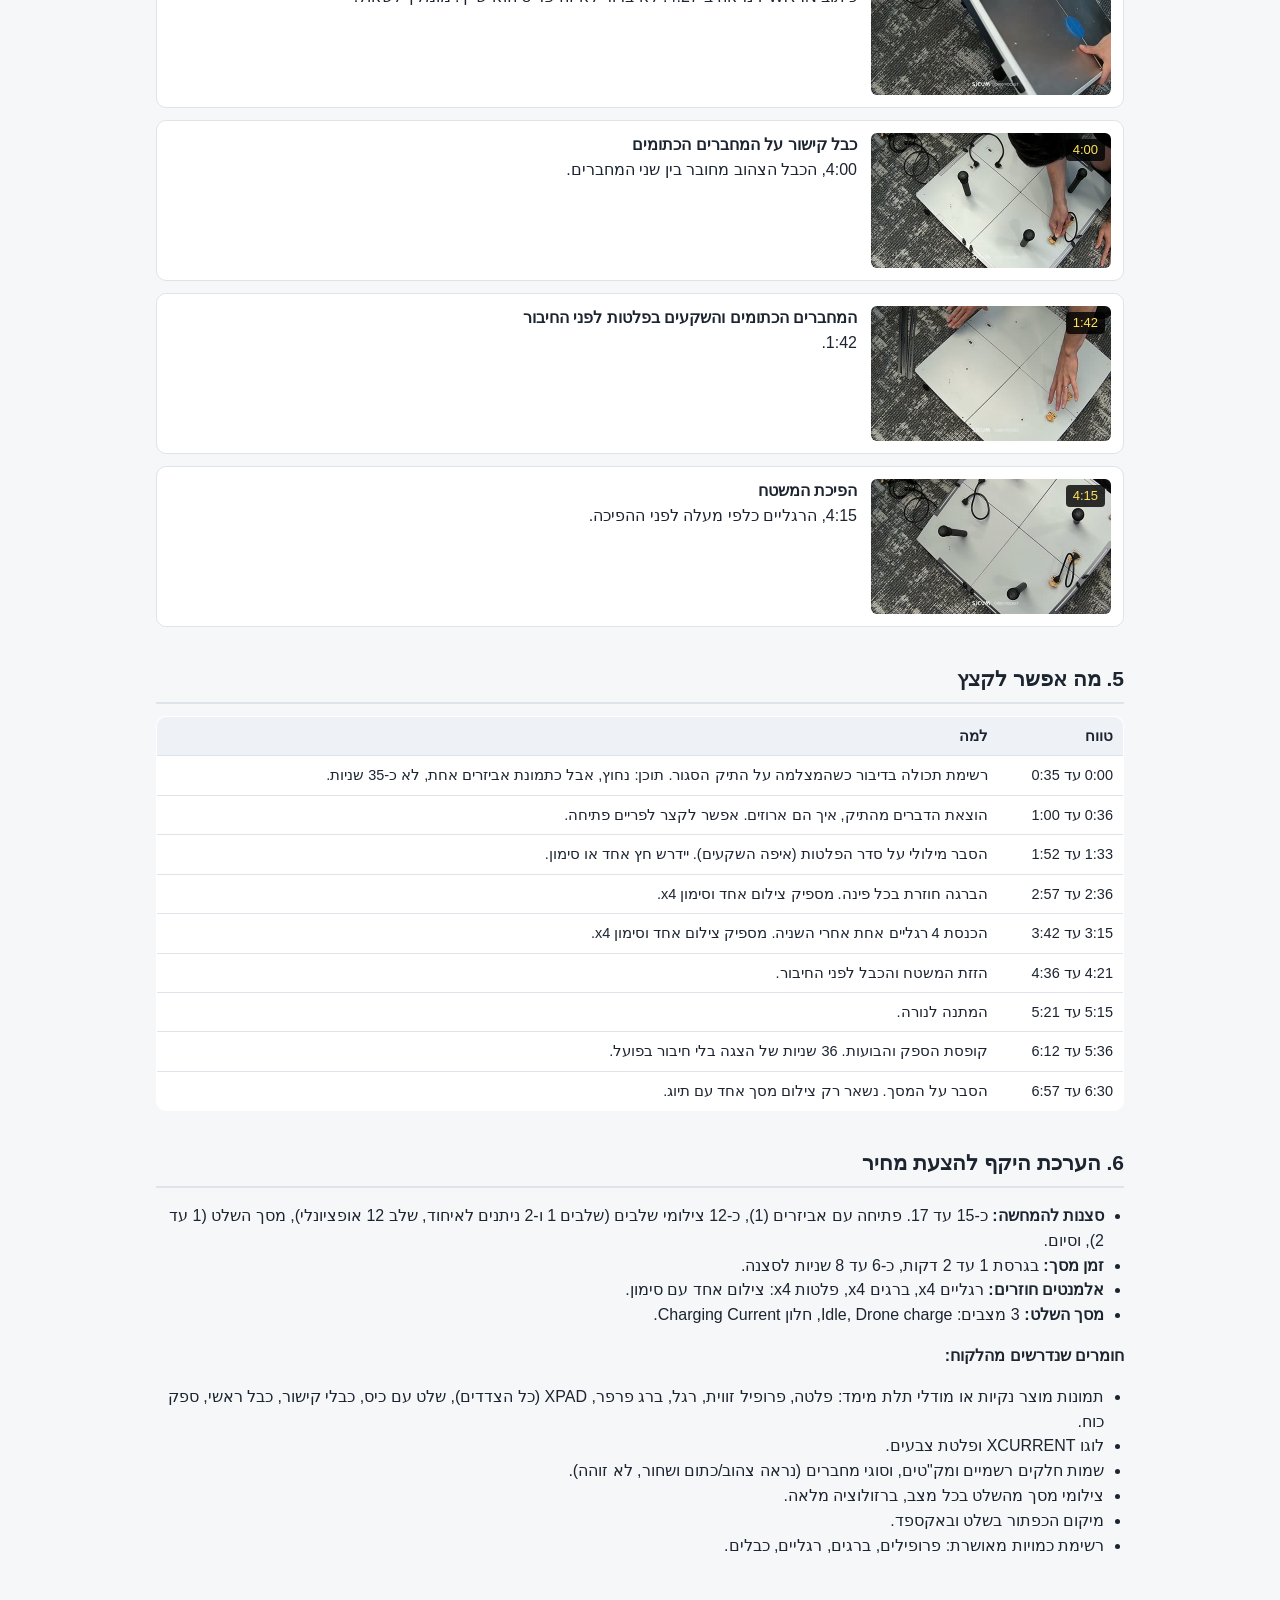
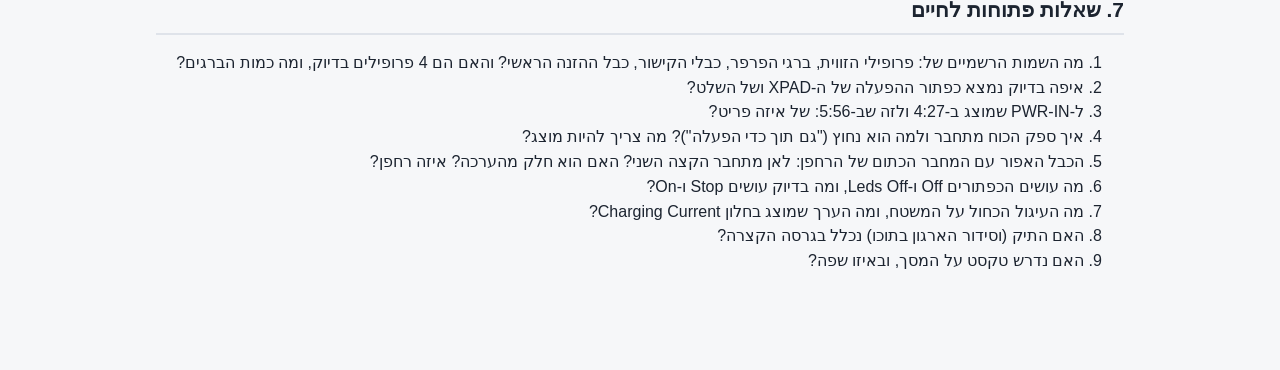
<file: tutorial-12-10/index.html>
<!doctype html>
<html lang="he" dir="rtl"><head>
<meta name="robots" content="noindex, nofollow"><meta charset="utf-8"><meta name="viewport" content="width=device-width,initial-scale=1">
<title>צדק, סרטון הדרכה: פירוק</title>
<style>
:root{--bg:#f6f7f9;--card:#fff;--ink:#1c2430;--mute:#5c6675;--line:#dfe3ea;--acc:#1f5fbf;--warn:#b4570a;--warnbg:#fff4e5}
*{box-sizing:border-box}
body{margin:0;background:var(--bg);color:var(--ink);font-family:"Segoe UI","Arial Hebrew",Arial,sans-serif;line-height:1.55;font-size:16px}
main{max-width:1000px;margin:0 auto;padding:24px 16px 80px}
h1{font-size:28px;margin:0 0 4px}
h2{font-size:21px;margin:36px 0 12px;padding-bottom:6px;border-bottom:2px solid var(--line)}
.sub{color:var(--mute);margin-bottom:16px}
.lead{background:var(--card);border:1px solid var(--line);border-radius:10px;padding:16px 18px}
.nums{display:grid;grid-template-columns:repeat(auto-fit,minmax(140px,1fr));gap:10px;margin:14px 0}
.num{background:var(--card);border:1px solid var(--line);border-radius:10px;padding:10px;text-align:center}
.num b{display:block;font-size:30px;color:var(--acc)}
.card{background:var(--card);border:1px solid var(--line);border-radius:10px;padding:12px;margin-bottom:12px;display:grid;grid-template-columns:240px 1fr;gap:14px}
figure{margin:0;position:relative}
figure img{width:100%;border-radius:6px;display:block;background:#ddd}
figcaption{position:absolute;top:6px;right:6px;background:#000c;color:#ffe45c;padding:1px 7px;border-radius:4px;font-size:13px;direction:ltr}
.card h3{margin:0 0 4px;font-size:18px}
.step .no{display:inline-block;background:var(--acc);color:#fff;border-radius:50%;width:30px;height:30px;text-align:center;line-height:30px;margin-left:8px;font-weight:700}
.meta{color:var(--mute);font-size:14px}
.unsure{background:var(--warnbg);border-right:4px solid var(--warn);padding:6px 10px;border-radius:4px;margin-top:6px;font-size:14.5px}
table{width:100%;border-collapse:collapse;background:var(--card);border:1px solid var(--line);border-radius:10px;overflow:hidden;font-size:14.5px}
th,td{padding:8px 10px;border-bottom:1px solid var(--line);text-align:right;vertical-align:top}
th{background:#eef1f6}
.tbl{overflow-x:auto}
ul{padding-right:20px}
.note{background:var(--warnbg);border:1px solid #f0d3a8;border-radius:8px;padding:10px 14px;margin:12px 0;font-size:14.5px}
@media(max-width:640px){.card{grid-template-columns:1fr}}
</style></head><body><main>
<h1>צדק, סרטון הדרכה: פירוק להצעת מחיר</h1>
<div class="sub">מקור: סרטון הדרכה.mp4, 6:57 (417 שניות). שפת הדיבור: עברית. ניתוח מבוסס על תמלול מקומי ועל פריימים בפועל. 12.10.26</div>
<div class="lead">
<p><b>מה בסרטון:</b> הרכבה והפעלה של מערכת טעינה לרחפן של XCURRENT. משטח מארבע פלטות עם רגליים, כבלים, תחנת בקרה בשם XPAD, שלט עם מסך מגע, וטעינת רחפן בפועל. אדם אחד מדבר ומראה מלמעלה, ללא פנים.</p>
<div class="nums">
<div class="num"><b>11</b>פריטים (כולל התיק ורחפן ההדגמה)</div>
<div class="num"><b>14</b>שלבים</div>
<div class="num"><b>2 + 4</b>לחיצות פיזיות + כפתורי מסך</div>
<div class="num"><b>6</b>חיבורים חשמליים (1 מהם לא מוצג)</div>
</div>
<div class="note">הערה על התמלול: הדיבור בסרטון לא ברור והתמלול האוטומטי שגוי במקומות רבים (למשל "סגלי זווית", "דגי הפרפר"). לכן כל שם חלק מסומן אם נאמר או רק נראה, ושמות לא ודאיים מסומנים. מומלץ לאמת שמות עם חיים.</div>
</div>
<h2>1. רשימת אביזרים</h2><div class="card"><figure><img src="frames/t2.jpg" alt="התיק (נשא)"><figcaption>0:02</figcaption></figure><div><h3>התיק (נשא)</h3><div>לא נאמר שם. תיק נשיאה עם תא עליון ברוכסן וכיס רשת. הכל ארוז בתוכו.</div><div class="meta">הופעה ראשונה: 0:00</div></div></div><div class="card"><figure><img src="frames/t43.jpg" alt="השלט"><figcaption>0:43</figcaption></figure><div><h3>השלט</h3><div>נאמר: "השלט". מסך מגע בכיס בד זית (בגודל כף יד). על המסך כתוב XCURRENT.</div><div class="meta">הופעה ראשונה: 0:07 (מופיע בפועל 0:42)</div></div></div><div class="card"><figure><img src="frames/t297.jpg" alt="האקספד (XPAD)"><figcaption>4:57</figcaption></figure><div><h3>האקספד (XPAD)</h3><div>נאמר: "האקספד". קופסה אפורה-לבנה עם מדבקה ID 48, מחבר עגול בצד, יציאות ונורת LED ירוקה. לאורך הסרטון הוא האביזר שמחברים אליו הכל.</div><div class="meta">הופעה ראשונה: 0:07 (מופיע בפועל 4:57)</div></div></div><div class="card"><figure><img src="frames/t47.jpg" alt="ארבע פלטות"><figcaption>0:47</figcaption></figure><div><h3>ארבע פלטות</h3><div>נאמר: "ארבע פלטות". ריבועים לבנים/אפורים זהים, אחד על השני בתיק. בכל פלטה חריץ ושקע.</div><div class="meta">הופעה ראשונה: 0:10</div></div></div><div class="card"><figure><img src="frames/t55.jpg" alt="סגלי זווית (פרופילי זווית)"><figcaption>0:55</figcaption></figure><div><h3>סגלי זווית (פרופילי זווית)</h3><div>נאמר "סגלי זווית" (תמלול לא ודאי). רצועות מתכת צרות. במסגרת נראות 3 עד 4. מספר מדויק: לא ברור בסרטון.</div><div class="meta">הופעה ראשונה: 0:11</div></div></div><div class="card"><figure><img src="frames/t150.jpg" alt="ברגי פרפר"><figcaption>2:30</figcaption></figure><div><h3>ברגי פרפר</h3><div>נאמר: "דגי הפרפר" (תמלול לא ודאי). ברגים שחורים עם ראש כנפיים, מחזיק חופן. כמות לא נספרה, נראים כ-8 עד 10.</div><div class="meta">הופעה ראשונה: 0:21 (הדגמה 2:30)</div></div></div><div class="card"><figure><img src="frames/t192.jpg" alt="ארבע רגליים"><figcaption>3:12</figcaption></figure><div><h3>ארבע רגליים</h3><div>נאמר: "ארבע רגליים". צינורות שחורים עם כפות גומי בקצה.</div><div class="meta">הופעה ראשונה: 0:32 (מופיע בפועל 3:12)</div></div></div><div class="card"><figure><img src="frames/t226.jpg" alt="שני כבלי קישור קצרים"><figcaption>3:46</figcaption></figure><div><h3>שני כבלי קישור קצרים</h3><div>נאמר: "שני הקבלים המקוצרים, צהוב אחד ושחור אחד". כל כבל עם מחבר בקצה אחד צהוב/כתום ומחבר שחור זוויתי בקצה השני.</div><div class="meta">הופעה ראשונה: 3:34 (מופיעים בפועל 3:45)</div></div></div><div class="card"><figure><img src="frames/t285.jpg" alt="כבל הזנה ראשי"><figcaption>4:45</figcaption></figure><div><h3>כבל הזנה ראשי</h3><div>נאמר: "כבל הזנה ראשי שגם מגיע במערכת". כבל שחור ארוך עם קופסית פיצול שחורה, שני תקעים בקצה אחד ומחבר עגול בקצה השני (נראה ב-4:54).</div><div class="meta">הופעה ראשונה: 0:14 ו-4:30</div></div></div><div class="card"><figure><img src="frames/t354.jpg" alt="ספק כוח (בקופסת קרטון)"><figcaption>5:54</figcaption></figure><div><h3>ספק כוח (בקופסת קרטון)</h3><div>נאמר: "ספק כוח". הקופסה מוצגת עטופה בנייר בועות. הספק עצמו לא נשלף ולא נראה בבירור.</div><div class="meta">הופעה ראשונה: 5:44 (קופסה 5:39 עד 6:12)</div></div></div><div class="card"><figure><img src="frames/t380.jpg" alt="רחפן (להדגמה)"><figcaption>6:20</figcaption></figure><div><h3>רחפן (להדגמה)</h3><div>נאמר: "רחפן שהפעלתי אותו מלפני". רחפן אפור עם מחבר כתום בגב, מחובר בכבל אפור. לא ברור אם הוא חלק מהערכה או של המדגים.</div><div class="meta">הופעה ראשונה: 6:17</div></div></div><h2>2. השלבים לפי הסדר</h2><div class="card step"><figure><img src="frames/t51.jpg" alt="שלב 1"><figcaption>0:51</figcaption></figure><div><h3><span class="no">1</span>מוציאים את כל החלקים מהתיק ופורסים על הרצפה.</h3><div class="meta">בסרטון המקור: 0:36 עד 1:00 (24 שניות)</div><div>חלקים: תיק, שלט, האקספד, פלטות, פרופילים, קרטון</div><div class="unsure">הערה: הדיבור בסצנה הזאת (0:00 עד 0:35) הוא רשימת תכולה, לא פעולה.</div></div></div><div class="card step"><figure><img src="frames/t87.jpg" alt="שלב 2"><figcaption>1:27</figcaption></figure><div><h3><span class="no">2</span>פורסים את 4 הפלטות כשהצד ההפוך כלפי מעלה, כך שהשקעים והמחברים הכתומים בצדדים הנכונים.</h3><div class="meta">בסרטון המקור: 1:00 עד 1:55 (55 שניות)</div><div>חלקים: 4 פלטות</div><div class="unsure">הערה: הדיבור: בכל צד אמורים לראות שני חיבורים צמודים, רחוק מהמרכז (תמלול חלקי). אצבע מצביעה על השקע (1:36 עד 1:42) ועל המחברים הכתומים.</div></div></div><div class="card step"><figure><img src="frames/t129.jpg" alt="שלב 3"><figcaption>2:09</figcaption></figure><div><h3><span class="no">3</span>מניחים 4 פרופילי זווית לאורך קצוות הפלטות.</h3><div class="meta">בסרטון המקור: 1:55 עד 2:26 (31 שניות)</div><div>חלקים: 4 פרופילים (מספר לא ודאי)</div><div class="unsure">הערה: הדיבור מדבר על "מעל כל פינה"; בתמונה הם מונחים לאורך הקצוות. לא ברור בסרטון.</div></div></div><div class="card step"><figure><img src="frames/t150.jpg" alt="שלב 4"><figcaption>2:30</figcaption></figure><div><h3><span class="no">4</span>מבריגים ברגי פרפר שחורים לקצוות הפרופילים כדי לקבע אותם.</h3><div class="meta">בסרטון המקור: 2:26 עד 2:58 (32 שניות)</div><div>חלקים: ברגי פרפר, פרופילים</div><div class="unsure">הערה: פעולה חוזרת בכמה מקומות. ללא כלי, ביד.</div></div></div><div class="card step"><figure><img src="frames/t198.jpg" alt="שלב 5"><figcaption>3:18</figcaption></figure><div><h3><span class="no">5</span>מכניסים 4 רגליים לחריצים בפינות המשטח.</h3><div class="meta">בסרטון המקור: 3:09 עד 3:42 (33 שניות)</div><div>חלקים: 4 רגליים</div><div class="unsure">הערה: כל רגל מוכנסת בנפרד, אותה פעולה 4 פעמים.</div></div></div><div class="card step"><figure><img src="frames/t246.jpg" alt="שלב 6"><figcaption>4:06</figcaption></figure><div><h3><span class="no">6</span>מחברים שני כבלי קישור קצרים: צהוב לצהוב (מחברים כתומים), שחור לשחור (שקעי השקע).</h3><div class="meta">בסרטון המקור: 3:45 עד 4:12 (27 שניות)</div><div>חלקים: 2 כבלי קישור</div><div class="unsure">הערה: הצהוב נראה מחובר בין שני המחברים הכתומים (4:06). השחור נראה מונח בין שני שקעים שחורים (4:09). הכינוי "שחור/צהוב" מתוך הדיבור.</div></div></div><div class="card step"><figure><img src="frames/t255.jpg" alt="שלב 7"><figcaption>4:15</figcaption></figure><div><h3><span class="no">7</span>הופכים את המשטח (הרגליים כלפי מטה).</h3><div class="meta">בסרטון המקור: 4:12 עד 4:21 (9 שניות)</div><div>חלקים: משטח מורכב</div><div class="unsure">הערה: המשטח המורכב הפוך. מופיע עיגול כחול במרכז הצד העליון. תפקיד העיגול לא נאמר.</div></div></div><div class="card step"><figure><img src="frames/t285.jpg" alt="שלב 8"><figcaption>4:45</figcaption></figure><div><h3><span class="no">8</span>מחברים את כבל ההזנה הראשי לשני החיבורים (הקונטקטים) בצד המשטח.</h3><div class="meta">בסרטון המקור: 4:21 עד 4:51 (30 שניות)</div><div>חלקים: כבל הזנה ראשי</div><div class="unsure">הערה: לא ברור בסרטון באיזו שקע בדיוק: ב-4:27 מוצגת שקע עם כיתוב PWR-IN, אבל הפריט שמחזיק אותו אינו מזוהה בוודאות. 4:21 עד 4:36 מוקדשים להזזה והסתרת הכבל.</div></div></div><div class="card step"><figure><img src="frames/t297.jpg" alt="שלב 9"><figcaption>4:57</figcaption></figure><div><h3><span class="no">9</span>מחברים את הקצה העגול של הכבל לאקספד, לוחצים עד קליק.</h3><div class="meta">בסרטון המקור: 4:51 עד 5:03 (12 שניות)</div><div>חלקים: כבל ראשי, האקספד</div><div class="unsure">הערה: הדיבור: "רוצה לשמוע קליק" (תמלול חלקי). הקליק נשמע בסרטון ולא נראה.</div></div></div><div class="card step"><figure><img src="frames/t315.jpg" alt="שלב 10"><figcaption>5:15</figcaption></figure><div><h3><span class="no">10</span>מניחים את האקספד ליד המשטח ומדליקים אותו: נורה ירוקה נדלקת.</h3><div class="meta">בסרטון המקור: 5:06 עד 5:15 (9 שניות)</div><div>חלקים: האקספד</div><div class="unsure">הערה: ב-5:12 אצבע לוחצת בצד התחתון של האקספד. מיקום הכפתור לא ברור בסרטון. הנורה הירוקה נדלקת ב-5:13 לערך.</div></div></div><div class="card step"><figure><img src="frames/t331.jpg" alt="שלב 11"><figcaption>5:31</figcaption></figure><div><h3><span class="no">11</span>מדליקים את השלט בלחיצה ארוכה. המסך מציג: State: Idle, XPAD ON, DRONE No drone.</h3><div class="meta">בסרטון המקור: 5:19 עד 5:36 (17 שניות)</div><div>חלקים: שלט</div><div class="unsure">הערה: מקום הכפתור על השלט לא נראה. מופיע גם כפתור הפעלה בפינת המסך. 5:19 עד 5:27 הוא הנחה של השלט וההמתנה לטעינה.</div></div></div><div class="card step"><figure><img src="frames/t354.jpg" alt="שלב 12"><figcaption>5:54</figcaption></figure><div><h3><span class="no">12</span>מציגים את ספק הכוח (נשלף מקופסת קרטון) ואת שקע PWR-IN של האקספד, שאליו מחברים אותו אפילו בזמן פעולה.</h3><div class="meta">בסרטון המקור: 5:36 עד 6:12 (36 שניות)</div><div>חלקים: ספק כוח, האקספד</div><div class="unsure">הערה: חיבור הספק לא מוצג בפועל. נראים רק הקופסה והשקע. לא ברור בסרטון.</div></div></div><div class="card step"><figure><img src="frames/t380.jpg" alt="שלב 13"><figcaption>6:20</figcaption></figure><div><h3><span class="no">13</span>מניחים רחפן פועל על המערכת ומחברים אותו בכבל אפור עם מחבר כתום.</h3><div class="meta">בסרטון המקור: 6:12 עד 6:27 (15 שניות)</div><div>חלקים: רחפן, כבל אפור</div><div class="unsure">הערה: לא ברור לאן מגיע הקצה השני של הכבל האפור.</div></div></div><div class="card step"><figure><img src="frames/t402.jpg" alt="שלב 14"><figcaption>6:42</figcaption></figure><div><h3><span class="no">14</span>קוראים את הסטטוס בשלט ומשתמשים בכפתורים On, Off, Stop.</h3><div class="meta">בסרטון המקור: 6:27 עד 6:57 (30 שניות)</div><div>חלקים: שלט</div><div class="unsure">הערה: המסך: State: Drone charge, DRONE ON, Unknown drone, 51%. נפתח חלון Charging Current (6:42). Stop ו-On מוזכרים בדיבור. 6:51 עד 6:54 אגודל על On.</div></div></div><h2>3. כפתורים</h2><div class="tbl"><table><tr><th>כפתור</th><th>איפה</th><th>מה הוא עושה</th><th>שלב</th><th>זמן</th></tr><tr><td>לחיצה על האקספד (הפעלה)</td><td>בצד האקספד, מיקום מדויק לא ברור בסרטון</td><td>מדליק את האקספד, נורה ירוקה</td><td>10</td><td>5:12 (צילום 5:15)</td></tr><tr><td>שלט: לחיצה ארוכה (הפעלה)</td><td>לא נראה איפה בדיוק. נאמר "בלחיצה ארוכה"</td><td>מדליק את השלט</td><td>11</td><td>5:19 עד 5:27</td></tr><tr><td>On</td><td>מסך השלט, שמאל למטה</td><td>מדליק (טעינת הרחפן?). נראה עמום בזמן טעינה</td><td>14</td><td>מוזכר 6:53, אגודל על הכפתור 6:51</td></tr><tr><td>Off</td><td>מסך השלט, אחרי On</td><td>לא נאמר מה הוא עושה. לא ברור בסרטון</td><td>14</td><td>נראה על המסך, לא נלחץ</td></tr><tr><td>Stop</td><td>מסך השלט, אחרי Off</td><td>נאמר: "לעצור את הטעינה"</td><td>14</td><td>מוזכר 6:49. לא נראה לחוץ</td></tr><tr><td>Leds Off</td><td>מסך השלט, ימין למטה</td><td>לא נאמר. נראה שמכבה נוריות. לא ברור בסרטון</td><td>14</td><td>נראה על המסך, לא מוזכר</td></tr><tr><td>אייקון הבזק/רחפן במסך</td><td>מרכז המסך, ימין</td><td>פותח חלון Charging Current עם ערך זרם (לא קריא)</td><td>14</td><td>6:39 עד 6:42</td></tr><tr><td>אייקון הפעלה וגלגל שיניים</td><td>פינה ימנית עליונה במסך</td><td>לא נלחצים. לא ברור בסרטון</td><td>11, 14</td><td>נראים בלבד</td></tr></table></div><div style="margin-top:12px" class="card"><figure><img src="frames/t411.jpg" alt="מסך השלט"><figcaption>6:51</figcaption></figure><div><b>מסך השלט</b><br>קראתי: XCURRENT, State: Drone charge, XPAD ON, ID: 48, DRONE ON, Unknown drone, 94% (XPAD) ו-51% (רחפן). ארבעה כפתורים: On, Off, Stop, Leds Off. ערך חלון Charging Current לא קריא.</div></div><h2>4. חיבורים</h2><div class="tbl"><table><tr><th>חיבור</th><th>מ</th><th>אל</th><th>שלב</th><th>זמן</th></tr><tr><td>כבל קישור צהוב</td><td>מחבר כתום בפלטה אחת</td><td>מחבר כתום בפלטה הסמוכה (יחד 2 מחברים כתומים)</td><td>6</td><td>4:00 עד 4:06</td></tr><tr><td>כבל קישור שחור</td><td>שקע שחור שקוע בפלטה</td><td>שקע שחור שקוע בפלטה סמוכה</td><td>6</td><td>3:51 עד 4:12</td></tr><tr><td>כבל הזנה ראשי, קצה ראשון</td><td>קופסית פיצול עם שני תקעים</td><td>שני החיבורים (קונטקטים) בצד המשטח</td><td>8</td><td>4:36 עד 4:51</td></tr><tr><td>כבל הזנה ראשי, קצה שני</td><td>מחבר עגול (4 פינים נראים)</td><td>שקע בצד האקספד, ליד מדבקת ID 48, עם קליק</td><td>9</td><td>4:54 עד 5:03</td></tr><tr><td>ספק כוח</td><td>לא מוצג</td><td>שקע PWR-IN בצד האקספד (על פי הדיבור)</td><td>12</td><td>5:56 (דיבור). לא נראה מחובר</td></tr><tr><td>כבל רחפן</td><td>מחבר כתום בגב הרחפן</td><td>קצה שני לא ברור בסרטון</td><td>13</td><td>6:18 עד 6:27</td></tr><tr><td>חיבורים מכניים (לא חשמליים)</td><td>4 פרופילים + ברגי פרפר, 4 רגליים בחריצים</td><td></td><td>4, 5</td><td>2:26 עד 3:42</td></tr></table></div><div class="card" style="margin-top:12px"><figure><img src="frames/t267.jpg" alt="PWR-IN"><figcaption>4:27</figcaption></figure><div><b>שקע PWR-IN</b><br>כיתוב PWR-IN נראה ב-4:27. לא ברור לאיזה פריט הוא שייך. מומלץ לשאול.</div></div><div class="card"><figure><img src="frames/t240.jpg" alt="מחברים"><figcaption>4:00</figcaption></figure><div><b>כבל קישור על המחברים הכתומים</b><br>4:00, הכבל הצהוב מחובר בין שני המחברים.</div></div><div class="card"><figure><img src="frames/t102.jpg" alt="שקעים"><figcaption>1:42</figcaption></figure><div><b>המחברים הכתומים והשקעים בפלטות לפני החיבור</b><br>1:42.</div></div><div class="card"><figure><img src="frames/t255.jpg" alt="הפיכה"><figcaption>4:15</figcaption></figure><div><b>הפיכת המשטח</b><br>4:15, הרגליים כלפי מעלה לפני ההפיכה.</div></div><h2>5. מה אפשר לקצץ</h2><div class='tbl'><table><tr><th>טווח</th><th>למה</th></tr><tr><td>0:00 עד 0:35</td><td>רשימת תכולה בדיבור כשהמצלמה על התיק הסגור. תוכן: נחוץ, אבל כתמונת אביזרים אחת, לא כ-35 שניות.</td></tr><tr><td>0:36 עד 1:00</td><td>הוצאת הדברים מהתיק, איך הם ארוזים. אפשר לקצר לפריים פתיחה.</td></tr><tr><td>1:33 עד 1:52</td><td>הסבר מילולי על סדר הפלטות (איפה השקעים). יידרש חץ אחד או סימון.</td></tr><tr><td>2:36 עד 2:57</td><td>הברגה חוזרת בכל פינה. מספיק צילום אחד וסימון x4.</td></tr><tr><td>3:15 עד 3:42</td><td>הכנסת 4 רגליים אחת אחרי השניה. מספיק צילום אחד וסימון x4.</td></tr><tr><td>4:21 עד 4:36</td><td>הזזת המשטח והכבל לפני החיבור.</td></tr><tr><td>5:15 עד 5:21</td><td>המתנה לנורה.</td></tr><tr><td>5:36 עד 6:12</td><td>קופסת הספק והבועות. 36 שניות של הצגה בלי חיבור בפועל.</td></tr><tr><td>6:30 עד 6:57</td><td>הסבר על המסך. נשאר רק צילום מסך אחד עם תיוג.</td></tr></table></div><h2>6. הערכת היקף להצעת מחיר</h2>
<ul>
<li><b>סצנות להמחשה:</b> כ-15 עד 17. פתיחה עם אביזרים (1), כ-12 צילומי שלבים (שלבים 1 ו-2 ניתנים לאיחוד, שלב 12 אופציונלי), מסך השלט (1 עד 2), וסיום.</li>
<li><b>זמן מסך:</b> בגרסת 1 עד 2 דקות, כ-6 עד 8 שניות לסצנה.</li>
<li><b>אלמנטים חוזרים:</b> רגליים x4, ברגים x4, פלטות x4: צילום אחד עם סימון.</li>
<li><b>מסך השלט:</b> 3 מצבים: Idle, Drone charge, חלון Charging Current.</li>
</ul>
<p><b>חומרים שנדרשים מהלקוח:</b></p>
<ul>
<li>תמונות מוצר נקיות או מודלי תלת מימד: פלטה, פרופיל זווית, רגל, ברג פרפר, XPAD (כל הצדדים), שלט עם כיס, כבלי קישור, כבל ראשי, ספק כוח.</li>
<li>לוגו XCURRENT ופלטת צבעים.</li>
<li>שמות חלקים רשמיים ומק"טים, וסוגי מחברים (נראה צהוב/כתום ושחור, לא זוהה).</li>
<li>צילומי מסך מהשלט בכל מצב, ברזולוציה מלאה.</li>
<li>מיקום הכפתור בשלט ובאקספד.</li>
<li>רשימת כמויות מאושרת: פרופילים, ברגים, רגליים, כבלים.</li>
</ul>
<h2>7. שאלות פתוחות לחיים</h2>
<ol>
<li>מה השמות הרשמיים של: פרופילי הזווית, ברגי הפרפר, כבלי הקישור, כבל ההזנה הראשי? והאם הם 4 פרופילים בדיוק, ומה כמות הברגים?</li>
<li>איפה בדיוק נמצא כפתור ההפעלה של ה-XPAD ושל השלט?</li>
<li>ל-PWR-IN שמוצג ב-4:27 ולזה שב-5:56: של איזה פריט?</li>
<li>איך ספק הכוח מתחבר ולמה הוא נחוץ ("גם תוך כדי הפעלה")? מה צריך להיות מוצג?</li>
<li>הכבל האפור עם המחבר הכתום של הרחפן: לאן מתחבר הקצה השני? האם הוא חלק מהערכה? איזה רחפן?</li>
<li>מה עושים הכפתורים Off ו-Leds Off, ומה בדיוק עושים Stop ו-On?</li>
<li>מה העיגול הכחול על המשטח, ומה הערך שמוצג בחלון Charging Current?</li>
<li>האם התיק (וסידור הארגון בתוכו) נכלל בגרסה הקצרה?</li>
<li>האם נדרש טקסט על המסך, ובאיזו שפה?</li>
</ol>
</main></body></html>
</file>
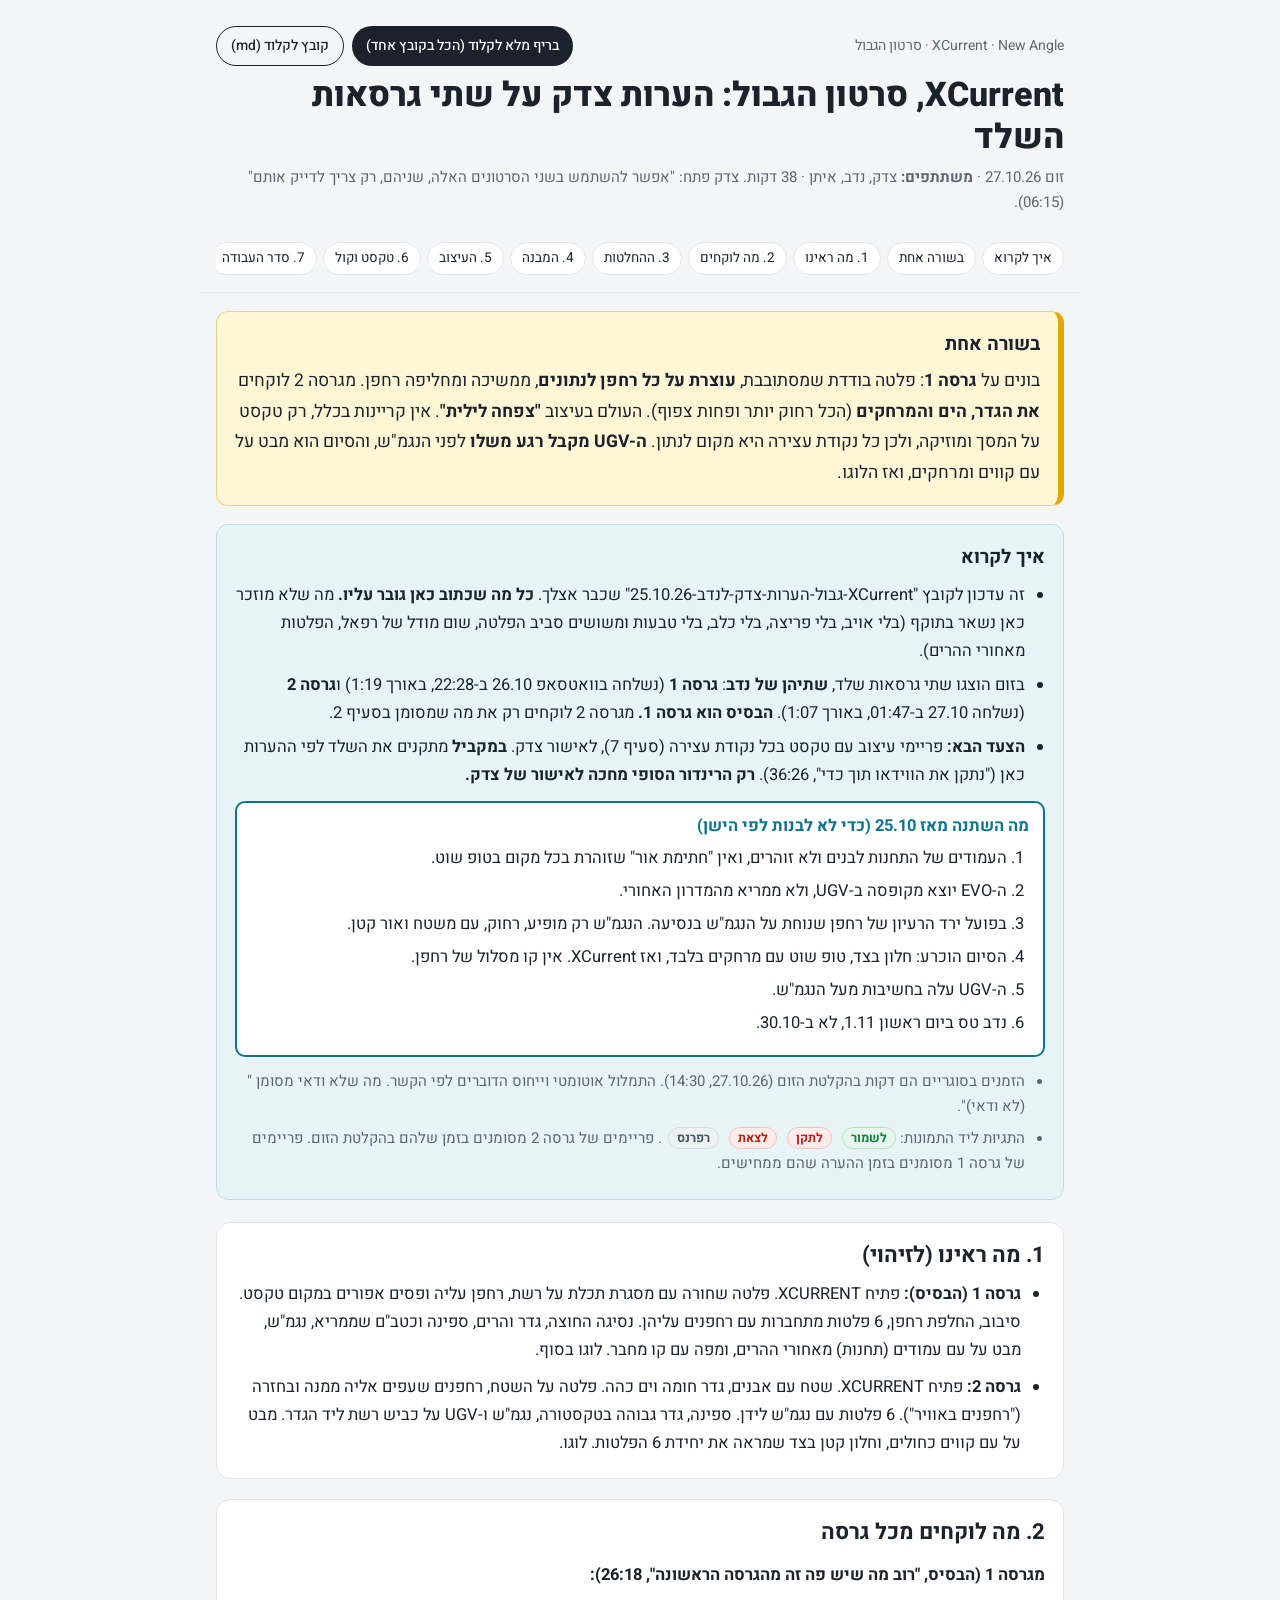
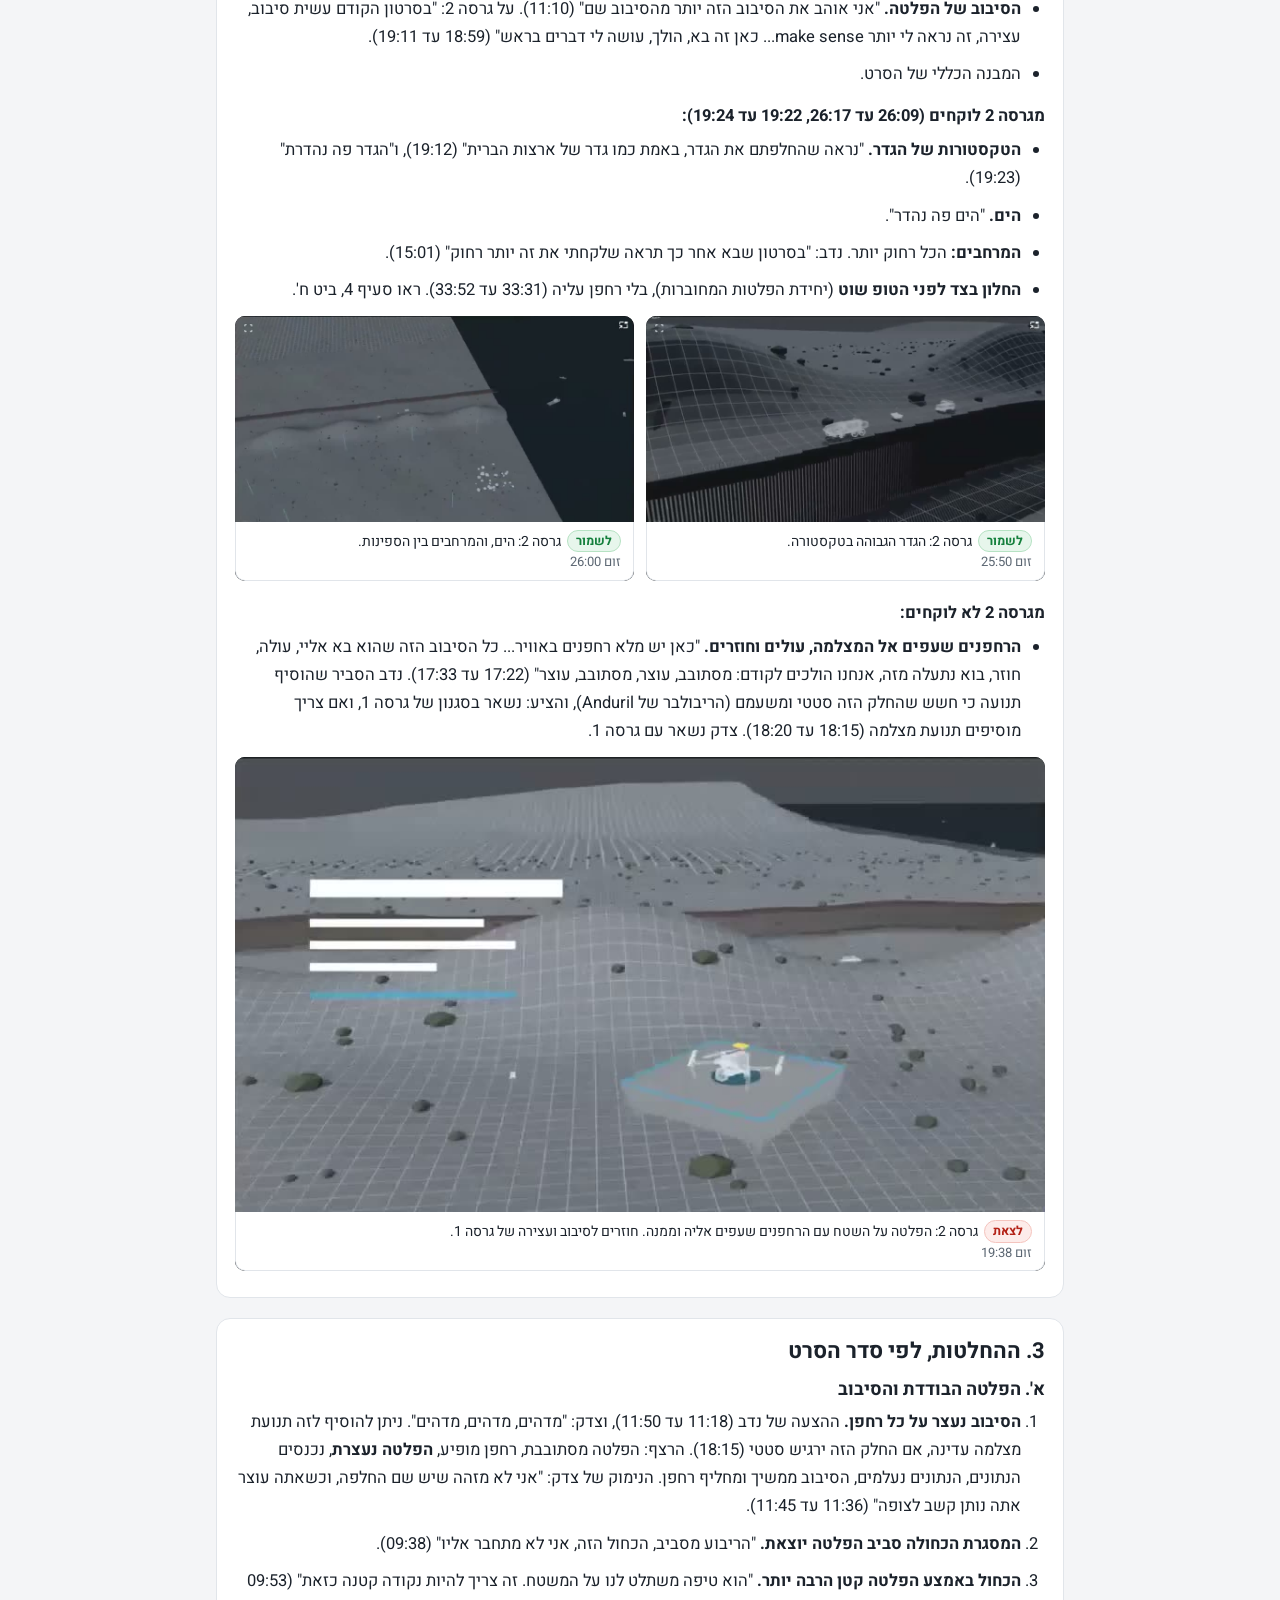
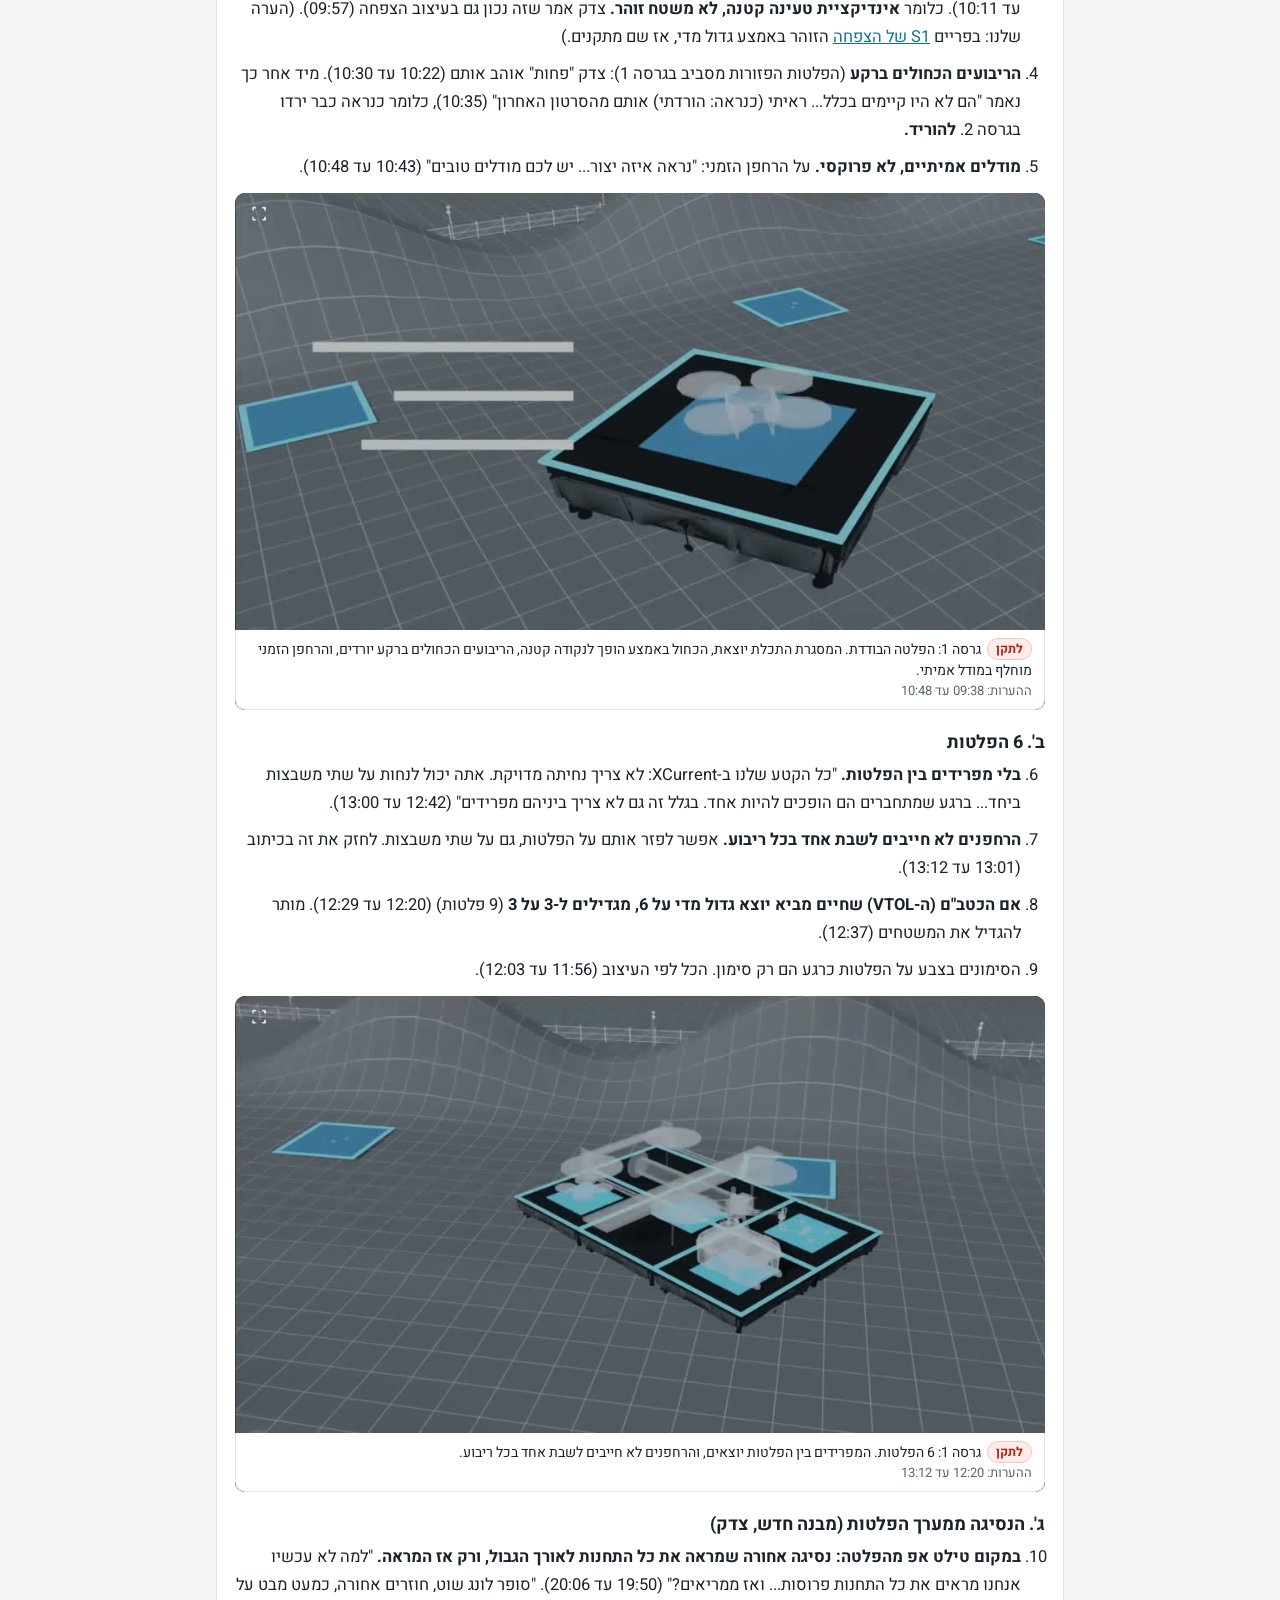
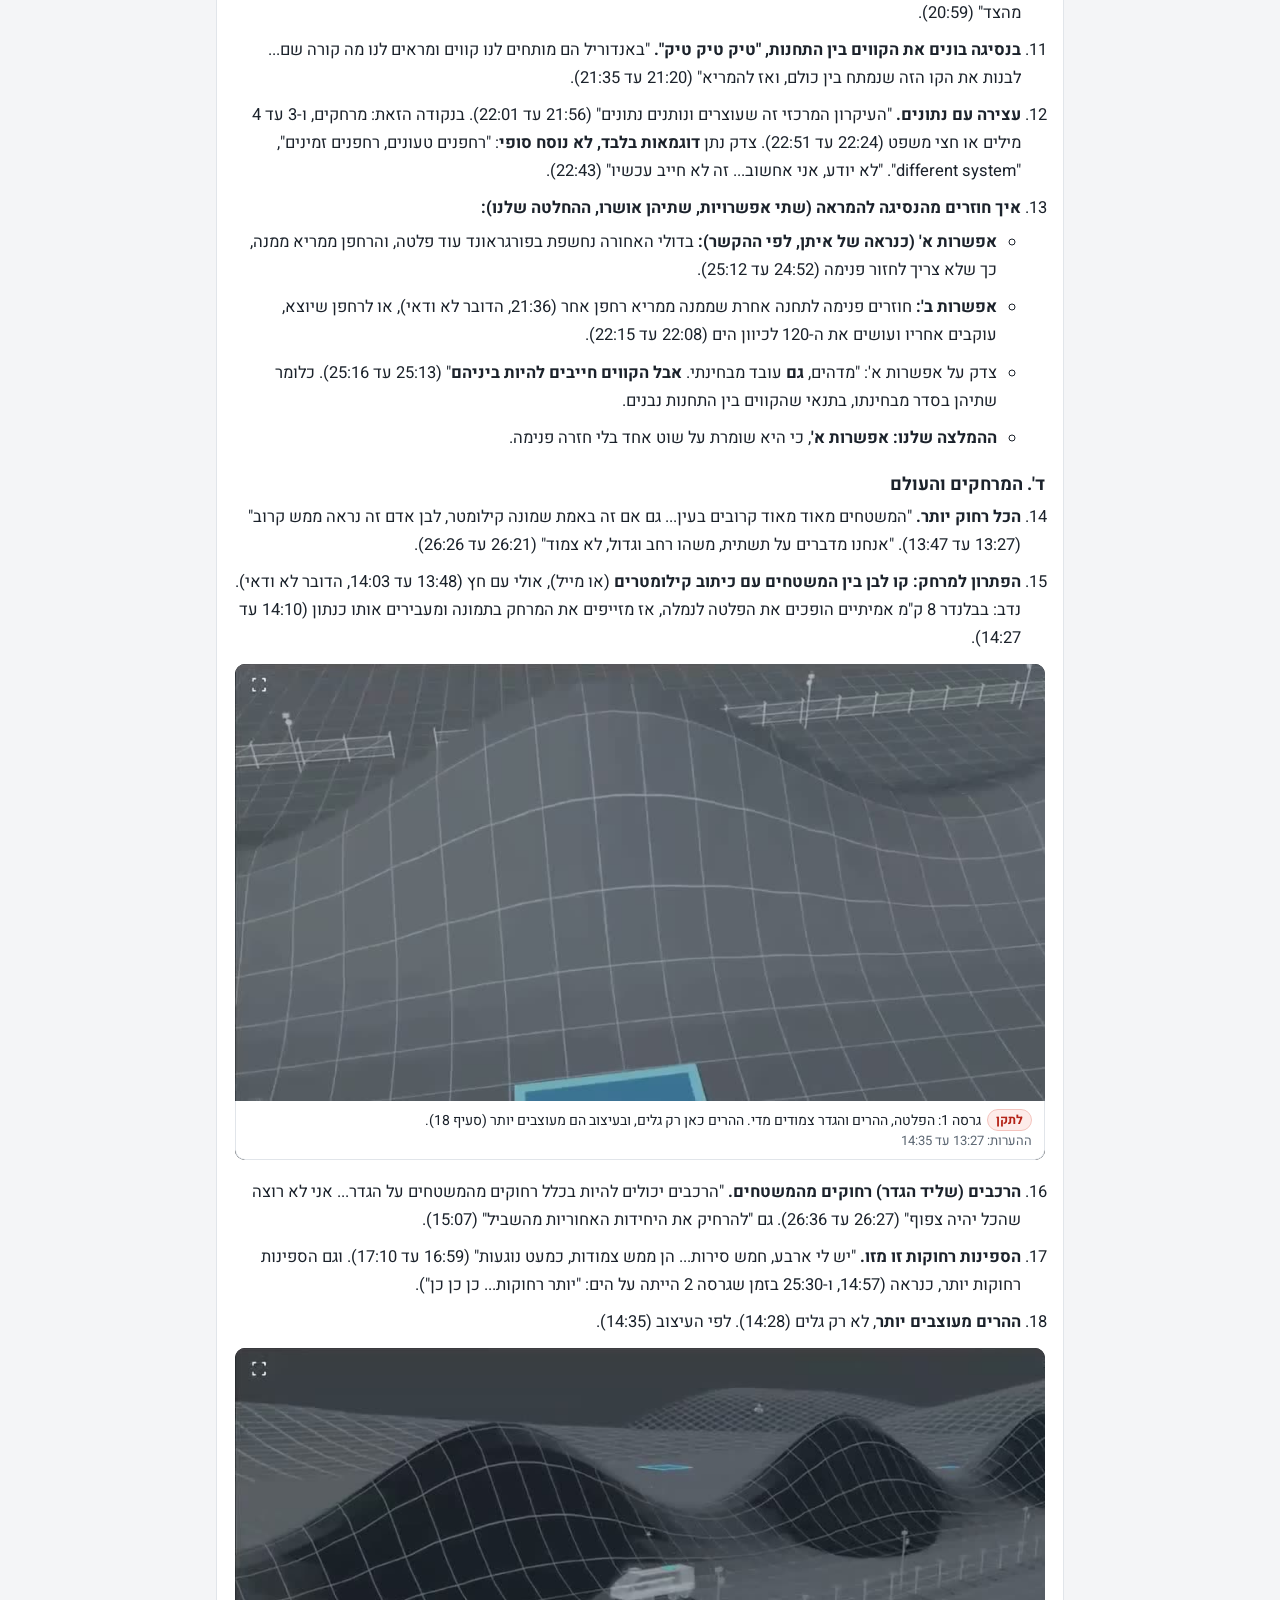
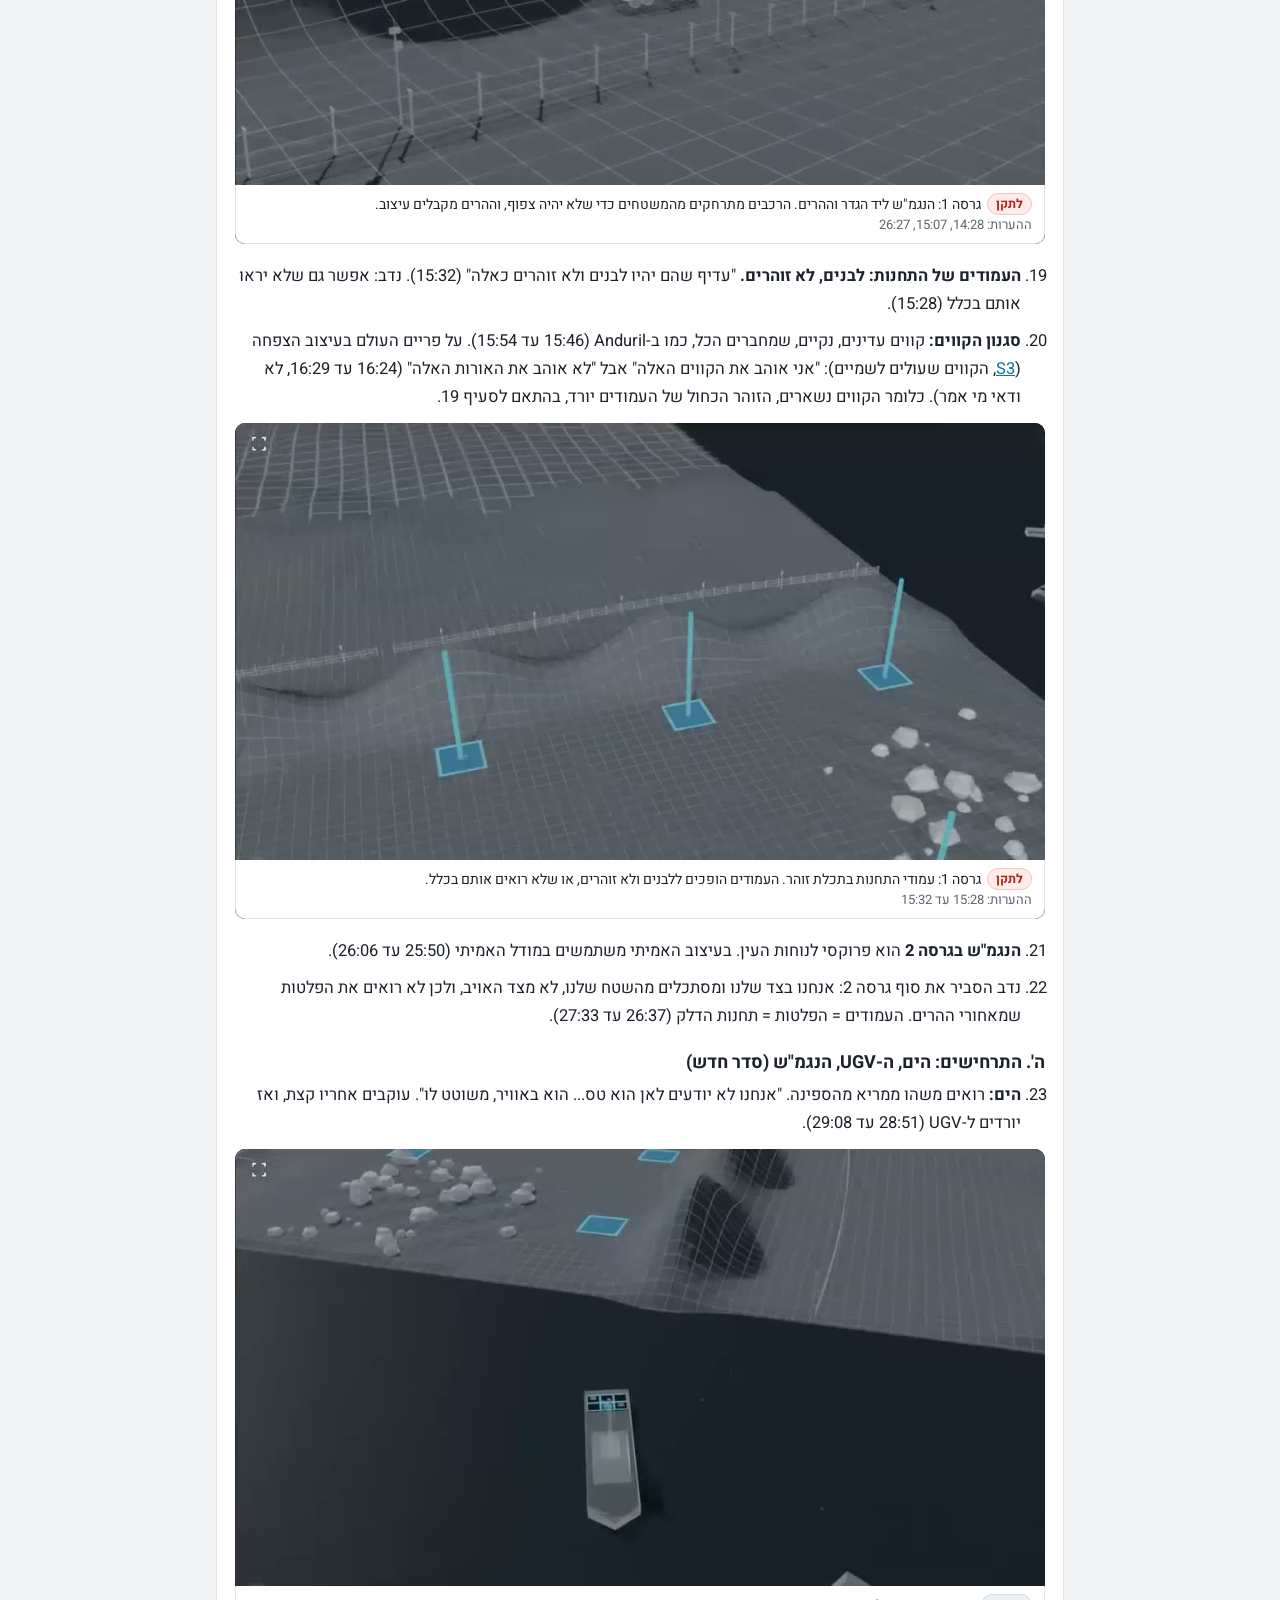
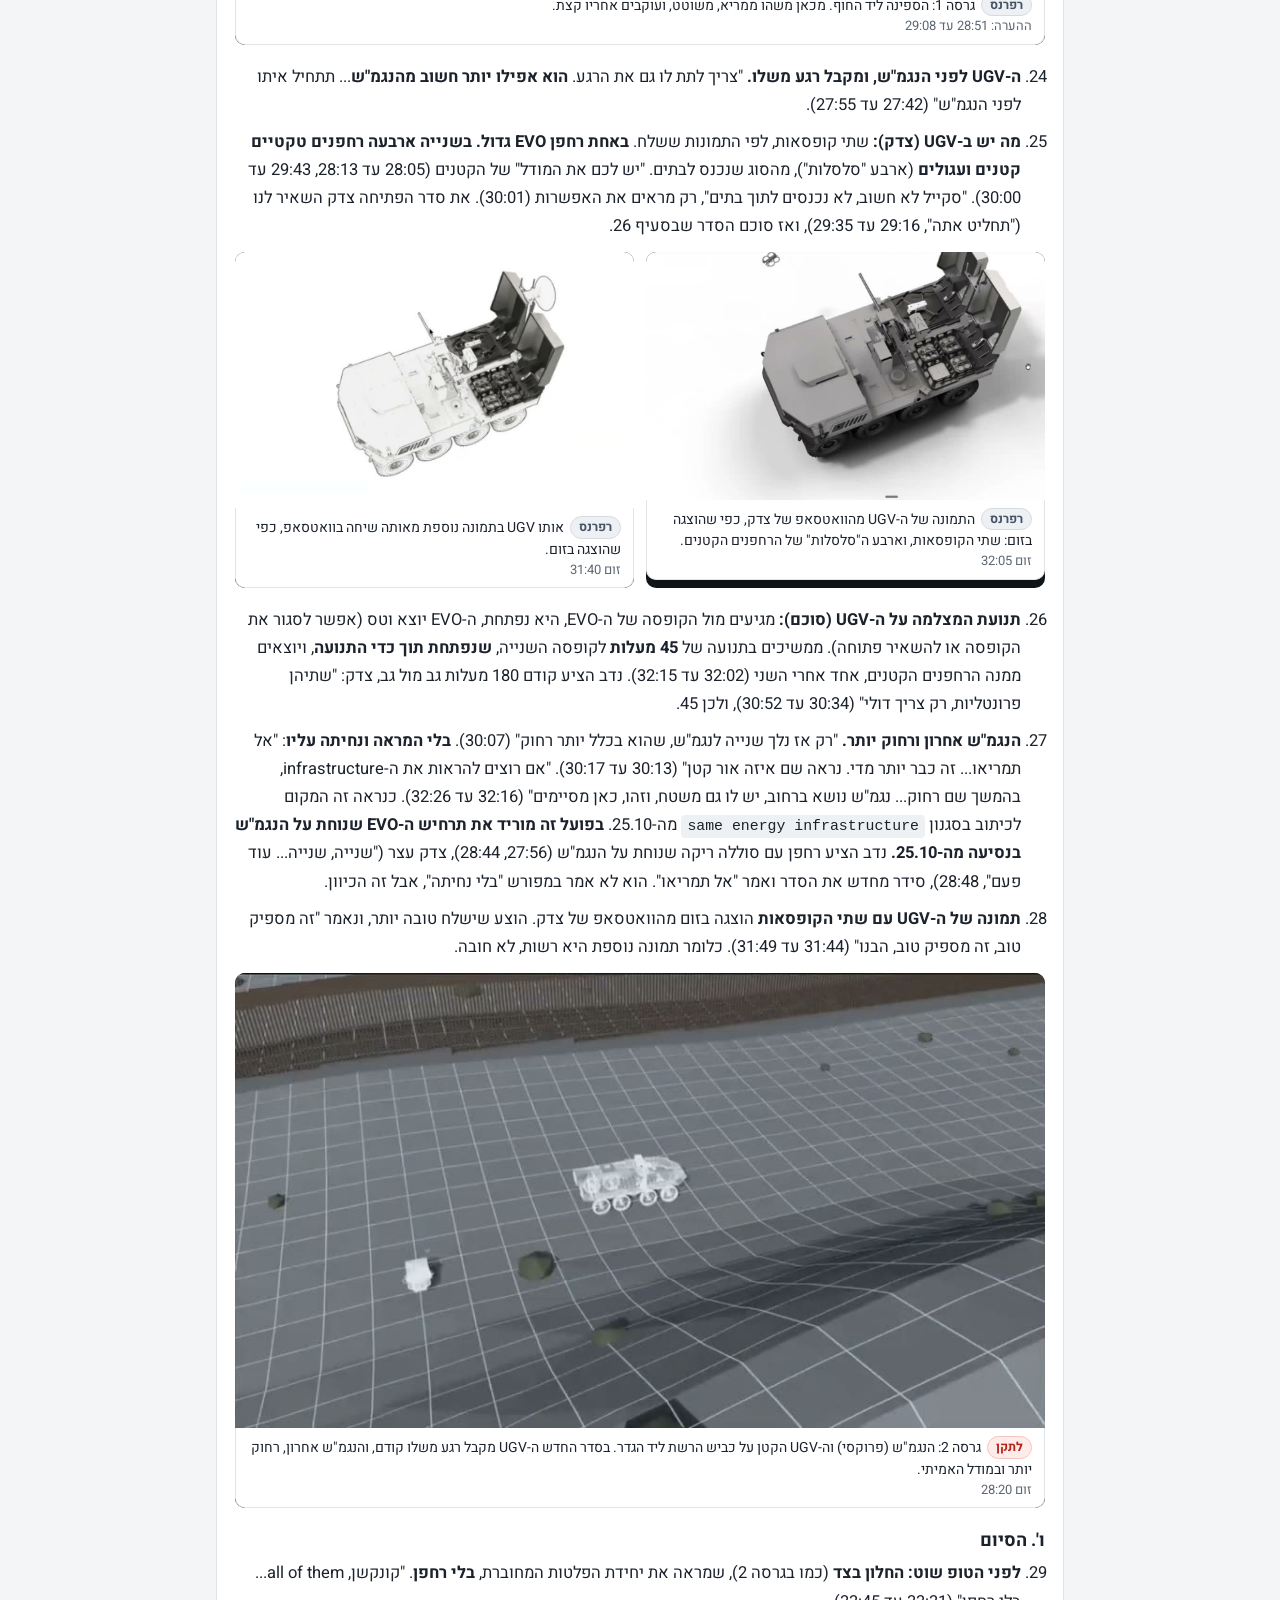
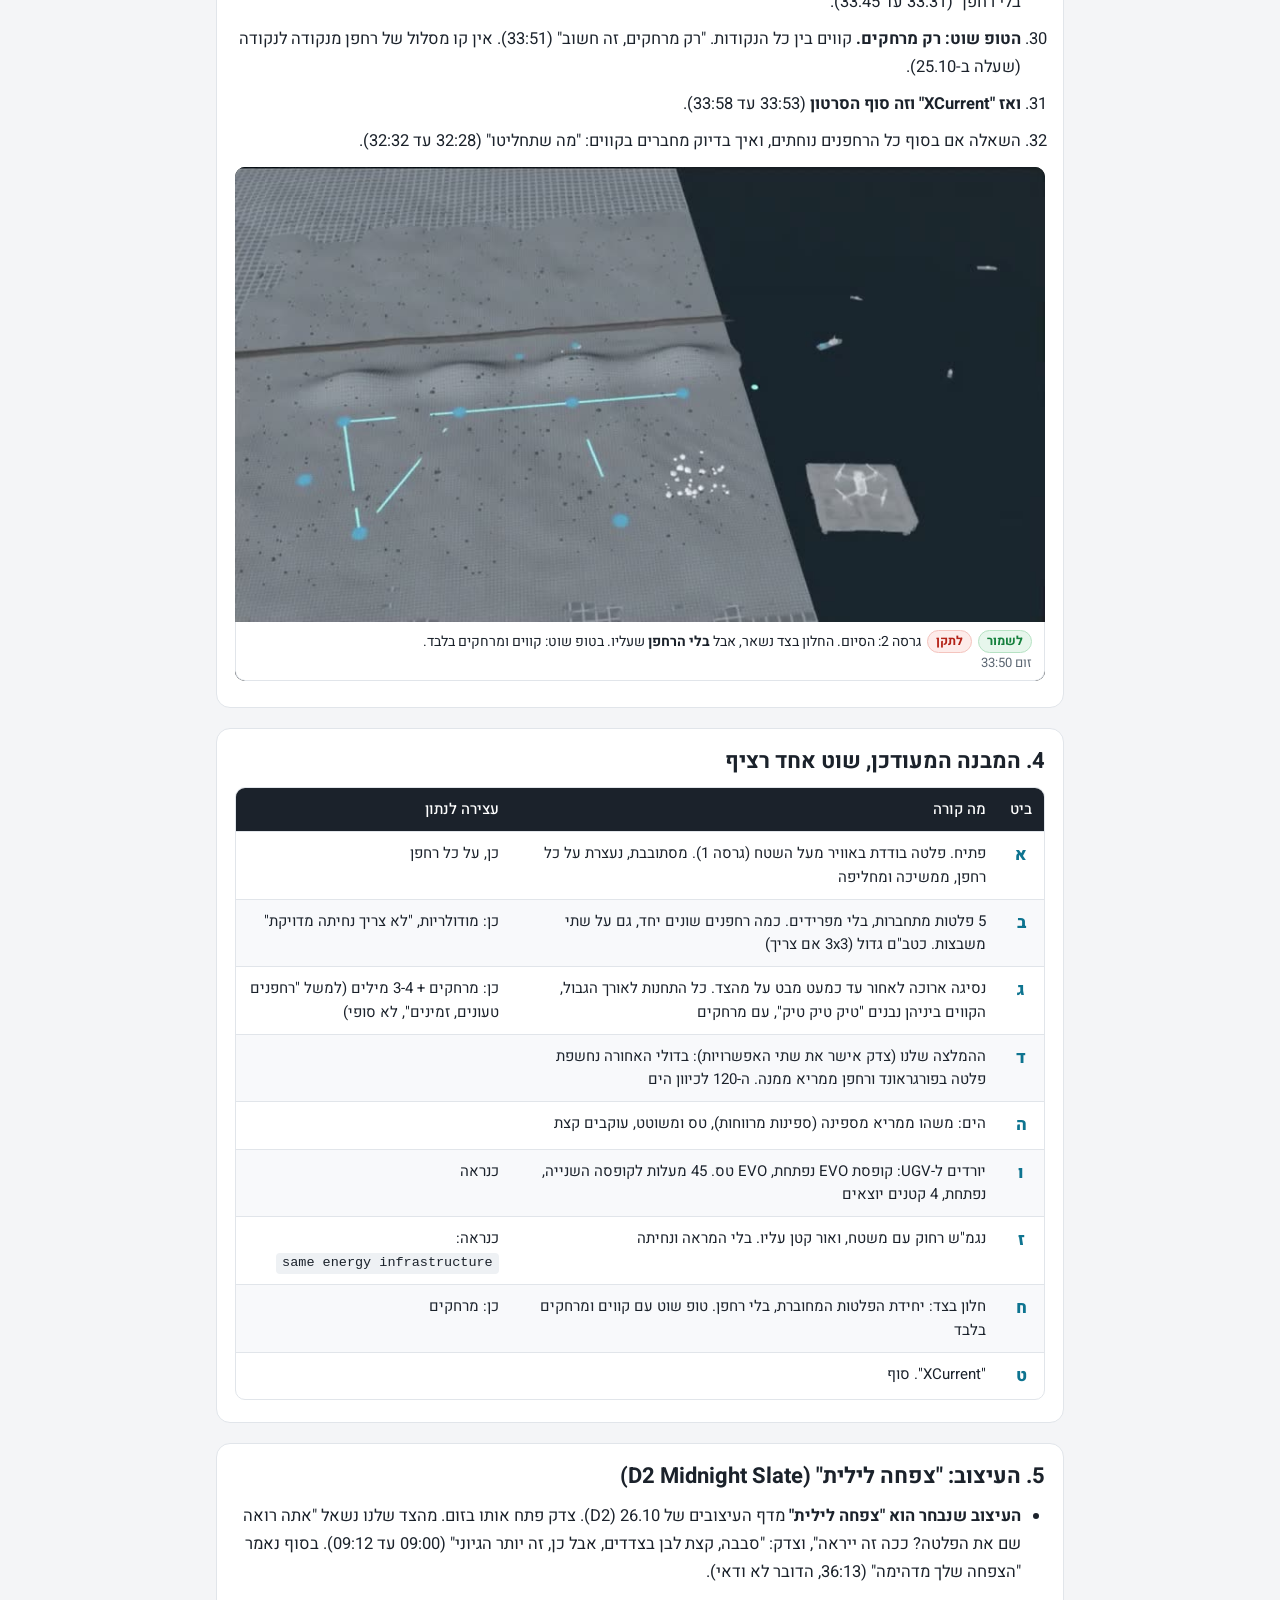
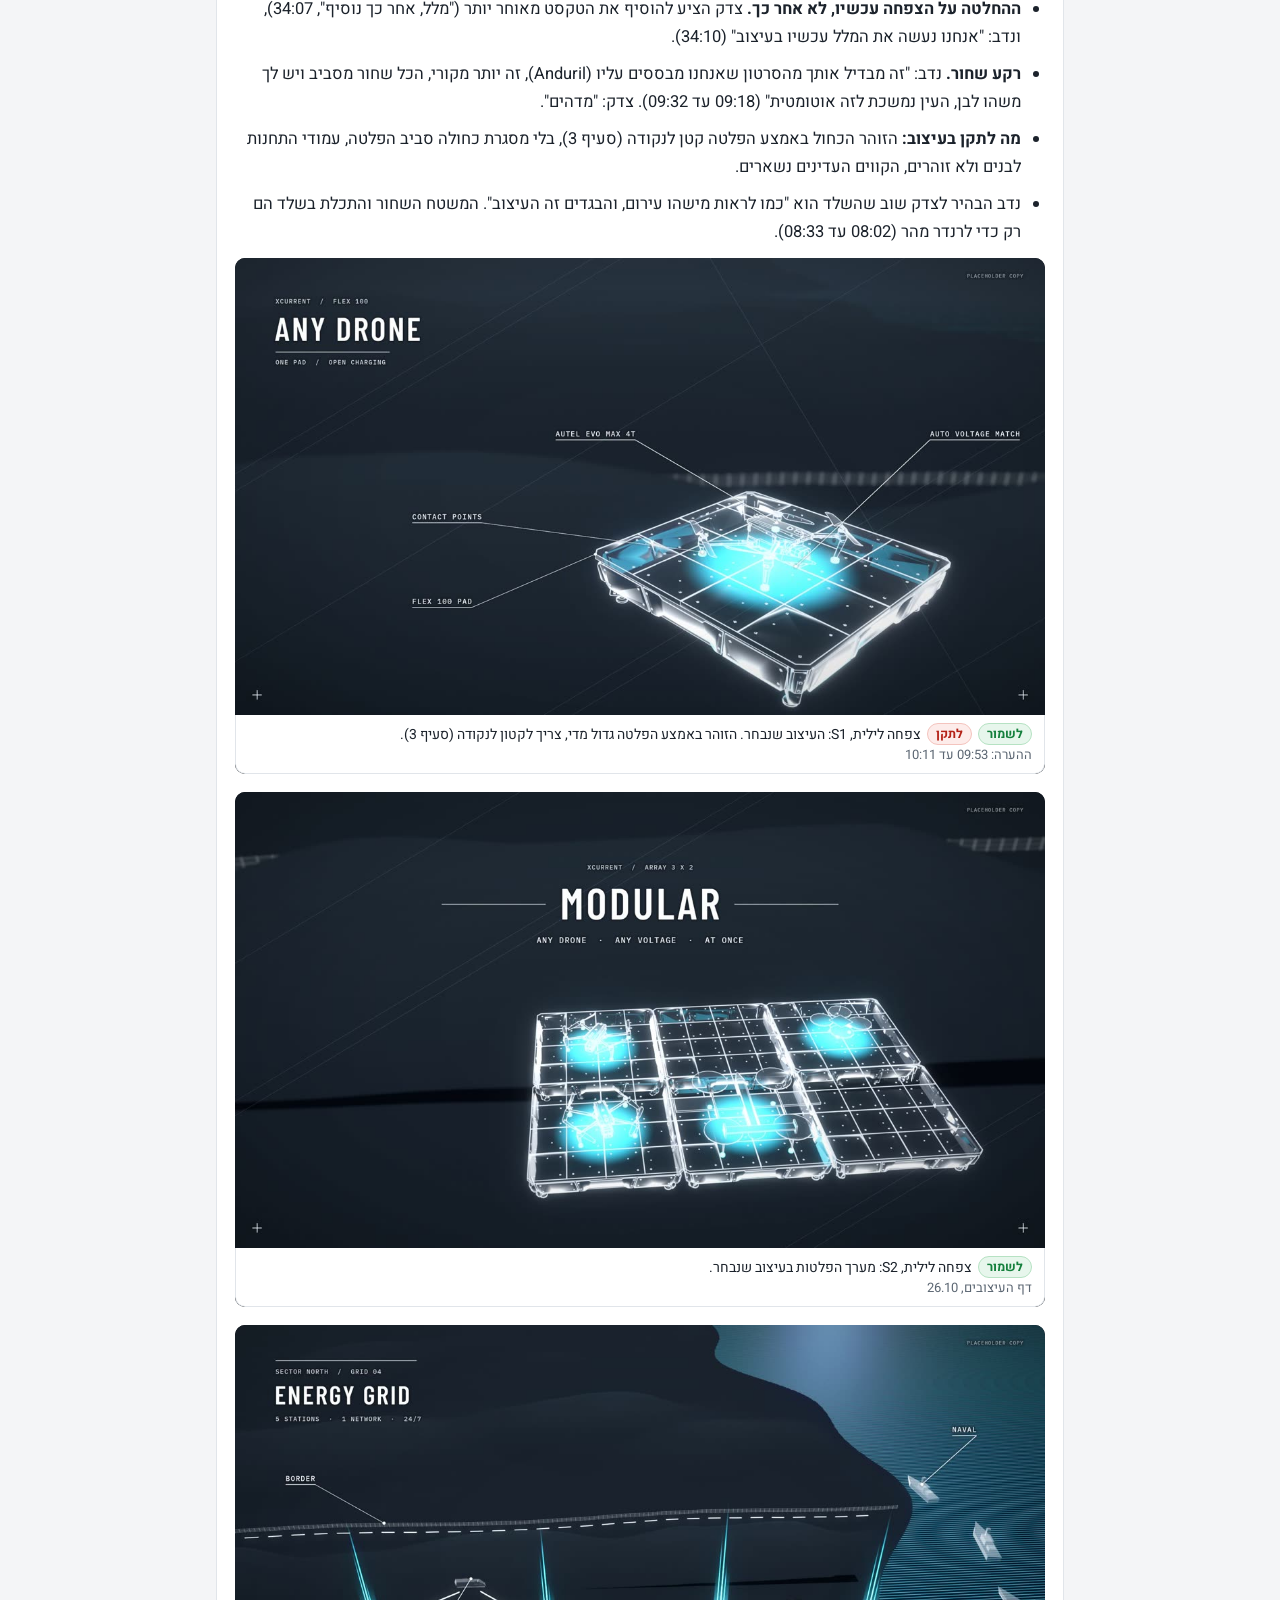
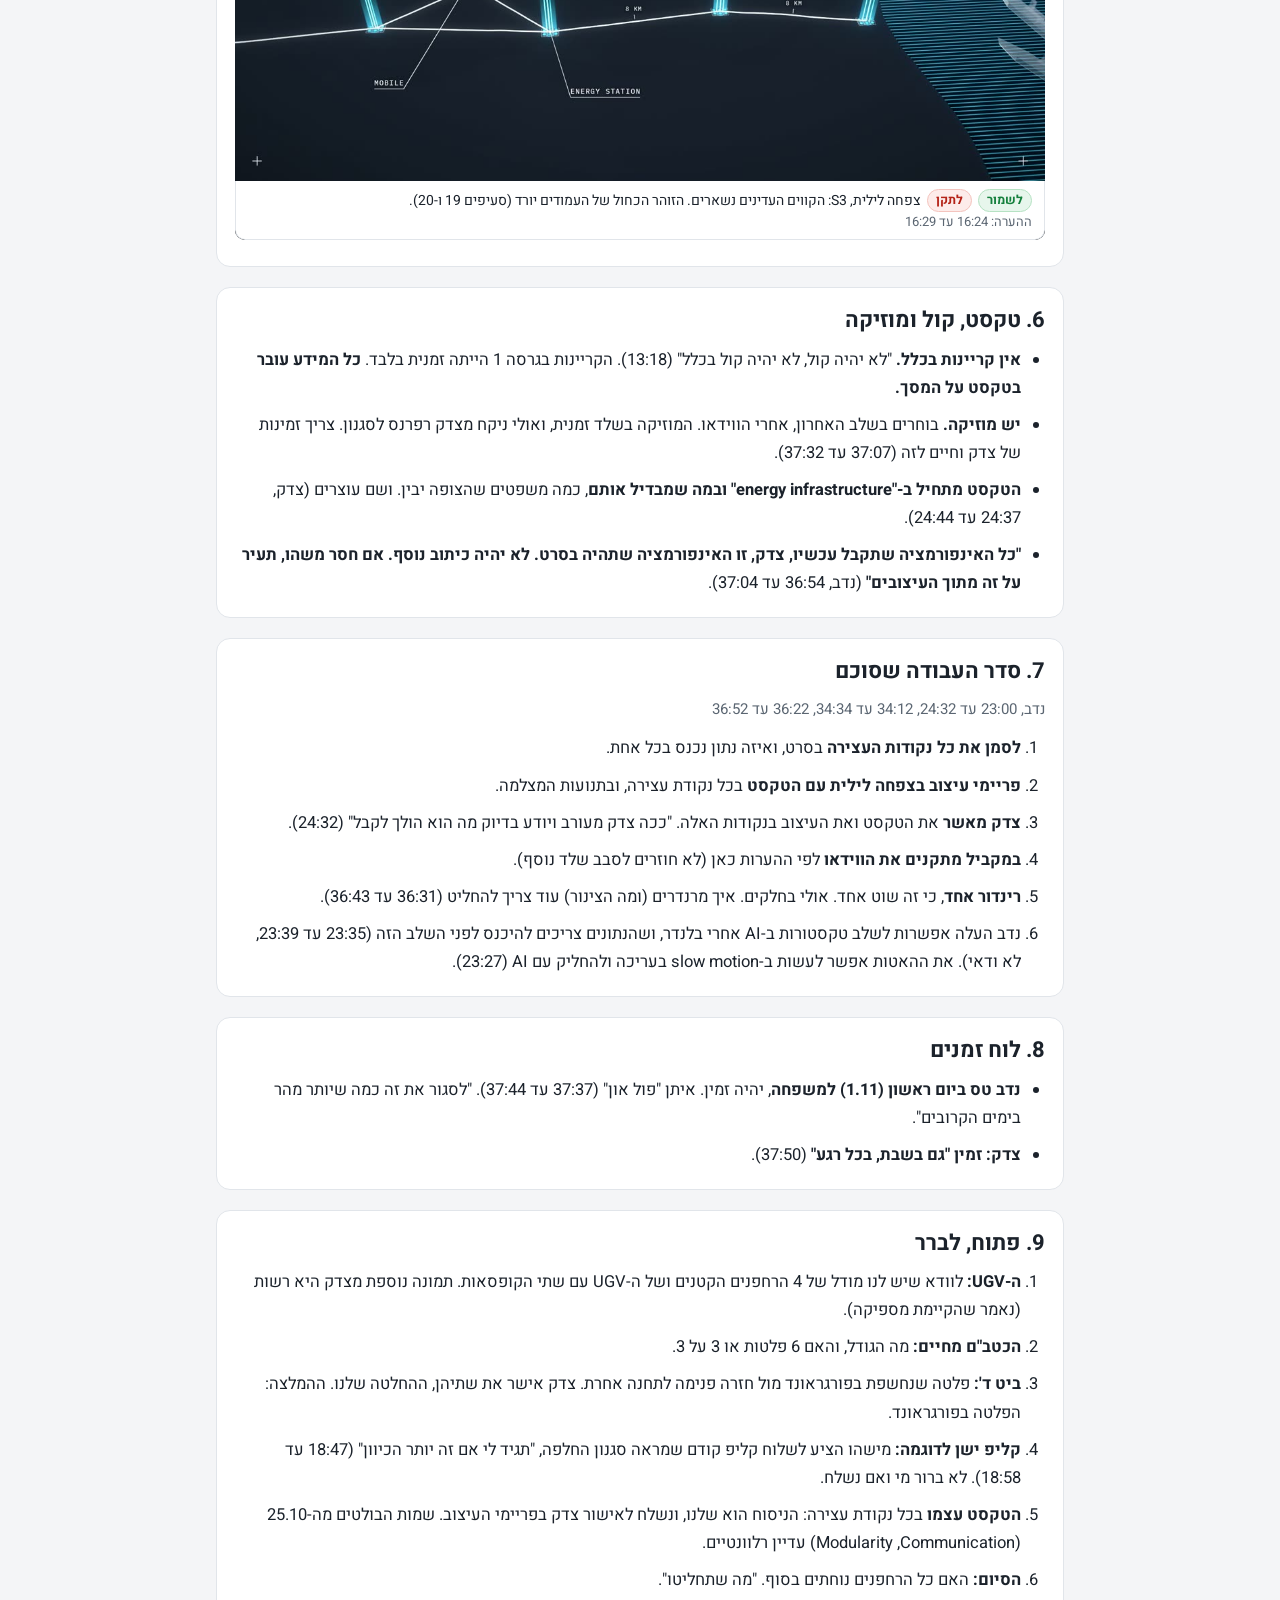
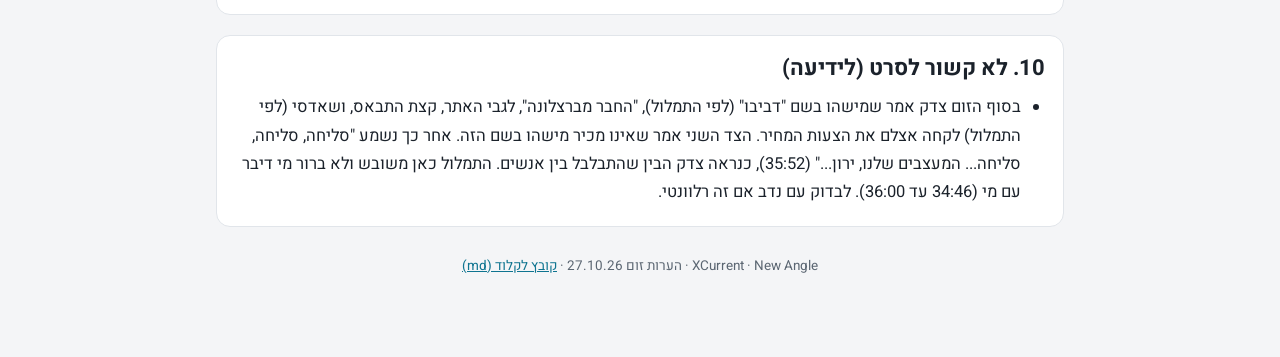
<file: tzedek-27-10/index.html>
<!doctype html>
<html lang="he" dir="rtl">
<head>
<meta charset="utf-8">
<meta name="viewport" content="width=device-width,initial-scale=1">
<meta name="robots" content="noindex">
<title>XCurrent גבול: הערות צדק 27.10</title>
<link rel="preconnect" href="https://fonts.googleapis.com">
<link rel="preconnect" href="https://fonts.gstatic.com" crossorigin>
<link href="https://fonts.googleapis.com/css2?family=Heebo:wght@400;500;700;800&display=swap" rel="stylesheet">
<style>
:root{
  --bg:#f4f5f7;--card:#ffffff;--ink:#1b222b;--mut:#5b6672;--line:#e1e5ea;
  --accent:#0e7490;--accent-soft:#e6f4f7;--hl:#fff6d6;--hl-line:#f0d27a;
  --keep:#15803d;--keep-bg:#e7f6ec;--fix:#b42318;--fix-bg:#fdecea;--ref:#475467;--ref-bg:#eef1f4;
}
*{box-sizing:border-box}
html{scroll-behavior:smooth;scroll-padding-top:64px}
body{margin:0;background:var(--bg);color:var(--ink);font:16.5px/1.7 "Heebo",system-ui,-apple-system,"Segoe UI",Arial,sans-serif;-webkit-text-size-adjust:100%}
main{max-width:880px;margin:0 auto;padding:20px 16px 80px}
a{color:var(--accent)}
bdi,.ltr{unicode-bidi:isolate}
code{direction:ltr;unicode-bidi:isolate;display:inline-block;font:0.9em/1.4 ui-monospace,Menlo,Consolas,monospace;background:var(--ref-bg);padding:1px 6px;border-radius:4px}

/* header */
.top{display:flex;flex-wrap:wrap;align-items:center;justify-content:space-between;gap:10px;margin:6px 0 4px}
.kicker{color:var(--mut);font-size:14px;margin:0}
.mdbtn{display:inline-flex;align-items:center;gap:6px;text-decoration:none;background:var(--ink);color:#fff;font-size:14px;font-weight:500;padding:7px 14px;border-radius:999px;white-space:nowrap}
.mdbtn:hover{background:#000}
h1{font-size:clamp(24px,5.5vw,34px);line-height:1.25;font-weight:800;margin:8px 0 6px}
.meta{color:var(--mut);margin:0 0 18px;font-size:15px}

/* sticky toc */
nav.toc{position:sticky;top:0;z-index:20;background:rgba(244,245,247,.94);backdrop-filter:saturate(1.4) blur(6px);-webkit-backdrop-filter:saturate(1.4) blur(6px);border-bottom:1px solid var(--line);margin:0 -16px 18px;padding:8px 16px}
nav.toc ol{list-style:none;margin:0;padding:0;display:flex;gap:6px;overflow-x:auto;scrollbar-width:none;-webkit-overflow-scrolling:touch}
nav.toc ol::-webkit-scrollbar{display:none}
nav.toc a{display:block;white-space:nowrap;text-decoration:none;color:var(--ink);font-size:13.5px;padding:4px 11px;border:1px solid var(--line);border-radius:999px;background:#fff}
nav.toc a:hover{border-color:var(--accent);color:var(--accent)}

/* boxes */
.summary{background:var(--hl);border:1px solid var(--hl-line);border-right:6px solid #e0a800;border-radius:12px;padding:16px 18px;margin:0 0 18px}
.summary h2{margin:0 0 6px;font-size:19px}
.summary p{margin:0;font-size:17.5px;line-height:1.75}
.howto{background:var(--accent-soft);border:1px solid #b9e0e8;border-radius:12px;padding:16px 18px;margin:0 0 22px}
.howto h2{margin:0 0 8px;font-size:19px}
.howto ul{margin:0;padding-inline-start:20px}
.howto li{margin:0 0 6px}
.changed{background:#fff;border:2px solid var(--accent);border-radius:10px;padding:12px 14px;margin:12px 0}
.changed h3{margin:0 0 6px;font-size:16.5px;color:var(--accent)}
.changed ol{margin:0;padding-inline-start:22px}
.changed li{margin:0 0 5px}

section.card{background:var(--card);border:1px solid var(--line);border-radius:14px;padding:18px 18px 8px;margin:0 0 20px}
section.card>h2{font-size:22px;font-weight:700;margin:0 0 10px;line-height:1.35}
h3{font-size:18px;margin:20px 0 6px;line-height:1.4}
section.card>h3:first-of-type{margin-top:6px}
p{margin:0 0 12px}
ul,ol{margin:0 0 12px;padding-inline-start:24px}
li{margin:0 0 9px}
li ul{margin-top:6px}
.note{color:var(--mut);font-size:15px}
.sub{font-weight:700;margin:14px 0 6px}

/* figures */
figure{margin:12px 0 18px;background:#0f1419;border-radius:10px;overflow:hidden}
figure img{display:block;width:100%;height:auto}
figcaption{background:#fff;border:1px solid var(--line);border-top:0;border-radius:0 0 10px 10px;padding:8px 12px;font-size:14px;line-height:1.5;color:var(--ink)}
figcaption .when{color:var(--mut);font-size:13px;display:block}
.pair{display:grid;grid-template-columns:1fr 1fr;gap:12px;margin:12px 0 18px}
.pair figure{margin:0}
@media (max-width:640px){.pair{grid-template-columns:1fr}}
.tag{display:inline-block;font-size:12.5px;font-weight:700;line-height:1;padding:4px 8px;border-radius:999px;margin-inline-end:6px;vertical-align:1px}
.keep{color:var(--keep);background:var(--keep-bg);border:1px solid #b6e2c3}
.fix{color:var(--fix);background:var(--fix-bg);border:1px solid #f4c4be}
.ref{color:var(--ref);background:var(--ref-bg);border:1px solid #d6dbe1}

/* beat table */
.tablewrap{overflow-x:auto;-webkit-overflow-scrolling:touch;border:1px solid var(--line);border-radius:10px;margin:6px 0 14px}
table{border-collapse:collapse;width:100%;min-width:620px;font-size:15px;line-height:1.55}
th,td{text-align:right;vertical-align:top;padding:10px 12px;border-bottom:1px solid var(--line)}
th{background:#1b222b;color:#fff;font-weight:500;position:sticky;top:0}
tr:last-child td{border-bottom:0}
tbody tr:nth-child(even) td{background:#f8f9fb}
td.beat{font-weight:800;font-size:17px;width:46px;text-align:center;color:var(--accent)}
td.stop{width:34%}
.scrollhint{display:none;color:var(--mut);font-size:13px;margin:0 0 4px}
@media (max-width:700px){.scrollhint{display:block}}

footer{color:var(--mut);font-size:13.5px;text-align:center;margin-top:28px}
</style>
</head>
<body>
<main>

<div class="top">
  <p class="kicker">New Angle · <bdi>XCurrent</bdi> · סרטון הגבול</p>
  <span style="display:inline-flex;flex-wrap:wrap;gap:8px">
    <a class="mdbtn" href="full-brief-for-claude.md">בריף מלא לקלוד (הכל בקובץ אחד)</a>
    <a class="mdbtn" href="notes-for-claude.md" style="background:transparent;color:var(--ink);border:1px solid var(--ink)">קובץ לקלוד (md)</a>
  </span>
</div>
<h1><bdi>XCurrent</bdi>, סרטון הגבול: הערות צדק על שתי גרסאות השלד</h1>
<p class="meta">זום 27.10.26 · <strong>משתתפים:</strong> צדק, נדב, איתן · 38 דקות. צדק פתח: "אפשר להשתמש בשני הסרטונים האלה, שניהם, רק צריך לדייק אותם" (06:15).</p>

<nav class="toc" aria-label="תוכן העניינים">
  <ol>
    <li><a href="#howto">איך לקרוא</a></li>
    <li><a href="#s0">בשורה אחת</a></li>
    <li><a href="#s1">1. מה ראינו</a></li>
    <li><a href="#s2">2. מה לוקחים</a></li>
    <li><a href="#s3">3. ההחלטות</a></li>
    <li><a href="#s4">4. המבנה</a></li>
    <li><a href="#s5">5. העיצוב</a></li>
    <li><a href="#s6">6. טקסט וקול</a></li>
    <li><a href="#s7">7. סדר העבודה</a></li>
    <li><a href="#s8">8. לו"ז</a></li>
    <li><a href="#s9">9. פתוח</a></li>
    <li><a href="#s10">10. לא קשור</a></li>
  </ol>
</nav>

<div class="summary" id="s0">
  <h2>בשורה אחת</h2>
  <p>בונים על <strong>גרסה 1</strong>: פלטה בודדת שמסתובבת, <strong>עוצרת על כל רחפן לנתונים</strong>, ממשיכה ומחליפה רחפן. מגרסה 2 לוקחים <strong>את הגדר, הים והמרחקים</strong> (הכל רחוק יותר ופחות צפוף). העולם בעיצוב <strong>"צפחה לילית"</strong>. אין קריינות בכלל, רק טקסט על המסך ומוזיקה, ולכן כל נקודת עצירה היא מקום לנתון. <strong>ה-<bdi>UGV</bdi> מקבל רגע משלו</strong> לפני הנגמ"ש, והסיום הוא מבט על עם קווים ומרחקים, ואז הלוגו.</p>
</div>

<div class="howto" id="howto">
  <h2>איך לקרוא</h2>
  <ul>
    <li>זה עדכון לקובץ <bdi dir="rtl">"XCurrent-גבול-הערות-צדק-לנדב-25.10.26"</bdi> שכבר אצלך. <strong>כל מה שכתוב כאן גובר עליו.</strong> מה שלא מוזכר כאן נשאר בתוקף (בלי אויב, בלי פריצה, בלי כלב, בלי טבעות ומשושים סביב הפלטה, שום מודל של רפאל, הפלטות מאחורי ההרים).</li>
    <li>בזום הוצגו שתי גרסאות שלד, <strong>שתיהן של נדב</strong>: <strong>גרסה 1</strong> (נשלחה בוואטסאפ 26.10 ב-22:28, באורך 1:19) ו<strong>גרסה 2</strong> (נשלחה 27.10 ב-01:47, באורך 1:07). <strong>הבסיס הוא גרסה 1.</strong> מגרסה 2 לוקחים רק את מה שמסומן בסעיף 2.</li>
    <li><strong>הצעד הבא:</strong> פריימי עיצוב עם טקסט בכל נקודת עצירה (סעיף 7), לאישור צדק. <strong>במקביל</strong> מתקנים את השלד לפי ההערות כאן ("נתקן את הווידאו תוך כדי", 36:26). <strong>רק הרינדור הסופי מחכה לאישור של צדק.</strong></li>
  </ul>
  <div class="changed">
    <h3>מה השתנה מאז 25.10 (כדי לא לבנות לפי הישן)</h3>
    <ol>
      <li>העמודים של התחנות לבנים ולא זוהרים, ואין "חתימת אור" שזוהרת בכל מקום בטופ שוט.</li>
      <li>ה-<bdi>EVO</bdi> יוצא מקופסה ב-<bdi>UGV</bdi>, ולא ממריא מהמדרון האחורי.</li>
      <li>בפועל ירד הרעיון של רחפן שנוחת על הנגמ"ש בנסיעה. הנגמ"ש רק מופיע, רחוק, עם משטח ואור קטן.</li>
      <li>הסיום הוכרע: חלון בצד, טופ שוט עם מרחקים בלבד, ואז <bdi>XCurrent</bdi>. אין קו מסלול של רחפן.</li>
      <li>ה-<bdi>UGV</bdi> עלה בחשיבות מעל הנגמ"ש.</li>
      <li>נדב טס ביום ראשון 1.11, לא ב-30.10.</li>
    </ol>
  </div>
  <ul>
    <li class="note">הזמנים בסוגריים הם דקות בהקלטת הזום (27.10.26, 14:30). התמלול אוטומטי וייחוס הדוברים לפי הקשר. מה שלא ודאי מסומן "(לא ודאי)".</li>
    <li class="note">התגיות ליד התמונות: <span class="tag keep">לשמור</span> <span class="tag fix">לתקן</span> <span class="tag fix">לצאת</span> <span class="tag ref">רפרנס</span>. פריימים של גרסה 2 מסומנים בזמן שלהם בהקלטת הזום. פריימים של גרסה 1 מסומנים בזמן ההערה שהם ממחישים.</li>
  </ul>
</div>

<section class="card" id="s1">
  <h2>1. מה ראינו (לזיהוי)</h2>
  <ul>
    <li><strong>גרסה 1 (הבסיס):</strong> פתיח <bdi>XCURRENT</bdi>. פלטה שחורה עם מסגרת תכלת על רשת, רחפן עליה ופסים אפורים במקום טקסט. סיבוב, החלפת רחפן, 6 פלטות מתחברות עם רחפנים עליהן. נסיגה החוצה, גדר והרים, ספינה וכטב"ם שממריא, נגמ"ש, מבט על עם עמודים (תחנות) מאחורי ההרים, ומפה עם קו מחבר. לוגו בסוף.</li>
    <li><strong>גרסה 2:</strong> פתיח <bdi>XCURRENT</bdi>. שטח עם אבנים, גדר חומה וים כהה. פלטה על השטח, רחפנים שעפים אליה ממנה ובחזרה ("רחפנים באוויר"). 6 פלטות עם נגמ"ש לידן. ספינה, גדר גבוהה בטקסטורה, נגמ"ש ו-<bdi>UGV</bdi> על כביש רשת ליד הגדר. מבט על עם קווים כחולים, וחלון קטן בצד שמראה את יחידת 6 הפלטות. לוגו.</li>
  </ul>
</section>

<section class="card" id="s2">
  <h2>2. מה לוקחים מכל גרסה</h2>
  <p class="sub">מגרסה 1 (הבסיס, "רוב מה שיש פה זה מהגרסה הראשונה", 26:18):</p>
  <ul>
    <li><strong>הסיבוב של הפלטה.</strong> "אני אוהב את הסיבוב הזה יותר מהסיבוב שם" (11:10). על גרסה 2: "בסרטון הקודם עשית סיבוב, עצירה, זה נראה לי יותר <bdi>make sense</bdi>... כאן זה בא, הולך, עושה לי דברים בראש" (18:59 עד 19:11).</li>
    <li>המבנה הכללי של הסרט.</li>
  </ul>

  <p class="sub">מגרסה 2 לוקחים (26:09 עד 26:17, 19:22 עד 19:24):</p>
  <ul>
    <li><strong>הטקסטורות של הגדר.</strong> "נראה שהחלפתם את הגדר, באמת כמו גדר של ארצות הברית" (19:12), ו"הגדר פה נהדרת" (19:23).</li>
    <li><strong>הים.</strong> "הים פה נהדר".</li>
    <li><strong>המרחבים:</strong> הכל רחוק יותר. נדב: "בסרטון שבא אחר כך תראה שלקחתי את זה יותר רחוק" (15:01).</li>
    <li><strong>החלון בצד לפני הטופ שוט</strong> (יחידת הפלטות המחוברות), בלי רחפן עליה (33:31 עד 33:52). ראו סעיף 4, ביט ח'.</li>
  </ul>
  <div class="pair">
    <figure>
      <img src="images/v2-fence.jpg" alt="גרסה 2: גדר גבוהה בטקסטורה, נגמ&quot;ש ורכבים מעליה" loading="lazy" width="864" height="446">
      <figcaption><span class="tag keep">לשמור</span>גרסה 2: הגדר הגבוהה בטקסטורה.<span class="when">זום 25:50</span></figcaption>
    </figure>
    <figure>
      <img src="images/v2-sea.jpg" alt="גרסה 2: הים הכהה והספינות במרווחים, מבט מלמעלה" loading="lazy" width="864" height="446">
      <figcaption><span class="tag keep">לשמור</span>גרסה 2: הים, והמרחבים בין הספינות.<span class="when">זום 26:00</span></figcaption>
    </figure>
  </div>

  <p class="sub">מגרסה 2 לא לוקחים:</p>
  <ul>
    <li><strong>הרחפנים שעפים אל המצלמה, עולים וחוזרים.</strong> "כאן יש מלא רחפנים באוויר... כל הסיבוב הזה שהוא בא אליי, עולה, חוזר, בוא נתעלה מזה, אנחנו הולכים לקודם: מסתובב, עוצר, מסתובב, עוצר" (17:22 עד 17:33). נדב הסביר שהוסיף תנועה כי חשש שהחלק הזה סטטי ומשעמם (הריבולבר של <bdi>Anduril</bdi>), והציע: נשאר בסגנון של גרסה 1, ואם צריך מוסיפים תנועת מצלמה (18:15 עד 18:20). צדק נשאר עם גרסה 1.</li>
  </ul>
  <figure>
    <img src="images/v2-drones-air.jpg" alt="גרסה 2: פלטה על השטח עם רחפן, ופסי טקסט זמניים" loading="lazy" width="864" height="486">
    <figcaption><span class="tag fix">לצאת</span>גרסה 2: הפלטה על השטח עם הרחפנים שעפים אליה וממנה. חוזרים לסיבוב ועצירה של גרסה 1.<span class="when">זום 19:38</span></figcaption>
  </figure>
</section>

<section class="card" id="s3">
  <h2>3. ההחלטות, לפי סדר הסרט</h2>

  <h3 id="s3a">א'. הפלטה הבודדת והסיבוב</h3>
  <ol start="1">
    <li><strong>הסיבוב נעצר על כל רחפן.</strong> ההצעה של נדב (11:18 עד 11:50), וצדק: "מדהים, מדהים, מדהים". ניתן להוסיף לזה תנועת מצלמה עדינה, אם החלק הזה ירגיש סטטי (18:15). הרצף: הפלטה מסתובבת, רחפן מופיע, <strong>הפלטה נעצרת</strong>, נכנסים הנתונים, הנתונים נעלמים, הסיבוב ממשיך ומחליף רחפן. הנימוק של צדק: "אני לא מזהה שיש שם החלפה, וכשאתה עוצר אתה נותן קשב לצופה" (11:36 עד 11:45).</li>
    <li><strong>המסגרת הכחולה סביב הפלטה יוצאת.</strong> "הריבוע מסביב, הכחול הזה, אני לא מתחבר אליו" (09:38).</li>
    <li><strong>הכחול באמצע הפלטה קטן הרבה יותר.</strong> "הוא טיפה משתלט לנו על המשטח. זה צריך להיות נקודה קטנה כזאת" (09:53 עד 10:11). כלומר <strong>אינדיקציית טעינה קטנה, לא משטח זוהר.</strong> צדק אמר שזה נכון גם בעיצוב הצפחה (09:57). (הערה שלנו: בפריים <a href="#fig-s1">S1 של הצפחה</a> הזוהר באמצע גדול מדי, אז שם מתקנים.)</li>
    <li><strong>הריבועים הכחולים ברקע</strong> (הפלטות הפזורות מסביב בגרסה 1): צדק "פחות" אוהב אותם (10:22 עד 10:30). מיד אחר כך נאמר "הם לא היו קיימים בכלל... ראיתי (כנראה: הורדתי) אותם מהסרטון האחרון" (10:35), כלומר כנראה כבר ירדו בגרסה 2. <strong>להוריד.</strong></li>
    <li><strong>מודלים אמיתיים, לא פרוקסי.</strong> על הרחפן הזמני: "נראה איזה יצור... יש לכם מודלים טובים" (10:43 עד 10:48).</li>
  </ol>
  <figure>
    <img src="images/v1-pad.jpg" alt="גרסה 1: פלטה שחורה עם מסגרת תכלת, ריבוע כחול גדול באמצע, רחפן זמני, פסים אפורים וריבועים כחולים ברקע" loading="lazy" width="972" height="524">
    <figcaption><span class="tag fix">לתקן</span>גרסה 1: הפלטה הבודדת. המסגרת התכלת יוצאת, הכחול באמצע הופך לנקודה קטנה, הריבועים הכחולים ברקע יורדים, והרחפן הזמני מוחלף במודל אמיתי.<span class="when">ההערות: 09:38 עד 10:48</span></figcaption>
  </figure>

  <h3 id="s3b">ב'. 6 הפלטות</h3>
  <ol start="6">
    <li><strong>בלי מפרידים בין הפלטות.</strong> "כל הקטע שלנו ב-<bdi>XCurrent</bdi>: לא צריך נחיתה מדויקת. אתה יכול לנחות על שתי משבצות ביחד... ברגע שמתחברים הם הופכים להיות אחד. בגלל זה גם לא צריך ביניהם מפרידים" (12:42 עד 13:00).</li>
    <li><strong>הרחפנים לא חייבים לשבת אחד בכל ריבוע.</strong> אפשר לפזר אותם על הפלטות, גם על שתי משבצות. לחזק את זה בכיתוב (13:01 עד 13:12).</li>
    <li><strong>אם הכטב"ם (ה-<bdi>VTOL</bdi>) שחיים מביא יוצא גדול מדי על 6, מגדילים ל-3 על 3</strong> (9 פלטות) (12:20 עד 12:29). מותר להגדיל את המשטחים (12:37).</li>
    <li>הסימונים בצבע על הפלטות כרגע הם רק סימון. הכל לפי העיצוב (11:56 עד 12:03).</li>
  </ol>
  <figure>
    <img src="images/v1-six-pads.jpg" alt="גרסה 1: שש פלטות מחוברות עם מפרידי תכלת ביניהן, רחפן אחד בכל ריבוע וכטב&quot;ם גדול" loading="lazy" width="972" height="524">
    <figcaption><span class="tag fix">לתקן</span>גרסה 1: 6 הפלטות. המפרידים בין הפלטות יוצאים, והרחפנים לא חייבים לשבת אחד בכל ריבוע.<span class="when">ההערות: 12:20 עד 13:12</span></figcaption>
  </figure>

  <h3 id="s3c">ג'. הנסיגה ממערך הפלטות (מבנה חדש, צדק)</h3>
  <ol start="10">
    <li><strong>במקום טילט אפ מהפלטה: נסיגה אחורה שמראה את כל התחנות לאורך הגבול, ורק אז המראה.</strong> "למה לא עכשיו אנחנו מראים את כל התחנות פרוסות... ואז ממריאים?" (19:50 עד 20:06). "סופר לונג שוט, חוזרים אחורה, כמעט מבט על מהצד" (20:59).</li>
    <li><strong>בנסיגה בונים את הקווים בין התחנות, "טיק טיק טיק".</strong> "באנדוריל הם מותחים לנו קווים ומראים לנו מה קורה שם... לבנות את הקו הזה שנמתח בין כולם, ואז להמריא" (21:20 עד 21:35).</li>
    <li><strong>עצירה עם נתונים.</strong> "העיקרון המרכזי זה שעוצרים ונותנים נתונים" (21:56 עד 22:01). בנקודה הזאת: מרחקים, ו-3 עד 4 מילים או חצי משפט (22:24 עד 22:51). צדק נתן <strong>דוגמאות בלבד, לא נוסח סופי</strong>: "רחפנים טעונים, רחפנים זמינים", "<bdi>different system</bdi>". "לא יודע, אני אחשוב... זה לא חייב עכשיו" (22:43).</li>
    <li><strong>איך חוזרים מהנסיגה להמראה (שתי אפשרויות, שתיהן אושרו, ההחלטה שלנו):</strong>
      <ul>
        <li><strong>אפשרות א' (כנראה של איתן, לפי ההקשר):</strong> בדולי האחורה נחשפת בפורגראונד עוד פלטה, והרחפן ממריא ממנה, כך שלא צריך לחזור פנימה (24:52 עד 25:12).</li>
        <li><strong>אפשרות ב':</strong> חוזרים פנימה לתחנה אחרת שממנה ממריא רחפן אחר (21:36, הדובר לא ודאי), או לרחפן שיוצא, עוקבים אחריו ועושים את ה-120 לכיוון הים (22:08 עד 22:15).</li>
        <li>צדק על אפשרות א': "מדהים, <strong>גם</strong> עובד מבחינתי. <strong>אבל הקווים חייבים להיות ביניהם</strong>" (25:13 עד 25:16). כלומר שתיהן בסדר מבחינתו, בתנאי שהקווים בין התחנות נבנים.</li>
        <li><strong>ההמלצה שלנו: אפשרות א'</strong>, כי היא שומרת על שוט אחד בלי חזרה פנימה.</li>
      </ul>
    </li>
  </ol>

  <h3 id="s3d">ד'. המרחקים והעולם</h3>
  <ol start="14">
    <li><strong>הכל רחוק יותר.</strong> "המשטחים מאוד מאוד קרובים בעין... גם אם זה באמת שמונה קילומטר, לבן אדם זה נראה ממש קרוב" (13:27 עד 13:47). "אנחנו מדברים על תשתית, משהו רחב וגדול, לא צמוד" (26:21 עד 26:26).</li>
    <li><strong>הפתרון למרחק: קו לבן בין המשטחים עם כיתוב קילומטרים</strong> (או מייל), אולי עם חץ (13:48 עד 14:03, הדובר לא ודאי). נדב: בבלנדר 8 ק"מ אמיתיים הופכים את הפלטה לנמלה, אז מזייפים את המרחק בתמונה ומעבירים אותו כנתון (14:10 עד 14:27).</li>
  </ol>
  <figure>
    <img src="images/v1-hills-close.jpg" alt="גרסה 1: גבעה עגולה ומאחוריה גדר, הפלטה צמודה בתחתית הפריים" loading="lazy" width="972" height="524">
    <figcaption><span class="tag fix">לתקן</span>גרסה 1: הפלטה, ההרים והגדר צמודים מדי. ההרים כאן רק גלים, ובעיצוב הם מעוצבים יותר (סעיף 18).<span class="when">ההערות: 13:27 עד 14:35</span></figcaption>
  </figure>
  <ol start="16">
    <li><strong>הרכבים (שליד הגדר) רחוקים מהמשטחים.</strong> "הרכבים יכולים להיות בכלל רחוקים מהמשטחים על הגדר... אני לא רוצה שהכל יהיה צפוף" (26:27 עד 26:36). גם "להרחיק את היחידות האחוריות מהשביל" (15:07).</li>
    <li><strong>הספינות רחוקות זו מזו.</strong> "יש לי ארבע, חמש סירות... הן ממש צמודות, כמעט נוגעות" (16:59 עד 17:10). וגם הספינות רחוקות יותר, כנראה (14:57, ו-25:30 בזמן שגרסה 2 הייתה על הים: "יותר רחוקות... כן כן כן").</li>
    <li><strong>ההרים מעוצבים יותר</strong>, לא רק גלים (14:28). לפי העיצוב (14:35).</li>
  </ol>
  <figure>
    <img src="images/v1-apc.jpg" alt="גרסה 1: נגמ&quot;ש לבן ליד הגדר, מתחת להרים הגליים, ומשטחים כחולים מאחורי ההרים" loading="lazy" width="972" height="524">
    <figcaption><span class="tag fix">לתקן</span>גרסה 1: הנגמ"ש ליד הגדר וההרים. הרכבים מתרחקים מהמשטחים כדי שלא יהיה צפוף, וההרים מקבלים עיצוב.<span class="when">ההערות: 14:28, 15:07, 26:27</span></figcaption>
  </figure>
  <ol start="19">
    <li><strong>העמודים של התחנות: לבנים, לא זוהרים.</strong> "עדיף שהם יהיו לבנים ולא זוהרים כאלה" (15:32). נדב: אפשר גם שלא יראו אותם בכלל (15:28).</li>
    <li><strong>סגנון הקווים:</strong> קווים עדינים, נקיים, שמחברים הכל, כמו ב-<bdi>Anduril</bdi> (15:46 עד 15:54). על פריים העולם בעיצוב הצפחה (<a href="#fig-s3">S3</a>, הקווים שעולים לשמיים): "אני אוהב את הקווים האלה" אבל "לא אוהב את האורות האלה" (16:24 עד 16:29, לא ודאי מי אמר). כלומר הקווים נשארים, הזוהר הכחול של העמודים יורד, בהתאם לסעיף 19.</li>
  </ol>
  <figure>
    <img src="images/v1-pillars.jpg" alt="גרסה 1: עמודי תכלת זוהרים שעולים מהמשטחים לאורך הגדר" loading="lazy" width="972" height="524">
    <figcaption><span class="tag fix">לתקן</span>גרסה 1: עמודי התחנות בתכלת זוהר. העמודים הופכים ללבנים ולא זוהרים, או שלא רואים אותם בכלל.<span class="when">ההערות: 15:28 עד 15:32</span></figcaption>
  </figure>
  <ol start="21">
    <li><strong>הנגמ"ש בגרסה 2</strong> הוא פרוקסי לנוחות העין. בעיצוב האמיתי משתמשים במודל האמיתי (25:50 עד 26:06).</li>
    <li>נדב הסביר את סוף גרסה 2: אנחנו בצד שלנו ומסתכלים מהשטח שלנו, לא מצד האויב, ולכן לא רואים את הפלטות שמאחורי ההרים. העמודים = הפלטות = תחנות הדלק (26:37 עד 27:33).</li>
  </ol>

  <h3 id="s3e">ה'. התרחישים: הים, ה-<bdi>UGV</bdi>, הנגמ"ש (סדר חדש)</h3>
  <ol start="23">
    <li><strong>הים:</strong> רואים משהו ממריא מהספינה. "אנחנו לא יודעים לאן הוא טס... הוא באוויר, משוטט לו". עוקבים אחריו קצת, ואז יורדים ל-<bdi>UGV</bdi> (28:51 עד 29:08).</li>
  </ol>
  <figure>
    <img src="images/v1-sea.jpg" alt="גרסה 1: ספינה על ים כהה ליד קו החוף, מבט מלמעלה" loading="lazy" width="972" height="524">
    <figcaption><span class="tag ref">רפרנס</span>גרסה 1: הספינה ליד החוף. מכאן משהו ממריא, משוטט, ועוקבים אחריו קצת.<span class="when">ההערה: 28:51 עד 29:08</span></figcaption>
  </figure>
  <ol start="24">
    <li><strong>ה-<bdi>UGV</bdi> לפני הנגמ"ש, ומקבל רגע משלו.</strong> "צריך לתת לו גם את הרגע. <strong>הוא אפילו יותר חשוב מהנגמ"ש</strong>... תתחיל איתו לפני הנגמ"ש" (27:42 עד 27:55).</li>
    <li><strong>מה יש ב-<bdi>UGV</bdi> (צדק):</strong> שתי קופסאות, לפי התמונות ששלח. <strong>באחת רחפן <bdi>EVO</bdi> גדול. בשנייה ארבעה רחפנים טקטיים קטנים ועגולים</strong> (ארבע "סלסלות"), מהסוג שנכנס לבתים. "יש לכם את המודל" של הקטנים (28:05 עד 28:13, 29:43 עד 30:00). "סקייל לא חשוב, לא נכנסים לתוך בתים", רק מראים את האפשרות (30:01). את סדר הפתיחה צדק השאיר לנו ("תחליט אתה", 29:16 עד 29:35), ואז סוכם הסדר שבסעיף 26.</li>
  </ol>
  <div class="pair">
    <figure>
      <img src="images/ugv-photo-1.jpg" alt="התמונה של צדק: UGV עם שתי קופסאות פתוחות, באחת רחפן ובשנייה ארבעה רחפנים קטנים" loading="lazy" width="1200" height="746">
      <figcaption><span class="tag ref">רפרנס</span>התמונה של ה-<bdi>UGV</bdi> מהוואטסאפ של צדק, כפי שהוצגה בזום: שתי הקופסאות, וארבע ה"סלסלות" של הרחפנים הקטנים.<span class="when">זום 32:05</span></figcaption>
    </figure>
    <figure>
      <img src="images/ugv-photo-2.jpg" alt="תמונה נוספת של אותו UGV בקו לבן, עם שתי הקופסאות פתוחות" loading="lazy" width="978" height="628">
      <figcaption><span class="tag ref">רפרנס</span>אותו <bdi>UGV</bdi> בתמונה נוספת מאותה שיחה בוואטסאפ, כפי שהוצגה בזום.<span class="when">זום 31:40</span></figcaption>
    </figure>
  </div>
  <ol start="26">
    <li><strong>תנועת המצלמה על ה-<bdi>UGV</bdi> (סוכם):</strong> מגיעים מול הקופסה של ה-<bdi>EVO</bdi>, היא נפתחת, ה-<bdi>EVO</bdi> יוצא וטס (אפשר לסגור את הקופסה או להשאיר פתוחה). ממשיכים בתנועה של <strong>45 מעלות</strong> לקופסה השנייה, <strong>שנפתחת תוך כדי התנועה</strong>, ויוצאים ממנה הרחפנים הקטנים, אחד אחרי השני (32:02 עד 32:15). נדב הציע קודם 180 מעלות גב מול גב, צדק: "שתיהן פרונטליות, רק צריך דולי" (30:34 עד 30:52), ולכן 45.</li>
    <li><strong>הנגמ"ש אחרון ורחוק יותר.</strong> "רק אז נלך שנייה לנגמ"ש, שהוא בכלל יותר רחוק" (30:07). <strong>בלי המראה ונחיתה עליו</strong>: "אל תמריאו... זה כבר יותר מדי. נראה שם איזה אור קטן" (30:13 עד 30:17). "אם רוצים להראות את ה-<bdi>infrastructure</bdi>, בהמשך שם רחוק... נגמ"ש נושא ברחוב, יש לו גם משטח, וזהו, כאן מסיימים" (32:16 עד 32:26). כנראה זה המקום לכיתוב בסגנון <code>same energy infrastructure</code> מה-25.10. <strong>בפועל זה מוריד את תרחיש ה-<bdi>EVO</bdi> שנוחת על הנגמ"ש בנסיעה מה-25.10.</strong> נדב הציע רחפן עם סוללה ריקה שנוחת על הנגמ"ש (27:56, 28:44), צדק עצר ("שנייה, שנייה... עוד פעם", 28:48), סידר מחדש את הסדר ואמר "אל תמריאו". הוא לא אמר במפורש "בלי נחיתה", אבל זה הכיוון.</li>
    <li><strong>תמונה של ה-<bdi>UGV</bdi> עם שתי הקופסאות</strong> הוצגה בזום מהוואטסאפ של צדק. הוצע שישלח טובה יותר, ונאמר "זה מספיק טוב, זה מספיק טוב, הבנו" (31:44 עד 31:49). כלומר תמונה נוספת היא רשות, לא חובה.</li>
  </ol>
  <figure>
    <img src="images/v2-apc-ugv.jpg" alt="גרסה 2: נגמ&quot;ש פרוקסי בקו לבן ו-UGV קטן על כביש רשת ליד הגדר" loading="lazy" width="864" height="486">
    <figcaption><span class="tag fix">לתקן</span>גרסה 2: הנגמ"ש (פרוקסי) וה-<bdi>UGV</bdi> הקטן על כביש הרשת ליד הגדר. בסדר החדש ה-<bdi>UGV</bdi> מקבל רגע משלו קודם, והנגמ"ש אחרון, רחוק יותר ובמודל האמיתי.<span class="when">זום 28:20</span></figcaption>
  </figure>

  <h3 id="s3f">ו'. הסיום</h3>
  <ol start="29">
    <li><strong>לפני הטופ שוט: החלון בצד</strong> (כמו בגרסה 2), שמראה את יחידת הפלטות המחוברת, <strong>בלי רחפן</strong>. "קונקשן, <bdi>all of them</bdi>... בלי רחפן" (33:31 עד 33:45).</li>
    <li><strong>הטופ שוט: רק מרחקים.</strong> קווים בין כל הנקודות. "רק מרחקים, זה חשוב" (33:51). אין קו מסלול של רחפן מנקודה לנקודה (שעלה ב-25.10).</li>
    <li><strong>ואז "<bdi>XCurrent</bdi>" וזה סוף הסרטון</strong> (33:53 עד 33:58).</li>
    <li>השאלה אם בסוף כל הרחפנים נוחתים, ואיך בדיוק מחברים בקווים: "מה שתחליטו" (32:28 עד 32:32).</li>
  </ol>
  <figure>
    <img src="images/v2-ending.jpg" alt="גרסה 2: מבט על עם קווים כחולים בין הנקודות, ים עם ספינות, וחלון בצד שמראה את יחידת הפלטות עם רחפן עליה" loading="lazy" width="864" height="486">
    <figcaption><span class="tag keep">לשמור</span><span class="tag fix">לתקן</span>גרסה 2: הסיום. החלון בצד נשאר, אבל <strong>בלי הרחפן</strong> שעליו. בטופ שוט: קווים ומרחקים בלבד.<span class="when">זום 33:50</span></figcaption>
  </figure>
</section>

<section class="card" id="s4">
  <h2>4. המבנה המעודכן, שוט אחד רציף</h2>
  <p class="scrollhint">הטבלה רחבה, אפשר לגלול אותה לצדדים.</p>
  <div class="tablewrap">
    <table>
      <thead>
        <tr><th>ביט</th><th>מה קורה</th><th>עצירה לנתון</th></tr>
      </thead>
      <tbody>
        <tr><td class="beat">א</td><td>פתיח. פלטה בודדת באוויר מעל השטח (גרסה 1). מסתובבת, נעצרת על כל רחפן, ממשיכה ומחליפה</td><td class="stop">כן, על כל רחפן</td></tr>
        <tr><td class="beat">ב</td><td>5 פלטות מתחברות, בלי מפרידים. כמה רחפנים שונים יחד, גם על שתי משבצות. כטב"ם גדול (3x3 אם צריך)</td><td class="stop">כן: מודולריות, "לא צריך נחיתה מדויקת"</td></tr>
        <tr><td class="beat">ג</td><td>נסיגה ארוכה לאחור עד כמעט מבט על מהצד. כל התחנות לאורך הגבול, הקווים ביניהן נבנים "טיק טיק טיק", עם מרחקים</td><td class="stop">כן: מרחקים + 3-4 מילים (למשל "רחפנים טעונים, זמינים", לא סופי)</td></tr>
        <tr><td class="beat">ד</td><td>ההמלצה שלנו (צדק אישר את שתי האפשרויות): בדולי האחורה נחשפת פלטה בפורגראונד ורחפן ממריא ממנה. ה-120 לכיוון הים</td><td class="stop"></td></tr>
        <tr><td class="beat">ה</td><td>הים: משהו ממריא מספינה (ספינות מרווחות), טס ומשוטט, עוקבים קצת</td><td class="stop"></td></tr>
        <tr><td class="beat">ו</td><td>יורדים ל-<bdi>UGV</bdi>: קופסת <bdi>EVO</bdi> נפתחת, <bdi>EVO</bdi> טס. 45 מעלות לקופסה השנייה, נפתחת, 4 קטנים יוצאים</td><td class="stop">כנראה</td></tr>
        <tr><td class="beat">ז</td><td>נגמ"ש רחוק עם משטח, ואור קטן עליו. בלי המראה ונחיתה</td><td class="stop">כנראה: <code>same energy infrastructure</code></td></tr>
        <tr><td class="beat">ח</td><td>חלון בצד: יחידת הפלטות המחוברת, בלי רחפן. טופ שוט עם קווים ומרחקים בלבד</td><td class="stop">כן: מרחקים</td></tr>
        <tr><td class="beat">ט</td><td>"<bdi>XCurrent</bdi>". סוף</td><td class="stop"></td></tr>
      </tbody>
    </table>
  </div>
</section>

<section class="card" id="s5">
  <h2>5. העיצוב: "צפחה לילית" (<bdi>D2 Midnight Slate</bdi>)</h2>
  <ul>
    <li><strong>העיצוב שנבחר הוא "צפחה לילית"</strong> מדף העיצובים של 26.10 (<bdi>D2</bdi>). צדק פתח אותו בזום. מהצד שלנו נשאל "אתה רואה שם את הפלטה? ככה זה ייראה", וצדק: "סבבה, קצת לבן בצדדים, אבל כן, זה יותר הגיוני" (09:00 עד 09:12). בסוף נאמר "הצפחה שלך מדהימה" (36:13, הדובר לא ודאי).</li>
    <li><strong>ההחלטה על הצפחה עכשיו, לא אחר כך.</strong> צדק הציע להוסיף את הטקסט מאוחר יותר ("מלל, אחר כך נוסיף", 34:07), ונדב: "אנחנו נעשה את המלל עכשיו בעיצוב" (34:10).</li>
    <li><strong>רקע שחור.</strong> נדב: "זה מבדיל אותך מהסרטון שאנחנו מבססים עליו (<bdi>Anduril</bdi>), זה יותר מקורי, הכל שחור מסביב ויש לך משהו לבן, העין נמשכת לזה אוטומטית" (09:18 עד 09:32). צדק: "מדהים".</li>
    <li><strong>מה לתקן בעיצוב:</strong> הזוהר הכחול באמצע הפלטה קטן לנקודה (סעיף 3), בלי מסגרת כחולה סביב הפלטה, עמודי התחנות לבנים ולא זוהרים, הקווים העדינים נשארים.</li>
    <li>נדב הבהיר לצדק שוב שהשלד הוא "כמו לראות מישהו עירום, והבגדים זה העיצוב". המשטח השחור והתכלת בשלד הם רק כדי לרנדר מהר (08:02 עד 08:33).</li>
  </ul>
  <figure id="fig-s1">
    <img src="images/d2-s1.jpg" alt="צפחה לילית S1: פלטה בודדת בקו לבן עם רחפן וזוהר תכלת גדול באמצע" loading="lazy" width="1200" height="676">
    <figcaption><span class="tag keep">לשמור</span><span class="tag fix">לתקן</span>צפחה לילית, <bdi>S1</bdi>: העיצוב שנבחר. הזוהר באמצע הפלטה גדול מדי, צריך לקטון לנקודה (סעיף 3).<span class="when">ההערה: 09:53 עד 10:11</span></figcaption>
  </figure>
  <figure id="fig-s2">
    <img src="images/d2-s2.jpg" alt="צפחה לילית S2: מערך 3 על 2 פלטות בקו לבן עם רחפנים" loading="lazy" width="1200" height="676">
    <figcaption><span class="tag keep">לשמור</span>צפחה לילית, <bdi>S2</bdi>: מערך הפלטות בעיצוב שנבחר.<span class="when">דף העיצובים, 26.10</span></figcaption>
  </figure>
  <figure id="fig-s3">
    <img src="images/d2-s3.jpg" alt="צפחה לילית S3: עולם הגבול עם קווים לבנים בין התחנות, מרחקים ועמודי אור תכלת" loading="lazy" width="1200" height="676">
    <figcaption><span class="tag keep">לשמור</span><span class="tag fix">לתקן</span>צפחה לילית, <bdi>S3</bdi>: הקווים העדינים נשארים. הזוהר הכחול של העמודים יורד (סעיפים 19 ו-20).<span class="when">ההערה: 16:24 עד 16:29</span></figcaption>
  </figure>
</section>

<section class="card" id="s6">
  <h2>6. טקסט, קול ומוזיקה</h2>
  <ul>
    <li><strong>אין קריינות בכלל.</strong> "לא יהיה קול, לא יהיה קול בכלל" (13:18). הקריינות בגרסה 1 הייתה זמנית בלבד. <strong>כל המידע עובר בטקסט על המסך.</strong></li>
    <li><strong>יש מוזיקה.</strong> בוחרים בשלב האחרון, אחרי הווידאו. המוזיקה בשלד זמנית, ואולי ניקח מצדק רפרנס לסגנון. צריך זמינות של צדק וחיים לזה (37:07 עד 37:32).</li>
    <li><strong>הטקסט מתחיל ב-"<bdi>energy infrastructure</bdi>" ובמה שמבדיל אותם</strong>, כמה משפטים שהצופה יבין. ושם עוצרים (צדק, 24:37 עד 24:44).</li>
    <li><strong>"כל האינפורמציה שתקבל עכשיו, צדק, זו האינפורמציה שתהיה בסרט. לא יהיה כיתוב נוסף. אם חסר משהו, תעיר על זה מתוך העיצובים"</strong> (נדב, 36:54 עד 37:04).</li>
  </ul>
</section>

<section class="card" id="s7">
  <h2>7. סדר העבודה שסוכם</h2>
  <p class="note">נדב, 23:00 עד 24:32, 34:12 עד 34:34, 36:22 עד 36:52</p>
  <ol>
    <li><strong>לסמן את כל נקודות העצירה</strong> בסרט, ואיזה נתון נכנס בכל אחת.</li>
    <li><strong>פריימי עיצוב בצפחה לילית עם הטקסט</strong> בכל נקודת עצירה, ובתנועות המצלמה.</li>
    <li><strong>צדק מאשר</strong> את הטקסט ואת העיצוב בנקודות האלה. "ככה צדק מעורב ויודע בדיוק מה הוא הולך לקבל" (24:32).</li>
    <li><strong>במקביל מתקנים את הווידאו</strong> לפי ההערות כאן (לא חוזרים לסבב שלד נוסף).</li>
    <li><strong>רינדור אחד</strong>, כי זה שוט אחד. אולי בחלקים. איך מרנדרים (ומה הצינור) עוד צריך להחליט (36:31 עד 36:43).</li>
    <li>נדב העלה אפשרות לשלב טקסטורות ב-<bdi>AI</bdi> אחרי בלנדר, ושהנתונים צריכים להיכנס לפני השלב הזה (23:35 עד 23:39, לא ודאי). את ההאטות אפשר לעשות ב-<bdi>slow motion</bdi> בעריכה ולהחליק עם <bdi>AI</bdi> (23:27).</li>
  </ol>
</section>

<section class="card" id="s8">
  <h2>8. לוח זמנים</h2>
  <ul>
    <li><strong>נדב טס ביום ראשון (1.11) למשפחה</strong>, יהיה זמין. איתן "פול און" (37:37 עד 37:44). "לסגור את זה כמה שיותר מהר בימים הקרובים".</li>
    <li><strong>צדק: זמין "גם בשבת, בכל רגע"</strong> (37:50).</li>
  </ul>
</section>

<section class="card" id="s9">
  <h2>9. פתוח, לברר</h2>
  <ol>
    <li><strong>ה-<bdi>UGV</bdi>:</strong> לוודא שיש לנו מודל של 4 הרחפנים הקטנים ושל ה-<bdi>UGV</bdi> עם שתי הקופסאות. תמונה נוספת מצדק היא רשות (נאמר שהקיימת מספיקה).</li>
    <li><strong>הכטב"ם מחיים:</strong> מה הגודל, והאם 6 פלטות או 3 על 3.</li>
    <li><strong>ביט ד':</strong> פלטה שנחשפת בפורגראונד מול חזרה פנימה לתחנה אחרת. צדק אישר את שתיהן, ההחלטה שלנו. ההמלצה: הפלטה בפורגראונד.</li>
    <li><strong>קליפ ישן לדוגמה:</strong> מישהו הציע לשלוח קליפ קודם שמראה סגנון החלפה, "תגיד לי אם זה יותר הכיוון" (18:47 עד 18:58). לא ברור מי ואם נשלח.</li>
    <li><strong>הטקסט עצמו</strong> בכל נקודת עצירה: הניסוח הוא שלנו, ונשלח לאישור צדק בפריימי העיצוב. שמות הבולטים מה-25.10 (<bdi>Communication</bdi>, <bdi>Modularity</bdi>) עדיין רלוונטיים.</li>
    <li><strong>הסיום:</strong> האם כל הרחפנים נוחתים בסוף. "מה שתחליטו".</li>
  </ol>
</section>

<section class="card" id="s10">
  <h2>10. לא קשור לסרט (לידיעה)</h2>
  <ul>
    <li>בסוף הזום צדק אמר שמישהו בשם "דביבו" (לפי התמלול), "החבר מברצלונה", לגבי האתר, קצת התבאס, ושאדסי (לפי התמלול) לקחה אצלם את הצעות המחיר. הצד השני אמר שאינו מכיר מישהו בשם הזה. אחר כך נשמע "סליחה, סליחה, סליחה... המעצבים שלנו, ירון..." (35:52), כנראה צדק הבין שהתבלבל בין אנשים. התמלול כאן משובש ולא ברור מי דיבר עם מי (34:46 עד 36:00). לבדוק עם נדב אם זה רלוונטי.</li>
  </ul>
</section>

<footer>New Angle · <bdi>XCurrent</bdi> · הערות זום 27.10.26 · <a href="notes-for-claude.md">קובץ לקלוד (md)</a></footer>
</main>
</body>
</html>
</file>
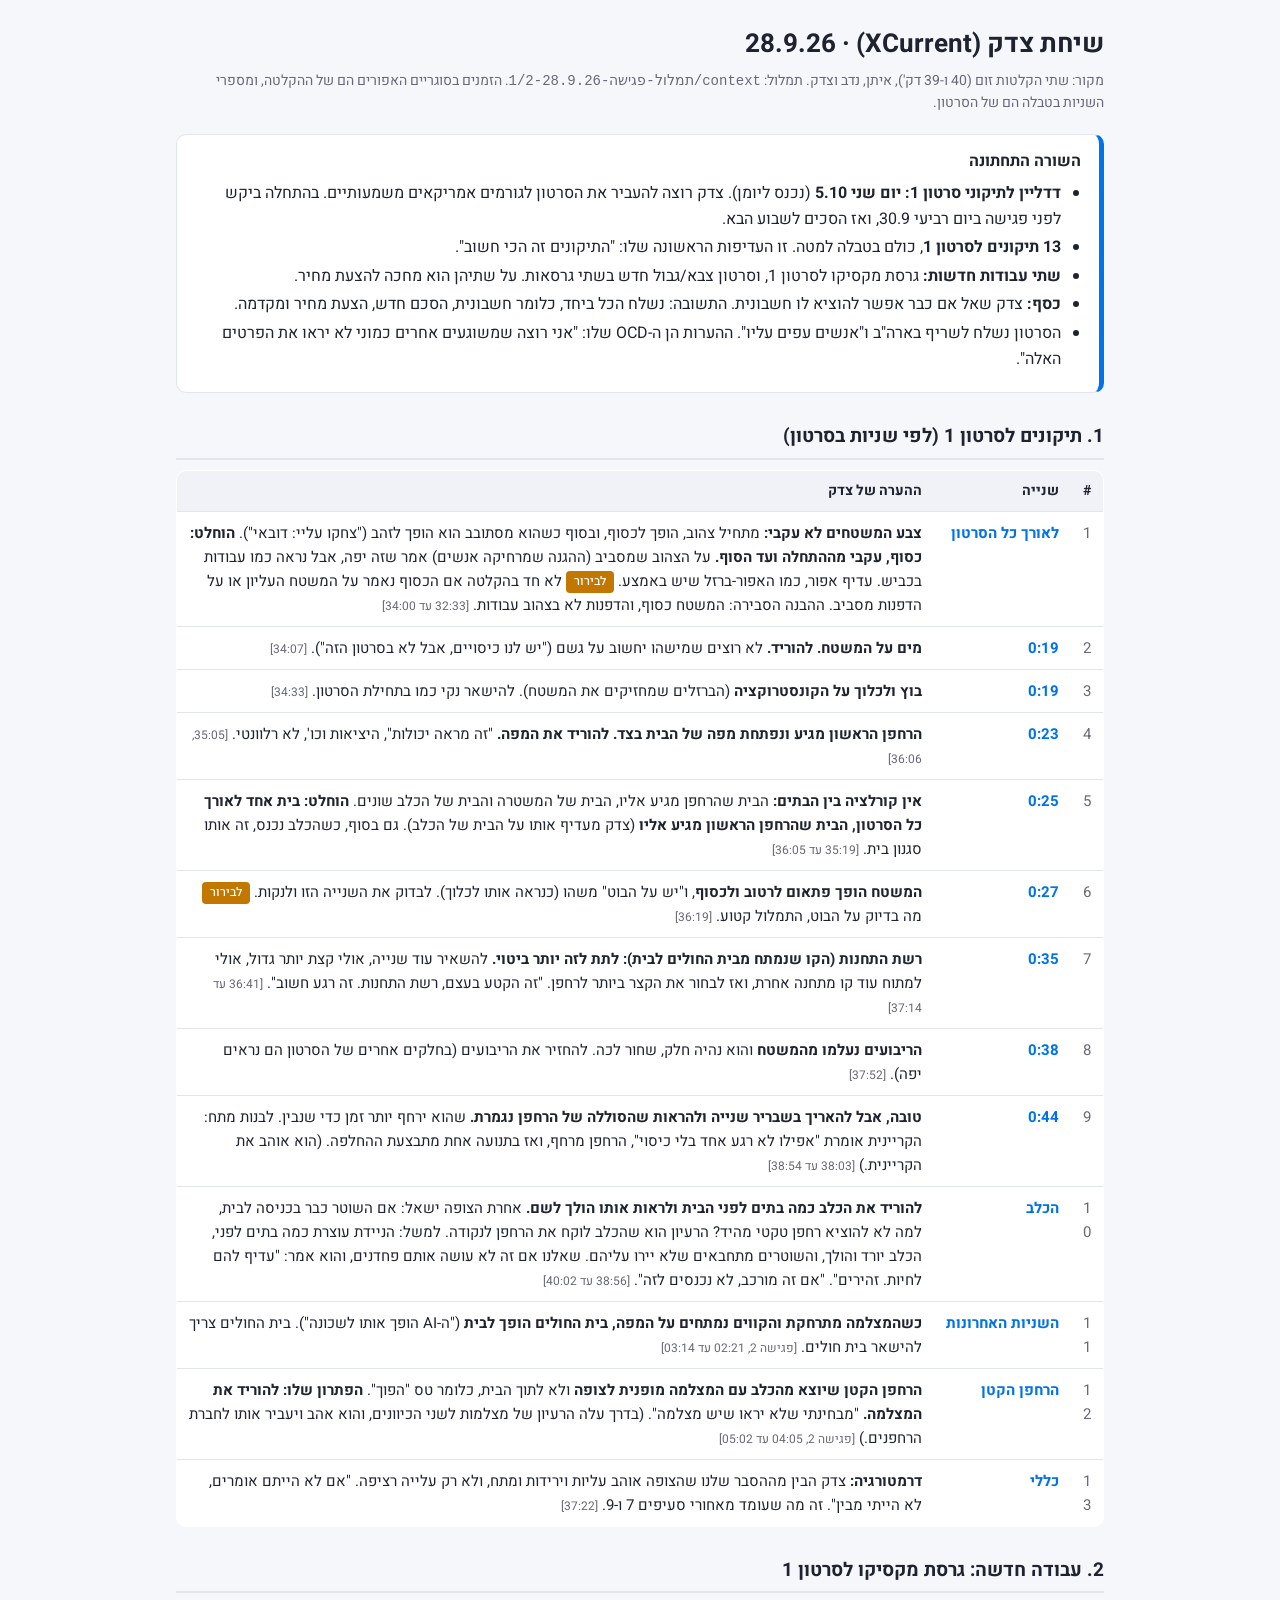
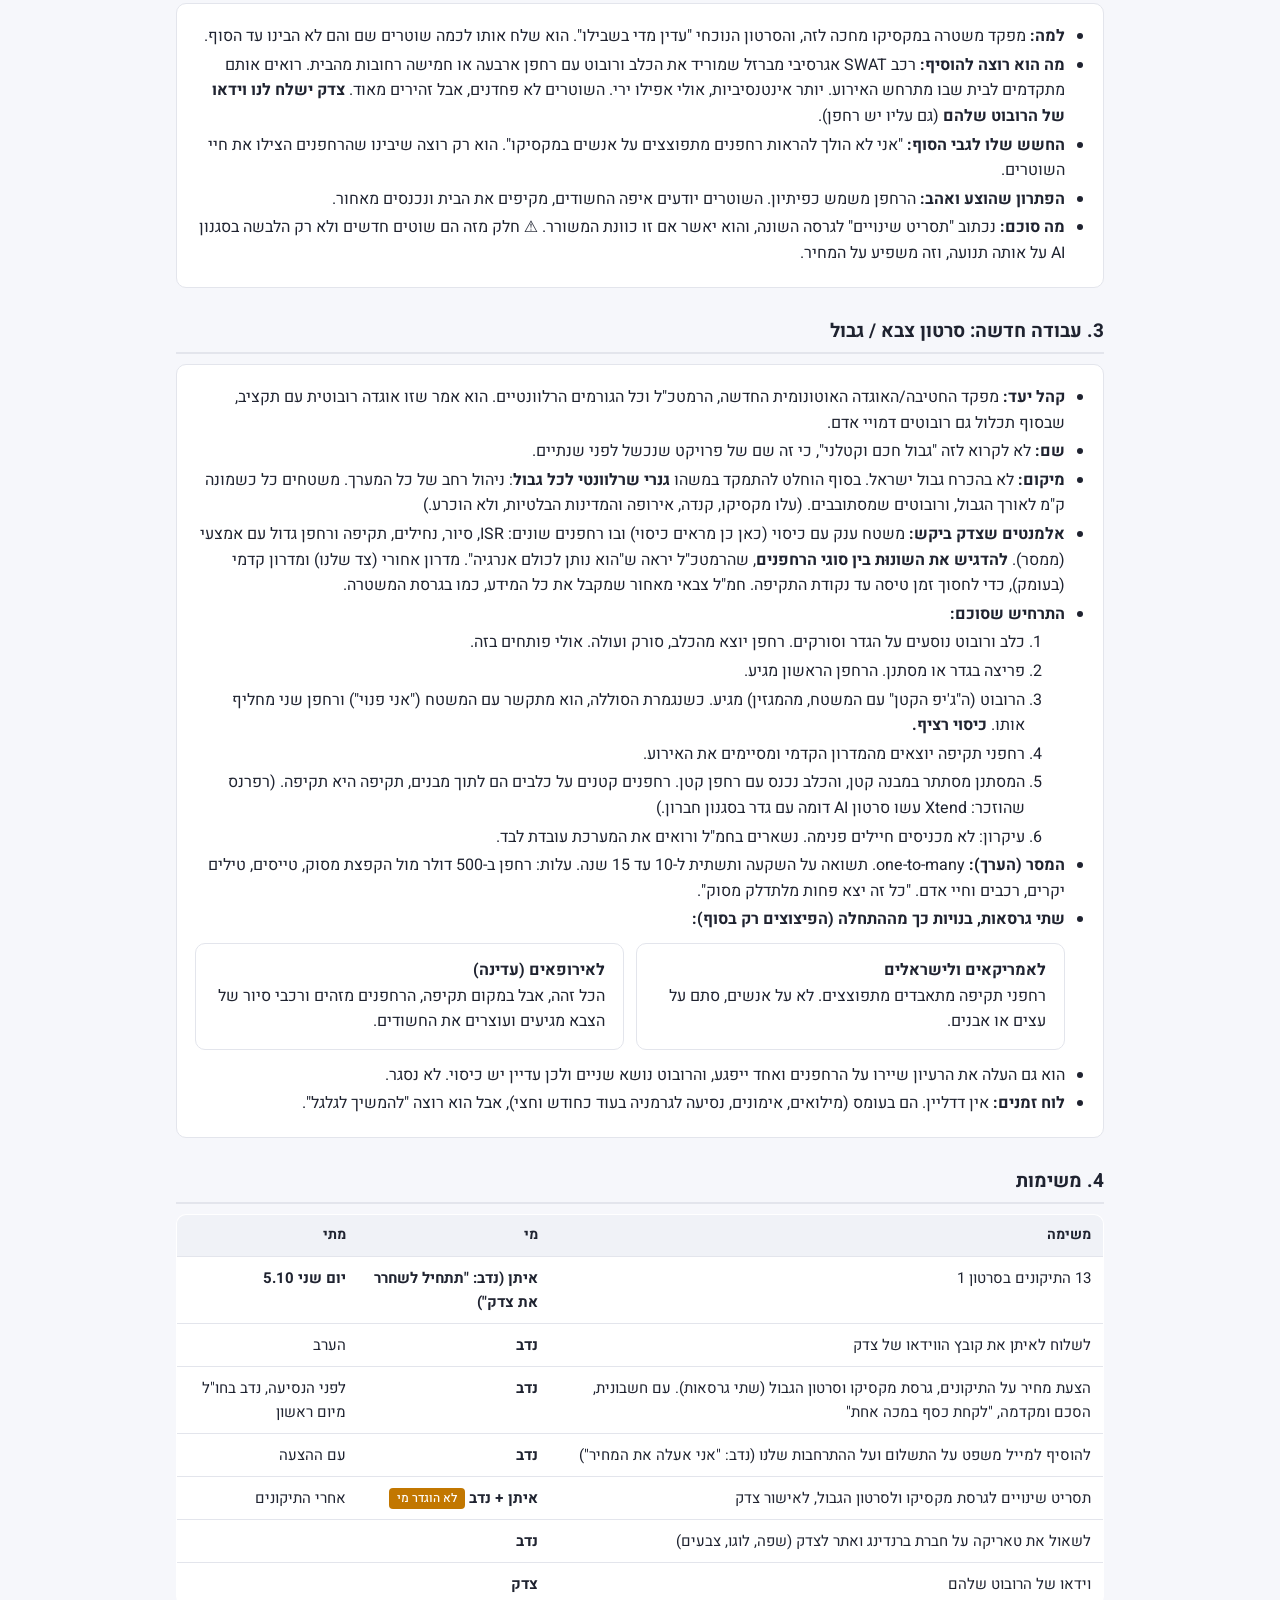
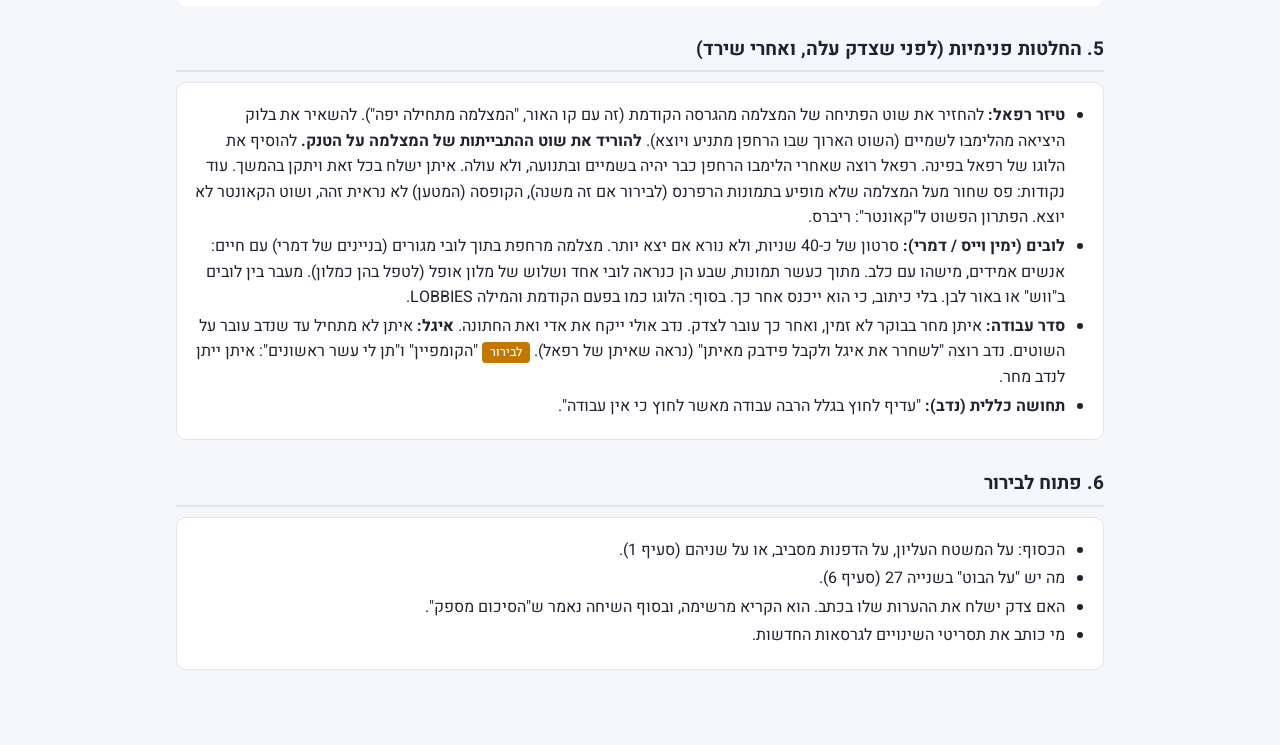
<file: tzedek-28-9/index.html>
<!DOCTYPE html>
<html lang="he" dir="rtl">
<head>
<meta charset="utf-8">
<meta name="viewport" content="width=device-width, initial-scale=1">
<meta name="robots" content="noindex, nofollow">
<title>שיחת צדק 28.9</title>
<link href="https://fonts.googleapis.com/css2?family=Heebo:wght@400;500;700&display=swap" rel="stylesheet">
<style>
:root{--bg:#f6f7fb;--card:#fff;--ink:#1f2330;--mute:#676879;--line:#e3e5ec;--blue:#0073ea;--green:#00854d;--amber:#c27700;--red:#d83a52;--chip:#eef2ff}
*{box-sizing:border-box}
body{margin:0;background:var(--bg);color:var(--ink);font:16px/1.6 Heebo,system-ui,sans-serif}
.wrap{max-width:960px;margin:0 auto;padding:24px 16px 64px}
h1{font-size:26px;margin:0 0 4px}
.sub{color:var(--mute);margin:0 0 20px;font-size:14px}
h2{font-size:19px;margin:28px 0 10px;padding-bottom:6px;border-bottom:2px solid var(--line)}
.card{background:var(--card);border:1px solid var(--line);border-radius:10px;padding:14px 18px;margin:10px 0}
.hero{border-right:5px solid var(--blue)}
table{width:100%;border-collapse:collapse;background:var(--card);border:1px solid var(--line);border-radius:10px;overflow:hidden;font-size:15px}
th,td{padding:9px 12px;text-align:right;vertical-align:top;border-bottom:1px solid var(--line)}
th{background:#f0f2f7;font-weight:700;font-size:14px}
td.t{white-space:nowrap;font-weight:700;color:var(--blue);width:70px}
td.n{width:28px;color:var(--mute)}
ul{margin:6px 0;padding-inline-start:20px}
li{margin:3px 0}
.tag{display:inline-block;font-size:12px;padding:1px 8px;border-radius:4px;color:#fff;font-weight:500;vertical-align:middle}
.q{background:var(--amber)}.ok{background:var(--green)}.new{background:var(--blue)}
.ts{color:var(--mute);font-size:12px}
.owner{font-weight:700}
.two{display:grid;grid-template-columns:1fr 1fr;gap:12px}
html,body{overflow-x:hidden}.wrap{overflow-wrap:anywhere}code{word-break:break-all}
@media(max-width:700px){.two{grid-template-columns:1fr}table{table-layout:fixed}td.t{white-space:normal;width:64px;font-size:13px}td.n{width:22px;padding:9px 4px}th,td{padding:8px}}
</style>
</head>
<body>
<div class="wrap">
<h1>שיחת צדק (XCurrent) · 28.9.26</h1>
<p class="sub">מקור: שתי הקלטות זום (40 ו-39 דק'), איתן, נדב וצדק. תמלול: <code>context/תמלול-פגישה-1/2-28.9.26</code>. הזמנים בסוגריים האפורים הם של ההקלטה, ומספרי השניות בטבלה הם של הסרטון.</p>

<div class="card hero">
<b>השורה התחתונה</b>
<ul>
<li><b>דדליין לתיקוני סרטון 1: יום שני 5.10</b> (נכנס ליומן). צדק רוצה להעביר את הסרטון לגורמים אמריקאים משמעותיים. בהתחלה ביקש לפני פגישה ביום רביעי 30.9, ואז הסכים לשבוע הבא.</li>
<li><b>13 תיקונים לסרטון 1</b>, כולם בטבלה למטה. זו העדיפות הראשונה שלו: "התיקונים זה הכי חשוב".</li>
<li><b>שתי עבודות חדשות:</b> גרסת מקסיקו לסרטון 1, וסרטון צבא/גבול חדש בשתי גרסאות. על שתיהן הוא מחכה להצעת מחיר.</li>
<li><b>כסף:</b> צדק שאל אם כבר אפשר להוציא לו חשבונית. התשובה: נשלח הכל ביחד, כלומר חשבונית, הסכם חדש, הצעת מחיר ומקדמה.</li>
<li>הסרטון נשלח לשריף בארה"ב ו"אנשים עפים עליו". ההערות הן ה-OCD שלו: "אני רוצה שמשוגעים אחרים כמוני לא יראו את הפרטים האלה".</li>
</ul>
</div>

<h2>1. תיקונים לסרטון 1 (לפי שניות בסרטון)</h2>
<table>
<tr><th>#</th><th>שנייה</th><th>ההערה של צדק</th></tr>
<tr><td class="n">1</td><td class="t">לאורך כל הסרטון</td><td><b>צבע המשטחים לא עקבי:</b> מתחיל צהוב, הופך לכסוף, ובסוף כשהוא מסתובב הוא הופך לזהב ("צחקו עליי: דובאי"). <b>הוחלט: כסוף, עקבי מההתחלה ועד הסוף.</b> על הצהוב שמסביב (ההגנה שמרחיקה אנשים) אמר שזה יפה, אבל נראה כמו עבודות בכביש. עדיף אפור, כמו האפור-ברזל שיש באמצע. <span class="tag q">לבירור</span> לא חד בהקלטה אם הכסוף נאמר על המשטח העליון או על הדפנות מסביב. ההבנה הסבירה: המשטח כסוף, והדפנות לא בצהוב עבודות. <span class="ts">[32:33 עד 34:00]</span></td></tr>
<tr><td class="n">2</td><td class="t">0:19</td><td><b>מים על המשטח. להוריד.</b> לא רוצים שמישהו יחשוב על גשם ("יש לנו כיסויים, אבל לא בסרטון הזה"). <span class="ts">[34:07]</span></td></tr>
<tr><td class="n">3</td><td class="t">0:19</td><td><b>בוץ ולכלוך על הקונסטרוקציה</b> (הברזלים שמחזיקים את המשטח). להישאר נקי כמו בתחילת הסרטון. <span class="ts">[34:33]</span></td></tr>
<tr><td class="n">4</td><td class="t">0:23</td><td><b>הרחפן הראשון מגיע ונפתחת מפה של הבית בצד. להוריד את המפה.</b> "זה מראה יכולות", היציאות וכו', לא רלוונטי. <span class="ts">[35:05, 36:06]</span></td></tr>
<tr><td class="n">5</td><td class="t">0:25</td><td><b>אין קורלציה בין הבתים:</b> הבית שהרחפן מגיע אליו, הבית של המשטרה והבית של הכלב שונים. <b>הוחלט: בית אחד לאורך כל הסרטון, הבית שהרחפן הראשון מגיע אליו</b> (צדק מעדיף אותו על הבית של הכלב). גם בסוף, כשהכלב נכנס, זה אותו סגנון בית. <span class="ts">[35:19 עד 36:05]</span></td></tr>
<tr><td class="n">6</td><td class="t">0:27</td><td><b>המשטח הופך פתאום לרטוב ולכסוף</b>, ו"יש על הבוט" משהו (כנראה אותו לכלוך). לבדוק את השנייה הזו ולנקות. <span class="tag q">לבירור</span> מה בדיוק על הבוט, התמלול קטוע. <span class="ts">[36:19]</span></td></tr>
<tr><td class="n">7</td><td class="t">0:35</td><td><b>רשת התחנות (הקו שנמתח מבית החולים לבית): לתת לזה יותר ביטוי.</b> להשאיר עוד שנייה, אולי קצת יותר גדול, אולי למתוח עוד קו מתחנה אחרת, ואז לבחור את הקצר ביותר לרחפן. "זה הקטע בעצם, רשת התחנות. זה רגע חשוב". <span class="ts">[36:41 עד 37:14]</span></td></tr>
<tr><td class="n">8</td><td class="t">0:38</td><td><b>הריבועים נעלמו מהמשטח</b> והוא נהיה חלק, שחור לכה. להחזיר את הריבועים (בחלקים אחרים של הסרטון הם נראים יפה). <span class="ts">[37:52]</span></td></tr>
<tr><td class="n">9</td><td class="t">0:44</td><td><b>טובה, אבל להאריך בשבריר שנייה ולהראות שהסוללה של הרחפן נגמרת.</b> שהוא ירחף יותר זמן כדי שנבין. לבנות מתח: הקריינית אומרת "אפילו לא רגע אחד בלי כיסוי", הרחפן מרחף, ואז בתנועה אחת מתבצעת ההחלפה. (הוא אוהב את הקריינית.) <span class="ts">[38:03 עד 38:54]</span></td></tr>
<tr><td class="n">10</td><td class="t">הכלב</td><td><b>להוריד את הכלב כמה בתים לפני הבית ולראות אותו הולך לשם.</b> אחרת הצופה ישאל: אם השוטר כבר בכניסה לבית, למה לא להוציא רחפן טקטי מהיד? הרעיון הוא שהכלב לוקח את הרחפן לנקודה. למשל: הניידת עוצרת כמה בתים לפני, הכלב יורד והולך, והשוטרים מתחבאים שלא יירו עליהם. שאלנו אם זה לא עושה אותם פחדנים, והוא אמר: "עדיף להם לחיות. זהירים". "אם זה מורכב, לא נכנסים לזה". <span class="ts">[38:56 עד 40:02]</span></td></tr>
<tr><td class="n">11</td><td class="t">השניות האחרונות</td><td><b>כשהמצלמה מתרחקת והקווים נמתחים על המפה, בית החולים הופך לבית</b> ("ה-AI הופך אותו לשכונה"). בית החולים צריך להישאר בית חולים. <span class="ts">[פגישה 2, 02:21 עד 03:14]</span></td></tr>
<tr><td class="n">12</td><td class="t">הרחפן הקטן</td><td><b>הרחפן הקטן שיוצא מהכלב עם המצלמה מופנית לצופה</b> ולא לתוך הבית, כלומר טס "הפוך". <b>הפתרון שלו: להוריד את המצלמה.</b> "מבחינתי שלא יראו שיש מצלמה". (בדרך עלה הרעיון של מצלמות לשני הכיוונים, והוא אהב ויעביר אותו לחברת הרחפנים.) <span class="ts">[פגישה 2, 04:05 עד 05:02]</span></td></tr>
<tr><td class="n">13</td><td class="t">כללי</td><td><b>דרמטורגיה:</b> צדק הבין מההסבר שלנו שהצופה אוהב עליות וירידות ומתח, ולא רק עלייה רציפה. "אם לא הייתם אומרים, לא הייתי מבין". זה מה שעומד מאחורי סעיפים 7 ו-9. <span class="ts">[37:22]</span></td></tr>
</table>

<h2>2. עבודה חדשה: גרסת מקסיקו לסרטון 1</h2>
<div class="card">
<ul>
<li><b>למה:</b> מפקד משטרה במקסיקו מחכה לזה, והסרטון הנוכחי "עדין מדי בשבילו". הוא שלח אותו לכמה שוטרים שם והם לא הבינו עד הסוף.</li>
<li><b>מה הוא רוצה להוסיף:</b> רכב SWAT אגרסיבי מברזל שמוריד את הכלב ורובוט עם רחפן ארבעה או חמישה רחובות מהבית. רואים אותם מתקדמים לבית שבו מתרחש האירוע. יותר אינטנסיביות, אולי אפילו ירי. השוטרים לא פחדנים, אבל זהירים מאוד. <b>צדק ישלח לנו וידאו של הרובוט שלהם</b> (גם עליו יש רחפן).</li>
<li><b>החשש שלו לגבי הסוף:</b> "אני לא הולך להראות רחפנים מתפוצצים על אנשים במקסיקו". הוא רק רוצה שיבינו שהרחפנים הצילו את חיי השוטרים.</li>
<li><b>הפתרון שהוצע ואהב:</b> הרחפן משמש כפיתיון. השוטרים יודעים איפה החשודים, מקיפים את הבית ונכנסים מאחור.</li>
<li><b>מה סוכם:</b> נכתוב "תסריט שינויים" לגרסה השונה, והוא יאשר אם זו כוונת המשורר. ⚠️ חלק מזה הם שוטים חדשים ולא רק הלבשה בסגנון AI על אותה תנועה, וזה משפיע על המחיר.</li>
</ul>
</div>

<h2>3. עבודה חדשה: סרטון צבא / גבול</h2>
<div class="card">
<ul>
<li><b>קהל יעד:</b> מפקד החטיבה/האוגדה האוטונומית החדשה, הרמטכ"ל וכל הגורמים הרלוונטיים. הוא אמר שזו אוגדה רובוטית עם תקציב, שבסוף תכלול גם רובוטים דמויי אדם.</li>
<li><b>שם:</b> לא לקרוא לזה "גבול חכם וקטלני", כי זה שם של פרויקט שנכשל לפני שנתיים.</li>
<li><b>מיקום:</b> לא בהכרח גבול ישראל. בסוף הוחלט להתמקד במשהו <b>גנרי שרלוונטי לכל גבול</b>: ניהול רחב של כל המערך. משטחים כל כשמונה ק"מ לאורך הגבול, ורובוטים שמסתובבים. (עלו מקסיקו, קנדה, אירופה והמדינות הבלטיות, ולא הוכרע.)</li>
<li><b>אלמנטים שצדק ביקש:</b> משטח ענק עם כיסוי (כאן כן מראים כיסוי) ובו רחפנים שונים: ISR, סיור, נחילים, תקיפה ורחפן גדול עם אמצעי (ממסר). <b>להדגיש את השונוּת בין סוגי הרחפנים</b>, שהרמטכ"ל יראה ש"הוא נותן לכולם אנרגיה". מדרון אחורי (צד שלנו) ומדרון קדמי (בעומק), כדי לחסוך זמן טיסה עד נקודת התקיפה. חמ"ל צבאי מאחור שמקבל את כל המידע, כמו בגרסת המשטרה.</li>
<li><b>התרחיש שסוכם:</b>
<ol>
<li>כלב ורובוט נוסעים על הגדר וסורקים. רחפן יוצא מהכלב, סורק ועולה. אולי פותחים בזה.</li>
<li>פריצה בגדר או מסתנן. הרחפן הראשון מגיע.</li>
<li>הרובוט (ה"ג'יפ הקטן" עם המשטח, מהמגזין) מגיע. כשנגמרת הסוללה, הוא מתקשר עם המשטח ("אני פנוי") ורחפן שני מחליף אותו. <b>כיסוי רציף.</b></li>
<li>רחפני תקיפה יוצאים מהמדרון הקדמי ומסיימים את האירוע.</li>
<li>המסתנן מסתתר במבנה קטן, והכלב נכנס עם רחפן קטן. רחפנים קטנים על כלבים הם לתוך מבנים, תקיפה היא תקיפה. (רפרנס שהוזכר: Xtend עשו סרטון AI דומה עם גדר בסגנון חברון.)</li>
<li>עיקרון: לא מכניסים חיילים פנימה. נשארים בחמ"ל ורואים את המערכת עובדת לבד.</li>
</ol></li>
<li><b>המסר (הערך):</b> one-to-many. תשואה על השקעה ותשתית ל-10 עד 15 שנה. עלות: רחפן ב-500 דולר מול הקפצת מסוק, טייסים, טילים יקרים, רכבים וחיי אדם. "כל זה יצא פחות מלתדלק מסוק".</li>
<li><b>שתי גרסאות, בנויות כך מההתחלה (הפיצוצים רק בסוף):</b>
<div class="two">
<div class="card"><b>לאמריקאים ולישראלים</b><br>רחפני תקיפה מתאבדים מתפוצצים. לא על אנשים, סתם על עצים או אבנים.</div>
<div class="card"><b>לאירופאים (עדינה)</b><br>הכל זהה, אבל במקום תקיפה, הרחפנים מזהים ורכבי סיור של הצבא מגיעים ועוצרים את החשודים.</div>
</div></li>
<li>הוא גם העלה את הרעיון שיירו על הרחפנים ואחד ייפגע, והרובוט נושא שניים ולכן עדיין יש כיסוי. לא נסגר.</li>
<li><b>לוח זמנים:</b> אין דדליין. הם בעומס (מילואים, אימונים, נסיעה לגרמניה בעוד כחודש וחצי), אבל הוא רוצה "להמשיך לגלגל".</li>
</ul>
</div>

<h2>4. משימות</h2>
<table>
<tr><th>משימה</th><th>מי</th><th>מתי</th></tr>
<tr><td>13 התיקונים בסרטון 1</td><td class="owner">איתן (נדב: "תתחיל לשחרר את צדק")</td><td><b>יום שני 5.10</b></td></tr>
<tr><td>לשלוח לאיתן את קובץ הווידאו של צדק</td><td class="owner">נדב</td><td>הערב</td></tr>
<tr><td>הצעת מחיר על התיקונים, גרסת מקסיקו וסרטון הגבול (שתי גרסאות). עם חשבונית, הסכם ומקדמה, "לקחת כסף במכה אחת"</td><td class="owner">נדב</td><td>לפני הנסיעה, נדב בחו"ל מיום ראשון</td></tr>
<tr><td>להוסיף למייל משפט על התשלום ועל ההתרחבות שלנו (נדב: "אני אעלה את המחיר")</td><td class="owner">נדב</td><td>עם ההצעה</td></tr>
<tr><td>תסריט שינויים לגרסת מקסיקו ולסרטון הגבול, לאישור צדק</td><td class="owner">איתן + נדב <span class="tag q">לא הוגדר מי</span></td><td>אחרי התיקונים</td></tr>
<tr><td>לשאול את טאריקה על חברת ברנדינג ואתר לצדק (שפה, לוגו, צבעים)</td><td class="owner">נדב</td><td></td></tr>
<tr><td>וידאו של הרובוט שלהם</td><td class="owner">צדק</td><td></td></tr>
</table>

<h2>5. החלטות פנימיות (לפני שצדק עלה, ואחרי שירד)</h2>
<div class="card">
<ul>
<li><b>טיזר רפאל:</b> להחזיר את שוט הפתיחה של המצלמה מהגרסה הקודמת (זה עם קו האור, "המצלמה מתחילה יפה"). להשאיר את בלוק היציאה מהלימבו לשמיים (השוט הארוך שבו הרחפן מתניע ויוצא). <b>להוריד את שוט ההתבייתות של המצלמה על הטנק.</b> להוסיף את הלוגו של רפאל בפינה. רפאל רוצה שאחרי הלימבו הרחפן כבר יהיה בשמיים ובתנועה, ולא עולה. איתן ישלח בכל זאת ויתקן בהמשך. עוד נקודות: פס שחור מעל המצלמה שלא מופיע בתמונות הרפרנס (לבירור אם זה משנה), הקופסה (המטען) לא נראית זהה, ושוט הקאונטר לא יוצא. הפתרון הפשוט ל"קאונטר": ריברס.</li>
<li><b>לובים (ימין וייס / דמרי):</b> סרטון של כ-40 שניות, ולא נורא אם יצא יותר. מצלמה מרחפת בתוך לובי מגורים (בניינים של דמרי) עם חיים: אנשים אמידים, מישהו עם כלב. מתוך כעשר תמונות, שבע הן כנראה לובי אחד ושלוש של מלון אופל (לטפל בהן כמלון). מעבר בין לובים ב"ווש" או באור לבן. בלי כיתוב, כי הוא ייכנס אחר כך. בסוף: הלוגו כמו בפעם הקודמת והמילה LOBBIES.</li>
<li><b>סדר עבודה:</b> איתן מחר בבוקר לא זמין, ואחר כך עובר לצדק. נדב אולי ייקח את אדי ואת החתונה. <b>איגל:</b> איתן לא מתחיל עד שנדב עובר על השוטים. נדב רוצה "לשחרר את איגל ולקבל פידבק מאיתן" (נראה שאיתן של רפאל). <span class="tag q">לבירור</span> "הקומפיין" ו"תן לי עשר ראשונים": איתן ייתן לנדב מחר.</li>
<li><b>תחושה כללית (נדב):</b> "עדיף לחוץ בגלל הרבה עבודה מאשר לחוץ כי אין עבודה".</li>
</ul>
</div>

<h2>6. פתוח לבירור</h2>
<div class="card">
<ul>
<li>הכסוף: על המשטח העליון, על הדפנות מסביב, או על שניהם (סעיף 1).</li>
<li>מה יש "על הבוט" בשנייה 27 (סעיף 6).</li>
<li>האם צדק ישלח את ההערות שלו בכתב. הוא הקריא מרשימה, ובסוף השיחה נאמר ש"הסיכום מספק".</li>
<li>מי כותב את תסריטי השינויים לגרסאות החדשות.</li>
</ul>
</div>
</div>
</body>
</html>
</file>
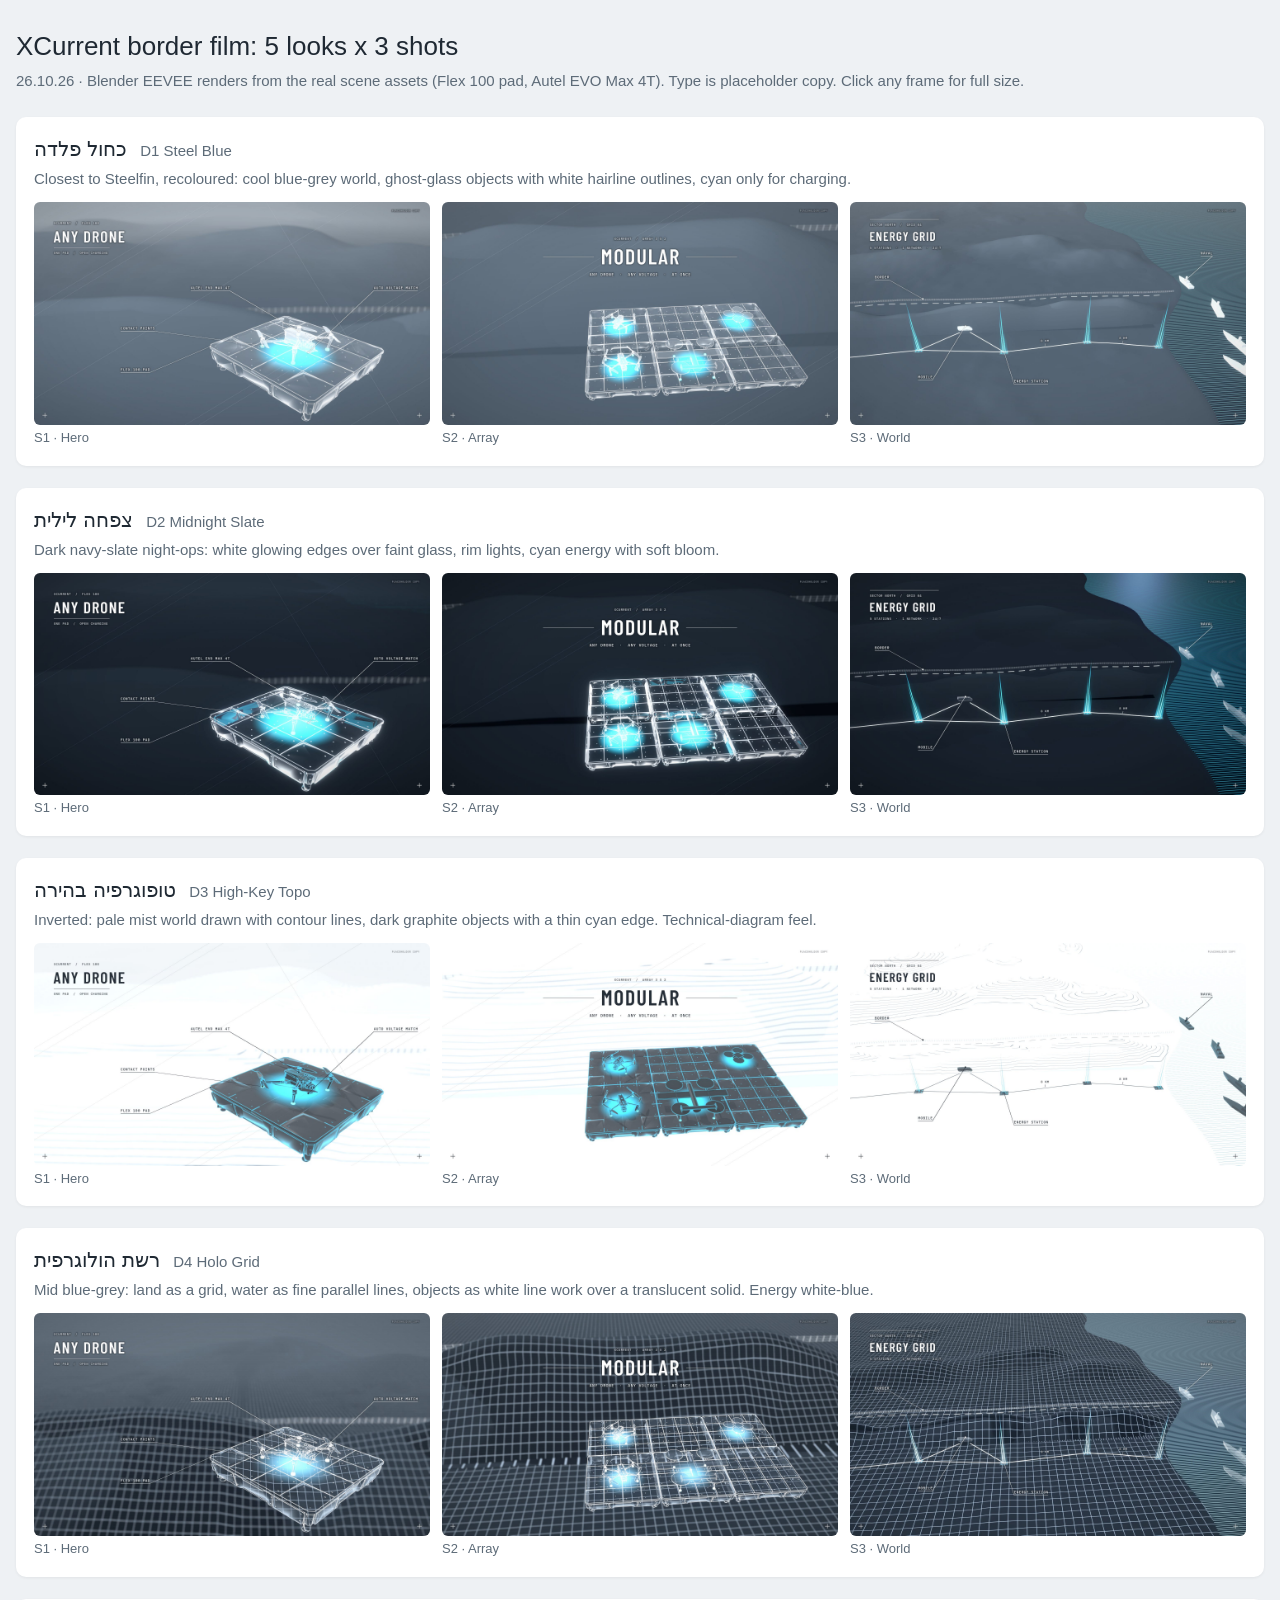
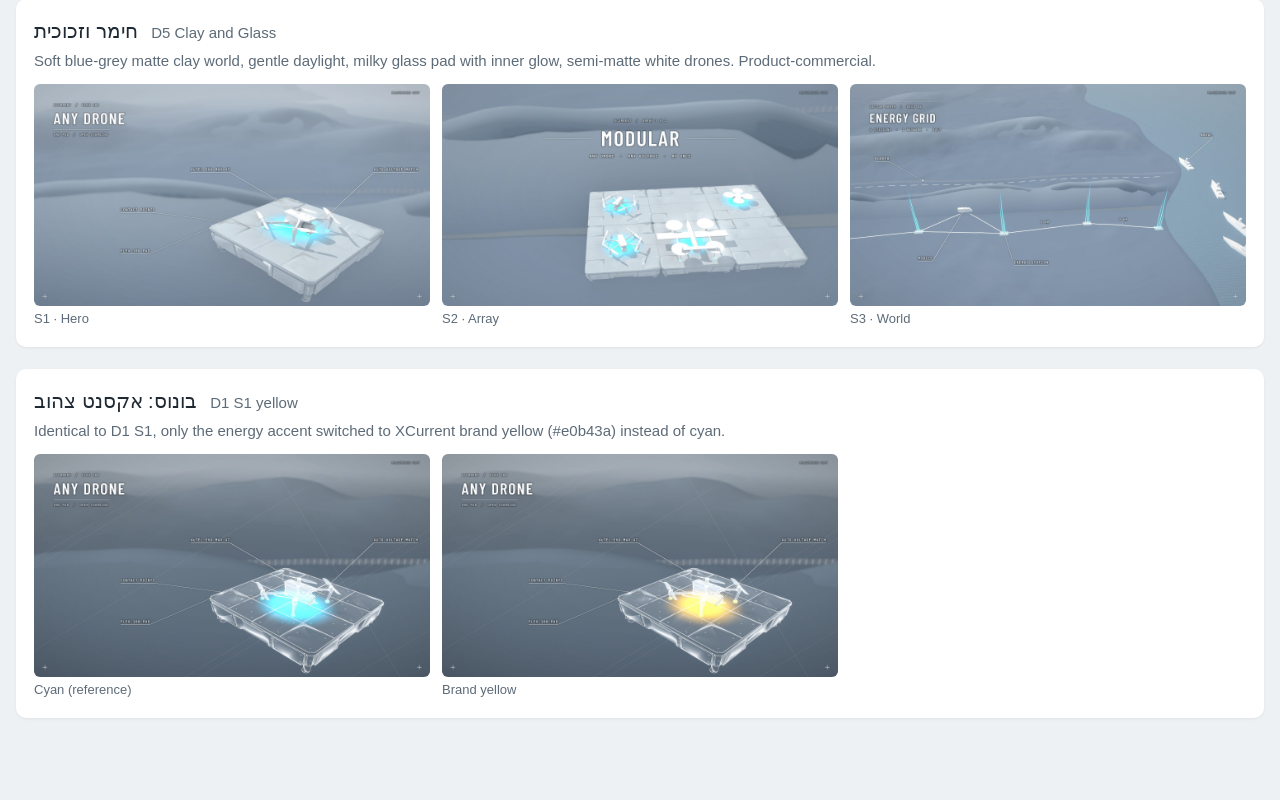
<file: xcurrent-border-looks-26-10/index.html>
<!doctype html><html lang="en" dir="ltr"><head><meta name="robots" content="noindex,nofollow"><meta charset="utf-8"><meta name="viewport" content="width=device-width,initial-scale=1">
<title>XCurrent Border Looks</title>
<style>
:root{--bg:#eef1f4;--ink:#1f2933;--mut:#5d6b78;--card:#fff}
body{margin:0;background:var(--bg);color:var(--ink);font:15px/1.45 "Helvetica Neue",Helvetica,Arial,sans-serif}
main{max-width:1500px;margin:0 auto;padding:28px 16px 60px}
h1{font-weight:500;font-size:26px;margin:0 0 4px} .sub{color:var(--mut);margin:0 0 26px}
section{background:var(--card);border-radius:10px;padding:18px 18px 8px;margin:0 0 22px;box-shadow:0 1px 3px rgba(0,0,0,.06)}
h2{font-size:20px;font-weight:500;margin:0 0 4px} h2 .en{color:var(--mut);font-size:15px;margin-left:8px}
section>p{margin:0 0 12px;color:var(--mut)}
.grid{display:grid;grid-template-columns:repeat(3,1fr);gap:12px}
figure{margin:0 0 10px} img{width:100%;display:block;border-radius:6px} figcaption{font-size:13px;color:var(--mut);margin-top:4px}
@media (max-width:800px){.grid{grid-template-columns:1fr}}
</style></head><body><main>
<h1>XCurrent border film: 5 looks x 3 shots</h1>
<p class="sub">26.10.26 · Blender EEVEE renders from the real scene assets (Flex 100 pad, Autel EVO Max 4T). Type is placeholder copy. Click any frame for full size.</p>
<section><h2><span class="he" dir="rtl">כחול פלדה</span> <span class="en">D1 Steel Blue</span></h2><p>Closest to Steelfin, recoloured: cool blue-grey world, ghost-glass objects with white hairline outlines, cyan only for charging.</p><div class="grid"><figure><a href="final-web/D1_S1.jpg"><img src="final-web/D1_S1.jpg" alt="D1 S1" loading="lazy"></a><figcaption>S1 · Hero</figcaption></figure><figure><a href="final-web/D1_S2.jpg"><img src="final-web/D1_S2.jpg" alt="D1 S2" loading="lazy"></a><figcaption>S2 · Array</figcaption></figure><figure><a href="final-web/D1_S3.jpg"><img src="final-web/D1_S3.jpg" alt="D1 S3" loading="lazy"></a><figcaption>S3 · World</figcaption></figure></div></section><section><h2><span class="he" dir="rtl">צפחה לילית</span> <span class="en">D2 Midnight Slate</span></h2><p>Dark navy-slate night-ops: white glowing edges over faint glass, rim lights, cyan energy with soft bloom.</p><div class="grid"><figure><a href="final-web/D2_S1.jpg"><img src="final-web/D2_S1.jpg" alt="D2 S1" loading="lazy"></a><figcaption>S1 · Hero</figcaption></figure><figure><a href="final-web/D2_S2.jpg"><img src="final-web/D2_S2.jpg" alt="D2 S2" loading="lazy"></a><figcaption>S2 · Array</figcaption></figure><figure><a href="final-web/D2_S3.jpg"><img src="final-web/D2_S3.jpg" alt="D2 S3" loading="lazy"></a><figcaption>S3 · World</figcaption></figure></div></section><section><h2><span class="he" dir="rtl">טופוגרפיה בהירה</span> <span class="en">D3 High-Key Topo</span></h2><p>Inverted: pale mist world drawn with contour lines, dark graphite objects with a thin cyan edge. Technical-diagram feel.</p><div class="grid"><figure><a href="final-web/D3_S1.jpg"><img src="final-web/D3_S1.jpg" alt="D3 S1" loading="lazy"></a><figcaption>S1 · Hero</figcaption></figure><figure><a href="final-web/D3_S2.jpg"><img src="final-web/D3_S2.jpg" alt="D3 S2" loading="lazy"></a><figcaption>S2 · Array</figcaption></figure><figure><a href="final-web/D3_S3.jpg"><img src="final-web/D3_S3.jpg" alt="D3 S3" loading="lazy"></a><figcaption>S3 · World</figcaption></figure></div></section><section><h2><span class="he" dir="rtl">רשת הולוגרפית</span> <span class="en">D4 Holo Grid</span></h2><p>Mid blue-grey: land as a grid, water as fine parallel lines, objects as white line work over a translucent solid. Energy white-blue.</p><div class="grid"><figure><a href="final-web/D4_S1.jpg"><img src="final-web/D4_S1.jpg" alt="D4 S1" loading="lazy"></a><figcaption>S1 · Hero</figcaption></figure><figure><a href="final-web/D4_S2.jpg"><img src="final-web/D4_S2.jpg" alt="D4 S2" loading="lazy"></a><figcaption>S2 · Array</figcaption></figure><figure><a href="final-web/D4_S3.jpg"><img src="final-web/D4_S3.jpg" alt="D4 S3" loading="lazy"></a><figcaption>S3 · World</figcaption></figure></div></section><section><h2><span class="he" dir="rtl">חימר וזכוכית</span> <span class="en">D5 Clay and Glass</span></h2><p>Soft blue-grey matte clay world, gentle daylight, milky glass pad with inner glow, semi-matte white drones. Product-commercial.</p><div class="grid"><figure><a href="final-web/D5_S1.jpg"><img src="final-web/D5_S1.jpg" alt="D5 S1" loading="lazy"></a><figcaption>S1 · Hero</figcaption></figure><figure><a href="final-web/D5_S2.jpg"><img src="final-web/D5_S2.jpg" alt="D5 S2" loading="lazy"></a><figcaption>S2 · Array</figcaption></figure><figure><a href="final-web/D5_S3.jpg"><img src="final-web/D5_S3.jpg" alt="D5 S3" loading="lazy"></a><figcaption>S3 · World</figcaption></figure></div></section>
<section><h2><span class="he" dir="rtl">בונוס: אקסנט צהוב</span> <span class="en">D1 S1 yellow</span></h2><p>Identical to D1 S1, only the energy accent switched to XCurrent brand yellow (#e0b43a) instead of cyan.</p>
<div class="grid"><figure><a href="final-web/D1_S1.jpg"><img src="final-web/D1_S1.jpg" alt="D1 S1 cyan"></a><figcaption>Cyan (reference)</figcaption></figure><figure><a href="final-web/D1_S1_yellow.jpg"><img src="final-web/D1_S1_yellow.jpg" alt="D1 S1 yellow"></a><figcaption>Brand yellow</figcaption></figure></div></section>
</main></body></html>
</file>
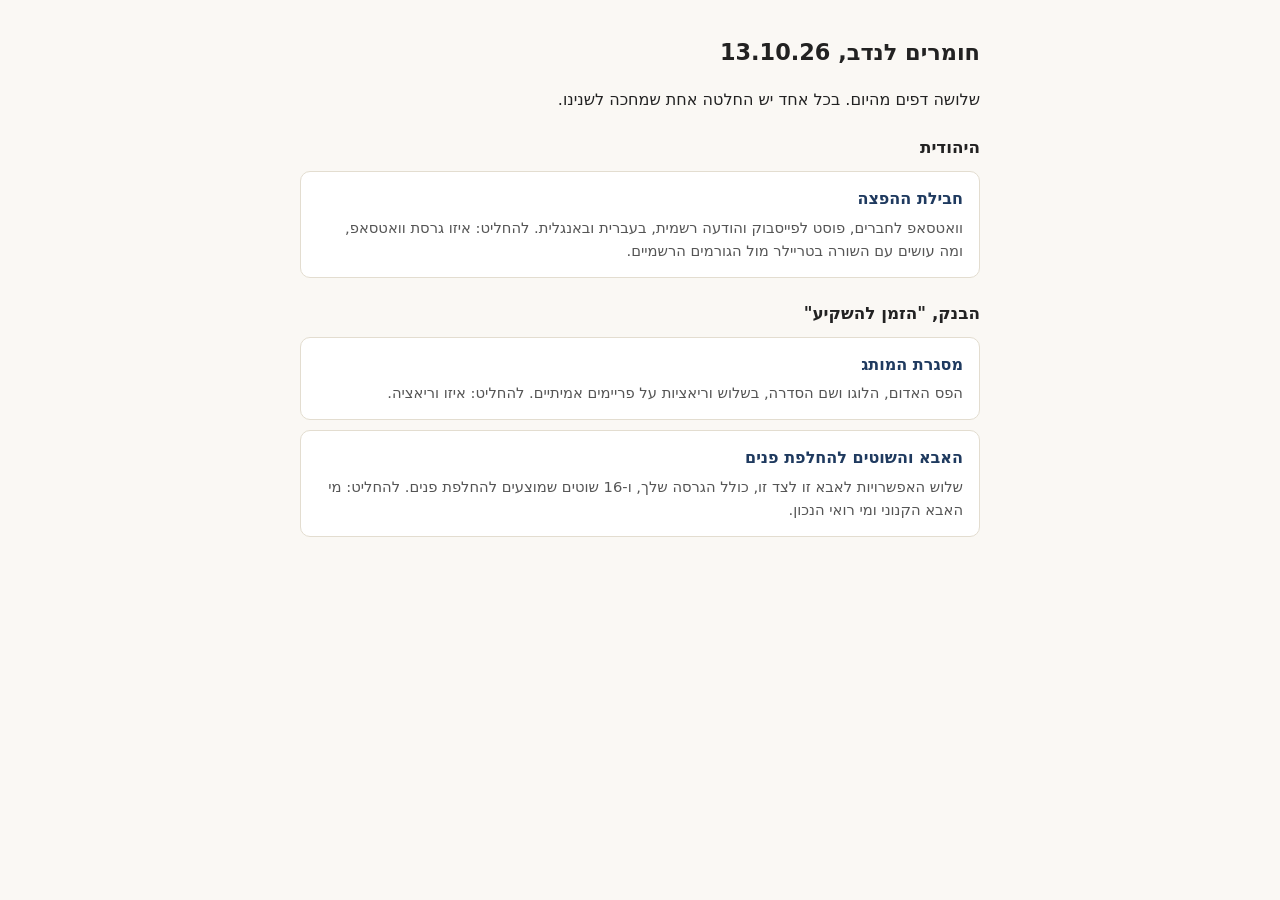
<file: nadav-13-10.html>
<!doctype html>
<html lang="he" dir="rtl"><head>
<meta charset="utf-8"><meta name="viewport" content="width=device-width,initial-scale=1">
<meta name="robots" content="noindex, nofollow">
<title>New Angle: חומרים לנדב, 13.10.26</title>
<style>body{margin:0;background:#faf8f4;color:#222;font-family:system-ui,-apple-system,"Segoe UI",Arial,sans-serif;line-height:1.6;overflow-wrap:anywhere}
main{max-width:680px;margin:0 auto;padding:20px 16px}h1{font-size:1.4rem}h2{font-size:1.05rem;margin:22px 0 6px}
a.card{display:block;background:#fff;border:1px solid #e3ddd0;border-radius:10px;padding:14px 16px;margin:10px 0;color:#1f3a5f;text-decoration:none;font-weight:600}
a.card span{display:block;color:#555;font-weight:400;font-size:.92rem;margin-top:4px}</style></head>
<body><main>
<h1>חומרים לנדב, 13.10.26</h1>
<p>שלושה דפים מהיום. בכל אחד יש החלטה אחת שמחכה לשנינו.</p>
<h2>היהודית</h2>
<a class="card" href="judith-pack-13-10/">חבילת ההפצה<span>וואטסאפ לחברים, פוסט לפייסבוק והודעה רשמית, בעברית ובאנגלית. להחליט: איזו גרסת וואטסאפ, ומה עושים עם השורה בטריילר מול הגורמים הרשמיים.</span></a>
<h2>הבנק, "הזמן להשקיע"</h2>
<a class="card" href="bank-brand-frame-13-10/">מסגרת המותג<span>הפס האדום, הלוגו ושם הסדרה, בשלוש וריאציות על פריימים אמיתיים. להחליט: איזו וריאציה.</span></a>
<a class="card" href="bank-faces-13-10/">האבא והשוטים להחלפת פנים<span>שלוש האפשרויות לאבא זו לצד זו, כולל הגרסה שלך, ו-16 שוטים שמוצעים להחלפת פנים. להחליט: מי האבא הקנוני ומי רואי הנכון.</span></a>
</main></body></html>
</file>
<file: storyboard-28-10/sb.css>
/* XCurrent storyboard 28.10.26 · shared styles (client + internal) */
:root{
  --bg:#0d131a; --bg2:#101821; --panel:#141d27; --slate:#1b2531; --slate2:#22303e;
  --line:rgba(223,242,255,.09); --line2:rgba(223,242,255,.18); --line3:rgba(223,242,255,.32);
  --ink:#ffffff; --ink2:#dff2ff; --mut:#9aabbb; --mut2:#6f8193; --energy:#3fd8ff;
  --f-he:"Heebo",system-ui,-apple-system,"Segoe UI",sans-serif;
  --f-disp:"Barlow Condensed","Heebo",sans-serif;
  --f-mono:"IBM Plex Mono",ui-monospace,Menlo,monospace;
  --wrap:1240px; --gut:16px; --r:4px;
  color-scheme:dark;
}
@media (min-width:760px){:root{--gut:32px}}
*{box-sizing:border-box}
html{-webkit-text-size-adjust:100%;scroll-behavior:smooth;scroll-padding-top:64px}
body{margin:0;background:var(--bg);color:var(--ink);font:400 16px/1.7 var(--f-he);-webkit-font-smoothing:antialiased;overflow-x:hidden}
img{display:block;max-width:100%;height:auto}
a{color:inherit}
code{font-family:var(--f-mono);font-size:.86em;letter-spacing:.04em;color:var(--ink2);background:rgba(223,242,255,.06);padding:.05em .35em;border-radius:3px;unicode-bidi:isolate;direction:ltr;white-space:nowrap}
.mono{font-family:var(--f-mono)}
.wrap{max-width:var(--wrap);margin:0 auto;padding:0 var(--gut)}
.ltr{direction:ltr;unicode-bidi:isolate}
mark.ph{background:none;color:inherit;outline:1px dashed var(--energy);outline-offset:1px;border-radius:2px;margin:0 3px;unicode-bidi:isolate}

/* ---------- hero ---------- */
.hero{position:relative;padding:56px 0 40px;border-bottom:1px solid var(--line);overflow:hidden;
  background:
    radial-gradient(120% 80% at 80% -10%,rgba(63,216,255,.07),transparent 60%),
    linear-gradient(180deg,var(--slate) 0%,var(--bg) 100%)}
.hero::before{content:"";position:absolute;inset:0;pointer-events:none;opacity:.5;
  background-image:linear-gradient(var(--line) 1px,transparent 1px),linear-gradient(90deg,var(--line) 1px,transparent 1px);
  background-size:48px 48px;-webkit-mask-image:linear-gradient(180deg,#000 0%,transparent 85%);mask-image:linear-gradient(180deg,#000 0%,transparent 85%)}
.hero .wrap{position:relative}
.kicker{font:500 12px/1 var(--f-mono);letter-spacing:.2em;color:var(--mut);direction:ltr;text-align:right;display:flex;gap:10px;justify-content:flex-end;flex-wrap:wrap}
.kicker i{font-style:normal;color:var(--mut2)}
.hero h1{margin:22px 0 6px;font:700 clamp(30px,5.2vw,58px)/1.08 var(--f-he);letter-spacing:-.01em}
.hero h1 .en{font-family:var(--f-disp);font-weight:600;letter-spacing:.03em}
.hero h1 .sep{color:var(--mut2);font-weight:300;margin:0 .15em}
.hero h1 .sub{display:block;color:var(--ink2);font-weight:300}
.datebar{display:flex;gap:18px;flex-wrap:wrap;margin:14px 0 0;font:500 13px/1.4 var(--f-mono);letter-spacing:.12em;color:var(--mut)}
.datebar b{color:var(--ink);font-weight:500}
.datebar .dot{width:6px;height:6px;border-radius:50%;background:var(--energy);display:inline-block;margin-inline-end:8px;vertical-align:middle;box-shadow:0 0 0 3px rgba(63,216,255,.15)}
.intro{max-width:760px;margin:28px 0 0;font-size:clamp(16px,1.7vw,18.5px);line-height:1.75;color:var(--ink2)}
.intro p{margin:0 0 6px}
.approvals{display:grid;grid-template-columns:1fr;gap:12px;margin:26px 0 0;max-width:900px}
@media (min-width:760px){.approvals{grid-template-columns:1fr 1fr}}
.appr{position:relative;padding:18px 20px 16px;background:rgba(13,19,26,.55);border:1px solid var(--line2);border-radius:var(--r)}
.appr .tag{font:600 13px/1 var(--f-mono);letter-spacing:.14em;color:var(--mut)}
.appr h3{margin:8px 0 4px;font:600 21px/1.3 var(--f-he)}
.appr p{margin:0;color:var(--mut);font-size:15px;line-height:1.6}
.appr.key{border-color:rgba(63,216,255,.45)}
.appr.key .tag{color:var(--energy)}
.appr .most{display:inline-block;margin-inline-start:8px;font:500 12px/1 var(--f-he);color:var(--bg);background:var(--ink);padding:4px 8px;border-radius:2px;vertical-align:3px}
.stats{display:flex;flex-wrap:wrap;gap:28px;margin:30px 0 0}
.stat b{display:block;font:600 40px/1 var(--f-disp);letter-spacing:.01em}
.stat span{font-size:13px;color:var(--mut)}

/* corner marks (as on the frames) */
.cn{position:absolute;width:12px;height:12px;pointer-events:none;border-color:var(--line3);border-style:solid;border-width:0}
.cn.tl{top:-1px;left:-1px;border-top-width:1px;border-left-width:1px}
.cn.tr{top:-1px;right:-1px;border-top-width:1px;border-right-width:1px}
.cn.bl{bottom:-1px;left:-1px;border-bottom-width:1px;border-left-width:1px}
.cn.br{bottom:-1px;right:-1px;border-bottom-width:1px;border-right-width:1px}

/* ---------- sticky nav ---------- */
.nav{position:sticky;top:0;z-index:20;background:rgba(13,19,26,.86);-webkit-backdrop-filter:blur(10px);backdrop-filter:blur(10px);border-bottom:1px solid var(--line)}
.nav .wrap{display:flex;gap:4px;overflow-x:auto;scrollbar-width:none;padding-top:10px;padding-bottom:10px}
.nav .wrap::-webkit-scrollbar{display:none}
.nav a{flex:0 0 auto;text-decoration:none;color:var(--mut);font-size:14px;padding:6px 11px;border-radius:3px;border:1px solid transparent;white-space:nowrap}
.nav a:hover{color:var(--ink);border-color:var(--line2)}
.nav a.on{color:var(--ink);border-color:var(--line3)}
.nav a.beat{font-weight:700;min-width:34px;text-align:center}
.nav .sp{flex:0 0 1px;background:var(--line2);margin:6px 6px}

/* ---------- section headings ---------- */
.sec{padding:56px 0 8px}
.sec-head{display:flex;align-items:baseline;gap:14px;margin:0 0 24px;flex-wrap:wrap}
.sec-head .num{font:500 13px/1 var(--f-mono);letter-spacing:.16em;color:var(--mut)}
.sec-head h2{margin:0;font:700 clamp(24px,3vw,32px)/1.2 var(--f-he)}
.sec-head p{flex-basis:100%;margin:4px 0 0;color:var(--mut);max-width:720px}
.lbl{margin:0 0 8px;font:500 12px/1.2 var(--f-he);letter-spacing:.06em;color:var(--mut)}
.lbl .en{font-family:var(--f-mono);letter-spacing:.14em;font-size:11px;color:var(--mut2);margin-inline-start:6px}

/* ---------- type system ---------- */
.sys{display:grid;gap:16px;grid-template-columns:1fr}
@media (min-width:980px){.sys{grid-template-columns:1.25fr 1fr}}
.card{position:relative;background:var(--panel);border:1px solid var(--line);border-radius:var(--r);padding:20px}
.scale{--k:.62;margin:0;padding:0;list-style:none}
@media (max-width:600px){.scale{--k:.42}}
.scale li{display:grid;grid-template-columns:1fr auto;align-items:end;gap:6px 16px;padding:14px 0;border-bottom:1px solid var(--line)}
.scale li:last-child{border-bottom:0}
.scale .smp{direction:ltr;text-align:left;grid-column:1/-1;line-height:1.05;overflow-wrap:anywhere}
.scale .meta{font-size:13px;color:var(--mut)}
.scale .px{font:500 13px/1 var(--f-mono);color:var(--ink2);letter-spacing:.06em;direction:ltr}
.t-h1{font:600 calc(76px*var(--k))/1 var(--f-disp);letter-spacing:.04em}
.t-h2{font:600 calc(48px*var(--k))/1 var(--f-disp);letter-spacing:.04em}
.t-stat{font:600 calc(84px*var(--k))/1 var(--f-disp);letter-spacing:.01em}
.t-unit{font:500 max(11px,calc(26px*var(--k)))/1 var(--f-mono);letter-spacing:.06em;color:var(--ink2);margin-left:.4em}
.t-data{font:500 max(11px,calc(22px*var(--k)))/1.3 var(--f-mono);letter-spacing:.1em;color:var(--ink2)}
.t-label{font:500 max(10.5px,calc(20px*var(--k)))/1.3 var(--f-mono);letter-spacing:.12em}
.swatches{display:grid;grid-template-columns:repeat(auto-fill,minmax(150px,1fr));gap:10px;margin:0 0 18px}
.sw{border:1px solid var(--line);border-radius:3px;overflow:hidden;background:var(--bg2)}
.sw i{display:block;height:46px}
.sw div{padding:8px 10px 10px;font-size:13px;line-height:1.45}
.sw code{background:none;padding:0;color:var(--mut);font-size:12px}
.sw.energy{border-color:rgba(63,216,255,.4);grid-column:span 2}
.lines{display:grid;grid-template-columns:repeat(3,1fr);gap:10px}
@media (max-width:600px){.lines{grid-template-columns:1fr}}
.lines figure{margin:0;background:var(--bg2);border:1px solid var(--line);border-radius:3px;padding:10px}
.lines svg{width:100%;height:auto;display:block}
.lines figcaption{font-size:13px;color:var(--mut);line-height:1.5;margin-top:6px}
.motion{display:grid;gap:16px;grid-template-columns:1fr;margin-top:16px}
@media (min-width:980px){.motion{grid-template-columns:1fr 1fr}}
.demo{position:relative;aspect-ratio:16/9;background:radial-gradient(120% 120% at 70% 80%,#22303e,#1b2531 55%,#141d27);border:1px solid var(--line);border-radius:3px;overflow:hidden;direction:ltr}
.demo::before{content:"";position:absolute;inset:0;opacity:.35;background-image:linear-gradient(var(--line) 1px,transparent 1px),linear-gradient(90deg,var(--line) 1px,transparent 1px);background-size:28px 28px}
.demo svg{position:absolute;inset:0;width:100%;height:100%}
#d-anchor{transform-box:fill-box;transform-origin:center}
.demo .d-eye{position:absolute;left:5%;top:9%;font:500 clamp(8px,1.1vw,11px)/1 var(--f-mono);letter-spacing:.14em;color:rgba(255,255,255,.72)}
.demo .d-h{position:absolute;left:5%;top:15%;font:600 clamp(20px,3.4vw,40px)/1 var(--f-disp);letter-spacing:.04em;white-space:nowrap}
.demo .d-rule{position:absolute;left:5%;top:29%;width:44%;height:1px;background:rgba(255,255,255,.9);transform-origin:left}
.demo .d-data{position:absolute;left:5%;top:32%;font:500 clamp(8px,1.2vw,12px)/1 var(--f-mono);letter-spacing:.1em;color:var(--ink2);white-space:pre}
.demo .d-stat{position:absolute;right:6%;top:12%;text-align:right}
.demo .d-stat b{font:600 clamp(26px,4.4vw,52px)/1 var(--f-disp)}
.demo .d-stat span{font:500 clamp(9px,1.2vw,13px)/1 var(--f-mono);letter-spacing:.06em;color:var(--ink2);margin-left:4px}
.demo .replay{position:absolute;right:8px;bottom:8px;font:500 11px/1 var(--f-mono);letter-spacing:.1em;background:rgba(13,19,26,.7);color:var(--mut);border:1px solid var(--line2);border-radius:3px;padding:6px 8px;cursor:pointer}
.demo .replay:hover{color:var(--ink)}
.steps-m{list-style:none;margin:0;padding:0;counter-reset:s}
.steps-m li{display:grid;grid-template-columns:30px 1fr auto;gap:10px;align-items:baseline;padding:9px 0;border-bottom:1px solid var(--line);font-size:15px;line-height:1.5}
.steps-m li::before{counter-increment:s;content:counter(s,decimal-leading-zero);font:500 12px/1 var(--f-mono);color:var(--mut2)}
.steps-m .tm{font:500 12.5px/1 var(--f-mono);color:var(--ink2);letter-spacing:.04em;white-space:nowrap;direction:ltr;border:1px solid var(--line2);padding:4px 7px;border-radius:2px}

/* ---------- film ---------- */
.beat{padding:44px 0 6px;border-top:1px solid var(--line)}
.beat-head{display:flex;align-items:center;gap:16px;margin:0 0 22px}
.beat-letter{flex:0 0 auto;display:grid;place-items:center;min-width:54px;height:54px;padding:0 10px;border:1px solid var(--line3);border-radius:2px;font:700 26px/1 var(--f-he)}
.beat-head h2{margin:0;font:700 clamp(20px,2.4vw,26px)/1.25 var(--f-he)}
.beat-head .range{font:500 12.5px/1 var(--f-mono);letter-spacing:.1em;color:var(--mut);direction:ltr;unicode-bidi:isolate;margin-top:6px;display:inline-block}

.frame{position:relative;margin:0;background:#0b1118;border:1px solid var(--line2);border-radius:2px}
.frame a{display:block;cursor:zoom-in}
.frame img{width:100%;aspect-ratio:16/9;object-fit:cover}
.frame .cn{border-color:rgba(255,255,255,.7);width:14px;height:14px}

.moment{position:relative;margin:0 0 30px;background:linear-gradient(180deg,var(--panel),var(--bg2));border:1px solid var(--line);border-radius:var(--r);padding:16px}
@media (min-width:760px){.moment{padding:22px}}
.m-head{display:flex;align-items:center;gap:10px 16px;flex-wrap:wrap;margin:0 0 14px}
.m-id{font:600 26px/1 var(--f-disp);letter-spacing:.06em;direction:ltr}
.m-tc{font:500 13px/1 var(--f-mono);letter-spacing:.1em;color:var(--ink2);direction:ltr;padding:6px 9px;border:1px solid var(--line2);border-radius:2px}
.m-tc::before{content:"";display:inline-block;width:6px;height:6px;border-radius:50%;background:var(--energy);margin-right:8px;vertical-align:1px}
.m-sec{font-size:14px;color:var(--mut)}
.m-sec b{font:600 22px/1 var(--f-disp);color:var(--ink);margin-inline-end:4px;letter-spacing:.02em}
.m-opt{font-size:12.5px;color:var(--bg);background:var(--ink2);padding:3px 8px;border-radius:2px}
.m-headline{margin-inline-start:auto;font:600 18px/1.1 var(--f-disp);letter-spacing:.05em;color:var(--mut);direction:ltr;text-align:left}
@media (max-width:759px){.m-headline{display:none}}
.subframes{display:grid;grid-template-columns:repeat(2,1fr);gap:14px;margin:14px 0 0}
@media (max-width:759px){.subframes{grid-template-columns:1fr}}
.subframes figure{margin:0}
.subframes figcaption,.tf figcaption{font-size:13.5px;line-height:1.5;color:var(--mut);margin-top:7px}
.tcs{display:block;font:500 12px/1 var(--f-mono);letter-spacing:.08em;color:var(--ink2);margin:0 0 5px}
.m-body{display:grid;gap:22px;grid-template-columns:1fr;margin-top:20px}
@media (min-width:980px){.m-body{grid-template-columns:1.35fr 1fr 1fr;gap:28px}}
.screen{direction:ltr;text-align:left;background:#0f161e;border:1px solid var(--line);border-radius:3px;padding:16px 18px 14px;position:relative}
.s-logo{font:600 30px/1 var(--f-disp);letter-spacing:.32em;margin:2px 0 10px}
.s-h{font:600 clamp(24px,2.6vw,32px)/1.06 var(--f-disp);letter-spacing:.04em;text-transform:uppercase}
.s-h+.s-h{margin-top:4px}
.s-rule{height:1px;background:rgba(255,255,255,.85);margin:10px 0 9px;max-width:100%}
.s-d{font:500 13px/1.55 var(--f-mono);letter-spacing:.1em;color:var(--ink2)}
.s-c{display:flex;align-items:center;gap:8px;font:500 12px/1.5 var(--f-mono);letter-spacing:.12em;margin-top:9px;color:#fff}
.s-c::before{content:"";flex:0 0 auto;width:7px;height:7px;border-radius:50%;background:var(--energy);box-shadow:0 0 0 2px var(--panel),0 0 0 3px rgba(255,255,255,.75)}
.s-c .ldr{flex:0 0 22px;height:1px;background:rgba(255,255,255,.75)}
.s-d+.s-c,.s-h+.s-c{margin-top:12px}
.he-lines{list-style:none;margin:12px 0 0;padding:0}
.he-lines li{display:flex;gap:10px;align-items:baseline;padding:6px 0;border-bottom:1px dashed var(--line);font-size:16px;line-height:1.55}
.he-lines li:last-child{border-bottom:0}
.he-lines .role{flex:0 0 58px;font-size:12px;color:var(--mut2)}
.he-lines li.h{font-weight:700}
.m-shot p{margin:0 0 14px;font-size:15.5px;line-height:1.7;color:var(--ink2)}
.steps{margin:0;padding:0;list-style:none;counter-reset:st}
.steps li{position:relative;padding:0 26px 9px 0;font-size:14.5px;line-height:1.6;color:var(--ink2)}
.steps li::before{counter-increment:st;content:counter(st);position:absolute;right:0;top:3px;width:17px;height:17px;border:1px solid var(--line3);border-radius:50%;display:grid;place-items:center;font:500 10px/1 var(--f-mono);color:var(--mut)}
.m-q{margin-top:16px;padding-top:12px;border-top:1px solid var(--line);font-size:14px;color:var(--mut);display:flex;gap:8px;flex-wrap:wrap;align-items:center}
.m-q a{font:500 12.5px/1 var(--f-mono);text-decoration:none;color:var(--ink);border:1px solid var(--line2);border-radius:2px;padding:5px 8px}
.m-q a:hover{border-color:var(--energy)}

/* transition strip */
.strip{margin:0 0 30px}
.strip-label{display:flex;align-items:center;gap:12px;font:500 12px/1 var(--f-mono);letter-spacing:.14em;color:var(--mut2);margin:0 0 12px}
.strip-label::after{content:"";flex:1;height:1px;background:linear-gradient(to left,var(--line2),transparent)}
.strip-row{display:grid;grid-template-columns:repeat(4,minmax(0,1fr));gap:14px}
.tf,.subframes figure{min-width:0}
@media (max-width:1100px) and (min-width:760px){.strip-row{grid-template-columns:repeat(3,1fr)}}
@media (max-width:759px){
  .strip-row{grid-auto-flow:column;grid-template-columns:none;grid-auto-columns:76%;overflow-x:auto;scroll-snap-type:x mandatory;padding-bottom:8px;margin-inline:calc(var(--gut)*-1);padding-inline:var(--gut);scrollbar-width:thin}
  .strip-row .tf{scroll-snap-align:start}
}
.tf{margin:0}
.tf .frame{border-color:var(--line)}
.tf .frame .cn{display:none}

/* questions */
.qs{list-style:none;margin:0;padding:0;display:grid;gap:10px}
.qs li{display:grid;grid-template-columns:52px 1fr;gap:4px 14px;padding:16px 18px;background:var(--panel);border:1px solid var(--line);border-radius:var(--r);font-size:16px;line-height:1.7;color:var(--ink2)}
.qs li:target{border-color:rgba(63,216,255,.6)}
.qs .qn{grid-row:span 2;font:600 34px/1 var(--f-disp);color:var(--ink);letter-spacing:.02em;direction:ltr}
.qs b{color:var(--ink)}
.qs code{white-space:normal}
.qs .refs{font-size:13px;color:var(--mut2)}
.qs .refs a{font-family:var(--f-mono);text-decoration:none;color:var(--mut);margin-inline-end:6px}
.qs .refs a:hover{color:var(--ink)}
.q-note{margin:0 0 18px;color:var(--mut)}

/* footer */
.foot{margin-top:64px;padding:36px 0 48px;border-top:1px solid var(--line);background:linear-gradient(0deg,var(--slate),var(--bg))}
.foot .wrap{display:flex;justify-content:space-between;align-items:end;gap:16px;flex-wrap:wrap}
.foot .brand{font:600 26px/1 var(--f-disp);letter-spacing:.34em;direction:ltr}
.foot p{margin:0;color:var(--mut);font-size:14px}

/* lightbox */
.lb{position:fixed;inset:0;z-index:50;background:rgba(5,8,12,.94);display:flex;flex-direction:column;align-items:center;justify-content:center;padding:16px}
.lb[hidden]{display:none}
.lb img{max-width:100%;max-height:calc(100vh - 110px);width:auto;border:1px solid var(--line2)}
.lb p{margin:12px 0 0;color:var(--mut);font-size:14px;text-align:center;max-width:900px}
.lb button{position:absolute;top:12px;left:12px;background:none;border:1px solid var(--line2);color:var(--ink);font:500 13px/1 var(--f-he);padding:9px 12px;border-radius:3px;cursor:pointer}
.lb .nx,.lb .pv{top:50%;transform:translateY(-50%);font-size:22px;padding:10px 14px}
.lb .nx{left:12px} .lb .pv{left:auto;right:12px}
.lb .x{top:12px;transform:none}
:focus-visible{outline:2px solid var(--energy);outline-offset:2px}
@media (prefers-reduced-motion:reduce){html{scroll-behavior:auto}}

/* =========================================================
   client page, simple image-first layout (28.10 revision)
   ========================================================= */
.c-hero{padding:40px 0 30px}
.c-hero h1{margin:16px 0 4px;font-size:clamp(26px,4.2vw,48px);line-height:1.15}
.c-hero h1 .lite{color:var(--ink2);font-weight:300}
.c-lead{margin:18px 0 0;max-width:720px;font-size:clamp(16px,1.6vw,18px);line-height:1.65;color:var(--ink2)}
.c-note{margin:8px 0 0;font-size:14px;color:var(--mut)}
.c-note mark.ph{margin:0 0 0 4px;color:var(--ink);font:500 13px/1 var(--f-mono)}
.c-sec{padding:40px 0 4px}
.c-sec .sec-head{margin-bottom:18px;align-items:baseline}
.c-hint{font-size:13px;color:var(--mut2)}

/* text system strip */
.tsys{display:grid;gap:14px;grid-template-columns:1fr}
@media (min-width:760px){.tsys{grid-template-columns:1fr 1fr}.ts-motion{grid-column:1/-1}}
@media (min-width:1100px){.tsys{grid-template-columns:1.15fr .85fr 1fr}.ts-motion{grid-column:auto}}
.tsys .card{padding:16px 18px}
.ts-smp{direction:ltr;text-align:left}
.ts-h{font:600 clamp(26px,2.7vw,36px)/1 var(--f-disp);letter-spacing:.04em;white-space:nowrap;overflow:hidden;text-overflow:clip}
.ts-rule{height:1px;background:rgba(255,255,255,.85);margin:10px 0 8px;width:70%}
.ts-d{font:500 13px/1.4 var(--f-mono);letter-spacing:.1em;color:var(--ink2)}
.ts-c{display:flex;align-items:center;gap:8px;margin-top:10px;font:500 12px/1.4 var(--f-mono);letter-spacing:.12em}
.ts-c::before{content:"";width:7px;height:7px;border-radius:50%;background:var(--energy);box-shadow:0 0 0 2px var(--panel),0 0 0 3px rgba(255,255,255,.75)}
.ts-c .ldr{order:0;width:22px;height:1px;background:rgba(255,255,255,.75)}
.ts-legend{list-style:none;margin:14px 0 0;padding:10px 0 0;border-top:1px solid var(--line);display:flex;flex-wrap:wrap;gap:4px 18px;font-size:13px;color:var(--mut)}
.ts-legend b{color:var(--ink);font-weight:500;margin-inline-end:6px}
.ts-legend li{direction:rtl}
.chips{list-style:none;margin:0;padding:0;display:grid;gap:9px}
.chips li{display:flex;align-items:center;gap:10px;font-size:14px;color:var(--ink2)}
.chips i{flex:0 0 auto;width:26px;height:26px;border-radius:3px;border:1px solid var(--line2)}
.chips .en-chip i{box-shadow:0 0 0 3px rgba(63,216,255,.15)}
.ts-motion{min-width:0}
.ts-motion .demo{container-type:inline-size}
.ts-motion .demo .d-eye{font-size:max(7px,1.75cqw)}
.ts-motion .demo .d-h{font-size:6.3cqw}
.ts-motion .demo .d-data{font-size:max(7px,1.9cqw)}
.ts-motion .demo .d-stat b{font-size:8.2cqw}
.ts-motion .demo .d-stat span{font-size:max(8px,2cqw)}
.ts-gist{margin:8px 0 0;font-size:14px;line-height:1.55;color:var(--mut)}

/* film */
.c-beat{padding:26px 0 8px}
.c-bh{display:flex;align-items:center;gap:12px;margin:0 0 14px}
.c-bh .beat-letter{min-width:40px;height:40px;font-size:19px}
.c-bh h2{margin:0;font:700 clamp(18px,2vw,22px)/1.25 var(--f-he)}
.fgrid{display:grid;gap:18px 12px;grid-template-columns:repeat(2,minmax(0,1fr))}
@media (min-width:760px){.fgrid{grid-template-columns:repeat(3,minmax(0,1fr));gap:22px 14px}}
@media (min-width:1100px){.fgrid{grid-template-columns:repeat(4,minmax(0,1fr))}}
.ft{margin:0;min-width:0}
.ft .frame{border-color:var(--line)}
.ft figcaption,.fm-txt{font-size:14px;line-height:1.45;color:var(--ink2)}
.ft figcaption{margin-top:7px}
.tc{display:block;font:500 11.5px/1 var(--f-mono);letter-spacing:.08em;color:var(--mut);direction:ltr;text-align:right;margin:0 0 4px}
.fm{grid-column:1/-1;display:grid;gap:12px;grid-template-columns:1fr;margin:4px 0;padding:12px;background:linear-gradient(180deg,var(--panel),var(--bg2));border:1px solid var(--line2);border-radius:var(--r)}
@media (min-width:760px){.fm{grid-template-columns:minmax(0,2.1fr) minmax(0,1fr);gap:22px;padding:14px;align-items:center}}
.fm-top{display:flex;align-items:center;gap:10px}
.fm-top .tc{display:inline-flex;align-items:center;margin:0;color:var(--ink2);font-size:12.5px}
.fm-top .tc::before{content:"";width:6px;height:6px;border-radius:50%;background:var(--energy);margin-right:8px}
.fm-top .opt{font-size:12px;color:var(--bg);background:var(--ink2);padding:2px 7px;border-radius:2px}
.fm-sc{margin:8px 0 0;font-size:14px;color:var(--mut)}
.fm-en{margin:12px 0 0;direction:ltr;text-align:left;font:500 13px/1.5 var(--f-mono);letter-spacing:.08em;color:var(--ink2)}
.fm-en mark.ph{margin:0 2px}
.fm-he{margin:8px 0 0;font-size:clamp(16px,1.5vw,18px);line-height:1.5;font-weight:500;color:var(--ink)}
@media (max-width:759px){.fm-txt{padding:0 2px 2px}.fm-en{text-align:right;direction:ltr}}

/* questions, one line each */
.cq{list-style:none;margin:0;padding:0;display:grid;gap:6px}
.cq{max-width:920px}
.cq li{display:flex;gap:12px;align-items:baseline;padding:10px 14px;background:var(--panel);border:1px solid var(--line);border-radius:var(--r);font-size:15px;line-height:1.55;color:var(--ink2)}
.cq .qn{flex:0 0 26px;font:600 22px/1 var(--f-disp);color:var(--ink);text-align:center}
.cq b{color:var(--ink);font-weight:600}
.cq code{white-space:normal}
.cq li:target{border-color:rgba(63,216,255,.6)}
.tsys{align-items:start}
.fm-he mark.ph,.c-note mark.ph,.cq mark.ph{direction:ltr;display:inline-block}
@media (max-width:759px){.chips{grid-template-columns:1fr 1fr;gap:10px 12px}.chips .en-chip{grid-column:1/-1}}
</file>
<file: storyboard-28-10/print.css>
/* print / PDF: A4 landscape, images first, 2 to 4 frames per page, dark look kept */
@page{size:A4 landscape;margin:8mm}
html,body{background:#0d131a !important;-webkit-print-color-adjust:exact;print-color-adjust:exact}
body{font-size:10pt;line-height:1.45}
.nav,.lb,.replay,.c-hint,.no-print{display:none !important}
.wrap{max-width:none;padding:0}
a{text-decoration:none}
.frame .cn{display:none}

/* page 1: header + text system */
.c-hero{padding:4mm 0 4mm;border:0}
.c-hero h1{font-size:28pt;margin-top:6mm}
.c-lead{font-size:13pt;max-width:none}
.c-sec{padding:0}
#system{padding-top:6mm;break-after:page}
.tsys{grid-template-columns:1.15fr .85fr 1fr;gap:4mm}
.tsys .card{padding:4mm}
.ts-motion{grid-column:auto}
.ts-h{font-size:22pt}
.demo *{animation:none !important}

/* film: 2 columns of frames (about 4 per page), text moments full width with the text beside */
#film{break-before:page}
#film .sec-head{display:none}
.c-beat{padding:0 0 3mm;border:0}
.c-bh{margin:0 0 2.5mm;break-after:avoid;break-inside:avoid}
.c-bh .beat-letter{min-width:8mm;height:8mm;font-size:12pt}
.c-bh h2{font-size:13pt}
.fgrid{grid-template-columns:repeat(2,minmax(0,1fr));gap:3.5mm 6mm}
.ft{break-inside:avoid}
.ft figcaption{font-size:9.5pt;margin-top:1mm;line-height:1.3}
.tc{font-size:7.5pt;margin-bottom:.5mm}
.fm{break-inside:avoid;grid-template-columns:52% 1fr;gap:6mm;padding:2.5mm;margin:0;align-items:center}
.fm-en{font-size:8.5pt}
.fm-he{font-size:13pt}
.fm-sc{font-size:9.5pt}

#questions{break-before:page;padding:0}
.cq{max-width:none;gap:1.5mm}
.cq li{break-inside:avoid;padding:1.4mm 3mm;font-size:9.5pt;line-height:1.35}
.cq .qn{font-size:15pt}
.foot{display:none}
</file>
